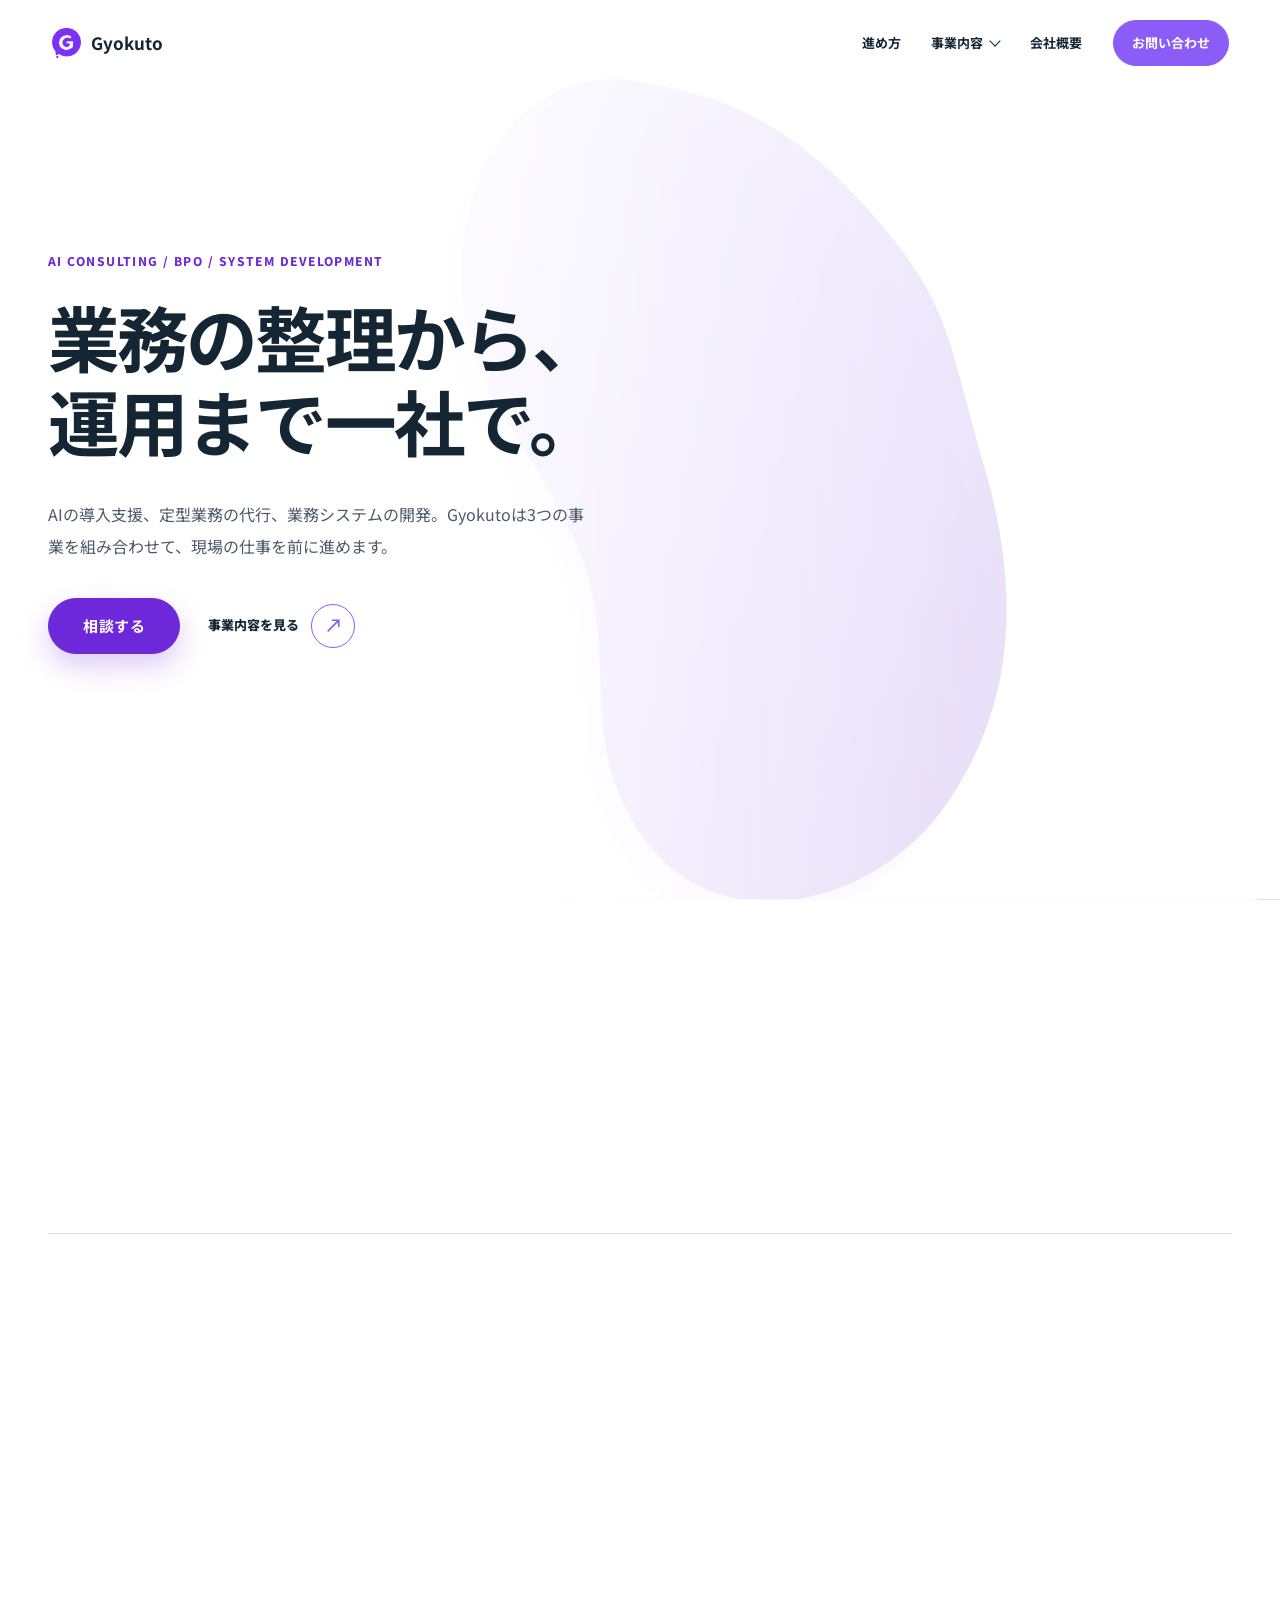
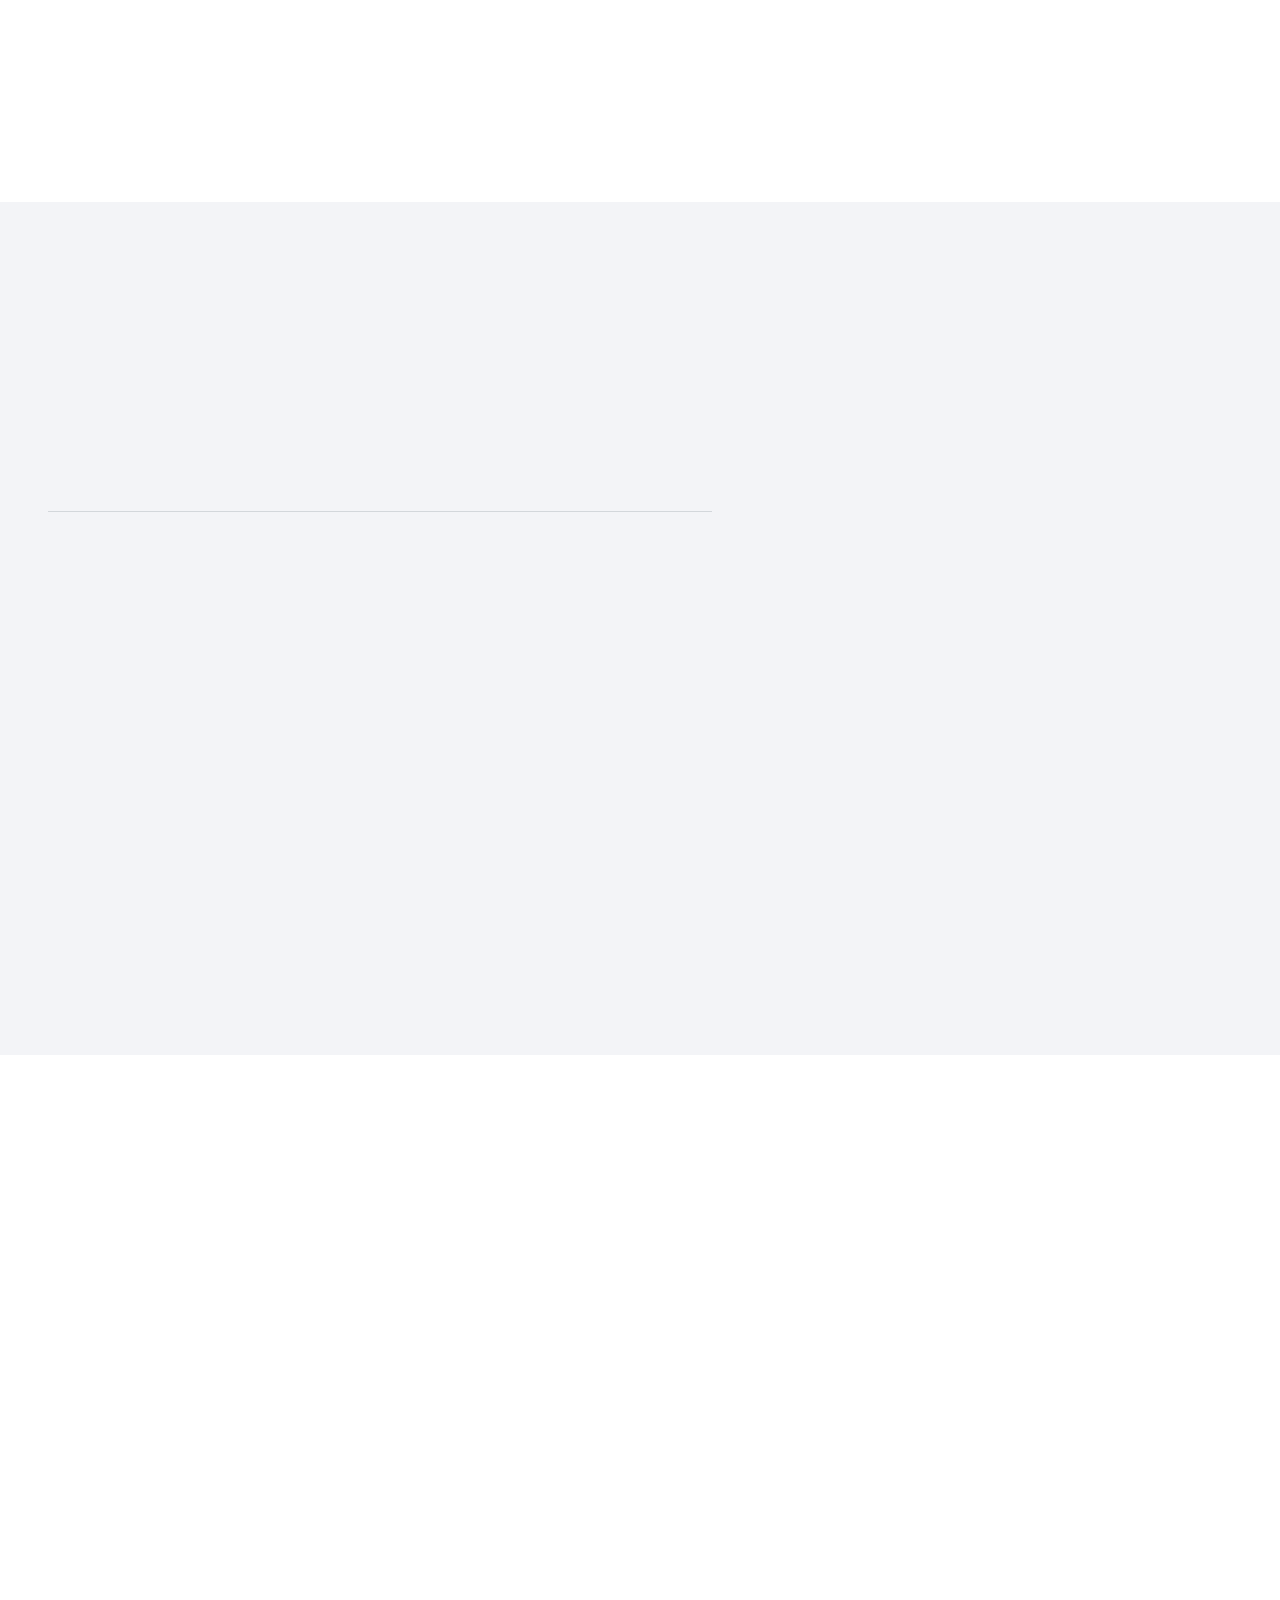
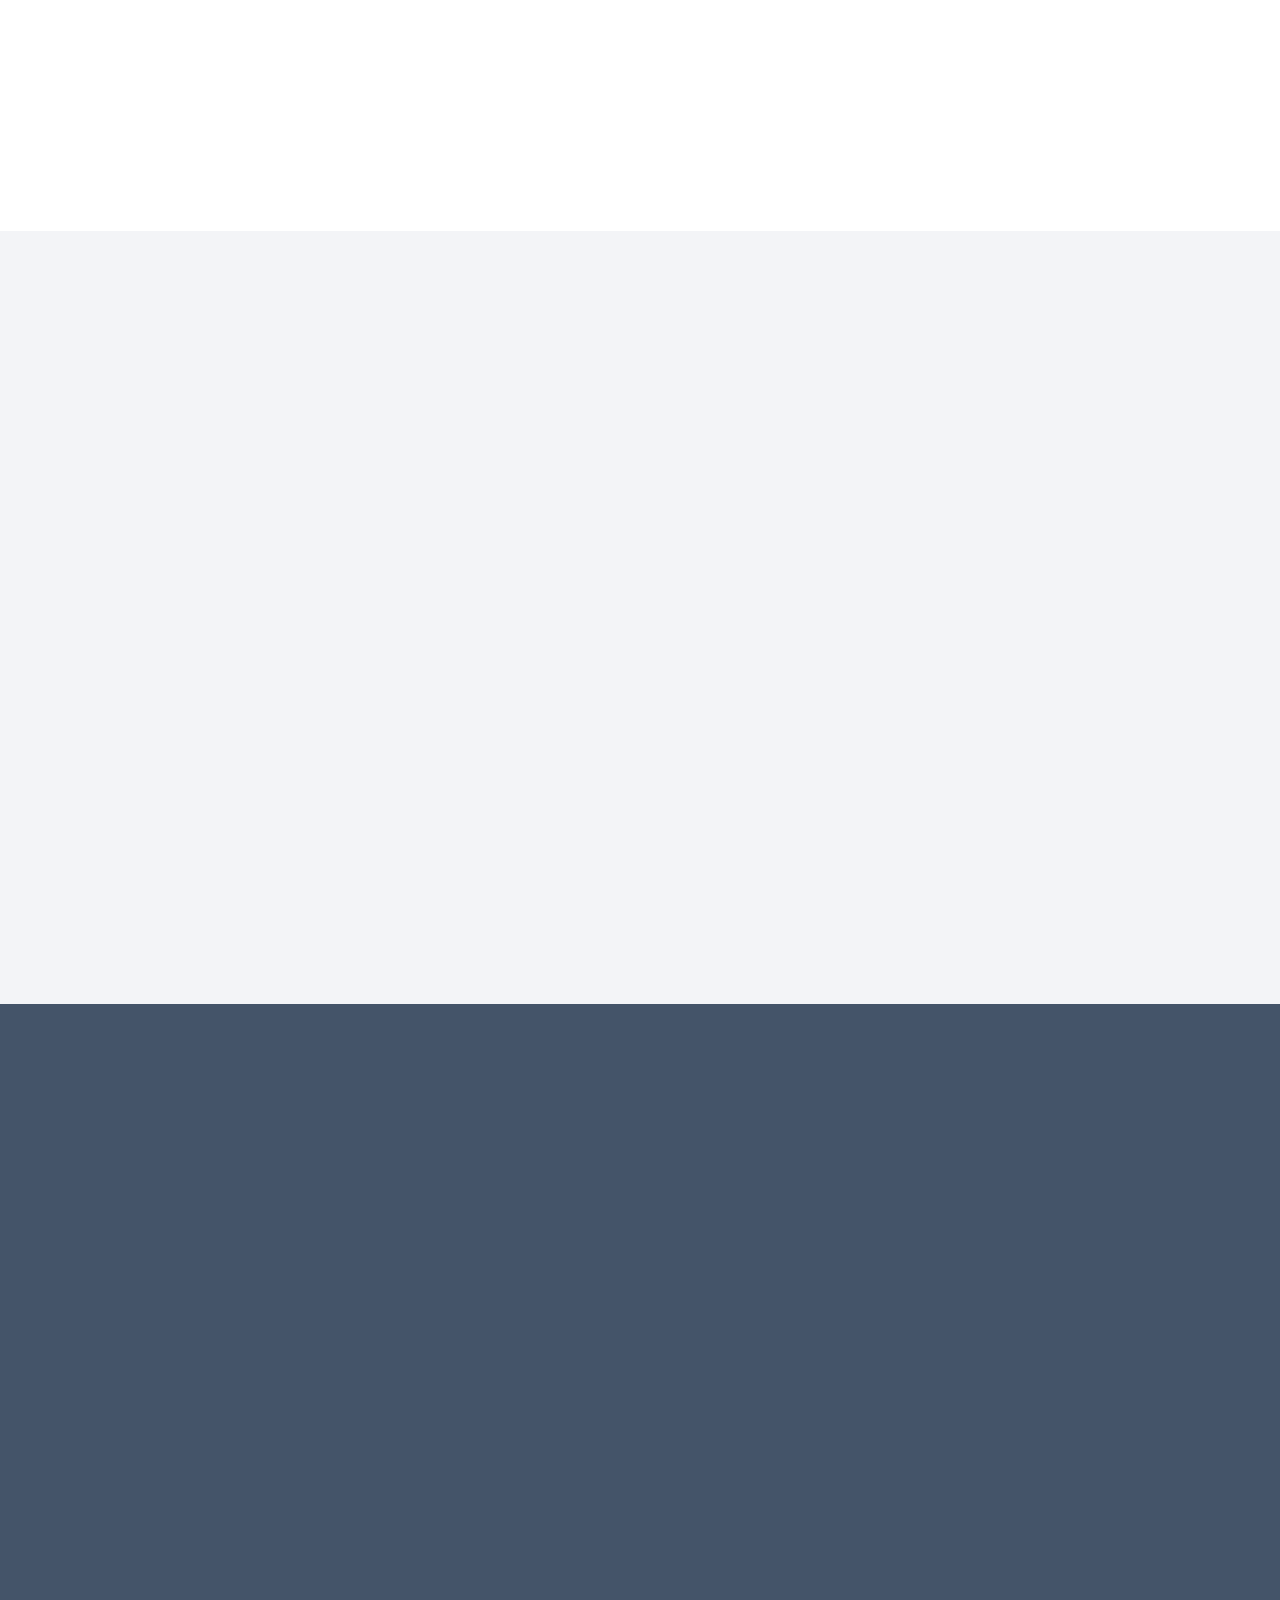
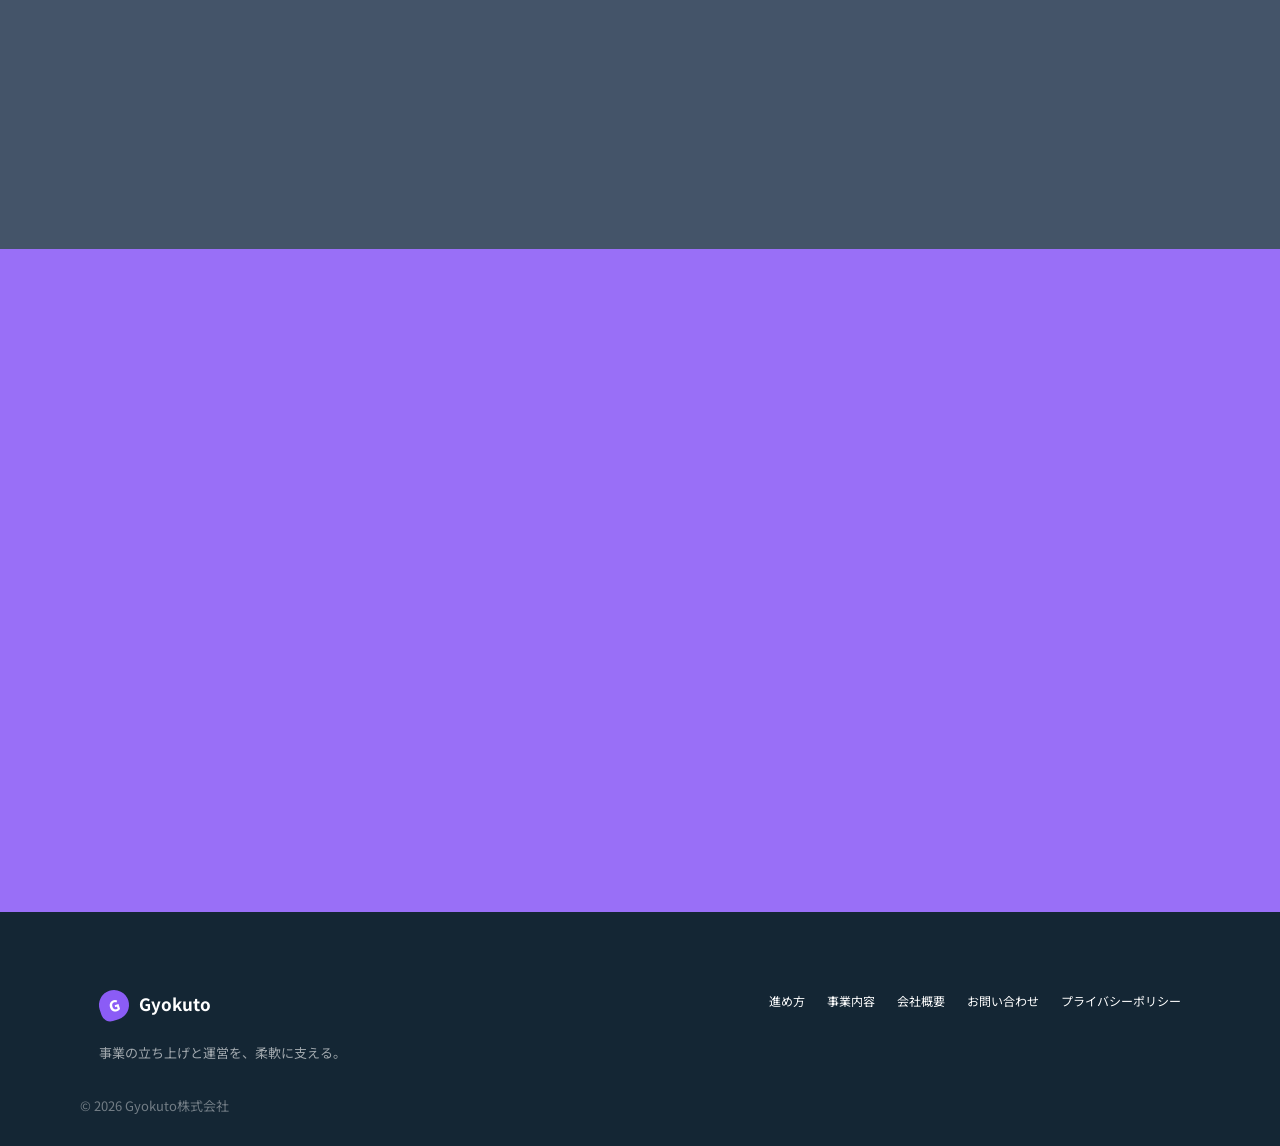
<file: index.html>
<!doctype html>
<html lang="ja">
<head>
  <meta charset="utf-8">
  <meta name="viewport" content="width=device-width, initial-scale=1">
  <title>Gyokuto株式会社 | 事業の立ち上げと運営を支える会社</title>
  <meta name="description" content="Gyokuto株式会社は、AIコンサルティング事業、BPO事業、業務改善・システム開発事業を通じて、事業運営を支援する会社です。">
  <meta property="og:type" content="website">
  <meta property="og:title" content="Gyokuto株式会社">
  <meta property="og:description" content="AIコンサルティング事業、BPO事業、業務改善・システム開発事業を行うGyokuto株式会社の公式サイトです。">
  <meta property="og:url" content="https://corp.gyokuto-inc.com/">
  <meta property="og:image" content="https://corp.gyokuto-inc.com/assets/hero-operations.png">
  <meta name="twitter:card" content="summary_large_image">
  <link rel="canonical" href="https://corp.gyokuto-inc.com/">
  <link rel="icon" type="image/png" href="assets/gyokuto-logo-mark.png">
  <link rel="preconnect" href="https://fonts.googleapis.com">
  <link rel="preconnect" href="https://fonts.gstatic.com" crossorigin>
  <link href="https://fonts.googleapis.com/css2?family=Noto+Sans+JP:wght@400;500;700&display=swap" rel="stylesheet">
  <link rel="stylesheet" href="styles.css?v=20260928-30">
  <script type="application/ld+json">
  {
    "@context": "https://schema.org",
    "@type": "Organization",
    "name": "Gyokuto株式会社",
    "url": "https://corp.gyokuto-inc.com/",
    "email": "customer-support@gyokuto-inc.com",
    "telephone": "+81-3-6821-9245",
    "address": {
      "@type": "PostalAddress",
      "postalCode": "150-0043",
      "addressRegion": "東京都",
      "addressLocality": "渋谷区",
      "streetAddress": "道玄坂1丁目10番8号 渋谷道玄坂東急ビル2F-C",
      "addressCountry": "JP"
    }
  }
  </script>
</head>
<body class="home-page">
  <div class="home-morph-background" data-morph-background aria-hidden="true">
    <svg class="home-morph-background-svg" viewBox="0 0 1400 770" preserveAspectRatio="none" focusable="false">
      <defs>
        <linearGradient id="home-morph-gradient" x1="0" y1="0" x2="1" y2="1">
          <stop offset="0%" stop-color="#c4b5fd"></stop>
          <stop offset="58%" stop-color="#8b5cf6"></stop>
          <stop offset="100%" stop-color="#6d28d9"></stop>
        </linearGradient>
        <filter id="home-morph-soften" x="-20%" y="-20%" width="140%" height="140%">
            <feGaussianBlur stdDeviation="3"></feGaussianBlur>
        </filter>
      </defs>
      <g class="home-morph-shapes" transform="translate(80 0) scale(1.05)">
        <path class="home-morph-shadow" d="M 262.9,252.2 C 210.1,338.2 212.6,487.6 288.8,553.9 C 372.2,626.5 511.2,517.8 620.3,536.3 C 750.6,558.4 860.3,723 987.3,686.5 C 1089,657.3 1168,534.7 1173,429.2 C 1178,313.7 1096,189.1 995.1,130.7 C 852.1,47.07 658.8,78.95 498.1,119.2 C 410.7,141.1 322.6,154.8 262.9,252.2 Z"></path>
        <path class="home-morph-shape" data-morph-path d="M 262.9,252.2 C 210.1,338.2 212.6,487.6 288.8,553.9 C 372.2,626.5 511.2,517.8 620.3,536.3 C 750.6,558.4 860.3,723 987.3,686.5 C 1089,657.3 1168,534.7 1173,429.2 C 1178,313.7 1096,189.1 995.1,130.7 C 852.1,47.07 658.8,78.95 498.1,119.2 C 410.7,141.1 322.6,154.8 262.9,252.2 Z"></path>
      </g>
    </svg>
  </div>
  <header class="site-header home-header">
    <a class="brand home-brand" href="index.html" aria-label="Gyokuto株式会社 トップページ">
      <img class="home-brand-image" src="assets/gyokuto-logo-mark.png" alt="">
      <span>Gyokuto</span>
    </a>
    <button class="nav-toggle home-nav-toggle" type="button" aria-label="メニューを開く" aria-expanded="false">メニュー</button>
    <nav class="site-nav home-nav" aria-label="主要ナビゲーション">
      <a href="#about">進め方</a>
      <div class="nav-business">
        <button class="nav-business-trigger" type="button" aria-expanded="false" aria-controls="business-subnav">
          <span>事業内容</span>
          <span class="nav-business-chevron" aria-hidden="true"></span>
        </button>
        <div class="nav-business-subnav" id="business-subnav">
          <a href="ai-it-consulting.html"><span>AIコンサルティング事業</span><span class="nav-business-arrow" aria-hidden="true">↗</span></a>
          <a href="bpo.html"><span>BPO事業</span><span class="nav-business-arrow" aria-hidden="true">↗</span></a>
          <a href="web-services.html"><span>業務改善・システム開発事業</span><span class="nav-business-arrow" aria-hidden="true">↗</span></a>
        </div>
      </div>
      <a href="company.html">会社概要</a>
      <a class="nav-cta home-nav-cta" href="contact.html">お問い合わせ</a>
    </nav>
  </header>

  <main>
    <section class="home-hero" id="top" data-morph-state="0" aria-labelledby="home-hero-title">
      <div class="home-hero-inner home-container">
        <div class="home-hero-copy">
          <p class="home-kicker hero-reveal" style="--delay: 80ms">AI Consulting / BPO / System Development</p>
          <h1 id="home-hero-title" class="home-title">
            <span class="home-title-line hero-reveal" style="--delay: 180ms">業務の整理から、</span>
            <span class="home-title-line hero-reveal" style="--delay: 260ms">運用まで一社で。</span>
          </h1>
          <p class="home-hero-description hero-reveal" style="--delay: 420ms">AIの導入支援、定型業務の代行、業務システムの開発。Gyokutoは3つの事業を組み合わせて、現場の仕事を前に進めます。</p>
          <div class="home-hero-actions hero-reveal" style="--delay: 540ms">
            <a class="home-button" href="contact.html">相談する</a>
            <a class="home-text-link home-text-link-light" href="#business">事業内容を見る <span class="arrow-button" aria-hidden="true"><svg class="icon-arrow icon-arrow-primary" viewBox="0 0 16 16" focusable="false"><path d="M3 13 13 3M7 3h6v6"></path></svg><svg class="icon-arrow icon-arrow-secondary" viewBox="0 0 16 16" focusable="false"><path d="M3 13 13 3M7 3h6v6"></path></svg></span></a>
          </div>
        </div>
      </div>
    </section>

    <section class="home-section home-business" id="business" data-morph-state="1" aria-labelledby="business-title">
      <div class="home-container">
        <div class="home-section-heading reveal-item">
          <p class="home-section-label">Business</p>
          <span class="home-section-rule" aria-hidden="true"></span>
        </div>
        <div class="home-section-intro">
          <h2 id="business-title" class="home-section-title reveal-item" style="--delay: 80ms">事業内容</h2>
          <p class="home-section-lead reveal-item" style="--delay: 140ms">業務に合わせて、AI・人の手・システムを使い分けます。</p>
        </div>
        <div class="home-business-list">
          <a class="home-business-card reveal-item" style="--delay: 220ms" href="ai-it-consulting.html">
            <span class="home-business-card-index">01</span>
            <span class="home-business-card-content">
              <strong>AIコンサルティング事業</strong>
              <span class="home-business-card-description">社内業務へのAI導入を、対象業務の整理から試作、定着まで支援します。</span>
            </span>
            <ul class="home-business-tags" aria-label="主な業務"><li>議事録・資料作成</li><li>社内ナレッジ検索</li><li>帳票の読み取り</li></ul>
            <span class="home-business-card-arrow arrow-button" aria-hidden="true"><svg class="icon-arrow icon-arrow-primary" viewBox="0 0 16 16" focusable="false"><path d="M3 13 13 3M7 3h6v6"></path></svg><svg class="icon-arrow icon-arrow-secondary" viewBox="0 0 16 16" focusable="false"><path d="M3 13 13 3M7 3h6v6"></path></svg></span>
          </a>
          <a class="home-business-card reveal-item" style="--delay: 300ms" href="bpo.html">
            <span class="home-business-card-index">02</span>
            <span class="home-business-card-content">
              <strong>BPO事業</strong>
              <span class="home-business-card-description">入力・集計、書類の作成、リスト作成、確認作業など、手順が決まっている業務を幅広くお引き受けします。</span>
            </span>
            <ul class="home-business-tags" aria-label="主な業務"><li>入力・集計</li><li>書類・資料作成</li><li>チェック・確認</li></ul>
            <span class="home-business-card-arrow arrow-button" aria-hidden="true"><svg class="icon-arrow icon-arrow-primary" viewBox="0 0 16 16" focusable="false"><path d="M3 13 13 3M7 3h6v6"></path></svg><svg class="icon-arrow icon-arrow-secondary" viewBox="0 0 16 16" focusable="false"><path d="M3 13 13 3M7 3h6v6"></path></svg></span>
          </a>
          <a class="home-business-card reveal-item" style="--delay: 380ms" href="web-services.html">
            <span class="home-business-card-index">03</span>
            <span class="home-business-card-content">
              <strong>業務改善・システム開発事業</strong>
              <span class="home-business-card-description">業務の整理から、Webサービス・業務システムのスクラッチ開発、導入後の保守まで支援します。</span>
            </span>
            <ul class="home-business-tags" aria-label="主な業務"><li>業務システム開発</li><li>Excel業務の自動化</li><li>保守・運用</li></ul>
            <span class="home-business-card-arrow arrow-button" aria-hidden="true"><svg class="icon-arrow icon-arrow-primary" viewBox="0 0 16 16" focusable="false"><path d="M3 13 13 3M7 3h6v6"></path></svg><svg class="icon-arrow icon-arrow-secondary" viewBox="0 0 16 16" focusable="false"><path d="M3 13 13 3M7 3h6v6"></path></svg></span>
          </a>
        </div>
      </div>
    </section>

    <section class="home-section home-about home-approach" id="about" data-morph-state="2" aria-labelledby="about-title">
      <div class="home-container">
        <div class="home-section-heading reveal-item">
          <p class="home-section-label">Approach</p>
          <span class="home-section-rule" aria-hidden="true"></span>
        </div>
        <div class="home-approach-grid">
          <div class="home-approach-body">
            <h2 id="about-title" class="home-section-title reveal-item" style="--delay: 80ms">Gyokutoの進め方</h2>
            <ol class="home-approach-list">
              <li class="reveal-item" style="--delay: 140ms">
                <span class="home-approach-index">01</span>
                <div>
                  <h3>業務の整理から始めます</h3>
                  <p>いきなりツールを入れたり開発したりせず、今の手順と困りごとを確認してから進め方を決めます。</p>
                </div>
              </li>
              <li class="reveal-item" style="--delay: 200ms">
                <span class="home-approach-index">02</span>
                <div>
                  <h3>小さく試してから広げます</h3>
                  <p>一部の業務や試作から始め、効果を確かめたうえで範囲を広げられます。</p>
                </div>
              </li>
              <li class="reveal-item" style="--delay: 260ms">
                <span class="home-approach-index">03</span>
                <div>
                  <h3>手段を決めつけません</h3>
                  <p>AI、業務代行、システム開発を一社で扱うため、業務に合った方法を選べます。AIを使わない方がよい場合は、そうご提案します。</p>
                </div>
              </li>
            </ol>
          </div>
        <div class="home-about-cube home-pink-cube reveal-item" data-pink-cube aria-hidden="true" style="--delay: 240ms">
          <svg viewBox="54 40 156 166" focusable="false">
            <defs>
              <g id="home-pink-cube-unit" class="home-cube-unit">
                <rect width="21" height="24" fill="var(--cube-light)" stroke="var(--cube-stroke)" transform="skewY(30)"></rect>
                <rect width="21" height="24" fill="var(--cube-dark)" stroke="var(--cube-stroke)" transform="skewY(-30) translate(21 24.3)"></rect>
                <rect width="21" height="21" fill="var(--cube-main)" stroke="var(--cube-stroke)" transform="scale(1.41,.81) rotate(45) translate(0 -21)"></rect>
              </g>
            </defs>
            <line class="home-cube-guide" x1="80" x2="100" y1="150" y2="150"></line>
            <line class="home-cube-guide" x1="186" x2="204" y1="90" y2="90"></line>
            <line class="home-cube-guide" x1="115" x2="115" y1="75" y2="85"></line>
            <use href="#home-pink-cube-unit" x="121" y="112"></use>
            <use href="#home-pink-cube-unit" x="100" y="124"></use>
            <use href="#home-pink-cube-unit" x="142" y="124"></use>
            <use href="#home-pink-cube-unit" x="121" y="136"></use>
            <use class="home-cube-left" href="#home-pink-cube-unit" x="79" y="136"></use>
            <use class="home-cube-right" href="#home-pink-cube-unit" x="163" y="136"></use>
            <use href="#home-pink-cube-unit" x="142" y="148"></use>
            <use href="#home-pink-cube-unit" x="100" y="148"></use>
            <use href="#home-pink-cube-unit" x="121" y="160"></use>
            <use href="#home-pink-cube-unit" x="121" y="88"></use>
            <use href="#home-pink-cube-unit" x="100" y="100"></use>
            <use href="#home-pink-cube-unit" x="142" y="100"></use>
            <use href="#home-pink-cube-unit" x="121" y="112"></use>
            <use href="#home-pink-cube-unit" x="79" y="112"></use>
            <use class="home-cube-right" href="#home-pink-cube-unit" x="163" y="112"></use>
            <use href="#home-pink-cube-unit" x="142" y="124"></use>
            <use href="#home-pink-cube-unit" x="100" y="124"></use>
            <use href="#home-pink-cube-unit" x="121" y="136"></use>
            <use href="#home-pink-cube-unit" x="121" y="64"></use>
            <use class="home-cube-left" href="#home-pink-cube-unit" x="100" y="76"></use>
            <use href="#home-pink-cube-unit" x="142" y="76"></use>
            <use href="#home-pink-cube-unit" x="121" y="88"></use>
            <use href="#home-pink-cube-unit" x="79" y="88"></use>
            <use class="home-cube-right" href="#home-pink-cube-unit" x="163" y="88"></use>
            <use href="#home-pink-cube-unit" x="142" y="100"></use>
            <use href="#home-pink-cube-unit" x="100" y="100"></use>
            <use href="#home-pink-cube-unit" x="121" y="112"></use>
          </svg>
        </div>
        </div>
      </div>
    </section>

    <section class="home-section home-process" id="process" data-morph-state="2" aria-labelledby="process-title">
      <div class="home-container">
        <div class="home-section-heading reveal-item">
          <p class="home-section-label">Process</p>
          <span class="home-section-rule" aria-hidden="true"></span>
        </div>
        <div class="home-section-intro">
          <h2 id="process-title" class="home-section-title reveal-item" style="--delay: 80ms">ご相談の流れ</h2>
        </div>
        <ol class="home-process-list">
          <li class="reveal-item" style="--delay: 200ms"><span>01</span><h3>お問い合わせ</h3><p>対象の業務と、今の困りごとをお知らせください。</p></li>
          <li class="reveal-item" style="--delay: 260ms"><span>02</span><h3>業務の確認</h3><p>担当者へのヒアリングと資料の確認で、お任せいただく範囲を決めます。</p></li>
          <li class="reveal-item" style="--delay: 320ms"><span>03</span><h3>お見積り</h3><p>作業の範囲と成果物をもとに、お見積りします。</p></li>
          <li class="reveal-item" style="--delay: 380ms"><span>04</span><h3>試行・開始</h3><p>小さな単位で始め、結果を見ながら進め方を調整します。</p></li>
        </ol>
        <div class="home-process-cta reveal-item">
          <p>対象の業務が決まっていなくても大丈夫です。</p>
          <a class="home-button" href="contact.html">相談する</a>
        </div>
      </div>
    </section>

    <section class="home-section home-cases" id="cases" data-morph-state="3" aria-labelledby="cases-title">
      <div class="home-container">
        <div class="home-section-heading reveal-item">
          <p class="home-section-label">Case</p>
          <span class="home-section-rule" aria-hidden="true"></span>
        </div>
        <div class="home-section-intro">
          <h2 id="cases-title" class="home-section-title reveal-item" style="--delay: 80ms">支援事例</h2>
        </div>
        <div class="home-case-list">
          <article class="home-case reveal-item" style="--delay: 160ms">
            <p class="home-case-tag">業務改善・システム開発</p>
            <h3>新規事業の立ち上げ支援</h3>
            <p>不動産・SaaS関連の新規事業に対して、市場調査から事業仮説の整理、MVP構築、PoCの設計・実施まで支援しました。</p>
          </article>
          <article class="home-case reveal-item" style="--delay: 240ms">
            <p class="home-case-tag">業務改善・システム開発</p>
            <h3>社内データ活用基盤の構築</h3>
            <p>社内に分散したデータを蓄積し、秘匿データをマスキングしたうえで自然言語検索を可能にしました。属人化したナレッジの共有を支援しました。</p>
          </article>
        </div>
        <a class="home-circle-link home-cases-more reveal-item" href="web-services.html" aria-label="事例を詳しく見る">
          <span class="home-circle-arrow arrow-button" aria-hidden="true"><svg class="icon-arrow icon-arrow-primary" viewBox="0 0 16 16" focusable="false"><path d="M3 13 13 3M7 3h6v6"></path></svg><svg class="icon-arrow icon-arrow-secondary" viewBox="0 0 16 16" focusable="false"><path d="M3 13 13 3M7 3h6v6"></path></svg></span>
          <span>事例を詳しく見る</span>
        </a>
      </div>
    </section>

    <section class="home-section home-information" id="information" data-morph-state="3" aria-labelledby="information-title">
      <div class="home-container home-information-grid">
        <div class="home-information-company reveal-item">
          <p class="home-section-label">Company</p>
          <h2 id="information-title" class="home-section-title">会社情報</h2>
          <dl class="home-company-facts">
            <div><dt>会社名</dt><dd>Gyokuto株式会社</dd></div>
            <div><dt>所在地</dt><dd>東京都渋谷区道玄坂1丁目10番8号<br>渋谷道玄坂東急ビル2F-C</dd></div>
            <div><dt>事業内容</dt><dd>AIコンサルティング事業<br>BPO事業<br>業務改善・システム開発事業</dd></div>
          </dl>
          <a class="home-circle-link home-circle-link-dark" href="company.html" aria-label="会社概要を見る">
            <span class="home-circle-arrow arrow-button" aria-hidden="true"><svg class="icon-arrow icon-arrow-primary" viewBox="0 0 16 16" focusable="false"><path d="M3 13 13 3M7 3h6v6"></path></svg><svg class="icon-arrow icon-arrow-secondary" viewBox="0 0 16 16" focusable="false"><path d="M3 13 13 3M7 3h6v6"></path></svg></span>
            <span>会社概要を見る</span>
          </a>
        </div>
        <div class="home-company-animation reveal-item" style="--delay: 140ms" aria-hidden="true">
          <svg class="home-company-block-animation" viewBox="220 80 260 140" role="presentation" focusable="false">
            <defs>
              <g id="home-company-block">
                <path class="home-company-block-left" style="fill:#6d28d9" d="M0.112,26.271l25.032,12.485V25.164L0.112,12.68V26.271z"></path>
                <path class="home-company-block-right" style="fill:#8b5cf6" d="M25.144,38.756l25.033-12.482H50.12V12.708L24.144,25.164V38.756z"></path>
                <path class="home-company-block-top" style="fill:#c4b5fd" d="M50.12,12.708l0.056-0.026L25.144,0.223L0.112,12.68l25.031,12.484L49.12,12.718z"></path>
              </g>
            </defs>
            <rect width="100%" height="100%" fill="transparent"></rect>
            <g class="home-company-block-field">
              <use href="#home-company-block" transform="translate(307.5 105.75)">
                <animate attributeName="y" begin="mouseover" restart="whenNotActive" dur="2s" calcMode="spline"
                  keySplines="0 .85 .5065 1; .5115 0 1 .2585; 0 .325 .2522 1; .5065 0 1 .5324; 0 0 .46 1; 0 0 .58 1; 0 0 .68 1; 0 0 .77 1; 0 0 .88 1; 0 0 .99 1; 0 0 .998 1; 0 0 1 1"
                  values="0; -40; 0; 14; 0; -6; 0; 4; 0; -2.5; 0; 1; 0"
                  keyTimes="0; 0.4264; 0.6137; 0.6254; 0.6733; 0.74332; 0.7759; 0.8252; 0.8694; 0.9220; 0.9677; 0.9755; 1" />
              </use>
              <use href="#home-company-block" transform="translate(355.65 107.8)">
                <animate attributeName="y" begin="mouseover" restart="whenNotActive" dur="2s" calcMode="spline"
                  keySplines="0 .85 .5065 1; .5115 0 1 .2585; 0 .325 .2522 1; .5065 0 1 .5324; 0 0 .46 1; 0 0 .58 1; 0 0 .68 1; 0 0 .77 1; 0 0 .88 1; 0 0 .99 1; 0 0 .998 1; 0 0 1 1"
                  values="0; -40; 0; 14; 0; -6; 0; 4; 0; -2.5; 0; 1; 0"
                  keyTimes="0; 0.4264; 0.6137; 0.6254; 0.6733; 0.74332; 0.7759; 0.8252; 0.8694; 0.9220; 0.9677; 0.9755; 1" />
              </use>
              <use href="#home-company-block" transform="translate(285.5 117)">
                <animate attributeName="y" begin="mouseover" restart="whenNotActive" dur="2s" calcMode="spline"
                  keySplines="0 .85 .5065 1; .5115 0 1 .2585; 0 .325 .2522 1; .5065 0 1 .5324; 0 0 .46 1; 0 0 .58 1; 0 0 .68 1; 0 0 .77 1; 0 0 .88 1; 0 0 .99 1; 0 0 .998 1; 0 0 1 1"
                  values="0; -40; 0; 14; 0; -6; 0; 4; 0; -2.5; 0; 1; 0"
                  keyTimes="0; 0.4264; 0.6137; 0.6254; 0.6733; 0.74332; 0.7759; 0.8252; 0.8694; 0.9220; 0.9677; 0.9755; 1" />
              </use>
              <use href="#home-company-block" transform="translate(236.5 116.5)">
                <animate attributeName="y" begin="mouseover" restart="whenNotActive" dur="2s" calcMode="spline"
                  keySplines="0 .85 .5065 1; .5115 0 1 .2585; 0 .325 .2522 1; .5065 0 1 .5324; 0 0 .46 1; 0 0 .58 1; 0 0 .68 1; 0 0 .77 1; 0 0 .88 1; 0 0 .99 1; 0 0 .998 1; 0 0 1 1"
                  values="0; -40; 0; 14; 0; -6; 0; 4; 0; -2.5; 0; 1; 0"
                  keyTimes="0; 0.4264; 0.6137; 0.6254; 0.6733; 0.74332; 0.7759; 0.8252; 0.8694; 0.9220; 0.9677; 0.9755; 1" />
              </use>
              <use href="#home-company-block" transform="translate(329.8 119.95)">
                <animate attributeName="y" begin="mouseover" restart="whenNotActive" dur="2s" calcMode="spline"
                  keySplines="0 .85 .5065 1; .5115 0 1 .2585; 0 .325 .2522 1; .5065 0 1 .5324; 0 0 .46 1; 0 0 .58 1; 0 0 .68 1; 0 0 .77 1; 0 0 .88 1; 0 0 .99 1; 0 0 .998 1; 0 0 1 1"
                  values="0; -40; 0; 14; 0; -6; 0; 4; 0; -2.5; 0; 1; 0"
                  keyTimes="0; 0.4264; 0.6137; 0.6254; 0.6733; 0.74332; 0.7759; 0.8252; 0.8694; 0.9220; 0.9677; 0.9755; 1" />
              </use>
              <use href="#home-company-block" transform="translate(261.8 128.95)">
                <animate attributeName="y" begin="mouseover" restart="whenNotActive" dur="2s" calcMode="spline"
                  keySplines="0 .85 .5065 1; .5115 0 1 .2585; 0 .325 .2522 1; .5065 0 1 .5324; 0 0 .46 1; 0 0 .58 1; 0 0 .68 1; 0 0 .77 1; 0 0 .88 1; 0 0 .99 1; 0 0 .998 1; 0 0 1 1"
                  values="0; -40; 0; 14; 0; -6; 0; 4; 0; -2.5; 0; 1; 0"
                  keyTimes="0; 0.4264; 0.6137; 0.6254; 0.6733; 0.74332; 0.7759; 0.8252; 0.8694; 0.9220; 0.9677; 0.9755; 1" />
              </use>
              <use href="#home-company-block" transform="translate(355 131.95)">
                <animate attributeName="y" begin="mouseover" restart="whenNotActive" dur="2s" calcMode="spline"
                  keySplines="0 .85 .5065 1; .5115 0 1 .2585; 0 .325 .2522 1; .5065 0 1 .5324; 0 0 .46 1; 0 0 .58 1; 0 0 .68 1; 0 0 .77 1; 0 0 .88 1; 0 0 .99 1; 0 0 .998 1; 0 0 1 1"
                  values="0; -40; 0; 14; 0; -6; 0; 4; 0; -2.5; 0; 1; 0"
                  keyTimes="0; 0.4264; 0.6137; 0.6254; 0.6733; 0.74332; 0.7759; 0.8252; 0.8694; 0.9220; 0.9677; 0.9755; 1" />
              </use>
              <use href="#home-company-block" transform="translate(380 144)">
                <animate attributeName="y" begin="mouseover" restart="whenNotActive" dur="2s" calcMode="spline"
                  keySplines="0 .85 .5065 1; .5115 0 1 .2585; 0 .325 .2522 1; .5065 0 1 .5324; 0 0 .46 1; 0 0 .58 1; 0 0 .68 1; 0 0 .77 1; 0 0 .88 1; 0 0 .99 1; 0 0 .998 1; 0 0 1 1"
                  values="0; -40; 0; 14; 0; -6; 0; 4; 0; -2.5; 0; 1; 0"
                  keyTimes="0; 0.4264; 0.6137; 0.6254; 0.6733; 0.74332; 0.7759; 0.8252; 0.8694; 0.9220; 0.9677; 0.9755; 1" />
              </use>
            </g>
          </svg>
        </div>
      </div>
    </section>

    <section class="home-contact" id="contact" data-morph-state="4" aria-labelledby="contact-title">
      <div class="home-container home-contact-inner">
        <p class="home-section-label home-section-label-light reveal-item">Contact</p>
        <h2 id="contact-title" class="home-contact-title reveal-item" style="--delay: 100ms">まずは、今の業務を<br>お聞かせください。</h2>
        <div class="home-contact-bottom reveal-item" style="--delay: 220ms">
          <p>一部の業務だけ、相談だけでも構いません。対象の業務と困りごとをお知らせいただければ、進め方をご案内します。</p>
          <div class="home-contact-actions">
            <a class="home-button home-button-light" href="contact.html">お問い合わせフォームへ</a>
            <a class="home-contact-mail" href="mailto:customer-support@gyokuto-inc.com">customer-support@gyokuto-inc.com</a>
          </div>
        </div>
      </div>
    </section>
  </main>

  <footer class="site-footer home-footer">
    <div class="home-container home-footer-inner">
      <div>
        <a class="brand home-footer-brand" href="index.html"><span class="home-brand-mark" aria-hidden="true">G</span><span>Gyokuto</span></a>
        <p>事業の立ち上げと運営を、柔軟に支える。</p>
      </div>
      <nav class="footer-nav home-footer-nav" aria-label="フッターナビゲーション">
        <a href="#about">進め方</a>
        <a href="#business">事業内容</a>
        <a href="company.html">会社概要</a>
        <a href="contact.html">お問い合わせ</a>
        <a href="privacy.html">プライバシーポリシー</a>
      </nav>
    </div>
    <p class="copyright home-copyright">&copy; 2026 Gyokuto株式会社</p>
  </footer>
  <script src="script.js?v=20260928-30"></script>
</body>
</html>
</file>
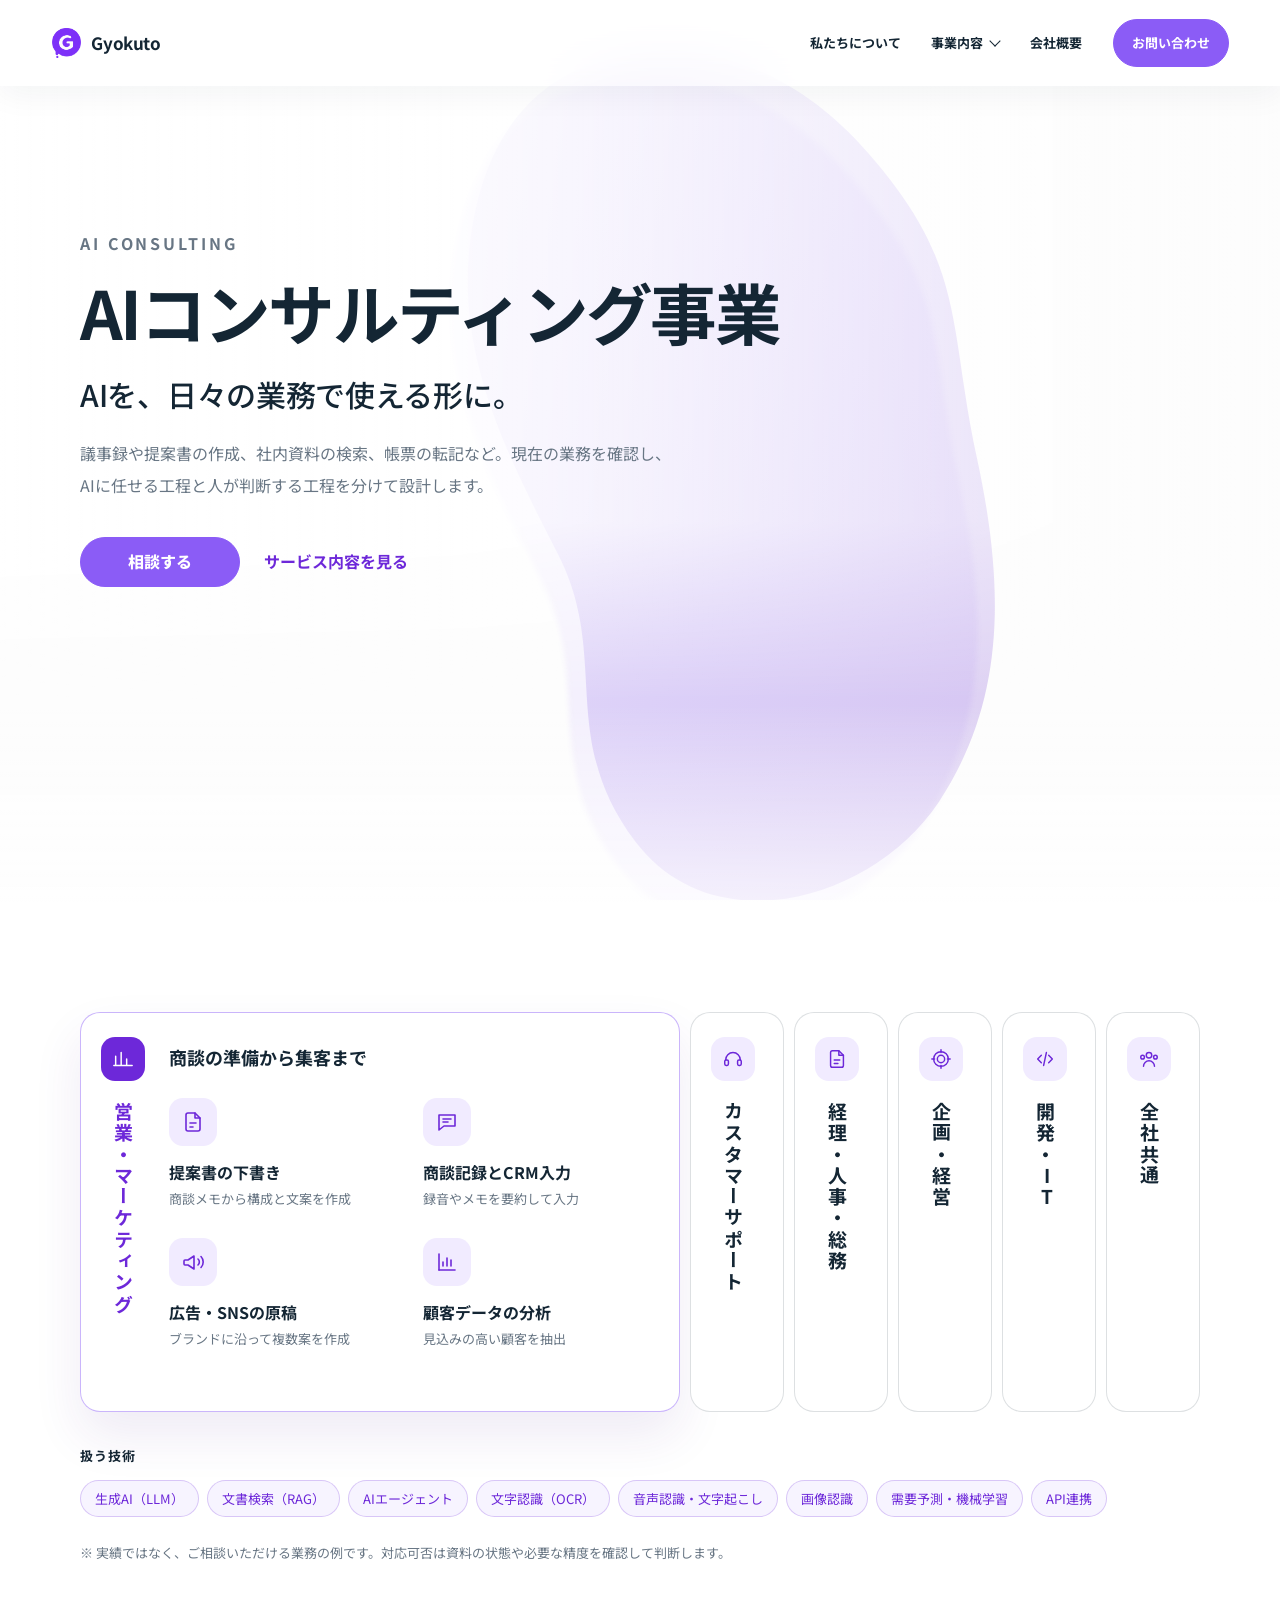
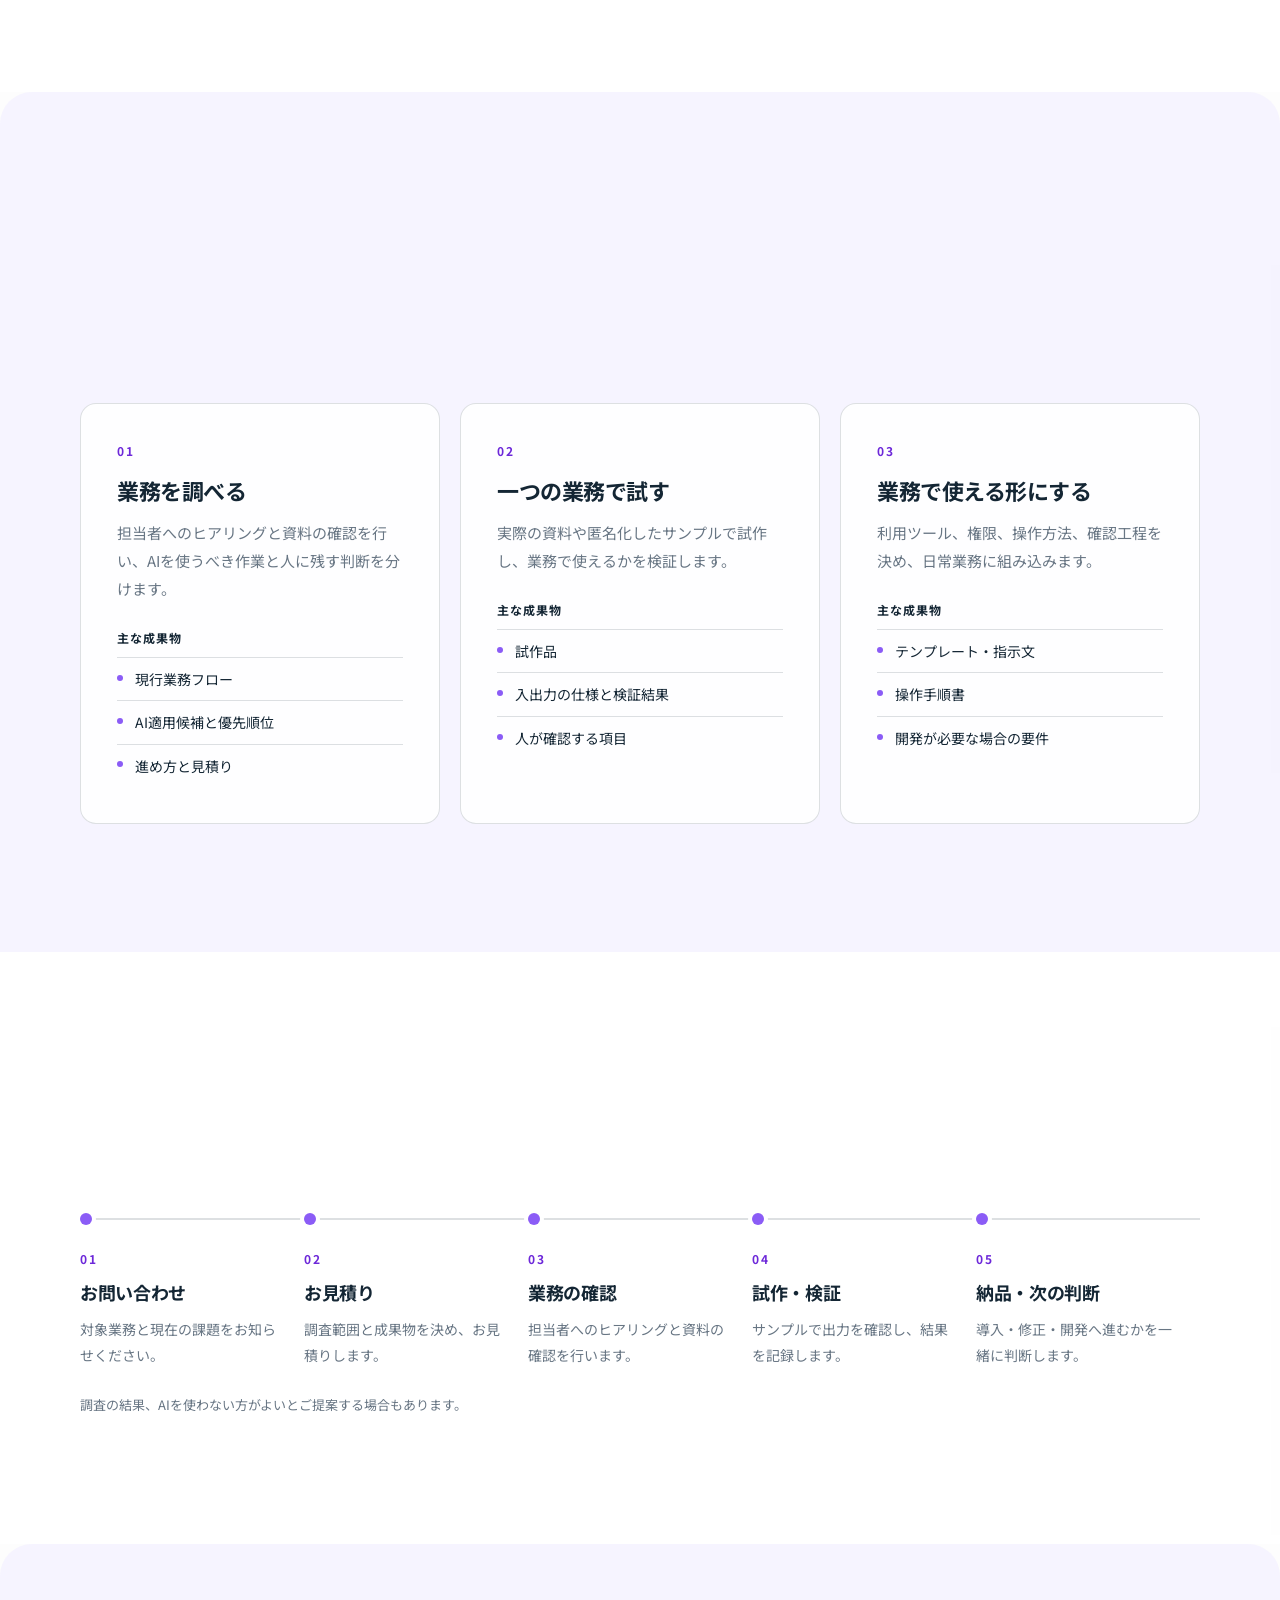
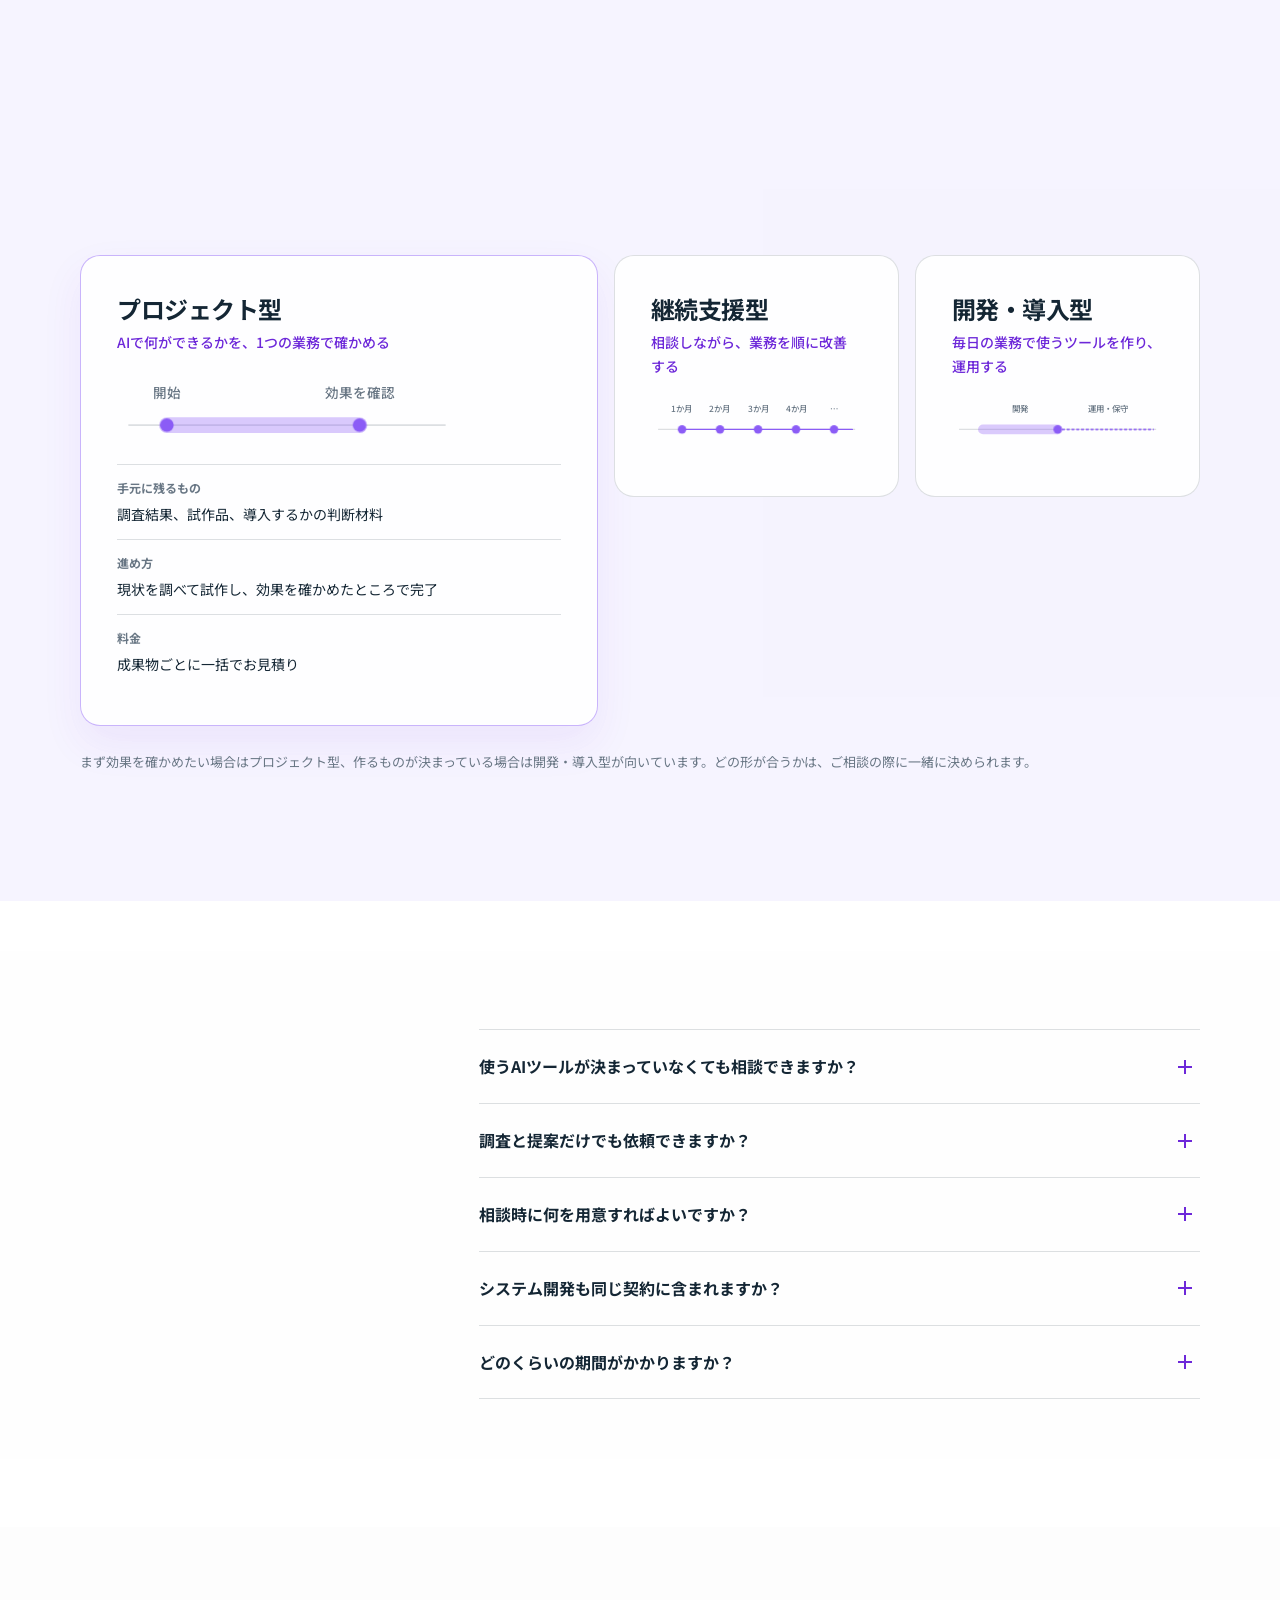
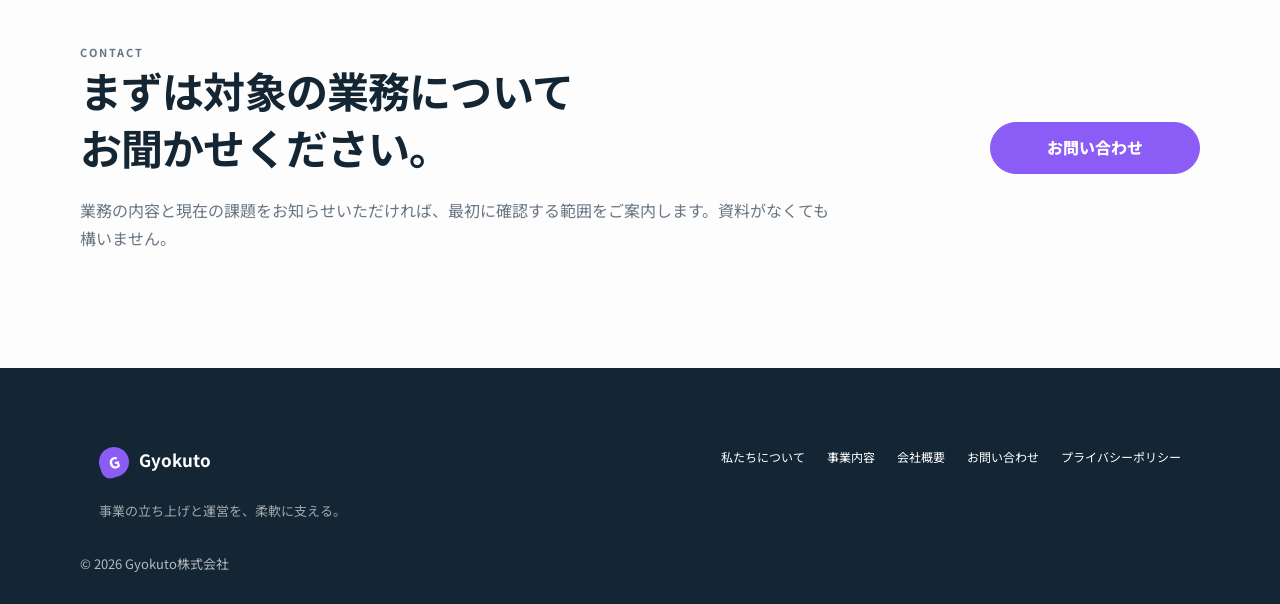
<file: ai-it-consulting.html>
<!doctype html>
<html lang="ja">
<head>
  <meta charset="utf-8">
  <meta name="viewport" content="width=device-width, initial-scale=1">
  <title>AIコンサルティング事業 | Gyokuto株式会社</title>
  <meta name="description" content="Gyokuto株式会社のAIコンサルティング事業。現在の作業手順、資料、完成物、確認者を確認し、AIに任せる工程と人が判断する工程を分けて設計します。">
  <meta property="og:type" content="website">
  <meta property="og:title" content="AIコンサルティング事業 | Gyokuto株式会社">
  <meta property="og:description" content="現在の作業手順、資料、完成物、確認者を確認し、AIに任せる工程と人が判断する工程を分けて設計します。">
  <meta property="og:url" content="https://corp.gyokuto-inc.com/ai-it-consulting.html">
  <meta property="og:image" content="https://corp.gyokuto-inc.com/assets/hero-operations.png">
  <link rel="canonical" href="https://corp.gyokuto-inc.com/ai-it-consulting.html">
  <link rel="icon" type="image/png" href="assets/gyokuto-logo-mark.png">
  <link rel="preconnect" href="https://fonts.googleapis.com">
  <link rel="preconnect" href="https://fonts.gstatic.com" crossorigin>
  <link href="https://fonts.googleapis.com/css2?family=Noto+Sans+JP:wght@400;500;700&display=swap" rel="stylesheet">
  <link rel="stylesheet" href="styles.css?v=20260929-1">
</head>
<body class="inner-page service-detail-page ai-consulting-page">
  <div class="home-morph-background" data-morph-background aria-hidden="true">
    <svg class="home-morph-background-svg" viewBox="0 0 1400 770" preserveAspectRatio="none" focusable="false">
      <defs>
        <linearGradient id="home-morph-gradient" x1="0" y1="0" x2="1" y2="1">
          <stop offset="0%" stop-color="#c4b5fd"></stop>
          <stop offset="58%" stop-color="#8b5cf6"></stop>
          <stop offset="100%" stop-color="#6d28d9"></stop>
        </linearGradient>
        <filter id="home-morph-soften" x="-20%" y="-20%" width="140%" height="140%">
          <feGaussianBlur stdDeviation="3"></feGaussianBlur>
        </filter>
      </defs>
      <g class="home-morph-shapes" transform="translate(80 0) scale(1.05)">
        <path class="home-morph-shadow" d="M 262.9,252.2 C 210.1,338.2 212.6,487.6 288.8,553.9 C 372.2,626.5 511.2,517.8 620.3,536.3 C 750.6,558.4 860.3,723 987.3,686.5 C 1089,657.3 1168,534.7 1173,429.2 C 1178,313.7 1096,189.1 995.1,130.7 C 852.1,47.07 658.8,78.95 498.1,119.2 C 410.7,141.1 322.6,154.8 262.9,252.2 Z"></path>
        <path class="home-morph-shape" data-morph-path d="M 262.9,252.2 C 210.1,338.2 212.6,487.6 288.8,553.9 C 372.2,626.5 511.2,517.8 620.3,536.3 C 750.6,558.4 860.3,723 987.3,686.5 C 1089,657.3 1168,534.7 1173,429.2 C 1178,313.7 1096,189.1 995.1,130.7 C 852.1,47.07 658.8,78.95 498.1,119.2 C 410.7,141.1 322.6,154.8 262.9,252.2 Z"></path>
      </g>
    </svg>
  </div>
  <header class="site-header home-header">
    <a class="brand home-brand" href="index.html" aria-label="Gyokuto株式会社 トップページ">
      <img class="home-brand-image" src="assets/gyokuto-logo-mark.png" alt="">
      <span>Gyokuto</span>
    </a>
    <button class="nav-toggle home-nav-toggle" type="button" aria-label="メニューを開く" aria-expanded="false">メニュー</button>
    <nav class="site-nav home-nav" aria-label="主要ナビゲーション">
      <a href="index.html#about">私たちについて</a>
      <div class="nav-business">
        <button class="nav-business-trigger" type="button" aria-expanded="false" aria-controls="business-subnav">
          <span>事業内容</span>
          <span class="nav-business-chevron" aria-hidden="true"></span>
        </button>
        <div class="nav-business-subnav" id="business-subnav">
          <a href="ai-it-consulting.html"><span>AIコンサルティング事業</span><span class="nav-business-arrow" aria-hidden="true">↗</span></a>
          <a href="bpo.html"><span>BPO事業</span><span class="nav-business-arrow" aria-hidden="true">↗</span></a>
          <a href="web-services.html"><span>業務改善・システム開発事業</span><span class="nav-business-arrow" aria-hidden="true">↗</span></a>
        </div>
      </div>
      <a href="company.html">会社概要</a>
      <a class="nav-cta home-nav-cta" href="contact.html">お問い合わせ</a>
    </nav>
  </header>
  <main>
    <section class="page-hero ai-hero" data-morph-state="0">
      <div class="container">
        <p class="eyebrow">AI CONSULTING</p>
        <h1><span class="title-keep">AIコンサルティング</span><span class="title-keep">事業</span></h1>
        <p class="ai-hero-lead">AIを、日々の業務で<br class="ai-sp-only">使える形に。</p>
        <p>議事録や提案書の作成、社内資料の検索、帳票の転記など。現在の業務を確認し、AIに任せる工程と人が判断する工程を分けて設計します。</p>
        <div class="ai-hero-actions">
          <a class="button primary" href="contact.html">相談する</a>
          <a class="text-link" href="#ai-services">サービス内容を見る</a>
        </div>
      </div>
    </section>

    <section id="ai-examples" class="section ai-examples" data-morph-state="1">
      <div class="container">
        <div class="section-heading ai-heading">
          <p class="eyebrow">USE CASES</p>
          <h2>AIで効率化できる業務</h2>
          <p>部署ごとの代表的な例です。ここにない業務も、まずはご相談ください。</p>
        </div>
        <div class="ai-bands" data-ai-bands>
          <article class="ai-band is-open" tabindex="0" aria-expanded="true">
            <div class="ai-band-spine"><span class="ai-band-icon" aria-hidden="true"><svg viewBox="0 0 24 24" fill="none" stroke="currentColor" stroke-width="1.6" stroke-linecap="round" stroke-linejoin="round"><path d="M4 19V9M10 19V5M16 19v-7M22 19H2"/></svg></span><h3>営業・マーケティング</h3></div>
            <div class="ai-band-body">
              <div class="ai-band-inner">
                <p class="ai-band-lead">商談の準備から集客まで</p>
                <ul class="ai-band-list">
                  <li><span class="ai-band-item-icon" aria-hidden="true"><svg viewBox="0 0 24 24" fill="none" stroke="currentColor" stroke-width="1.6" stroke-linecap="round" stroke-linejoin="round"><path d="M14 3H7a2 2 0 0 0-2 2v14a2 2 0 0 0 2 2h10a2 2 0 0 0 2-2V8z"/><path d="M14 3v5h5"/><path d="M9 13h6M9 17h3"/></svg></span><div><h4>提案書の下書き</h4><p>商談メモから構成と文案を作成</p></div></li>
                  <li><span class="ai-band-item-icon" aria-hidden="true"><svg viewBox="0 0 24 24" fill="none" stroke="currentColor" stroke-width="1.6" stroke-linecap="round" stroke-linejoin="round"><path d="M4 5h16v11H9l-5 4z"/><path d="M8 9h8M8 12h5"/></svg></span><div><h4>商談記録とCRM入力</h4><p>録音やメモを要約して入力</p></div></li>
                  <li><span class="ai-band-item-icon" aria-hidden="true"><svg viewBox="0 0 24 24" fill="none" stroke="currentColor" stroke-width="1.6" stroke-linecap="round" stroke-linejoin="round"><path d="M3 11v3a1 1 0 0 0 1 1h3l6 4V6L7 10H4a1 1 0 0 0-1 1z"/><path d="M17 9a4 4 0 0 1 0 6M20 6.5a8 8 0 0 1 0 11"/></svg></span><div><h4>広告・SNSの原稿</h4><p>ブランドに沿って複数案を作成</p></div></li>
                  <li><span class="ai-band-item-icon" aria-hidden="true"><svg viewBox="0 0 24 24" fill="none" stroke="currentColor" stroke-width="1.6" stroke-linecap="round" stroke-linejoin="round"><path d="M4 20V4"/><path d="M4 20h16"/><path d="M8 16v-4M12 16V8M16 16v-6"/></svg></span><div><h4>顧客データの分析</h4><p>見込みの高い顧客を抽出</p></div></li>
                </ul>
              </div>
            </div>
          </article>
          <article class="ai-band" tabindex="0" aria-expanded="false">
            <div class="ai-band-spine"><span class="ai-band-icon" aria-hidden="true"><svg viewBox="0 0 24 24" fill="none" stroke="currentColor" stroke-width="1.6" stroke-linecap="round" stroke-linejoin="round"><path d="M4 13a8 8 0 0 1 16 0"/><rect x="3" y="13" width="4" height="6" rx="1.5"/><rect x="17" y="13" width="4" height="6" rx="1.5"/></svg></span><h3>カスタマーサポート</h3></div>
            <div class="ai-band-body">
              <div class="ai-band-inner">
                <p class="ai-band-lead">問い合わせ対応を支える</p>
                <ul class="ai-band-list">
                  <li><span class="ai-band-item-icon" aria-hidden="true"><svg viewBox="0 0 24 24" fill="none" stroke="currentColor" stroke-width="1.6" stroke-linecap="round" stroke-linejoin="round"><rect x="4" y="7" width="16" height="12" rx="3"/><path d="M12 7V4"/><circle cx="12" cy="3.5" r=".5"/><path d="M9 12v1M15 12v1M9.5 16h5"/></svg></span><div><h4>チャットボット</h4><p>よくある質問に24時間回答</p></div></li>
                  <li><span class="ai-band-item-icon" aria-hidden="true"><svg viewBox="0 0 24 24" fill="none" stroke="currentColor" stroke-width="1.6" stroke-linecap="round" stroke-linejoin="round"><path d="M4 12h6"/><path d="M10 12c3 0 4-6 8-6"/><path d="M10 12c3 0 4 6 8 6"/><path d="m16 4 2 2-2 2M16 16l2 2-2 2"/></svg></span><div><h4>問い合わせの振り分け</h4><p>内容を読んで担当へ仕分け</p></div></li>
                  <li><span class="ai-band-item-icon" aria-hidden="true"><svg viewBox="0 0 24 24" fill="none" stroke="currentColor" stroke-width="1.6" stroke-linecap="round" stroke-linejoin="round"><rect x="3" y="5" width="18" height="14" rx="2"/><path d="m3 7 9 6 9-6"/></svg></span><div><h4>回答文の下書き</h4><p>過去の対応から回答案を作成</p></div></li>
                  <li><span class="ai-band-item-icon" aria-hidden="true"><svg viewBox="0 0 24 24" fill="none" stroke="currentColor" stroke-width="1.6" stroke-linecap="round" stroke-linejoin="round"><path d="M3 12h2M7 8v8M11 5v14M15 9v6M19 11v2M21 12h0"/></svg></span><div><h4>応対記録の分析</h4><p>多い要望や不満を集計</p></div></li>
                </ul>
              </div>
            </div>
          </article>
          <article class="ai-band" tabindex="0" aria-expanded="false">
            <div class="ai-band-spine"><span class="ai-band-icon" aria-hidden="true"><svg viewBox="0 0 24 24" fill="none" stroke="currentColor" stroke-width="1.6" stroke-linecap="round" stroke-linejoin="round"><path d="M14 3H7a2 2 0 0 0-2 2v14a2 2 0 0 0 2 2h10a2 2 0 0 0 2-2V8z"/><path d="M14 3v5h5M9 13h6M9 17h4"/></svg></span><h3>経理・人事・総務</h3></div>
            <div class="ai-band-body">
              <div class="ai-band-inner">
                <p class="ai-band-lead">件数の多い事務作業に</p>
                <ul class="ai-band-list">
                  <li><span class="ai-band-item-icon" aria-hidden="true"><svg viewBox="0 0 24 24" fill="none" stroke="currentColor" stroke-width="1.6" stroke-linecap="round" stroke-linejoin="round"><path d="M4 8V5a1 1 0 0 1 1-1h3M16 4h3a1 1 0 0 1 1 1v3M20 16v3a1 1 0 0 1-1 1h-3M8 20H5a1 1 0 0 1-1-1v-3"/><path d="M4 12h16"/></svg></span><div><h4>請求書の読み取り</h4><p>書類から項目を抜き出して入力</p></div></li>
                  <li><span class="ai-band-item-icon" aria-hidden="true"><svg viewBox="0 0 24 24" fill="none" stroke="currentColor" stroke-width="1.6" stroke-linecap="round" stroke-linejoin="round"><rect x="5" y="4" width="14" height="17" rx="2"/><path d="M9 4V3h6v1"/><path d="m9 13 2 2 4-4"/></svg></span><div><h4>申請内容のチェック</h4><p>規程と照らして不備を指摘</p></div></li>
                  <li><span class="ai-band-item-icon" aria-hidden="true"><svg viewBox="0 0 24 24" fill="none" stroke="currentColor" stroke-width="1.6" stroke-linecap="round" stroke-linejoin="round"><circle cx="12" cy="8" r="4"/><path d="M4 21a8 8 0 0 1 16 0"/></svg></span><div><h4>求人票・研修資料</h4><p>社内ルールに沿って下書き</p></div></li>
                  <li><span class="ai-band-item-icon" aria-hidden="true"><svg viewBox="0 0 24 24" fill="none" stroke="currentColor" stroke-width="1.6" stroke-linecap="round" stroke-linejoin="round"><circle cx="12" cy="12" r="9"/><path d="M9.5 9.5a2.5 2.5 0 1 1 3.5 2.3c-.7.3-1 .9-1 1.7"/><path d="M12 17h.01"/></svg></span><div><h4>社内の問い合わせ対応</h4><p>規程や手続きの質問に回答</p></div></li>
                </ul>
              </div>
            </div>
          </article>
          <article class="ai-band" tabindex="0" aria-expanded="false">
            <div class="ai-band-spine"><span class="ai-band-icon" aria-hidden="true"><svg viewBox="0 0 24 24" fill="none" stroke="currentColor" stroke-width="1.6" stroke-linecap="round" stroke-linejoin="round"><circle cx="12" cy="12" r="8"/><circle cx="12" cy="12" r="4"/><path d="M12 2v3M12 19v3M2 12h3M19 12h3"/></svg></span><h3>企画・経営</h3></div>
            <div class="ai-band-body">
              <div class="ai-band-inner">
                <p class="ai-band-lead">調査と分析の時間を減らす</p>
                <ul class="ai-band-list">
                  <li><span class="ai-band-item-icon" aria-hidden="true"><svg viewBox="0 0 24 24" fill="none" stroke="currentColor" stroke-width="1.6" stroke-linecap="round" stroke-linejoin="round"><circle cx="11" cy="11" r="6"/><path d="m20 20-4.5-4.5"/></svg></span><div><h4>市場・競合の調査</h4><p>公開情報を集めて比較</p></div></li>
                  <li><span class="ai-band-item-icon" aria-hidden="true"><svg viewBox="0 0 24 24" fill="none" stroke="currentColor" stroke-width="1.6" stroke-linecap="round" stroke-linejoin="round"><path d="M3 17 9 11l4 4 8-8"/><path d="M15 7h6v6"/></svg></span><div><h4>売上・需要の予測</h4><p>過去の実績から必要量を予測</p></div></li>
                  <li><span class="ai-band-item-icon" aria-hidden="true"><svg viewBox="0 0 24 24" fill="none" stroke="currentColor" stroke-width="1.6" stroke-linecap="round" stroke-linejoin="round"><rect x="3" y="4" width="18" height="12" rx="1.5"/><path d="M12 16v4M8 20h8"/><path d="M7 12l3-3 2 2 4-4"/></svg></span><div><h4>会議資料の作成</h4><p>数値と議事録から下書き</p></div></li>
                  <li><span class="ai-band-item-icon" aria-hidden="true"><svg viewBox="0 0 24 24" fill="none" stroke="currentColor" stroke-width="1.6" stroke-linecap="round" stroke-linejoin="round"><path d="M4 5h16v11H9l-5 4z"/><path d="m12 7.5 1 2 2.2.3-1.6 1.5.4 2.2-2-1-2 1 .4-2.2-1.6-1.5 2.2-.3z"/></svg></span><div><h4>アンケートの分析</h4><p>自由記述を分類して傾向を把握</p></div></li>
                </ul>
              </div>
            </div>
          </article>
          <article class="ai-band" tabindex="0" aria-expanded="false">
            <div class="ai-band-spine"><span class="ai-band-icon" aria-hidden="true"><svg viewBox="0 0 24 24" fill="none" stroke="currentColor" stroke-width="1.6" stroke-linecap="round" stroke-linejoin="round"><path d="m8 8-4 4 4 4M16 8l4 4-4 4M13.5 5l-3 14"/></svg></span><h3>開発・IT</h3></div>
            <div class="ai-band-body">
              <div class="ai-band-inner">
                <p class="ai-band-lead">開発の効率化とAI組み込み</p>
                <ul class="ai-band-list">
                  <li><span class="ai-band-item-icon" aria-hidden="true"><svg viewBox="0 0 24 24" fill="none" stroke="currentColor" stroke-width="1.6" stroke-linecap="round" stroke-linejoin="round"><path d="m8 8-4 4 4 4M16 8l4 4-4 4M13.5 5l-3 14"/></svg></span><div><h4>コード生成・レビュー</h4><p>ツール選定と使い方のルールづくり</p></div></li>
                  <li><span class="ai-band-item-icon" aria-hidden="true"><svg viewBox="0 0 24 24" fill="none" stroke="currentColor" stroke-width="1.6" stroke-linecap="round" stroke-linejoin="round"><path d="M9 3h6M10 3v6l-5 9a2 2 0 0 0 2 3h10a2 2 0 0 0 2-3l-5-9V3"/><path d="M7.5 15h9"/></svg></span><div><h4>テスト・仕様書の作成</h4><p>既存コードから下書き</p></div></li>
                  <li><span class="ai-band-item-icon" aria-hidden="true"><svg viewBox="0 0 24 24" fill="none" stroke="currentColor" stroke-width="1.6" stroke-linecap="round" stroke-linejoin="round"><path d="M9 7V3M15 7V3"/><path d="M7 7h10v4a5 5 0 0 1-10 0z"/><path d="M12 16v5"/></svg></span><div><h4>既存システムとの連携</h4><p>API経由でAIの機能を追加</p></div></li>
                  <li><span class="ai-band-item-icon" aria-hidden="true"><svg viewBox="0 0 24 24" fill="none" stroke="currentColor" stroke-width="1.6" stroke-linecap="round" stroke-linejoin="round"><rect x="3" y="4" width="6" height="6" rx="1.5"/><rect x="15" y="14" width="6" height="6" rx="1.5"/><path d="M9 7h4a2 2 0 0 1 2 2v5"/><path d="m13 12 2 2 2-2"/></svg></span><div><h4>AIエージェント</h4><p>複数の手順をAIが順に実行</p></div></li>
                </ul>
              </div>
            </div>
          </article>
          <article class="ai-band" tabindex="0" aria-expanded="false">
            <div class="ai-band-spine"><span class="ai-band-icon" aria-hidden="true"><svg viewBox="0 0 24 24" fill="none" stroke="currentColor" stroke-width="1.6" stroke-linecap="round" stroke-linejoin="round"><circle cx="12" cy="8" r="3"/><path d="M6 20a6 6 0 0 1 12 0"/><circle cx="5" cy="10" r="2"/><circle cx="19" cy="10" r="2"/></svg></span><h3>全社共通</h3></div>
            <div class="ai-band-body">
              <div class="ai-band-inner">
                <p class="ai-band-lead">部署を問わず使える基盤</p>
                <ul class="ai-band-list">
                  <li><span class="ai-band-item-icon" aria-hidden="true"><svg viewBox="0 0 24 24" fill="none" stroke="currentColor" stroke-width="1.6" stroke-linecap="round" stroke-linejoin="round"><path d="M4 5a2 2 0 0 1 2-2h13v15H6a2 2 0 0 0-2 2z"/><path d="M4 20a2 2 0 0 0 2 2h13v-4"/><circle cx="11.5" cy="9.5" r="2.5"/><path d="m13.5 11.5 2 2"/></svg></span><div><h4>社内ナレッジ検索</h4><p>資料を横断して参照元つきで回答</p></div></li>
                  <li><span class="ai-band-item-icon" aria-hidden="true"><svg viewBox="0 0 24 24" fill="none" stroke="currentColor" stroke-width="1.6" stroke-linecap="round" stroke-linejoin="round"><rect x="9" y="3" width="6" height="11" rx="3"/><path d="M5 11a7 7 0 0 0 14 0M12 18v3"/></svg></span><div><h4>議事録の作成</h4><p>音声から決定事項とタスクを整理</p></div></li>
                  <li><span class="ai-band-item-icon" aria-hidden="true"><svg viewBox="0 0 24 24" fill="none" stroke="currentColor" stroke-width="1.6" stroke-linecap="round" stroke-linejoin="round"><path d="M4 5h9M8.5 3v2M6 5c0 4 3 7 6 8M11 5c0 4-3 7-6 8"/><path d="m13 21 4-9 4 9M14.5 18h5"/></svg></span><div><h4>翻訳・校正</h4><p>翻訳と表記ゆれの確認</p></div></li>
                  <li><span class="ai-band-item-icon" aria-hidden="true"><svg viewBox="0 0 24 24" fill="none" stroke="currentColor" stroke-width="1.6" stroke-linecap="round" stroke-linejoin="round"><path d="M12 3 5 6v5c0 5 3 8 7 10 4-2 7-5 7-10V6z"/><path d="m9 12 2 2 4-4"/></svg></span><div><h4>AI利用ルールと研修</h4><p>安全に使うための決まりと研修</p></div></li>
                </ul>
              </div>
            </div>
          </article>
        </div>
        <div class="ai-tech">
          <p class="ai-tech-label">扱う技術</p>
          <ul class="ai-tech-list"><li>生成AI（LLM）</li><li>文書検索（RAG）</li><li>AIエージェント</li><li>文字認識（OCR）</li><li>音声認識・文字起こし</li><li>画像認識</li><li>需要予測・機械学習</li><li>API連携</li></ul>
        </div>
        <p class="ai-small">※ 実績ではなく、ご相談いただける業務の例です。対応可否は資料の状態や必要な精度を確認して判断します。</p>
      </div>
    </section>

    <section id="ai-services" class="section muted ai-services" data-morph-state="2">
      <div class="container">
        <div class="section-heading ai-heading">
          <p class="eyebrow">SERVICES</p>
          <h2>サービス内容</h2>
          <p>調査だけ、試作まで、実装までと、必要な段階からご依頼いただけます。</p>
        </div>
        <ol class="ai-service-grid">
          <li class="ai-service">
            <span class="ai-num">01</span>
            <h3>業務を調べる</h3>
            <p>担当者へのヒアリングと資料の確認を行い、AIを使うべき作業と人に残す判断を分けます。</p>
            <p class="ai-service-label">主な成果物</p>
            <ul>
              <li>現行業務フロー</li>
              <li>AI適用候補と優先順位</li>
              <li>進め方と見積り</li>
            </ul>
          </li>
          <li class="ai-service">
            <span class="ai-num">02</span>
            <h3>一つの業務で試す</h3>
            <p>実際の資料や匿名化したサンプルで試作し、業務で使えるかを検証します。</p>
            <p class="ai-service-label">主な成果物</p>
            <ul>
              <li>試作品</li>
              <li>入出力の仕様と検証結果</li>
              <li>人が確認する項目</li>
            </ul>
          </li>
          <li class="ai-service">
            <span class="ai-num">03</span>
            <h3>業務で使える形にする</h3>
            <p>利用ツール、権限、操作方法、確認工程を決め、日常業務に組み込みます。</p>
            <p class="ai-service-label">主な成果物</p>
            <ul>
              <li>テンプレート・指示文</li>
              <li>操作手順書</li>
              <li>開発が必要な場合の要件</li>
            </ul>
          </li>
        </ol>
      </div>
    </section>

    <section id="ai-process" class="section ai-process" data-morph-state="3">
      <div class="container">
        <div class="section-heading ai-heading">
          <p class="eyebrow">PROCESS</p>
          <h2>ご依頼の流れ</h2>
        </div>
        <ol class="ai-flow">
          <li><span class="ai-num">01</span><h3>お問い合わせ</h3><p>対象業務と現在の課題をお知らせください。</p></li>
          <li><span class="ai-num">02</span><h3>お見積り</h3><p>調査範囲と成果物を決め、お見積りします。</p></li>
          <li><span class="ai-num">03</span><h3>業務の確認</h3><p>担当者へのヒアリングと資料の確認を行います。</p></li>
          <li><span class="ai-num">04</span><h3>試作・検証</h3><p>サンプルで出力を確認し、結果を記録します。</p></li>
          <li><span class="ai-num">05</span><h3>納品・次の判断</h3><p>導入・修正・開発へ進むかを一緒に判断します。</p></li>
        </ol>
        <p class="ai-small">調査の結果、AIを使わない方がよいとご提案する場合もあります。</p>
      </div>
    </section>

    <section id="ai-pricing" class="section muted ai-pricing" data-morph-state="4">
      <div class="container">
        <div class="section-heading ai-heading">
          <p class="eyebrow">PRICING &amp; SCOPE</p>
          <h2>料金と対応範囲</h2>
          <p>一律の料金表は設けていません。ご依頼の形と対象範囲に合わせてお見積りします。</p>
        </div>

        <div class="ai-forms" data-ai-forms>
          <article class="ai-form is-open" tabindex="0" aria-expanded="true">
            <h3>プロジェクト型</h3>
            <p class="ai-form-tagline">AIで何ができるかを、1つの業務で確かめる</p>
            <svg class="ai-dg" viewBox="0 0 300 64" aria-hidden="true"><line class="ax" x1="10" y1="46" x2="290" y2="46"/><line class="ln bar" pathLength="1" x1="44" y1="46" x2="214" y2="46"/><circle class="dot" style="--i:0" cx="44" cy="46" r="6"/><circle class="dot" style="--i:3" cx="214" cy="46" r="6"/><text x="44" y="22" text-anchor="middle">開始</text><text x="214" y="22" text-anchor="middle">効果を確認</text></svg>
            <div class="ai-form-more">
              <dl class="ai-form-spec">
                <div><dt>手元に残るもの</dt><dd>調査結果、試作品、導入するかの判断材料</dd></div>
                <div><dt>進め方</dt><dd>現状を調べて試作し、効果を確かめたところで完了</dd></div>
                <div><dt>料金</dt><dd>成果物ごとに一括でお見積り</dd></div>
              </dl>
            </div>
          </article>
          <article class="ai-form" tabindex="0" aria-expanded="false">
            <h3>継続支援型</h3>
            <p class="ai-form-tagline">相談しながら、業務を順に改善する</p>
            <svg class="ai-dg" viewBox="0 0 300 64" aria-hidden="true"><line class="ax" x1="10" y1="46" x2="290" y2="46"/><line class="ln thin" pathLength="1" x1="44" y1="46" x2="286" y2="46"/><circle class="dot" style="--i:0" cx="44" cy="46" r="6"/><circle class="dot" style="--i:1" cx="98" cy="46" r="6"/><circle class="dot" style="--i:2" cx="152" cy="46" r="6"/><circle class="dot" style="--i:3" cx="206" cy="46" r="6"/><circle class="dot" style="--i:4" cx="260" cy="46" r="6"/><text x="44" y="22" text-anchor="middle">1か月</text><text x="98" y="22" text-anchor="middle">2か月</text><text x="152" y="22" text-anchor="middle">3か月</text><text x="206" y="22" text-anchor="middle">4か月</text><text x="260" y="22" text-anchor="middle">…</text></svg>
            <div class="ai-form-more">
              <dl class="ai-form-spec">
                <div><dt>手元に残るもの</dt><dd>順に改善された業務と、いつでも相談できる体制</dd></div>
                <div><dt>進め方</dt><dd>定例の打ち合わせで優先順位を決め、月ごとに進める</dd></div>
                <div><dt>料金</dt><dd>支援の範囲に応じて月ごとにお見積り</dd></div>
              </dl>
            </div>
          </article>
          <article class="ai-form" tabindex="0" aria-expanded="false">
            <h3>開発・導入型</h3>
            <p class="ai-form-tagline">毎日の業務で使うツールを作り、運用する</p>
            <svg class="ai-dg" viewBox="0 0 300 64" aria-hidden="true"><line class="ax" x1="10" y1="46" x2="290" y2="46"/><line class="ln bar" pathLength="1" x1="44" y1="46" x2="150" y2="46"/><line class="ln dash" pathLength="1" x1="150" y1="46" x2="286" y2="46"/><circle class="dot" style="--i:2" cx="150" cy="46" r="6"/><text x="97" y="22" text-anchor="middle">開発</text><text x="222" y="22" text-anchor="middle">運用・保守</text></svg>
            <div class="ai-form-more">
              <dl class="ai-form-spec">
                <div><dt>手元に残るもの</dt><dd>実際の業務で動くツールや、社内システムとの連携</dd></div>
                <div><dt>進め方</dt><dd>作るものを決めて開発し、導入後の保守まで対応</dd></div>
                <div><dt>料金</dt><dd>開発費と、必要に応じた保守費</dd></div>
              </dl>
            </div>
          </article>
        </div>
        <p class="ai-small">まず効果を確かめたい場合はプロジェクト型、作るものが決まっている場合は開発・導入型が向いています。どの形が合うかは、ご相談の際に一緒に決められます。</p>
      </div>
    </section>

    <section id="ai-faq" class="section ai-faq" data-morph-state="4">
      <div class="container ai-faq-grid">
        <div class="section-heading ai-heading">
          <p class="eyebrow">FAQ</p>
          <h2>よくあるご質問</h2>
        </div>
        <div class="ai-faq-list">
          <details><summary>使うAIツールが決まっていなくても相談できますか？<span class="ai-faq-toggle" aria-hidden="true"></span></summary><p>はい。先に業務の内容を整理し、既存ツールで対応できるか、開発が必要かを判断します。</p></details>
          <details><summary>調査と提案だけでも依頼できますか？<span class="ai-faq-toggle" aria-hidden="true"></span></summary><p>可能です。試作や開発に進むかは、調査結果を確認してから決められます。</p></details>
          <details><summary>相談時に何を用意すればよいですか？<span class="ai-faq-toggle" aria-hidden="true"></span></summary><p>現在の作業手順、使用している資料、完成物の例があると確認が進みます。機密情報は匿名化したサンプルでも構いません。</p></details>
          <details><summary>システム開発も同じ契約に含まれますか？<span class="ai-faq-toggle" aria-hidden="true"></span></summary><p>内容によって異なります。本番用のシステム開発は、範囲を分けてお見積りする場合があります。</p></details>
          <details><summary>どのくらいの期間がかかりますか？<span class="ai-faq-toggle" aria-hidden="true"></span></summary><p>対象業務の数や資料の状態によって変わります。お問い合わせ後に、段階ごとの予定をご案内します。</p></details>
        </div>
      </div>
    </section>

    <section class="section service-cta-section" data-morph-state="4">
      <div class="container service-cta">
        <div class="service-cta-copy"><p class="eyebrow">CONTACT</p><h2>まずは対象の業務について<br>お聞かせください。</h2><p>業務の内容と現在の課題をお知らせいただければ、最初に確認する範囲をご案内します。資料がなくても構いません。</p></div>
        <div class="service-cta-actions"><a class="button primary" href="contact.html">お問い合わせ</a></div>
      </div>
    </section>
  </main>
  <footer class="site-footer home-footer">
    <div class="home-container home-footer-inner">
      <div>
        <a class="brand home-footer-brand" href="index.html"><span class="home-brand-mark" aria-hidden="true">G</span><span>Gyokuto</span></a>
        <p>事業の立ち上げと運営を、柔軟に支える。</p>
      </div>
      <nav class="footer-nav home-footer-nav" aria-label="フッターナビゲーション">
        <a href="index.html#about">私たちについて</a>
        <a href="index.html#business">事業内容</a>
        <a href="company.html">会社概要</a>
        <a href="contact.html">お問い合わせ</a>
        <a href="privacy.html">プライバシーポリシー</a>
      </nav>
    </div>
    <p class="copyright home-copyright">&copy; 2026 Gyokuto株式会社</p>
  </footer>
  <script src="script.js?v=20260929-1"></script>
</body>
</html>
</file>
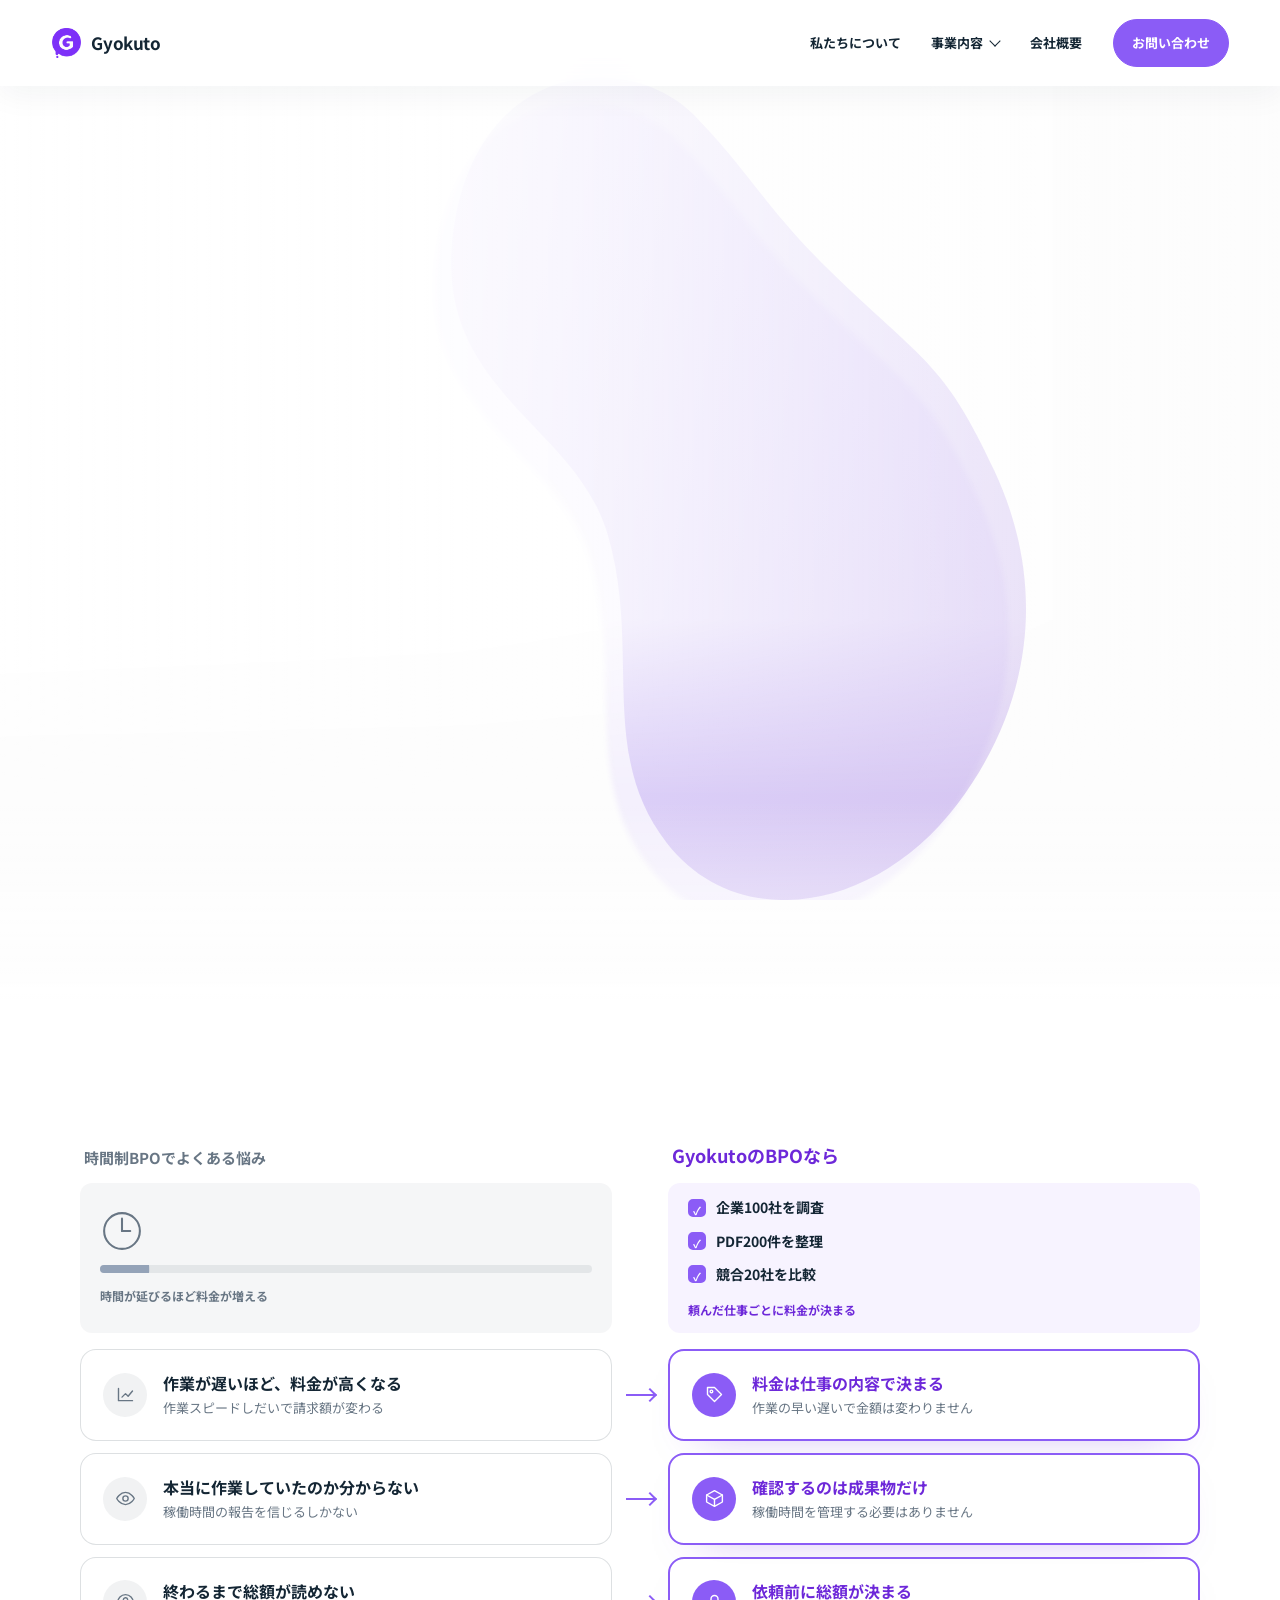
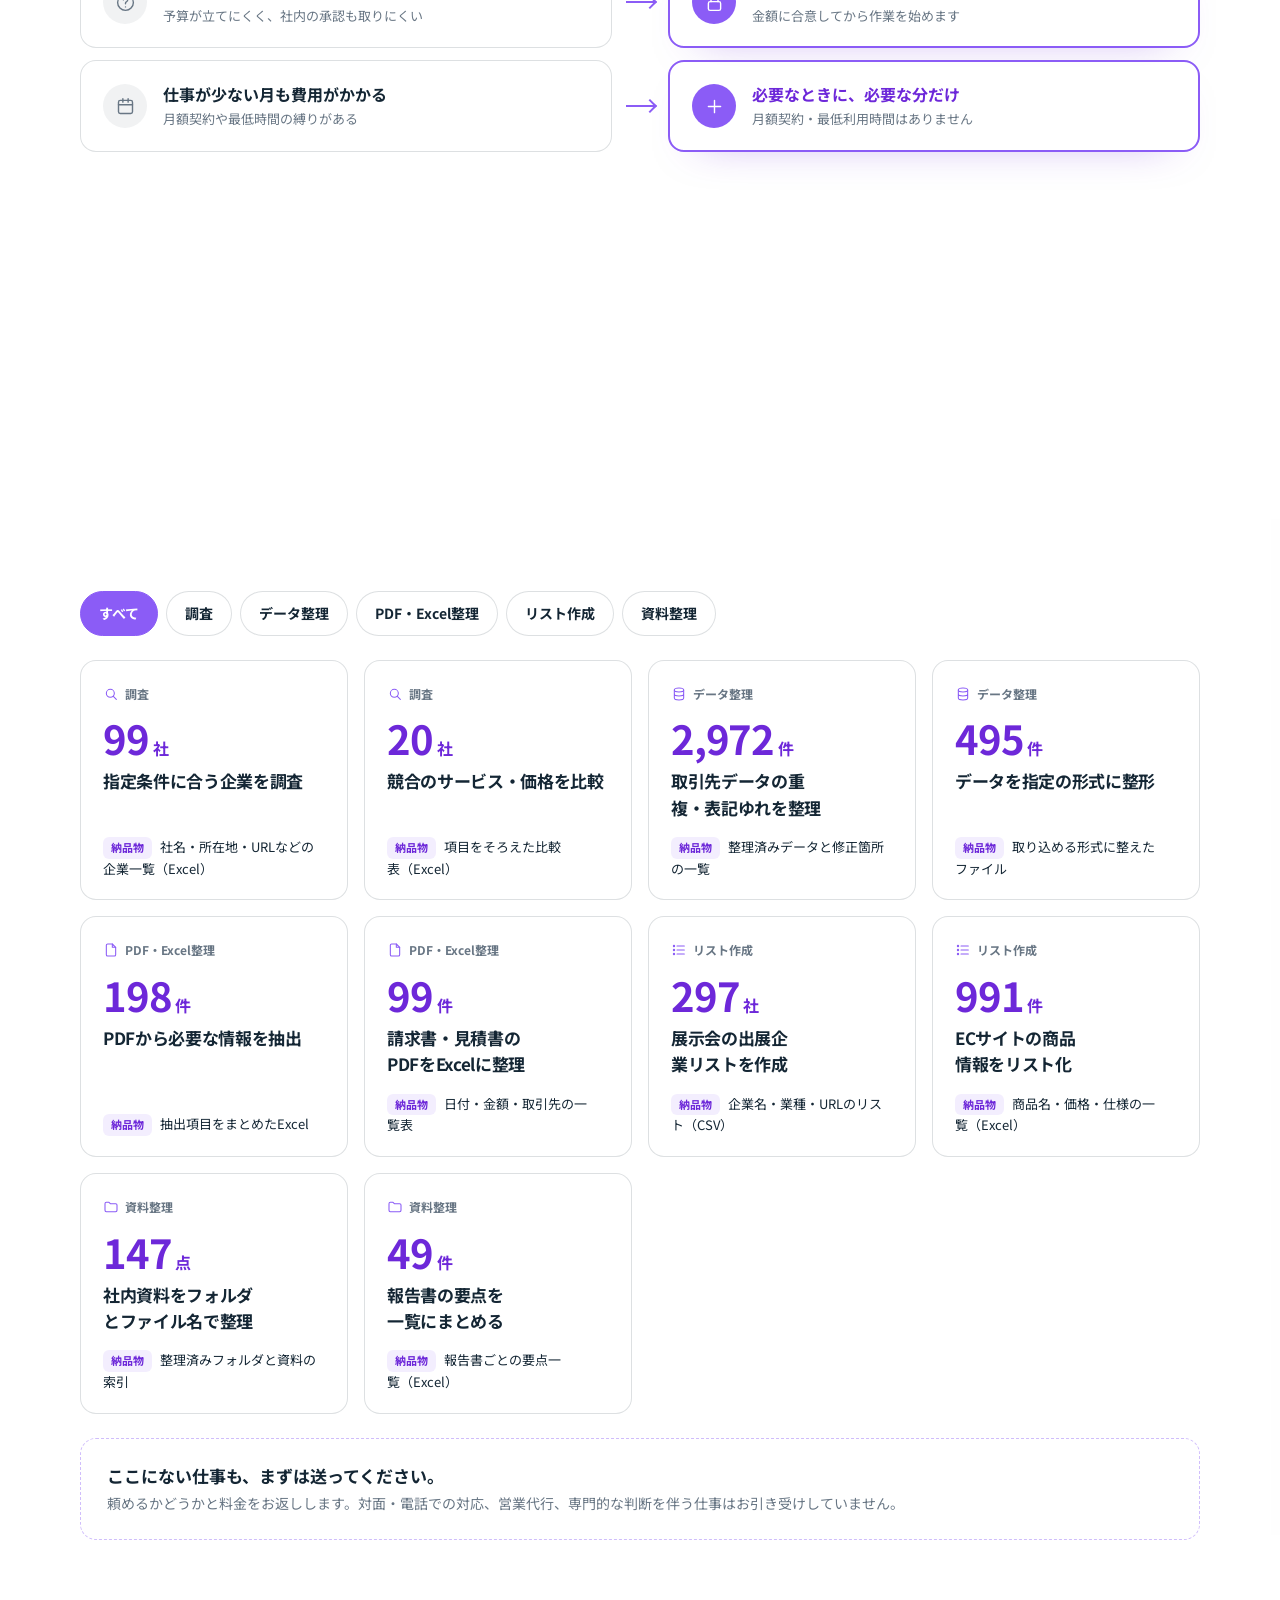
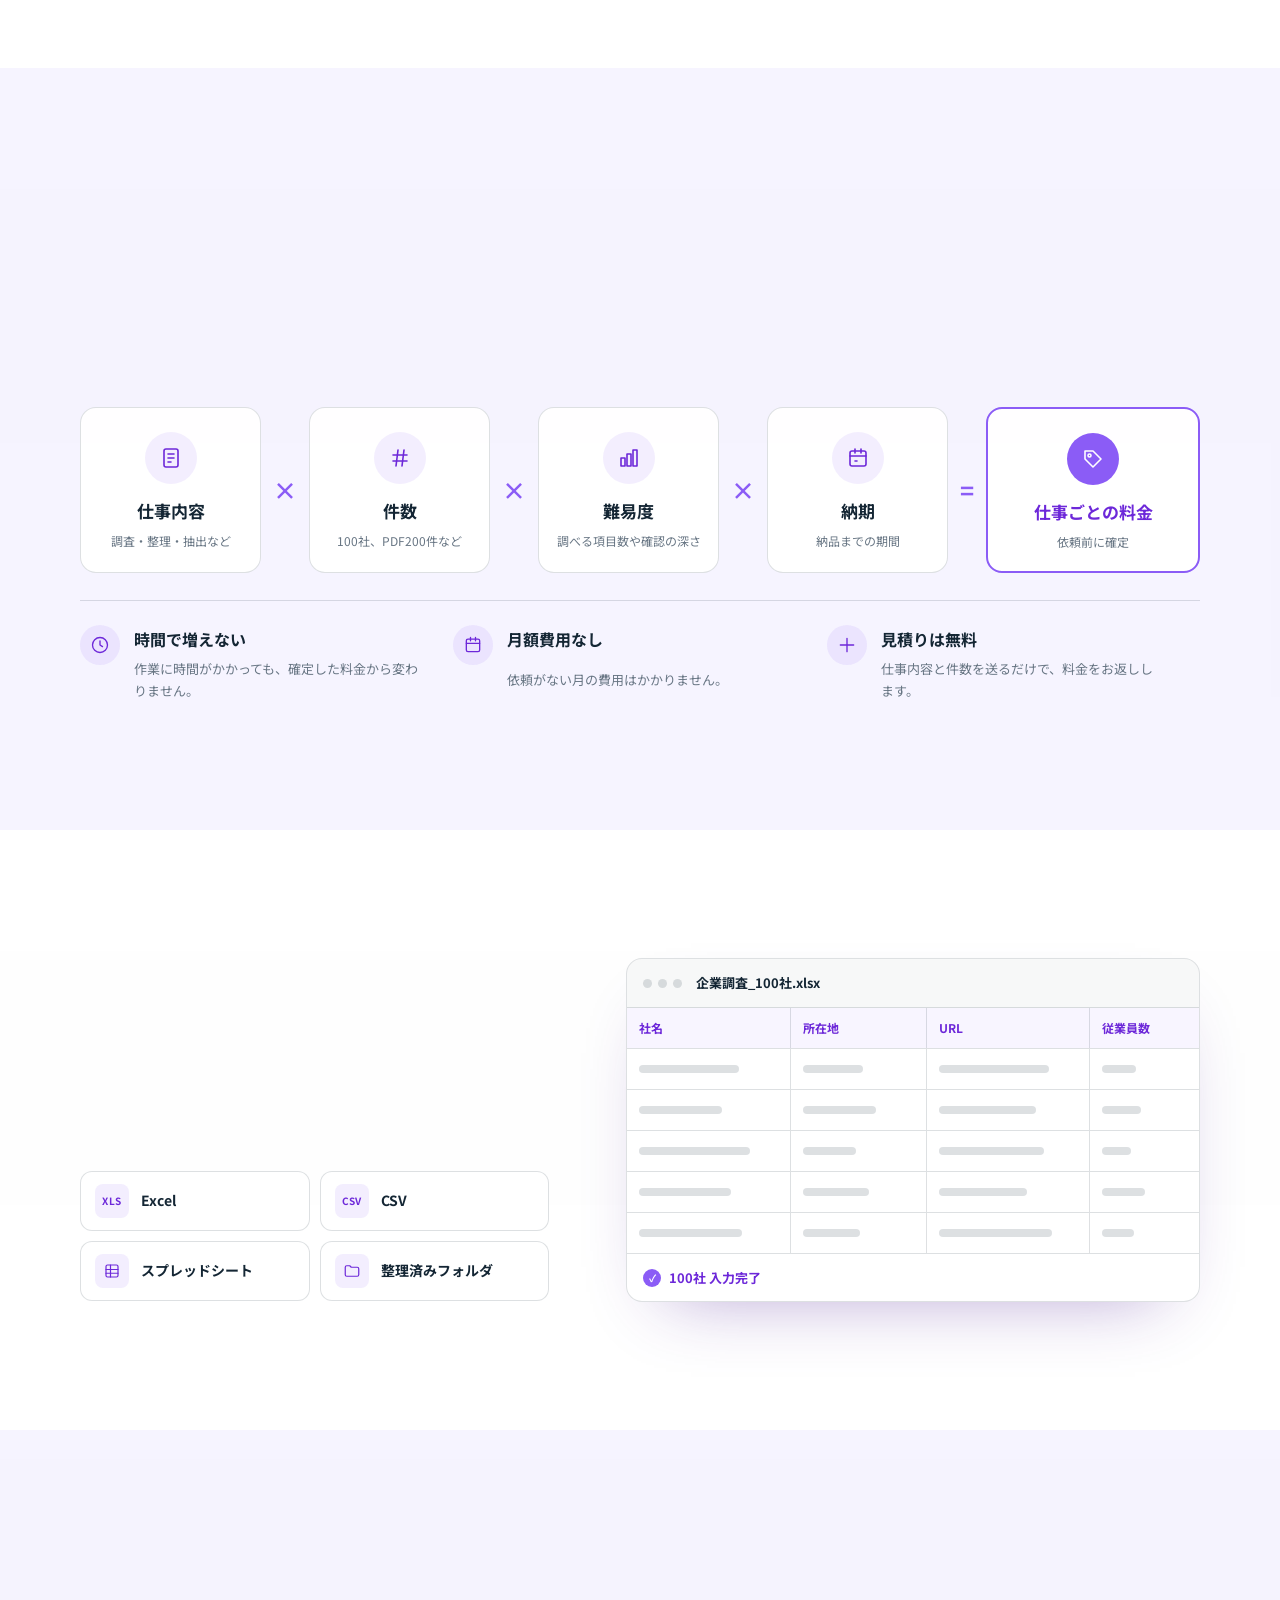
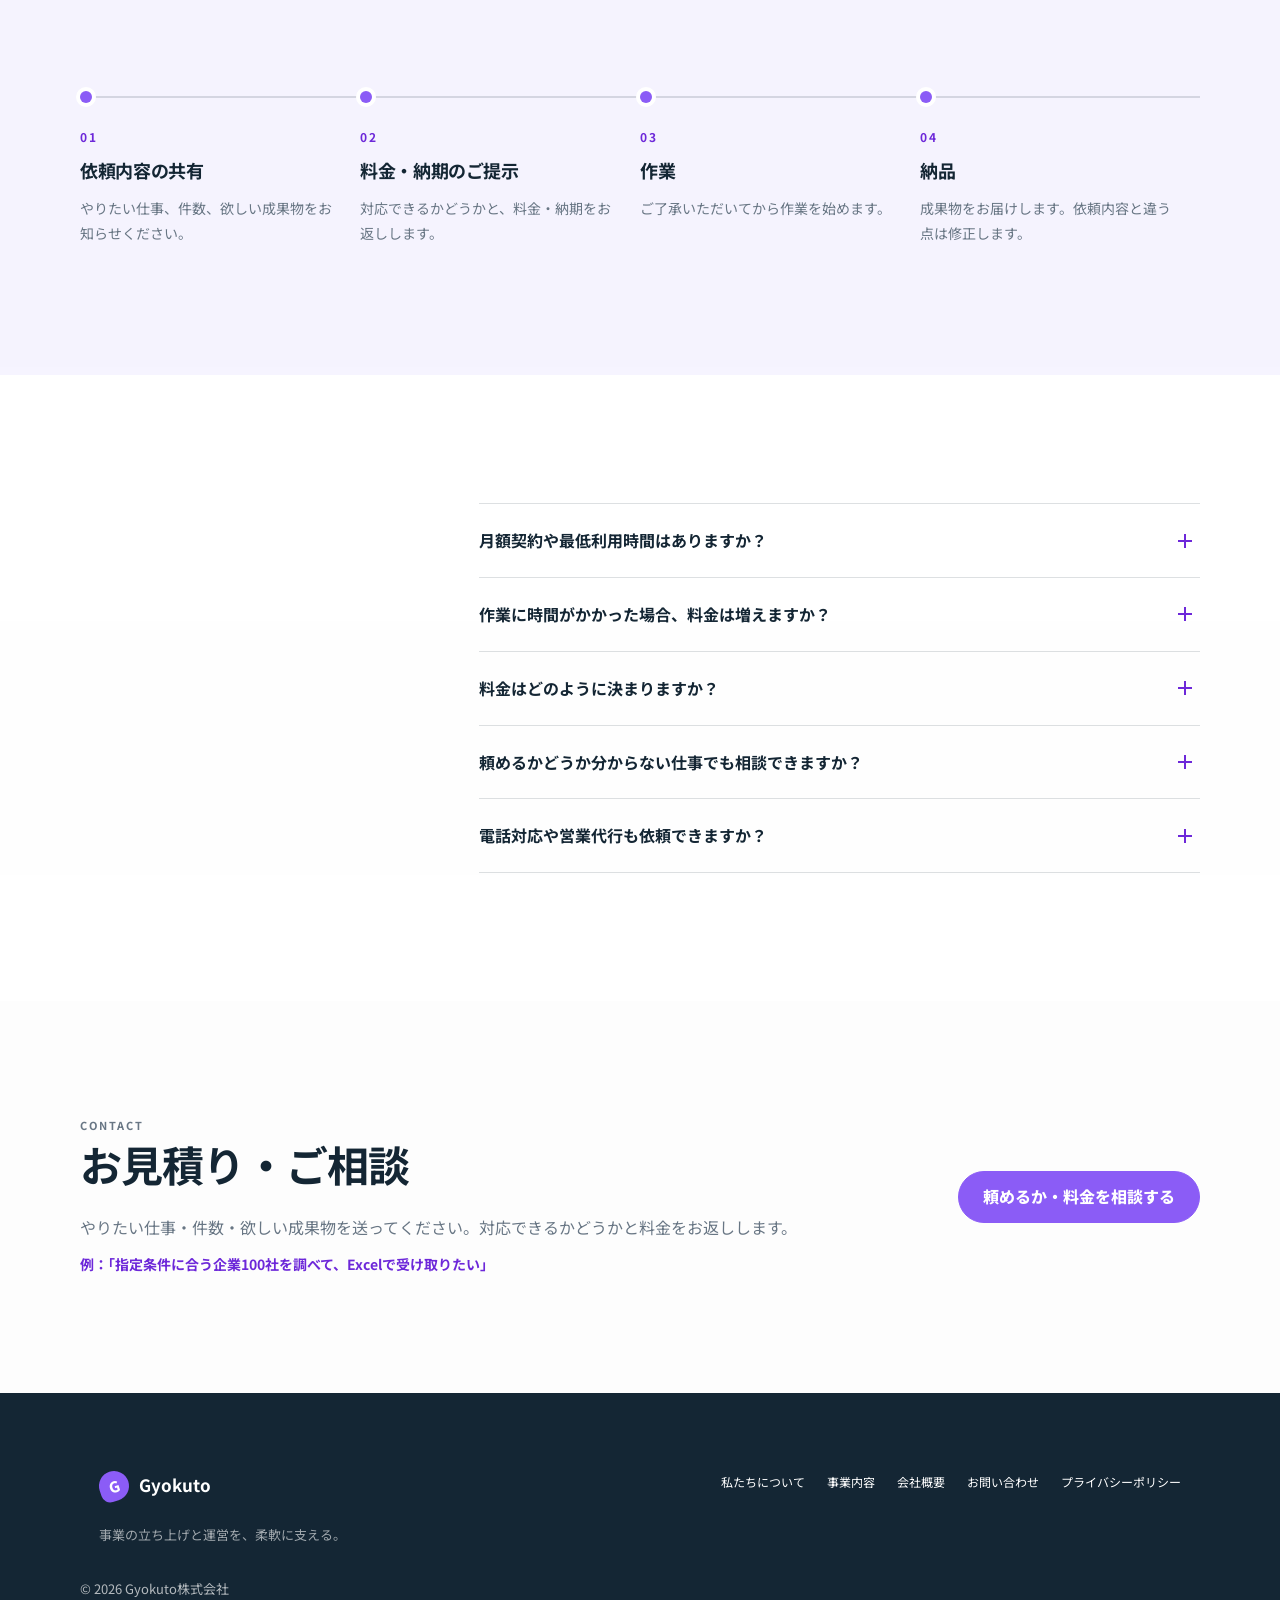
<file: bpo.html>
<!doctype html>
<html lang="ja">
<head>
  <meta charset="utf-8">
  <meta name="viewport" content="width=device-width, initial-scale=1">
  <title>BPO事業 | Gyokuto株式会社</title>
  <meta name="description" content="Gyokuto株式会社のBPO事業。時間ではなく仕事に払うBPOです。企業調査、データ整理、PDF・Excel整理など、必要な仕事を1件から依頼でき、料金は仕事内容と件数で作業前に決まります。">
  <meta property="og:type" content="website">
  <meta property="og:title" content="BPO事業 | Gyokuto株式会社">
  <meta property="og:description" content="時間ではなく、仕事に払うBPO。月額契約なしで、必要な仕事だけを依頼できます。">
  <meta property="og:url" content="https://corp.gyokuto-inc.com/bpo.html">
  <meta property="og:image" content="https://corp.gyokuto-inc.com/assets/hero-operations.png">
  <link rel="canonical" href="https://corp.gyokuto-inc.com/bpo.html">
  <link rel="icon" type="image/png" href="assets/gyokuto-logo-mark.png">
  <link rel="preconnect" href="https://fonts.googleapis.com">
  <link rel="preconnect" href="https://fonts.gstatic.com" crossorigin>
  <link href="https://fonts.googleapis.com/css2?family=Noto+Sans+JP:wght@400;500;700&display=swap" rel="stylesheet">
  <link rel="stylesheet" href="styles.css?v=20261002-1">
</head>
<body class="inner-page service-detail-page bpo-page">
  <div class="home-morph-background" data-morph-background aria-hidden="true">
    <svg class="home-morph-background-svg" viewBox="0 0 1400 770" preserveAspectRatio="none" focusable="false">
      <defs>
        <linearGradient id="home-morph-gradient" x1="0" y1="0" x2="1" y2="1">
          <stop offset="0%" stop-color="#c4b5fd"></stop>
          <stop offset="58%" stop-color="#8b5cf6"></stop>
          <stop offset="100%" stop-color="#6d28d9"></stop>
        </linearGradient>
        <filter id="home-morph-soften" x="-20%" y="-20%" width="140%" height="140%">
          <feGaussianBlur stdDeviation="3"></feGaussianBlur>
        </filter>
      </defs>
      <g class="home-morph-shapes" transform="translate(80 0) scale(1.05)">
        <path class="home-morph-shadow" d="M 262.9,252.2 C 210.1,338.2 212.6,487.6 288.8,553.9 C 372.2,626.5 511.2,517.8 620.3,536.3 C 750.6,558.4 860.3,723 987.3,686.5 C 1089,657.3 1168,534.7 1173,429.2 C 1178,313.7 1096,189.1 995.1,130.7 C 852.1,47.07 658.8,78.95 498.1,119.2 C 410.7,141.1 322.6,154.8 262.9,252.2 Z"></path>
        <path class="home-morph-shape" data-morph-path d="M 262.9,252.2 C 210.1,338.2 212.6,487.6 288.8,553.9 C 372.2,626.5 511.2,517.8 620.3,536.3 C 750.6,558.4 860.3,723 987.3,686.5 C 1089,657.3 1168,534.7 1173,429.2 C 1178,313.7 1096,189.1 995.1,130.7 C 852.1,47.07 658.8,78.95 498.1,119.2 C 410.7,141.1 322.6,154.8 262.9,252.2 Z"></path>
      </g>
    </svg>
  </div>
  <header class="site-header home-header">
    <a class="brand home-brand" href="index.html" aria-label="Gyokuto株式会社 トップページ">
      <img class="home-brand-image" src="assets/gyokuto-logo-mark.png" alt="">
      <span>Gyokuto</span>
    </a>
    <button class="nav-toggle home-nav-toggle" type="button" aria-label="メニューを開く" aria-expanded="false">メニュー</button>
    <nav class="site-nav home-nav" aria-label="主要ナビゲーション">
      <a href="index.html#about">私たちについて</a>
      <div class="nav-business">
        <button class="nav-business-trigger" type="button" aria-expanded="false" aria-controls="business-subnav">
          <span>事業内容</span>
          <span class="nav-business-chevron" aria-hidden="true"></span>
        </button>
        <div class="nav-business-subnav" id="business-subnav">
          <a href="ai-it-consulting.html"><span>AIコンサルティング事業</span><span class="nav-business-arrow" aria-hidden="true">↗</span></a>
          <a href="bpo.html"><span>BPO事業</span><span class="nav-business-arrow" aria-hidden="true">↗</span></a>
          <a href="web-services.html"><span>業務改善・システム開発事業</span><span class="nav-business-arrow" aria-hidden="true">↗</span></a>
        </div>
      </div>
      <a href="company.html">会社概要</a>
      <a class="nav-cta home-nav-cta" href="contact.html">お問い合わせ</a>
    </nav>
  </header>
  <main>
    <section class="page-hero bpo-hero" data-morph-state="0">
      <div class="container">
        <p class="eyebrow">BPO</p>
        <h1>BPO事業</h1>
        <p class="bpo-hero-lead">時間ではなく、仕事に払うBPO</p>
        <p>料金は、スタッフの作業時間ではなく、お任せいただく仕事の内容で決まります。月額契約や時間契約はなく、必要な仕事を必要な分だけ依頼でき、完成した成果物をお届けします。</p>
        <ul class="bpo-hero-points">
          <li>月額契約なし</li>
          <li>1件から依頼できる</li>
          <li>料金は作業前に確定</li>
        </ul>
        <div class="bpo-hero-actions">
          <a class="button primary" href="contact.html">この仕事を頼めるか相談する</a>
          <a class="text-link" href="#bpo-examples">依頼の例を見る</a>
        </div>
      </div>
    </section>

    <section id="bpo-difference" class="section bpo-difference" data-morph-state="1">
      <div class="container">
        <div class="section-heading bpo-heading">
          <p class="eyebrow">DIFFERENCE</p>
          <h2>時間制BPOとの違い</h2>
          <p>スタッフの稼働時間で料金が決まるBPOには、発注する側ならではの悩みがあります。GyokutoのBPOは、料金を仕事そのものにつけることで、こうした悩みをなくします。</p>
        </div>
        <div class="bpo-vs">
          <div class="bpo-vs-head">
            <div class="bpo-vs-col is-pain">
              <p class="bpo-vs-label is-pain">時間制BPOでよくある悩み</p>
              <div class="bpo-vs-visual is-pain" aria-hidden="true">
                <svg class="bpo-clock" viewBox="0 0 64 64"><circle cx="32" cy="32" r="26"/><line class="bpo-clock-hand" x1="32" y1="32" x2="32" y2="14"/><line x1="32" y1="32" x2="44" y2="32"/></svg>
                <div class="bpo-meter"><span class="bpo-meter-fill"></span></div>
                <span class="bpo-meter-label">時間が延びるほど料金が増える</span>
              </div>
            </div>
            <span aria-hidden="true"></span>
            <div class="bpo-vs-col is-gain">
              <p class="bpo-vs-label is-gain">GyokutoのBPOなら</p>
              <div class="bpo-vs-visual is-gain bpo-rv" aria-hidden="true">
                <ul class="bpo-checks">
                  <li><span></span>企業100社を調査</li>
                  <li><span></span>PDF200件を整理</li>
                  <li><span></span>競合20社を比較</li>
                </ul>
                <span class="bpo-meter-label">頼んだ仕事ごとに料金が決まる</span>
              </div>
            </div>
          </div>
          <ul class="bpo-vs-rows">
            <li class="bpo-vs-row bpo-rv">
              <div class="bpo-pain"><span class="bpo-ci" aria-hidden="true"><svg viewBox="0 0 24 24"><path d="M4 19V5M4 19h16M8 15l4-4 3 3 5-6"/></svg></span><div><strong>作業が遅いほど、料金が高くなる</strong><span>作業スピードしだいで請求額が変わる</span></div></div>
              <span class="bpo-vs-arrow" aria-hidden="true"></span>
              <div class="bpo-gain"><span class="bpo-ci" aria-hidden="true"><svg viewBox="0 0 24 24"><path d="M20 12 12 20l-8-8V4h8z"/><circle cx="8.5" cy="8.5" r="1.5"/></svg></span><div><strong>料金は仕事の内容で決まる</strong><span>作業の早い遅いで金額は変わりません</span></div></div>
            </li>
            <li class="bpo-vs-row bpo-rv" style="--d: 90ms">
              <div class="bpo-pain"><span class="bpo-ci" aria-hidden="true"><svg viewBox="0 0 24 24"><path d="M2 12s3.5-7 10-7 10 7 10 7-3.5 7-10 7S2 12 2 12z"/><circle cx="12" cy="12" r="3"/></svg></span><div><strong>本当に作業していたのか分からない</strong><span>稼働時間の報告を信じるしかない</span></div></div>
              <span class="bpo-vs-arrow" aria-hidden="true"></span>
              <div class="bpo-gain"><span class="bpo-ci" aria-hidden="true"><svg viewBox="0 0 24 24"><path d="M21 8 12 3 3 8l9 5z"/><path d="M3 8v8l9 5 9-5V8M12 13v8"/></svg></span><div><strong>確認するのは成果物だけ</strong><span>稼働時間を管理する必要はありません</span></div></div>
            </li>
            <li class="bpo-vs-row bpo-rv" style="--d: 180ms">
              <div class="bpo-pain"><span class="bpo-ci" aria-hidden="true"><svg viewBox="0 0 24 24"><circle cx="12" cy="12" r="9"/><path d="M9.5 9a2.5 2.5 0 1 1 3.5 2.3c-.6.3-1 .9-1 1.6v.6M12 17h.01"/></svg></span><div><strong>終わるまで総額が読めない</strong><span>予算が立てにくく、社内の承認も取りにくい</span></div></div>
              <span class="bpo-vs-arrow" aria-hidden="true"></span>
              <div class="bpo-gain"><span class="bpo-ci" aria-hidden="true"><svg viewBox="0 0 24 24"><rect x="5" y="11" width="14" height="10" rx="2"/><path d="M8 11V8a4 4 0 0 1 8 0v3"/></svg></span><div><strong>依頼前に総額が決まる</strong><span>金額に合意してから作業を始めます</span></div></div>
            </li>
            <li class="bpo-vs-row bpo-rv" style="--d: 270ms">
              <div class="bpo-pain"><span class="bpo-ci" aria-hidden="true"><svg viewBox="0 0 24 24"><rect x="4" y="5" width="16" height="15" rx="2"/><path d="M4 10h16M9 3v4M15 3v4"/></svg></span><div><strong>仕事が少ない月も費用がかかる</strong><span>月額契約や最低時間の縛りがある</span></div></div>
              <span class="bpo-vs-arrow" aria-hidden="true"></span>
              <div class="bpo-gain"><span class="bpo-ci" aria-hidden="true"><svg viewBox="0 0 24 24"><path d="M12 5v14M5 12h14"/></svg></span><div><strong>必要なときに、必要な分だけ</strong><span>月額契約・最低利用時間はありません</span></div></div>
            </li>
          </ul>
        </div>
      </div>
    </section>

    <section id="bpo-examples" class="section bpo-examples" data-morph-state="2">
      <div class="container">
        <div class="section-heading bpo-heading">
          <p class="eyebrow">CASES</p>
          <h2>依頼例</h2>
          <p>件数と欲しい成果物が決まっている仕事なら、1件からご依頼いただけます。</p>
        </div>
        <div class="bpo-filter" role="tablist" aria-label="依頼の種類" data-bpo-filter>
          <button type="button" role="tab" aria-selected="true" data-filter="all">すべて</button>
          <button type="button" role="tab" aria-selected="false" data-filter="research">調査</button>
          <button type="button" role="tab" aria-selected="false" data-filter="data">データ整理</button>
          <button type="button" role="tab" aria-selected="false" data-filter="pdf">PDF・Excel整理</button>
          <button type="button" role="tab" aria-selected="false" data-filter="list">リスト作成</button>
          <button type="button" role="tab" aria-selected="false" data-filter="docs">資料整理</button>
        </div>
        <div class="bpo-orders" data-bpo-orders>
          <article class="bpo-order" data-cat="research">
            <span class="bpo-order-cat"><svg viewBox="0 0 24 24" aria-hidden="true"><circle cx="11" cy="11" r="6"/><path d="m20 20-4.5-4.5"/></svg>調査</span>
            <p class="bpo-order-num"><span data-count="100">100</span><small>社</small></p>
            <h3>指定条件に合う企業を調査</h3>
            <p class="bpo-order-out"><span>納品物</span>社名・所在地・URLなどの企業一覧（Excel）</p>
          </article>
          <article class="bpo-order" data-cat="research">
            <span class="bpo-order-cat"><svg viewBox="0 0 24 24" aria-hidden="true"><circle cx="11" cy="11" r="6"/><path d="m20 20-4.5-4.5"/></svg>調査</span>
            <p class="bpo-order-num"><span data-count="20">20</span><small>社</small></p>
            <h3>競合のサービス・価格を比較</h3>
            <p class="bpo-order-out"><span>納品物</span>項目をそろえた比較表（Excel）</p>
          </article>
          <article class="bpo-order" data-cat="data">
            <span class="bpo-order-cat"><svg viewBox="0 0 24 24" aria-hidden="true"><ellipse cx="12" cy="6" rx="7" ry="3"/><path d="M5 6v6c0 1.7 3.1 3 7 3s7-1.3 7-3V6M5 12v6c0 1.7 3.1 3 7 3s7-1.3 7-3v-6"/></svg>データ整理</span>
            <p class="bpo-order-num"><span data-count="3000">3,000</span><small>件</small></p>
            <h3>取引先データの重複・表記ゆれを整理</h3>
            <p class="bpo-order-out"><span>納品物</span>整理済みデータと修正箇所の一覧</p>
          </article>
          <article class="bpo-order" data-cat="data">
            <span class="bpo-order-cat"><svg viewBox="0 0 24 24" aria-hidden="true"><ellipse cx="12" cy="6" rx="7" ry="3"/><path d="M5 6v6c0 1.7 3.1 3 7 3s7-1.3 7-3V6M5 12v6c0 1.7 3.1 3 7 3s7-1.3 7-3v-6"/></svg>データ整理</span>
            <p class="bpo-order-num"><span data-count="500">500</span><small>件</small></p>
            <h3>データを指定の形式に整形</h3>
            <p class="bpo-order-out"><span>納品物</span>取り込める形式に整えたファイル</p>
          </article>
          <article class="bpo-order" data-cat="pdf">
            <span class="bpo-order-cat"><svg viewBox="0 0 24 24" aria-hidden="true"><path d="M14 3H7a2 2 0 0 0-2 2v14a2 2 0 0 0 2 2h10a2 2 0 0 0 2-2V8z"/><path d="M14 3v5h5"/></svg>PDF・Excel整理</span>
            <p class="bpo-order-num"><span data-count="200">200</span><small>件</small></p>
            <h3>PDFから必要な情報を抽出</h3>
            <p class="bpo-order-out"><span>納品物</span>抽出項目をまとめたExcel</p>
          </article>
          <article class="bpo-order" data-cat="pdf">
            <span class="bpo-order-cat"><svg viewBox="0 0 24 24" aria-hidden="true"><path d="M14 3H7a2 2 0 0 0-2 2v14a2 2 0 0 0 2 2h10a2 2 0 0 0 2-2V8z"/><path d="M14 3v5h5"/></svg>PDF・Excel整理</span>
            <p class="bpo-order-num"><span data-count="100">100</span><small>件</small></p>
            <h3>請求書・見積書のPDFをExcelに整理</h3>
            <p class="bpo-order-out"><span>納品物</span>日付・金額・取引先の一覧表</p>
          </article>
          <article class="bpo-order" data-cat="list">
            <span class="bpo-order-cat"><svg viewBox="0 0 24 24" aria-hidden="true"><path d="M9 6h11M9 12h11M9 18h11"/><circle cx="4.5" cy="6" r="1"/><circle cx="4.5" cy="12" r="1"/><circle cx="4.5" cy="18" r="1"/></svg>リスト作成</span>
            <p class="bpo-order-num"><span data-count="300">300</span><small>社</small></p>
            <h3>展示会の出展企業リストを作成</h3>
            <p class="bpo-order-out"><span>納品物</span>企業名・業種・URLのリスト（CSV）</p>
          </article>
          <article class="bpo-order" data-cat="list">
            <span class="bpo-order-cat"><svg viewBox="0 0 24 24" aria-hidden="true"><path d="M9 6h11M9 12h11M9 18h11"/><circle cx="4.5" cy="6" r="1"/><circle cx="4.5" cy="12" r="1"/><circle cx="4.5" cy="18" r="1"/></svg>リスト作成</span>
            <p class="bpo-order-num"><span data-count="1000">1,000</span><small>件</small></p>
            <h3>ECサイトの商品情報をリスト化</h3>
            <p class="bpo-order-out"><span>納品物</span>商品名・価格・仕様の一覧（Excel）</p>
          </article>
          <article class="bpo-order" data-cat="docs">
            <span class="bpo-order-cat"><svg viewBox="0 0 24 24" aria-hidden="true"><path d="M3 7a2 2 0 0 1 2-2h4l2 2h8a2 2 0 0 1 2 2v8a2 2 0 0 1-2 2H5a2 2 0 0 1-2-2z"/></svg>資料整理</span>
            <p class="bpo-order-num"><span data-count="150">150</span><small>点</small></p>
            <h3>社内資料をフォルダとファイル名で整理</h3>
            <p class="bpo-order-out"><span>納品物</span>整理済みフォルダと資料の索引</p>
          </article>
          <article class="bpo-order" data-cat="docs">
            <span class="bpo-order-cat"><svg viewBox="0 0 24 24" aria-hidden="true"><path d="M3 7a2 2 0 0 1 2-2h4l2 2h8a2 2 0 0 1 2 2v8a2 2 0 0 1-2 2H5a2 2 0 0 1-2-2z"/></svg>資料整理</span>
            <p class="bpo-order-num"><span data-count="50">50</span><small>件</small></p>
            <h3>報告書の要点を一覧にまとめる</h3>
            <p class="bpo-order-out"><span>納品物</span>報告書ごとの要点一覧（Excel）</p>
          </article>
        </div>
        <div class="bpo-orders-more">
          <p><strong>ここにない仕事も、まずは送ってください。</strong>頼めるかどうかと料金をお返しします。対面・電話での対応、営業代行、専門的な判断を伴う仕事はお引き受けしていません。</p>
        </div>
      </div>
    </section>

    <section id="bpo-pricing" class="section bpo-pricing" data-morph-state="3">
      <div class="container">
        <div class="section-heading bpo-heading">
          <p class="eyebrow">PRICING</p>
          <h2>料金</h2>
          <p>料金は作業時間ではなく、仕事の中身で決まります。依頼前に金額をお伝えし、合意してから作業を始めます。</p>
        </div>
        <div class="bpo-formula bpo-rv">
          <div class="bpo-factor"><span class="bpo-factor-icon" aria-hidden="true"><svg viewBox="0 0 24 24"><rect x="5" y="3" width="14" height="18" rx="2"/><path d="M9 8h6M9 12h6M9 16h3"/></svg></span><strong>仕事内容</strong><span>調査・整理・抽出など</span></div>
          <span class="bpo-op" aria-hidden="true">×</span>
          <div class="bpo-factor"><span class="bpo-factor-icon" aria-hidden="true"><svg viewBox="0 0 24 24"><path d="M5 9h14M5 15h14M10 4 8 20M16 4l-2 16"/></svg></span><strong>件数</strong><span>100社、PDF200件など</span></div>
          <span class="bpo-op" aria-hidden="true">×</span>
          <div class="bpo-factor"><span class="bpo-factor-icon" aria-hidden="true"><svg viewBox="0 0 24 24"><path d="M4 20h4V12H4zM10 20h4V8h-4zM16 20h4V4h-4z"/></svg></span><strong>難易度</strong><span>調べる項目数や確認の深さ</span></div>
          <span class="bpo-op" aria-hidden="true">×</span>
          <div class="bpo-factor"><span class="bpo-factor-icon" aria-hidden="true"><svg viewBox="0 0 24 24"><rect x="4" y="5" width="16" height="15" rx="2"/><path d="M4 10h16M9 3v4M15 3v4M9 15h2"/></svg></span><strong>納期</strong><span>納品までの期間</span></div>
          <span class="bpo-op bpo-op-eq" aria-hidden="true">=</span>
          <div class="bpo-factor bpo-factor-result"><span class="bpo-factor-icon" aria-hidden="true"><svg viewBox="0 0 24 24"><path d="M20 12 12 20l-8-8V4h8z"/><circle cx="8.5" cy="8.5" r="1.5"/></svg></span><strong>仕事ごとの料金</strong><span>依頼前に確定</span></div>
        </div>
        <ul class="bpo-promises">
          <li class="bpo-rv"><span class="bpo-promise-icon" aria-hidden="true"><svg viewBox="0 0 24 24"><circle cx="12" cy="12" r="9"/><path d="M12 7v5l3 2"/></svg></span><strong>時間で増えない</strong><span>作業に時間がかかっても、確定した料金から変わりません。</span></li>
          <li class="bpo-rv" style="--d: 100ms"><span class="bpo-promise-icon" aria-hidden="true"><svg viewBox="0 0 24 24"><rect x="4" y="5" width="16" height="15" rx="2"/><path d="M4 10h16M9 3v4M15 3v4"/></svg></span><strong>月額費用なし</strong><span>依頼がない月の費用はかかりません。</span></li>
          <li class="bpo-rv" style="--d: 200ms"><span class="bpo-promise-icon" aria-hidden="true"><svg viewBox="0 0 24 24"><path d="M4 12h16M12 4v16"/></svg></span><strong>見積りは無料</strong><span>仕事内容と件数を送るだけで、料金をお返しします。</span></li>
        </ul>
      </div>
    </section>

    <section id="bpo-delivery" class="section bpo-delivery" data-morph-state="3">
      <div class="container bpo-delivery-grid">
        <div>
          <div class="section-heading bpo-heading">
            <p class="eyebrow">DELIVERABLES</p>
            <h2>成果物</h2>
            <p>受け取るのは作業報告ではなく、そのまま使える成果物です。形式や項目は依頼時に決めます。</p>
          </div>
          <ul class="bpo-formats">
            <li><span class="bpo-format-icon is-xls" aria-hidden="true">XLS</span>Excel</li>
            <li><span class="bpo-format-icon is-csv" aria-hidden="true">CSV</span>CSV</li>
            <li><span class="bpo-format-icon is-sheet" aria-hidden="true"><svg viewBox="0 0 24 24"><rect x="4" y="4" width="16" height="16" rx="2"/><path d="M4 10h16M4 15h16M10 4v16"/></svg></span>スプレッドシート</li>
            <li><span class="bpo-format-icon is-folder" aria-hidden="true"><svg viewBox="0 0 24 24"><path d="M3 7a2 2 0 0 1 2-2h4l2 2h8a2 2 0 0 1 2 2v8a2 2 0 0 1-2 2H5a2 2 0 0 1-2-2z"/></svg></span>整理済みフォルダ</li>
          </ul>
        </div>
        <div class="bpo-sheet bpo-rv" aria-label="納品物のイメージ">
          <div class="bpo-sheet-bar">
            <span class="bpo-sheet-dots" aria-hidden="true"><i></i><i></i><i></i></span>
            <span class="bpo-sheet-name">企業調査_100社.xlsx</span>
          </div>
          <div class="bpo-sheet-table" role="presentation">
            <div class="bpo-sheet-row is-head"><span>社名</span><span>所在地</span><span>URL</span><span>従業員数</span></div>
            <div class="bpo-sheet-row" style="--r: 0"><span><i style="--w: 72%"></i></span><span><i style="--w: 54%"></i></span><span><i style="--w: 80%"></i></span><span><i style="--w: 40%"></i></span></div>
            <div class="bpo-sheet-row" style="--r: 1"><span><i style="--w: 60%"></i></span><span><i style="--w: 66%"></i></span><span><i style="--w: 70%"></i></span><span><i style="--w: 46%"></i></span></div>
            <div class="bpo-sheet-row" style="--r: 2"><span><i style="--w: 80%"></i></span><span><i style="--w: 48%"></i></span><span><i style="--w: 76%"></i></span><span><i style="--w: 34%"></i></span></div>
            <div class="bpo-sheet-row" style="--r: 3"><span><i style="--w: 66%"></i></span><span><i style="--w: 60%"></i></span><span><i style="--w: 64%"></i></span><span><i style="--w: 50%"></i></span></div>
            <div class="bpo-sheet-row" style="--r: 4"><span><i style="--w: 74%"></i></span><span><i style="--w: 52%"></i></span><span><i style="--w: 82%"></i></span><span><i style="--w: 38%"></i></span></div>
          </div>
          <p class="bpo-sheet-foot"><span class="bpo-sheet-check" aria-hidden="true"></span>100社 入力完了</p>
        </div>
      </div>
    </section>

    <section id="bpo-process" class="section bpo-process" data-morph-state="4">
      <div class="container">
        <div class="section-heading bpo-heading">
          <p class="eyebrow">PROCESS</p>
          <h2>ご依頼の流れ</h2>
        </div>
        <ol class="bpo-flow">
          <li><span class="bpo-num">01</span><h3>依頼内容の共有</h3><p>やりたい仕事、件数、欲しい成果物をお知らせください。</p></li>
          <li><span class="bpo-num">02</span><h3>料金・納期のご提示</h3><p>対応できるかどうかと、料金・納期をお返しします。</p></li>
          <li><span class="bpo-num">03</span><h3>作業</h3><p>ご了承いただいてから作業を始めます。</p></li>
          <li><span class="bpo-num">04</span><h3>納品</h3><p>成果物をお届けします。依頼内容と違う点は修正します。</p></li>
        </ol>
      </div>
    </section>

    <section id="bpo-faq" class="section bpo-faq" data-morph-state="4">
      <div class="container bpo-faq-grid">
        <div class="section-heading bpo-heading">
          <p class="eyebrow">FAQ</p>
          <h2>よくあるご質問</h2>
        </div>
        <div class="bpo-faq-list">
          <details><summary>月額契約や最低利用時間はありますか？<span class="bpo-faq-toggle" aria-hidden="true"></span></summary><p>ありません。必要な仕事を、必要なときに1件からご依頼いただけます。</p></details>
          <details><summary>作業に時間がかかった場合、料金は増えますか？<span class="bpo-faq-toggle" aria-hidden="true"></span></summary><p>増えません。料金は作業前に確定し、作業時間による追加請求はありません。件数や成果物の内容が変わる場合は、事前にご相談します。</p></details>
          <details><summary>料金はどのように決まりますか？<span class="bpo-faq-toggle" aria-hidden="true"></span></summary><p>仕事内容・件数・難易度・納期をもとに、仕事ごとに決めます。スタッフの作業時間で決めることはありません。</p></details>
          <details><summary>頼めるかどうか分からない仕事でも相談できますか？<span class="bpo-faq-toggle" aria-hidden="true"></span></summary><p>はい。仕事内容と件数を送っていただければ、対応できるかどうかと料金をお返しします。</p></details>
          <details><summary>電話対応や営業代行も依頼できますか？<span class="bpo-faq-toggle" aria-hidden="true"></span></summary><p>対面・電話での対応、営業代行、専門的な判断を伴う仕事、クレーム対応はお引き受けしていません。</p></details>
        </div>
      </div>
    </section>

    <section class="section service-cta-section" data-morph-state="4">
      <div class="container service-cta">
        <div class="service-cta-copy"><p class="eyebrow">CONTACT</p><h2>お見積り・ご相談</h2><p>やりたい仕事・件数・欲しい成果物を送ってください。対応できるかどうかと料金をお返しします。<br><span class="bpo-cta-example">例：「指定条件に合う企業100社を調べて、Excelで受け取りたい」</span></p></div>
        <div class="service-cta-actions"><a class="button primary" href="contact.html">頼めるか・料金を相談する</a></div>
      </div>
    </section>
  </main>
  <footer class="site-footer home-footer">
    <div class="home-container home-footer-inner">
      <div>
        <a class="brand home-footer-brand" href="index.html"><span class="home-brand-mark" aria-hidden="true">G</span><span>Gyokuto</span></a>
        <p>事業の立ち上げと運営を、柔軟に支える。</p>
      </div>
      <nav class="footer-nav home-footer-nav" aria-label="フッターナビゲーション">
        <a href="index.html#about">私たちについて</a>
        <a href="index.html#business">事業内容</a>
        <a href="company.html">会社概要</a>
        <a href="contact.html">お問い合わせ</a>
        <a href="privacy.html">プライバシーポリシー</a>
      </nav>
    </div>
    <p class="copyright home-copyright">&copy; 2026 Gyokuto株式会社</p>
  </footer>
  <script src="script.js?v=20261002-1"></script>
</body>
</html>
</file>
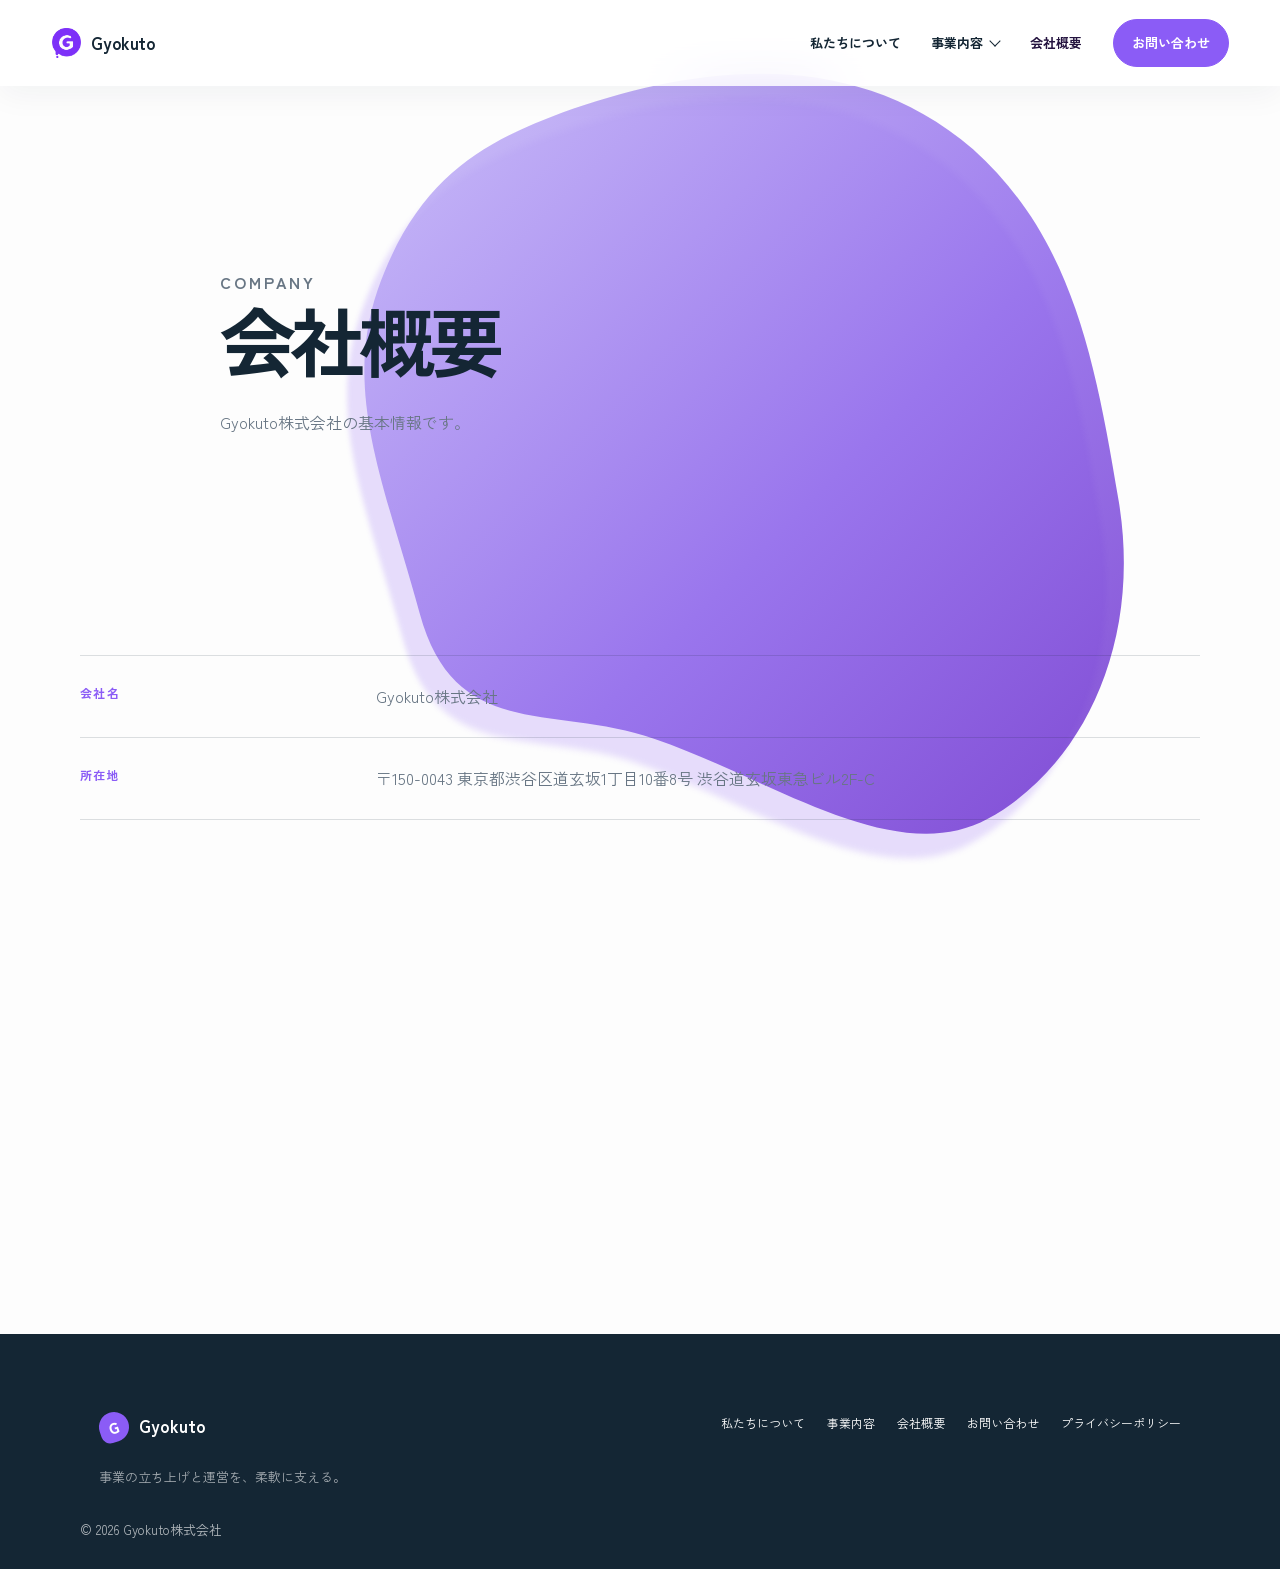
<file: company.html>
<!doctype html>
<html lang="ja">
<head>
  <meta charset="utf-8">
  <meta name="viewport" content="width=device-width, initial-scale=1">
  <title>会社概要 | Gyokuto株式会社</title>
  <meta name="description" content="Gyokuto株式会社の会社概要。所在地、法人番号、事業内容、お問い合わせ先を掲載しています。">
  <meta property="og:type" content="website">
  <meta property="og:title" content="会社概要 | Gyokuto株式会社">
  <meta property="og:description" content="Gyokuto株式会社の会社情報と事業内容です。">
  <meta property="og:url" content="https://corp.gyokuto-inc.com/company.html">
  <meta property="og:image" content="https://corp.gyokuto-inc.com/assets/hero-operations.png">
  <link rel="canonical" href="https://corp.gyokuto-inc.com/company.html">
  <link rel="icon" type="image/png" href="assets/gyokuto-logo-mark.png">
  <link rel="preconnect" href="https://fonts.googleapis.com">
  <link rel="preconnect" href="https://fonts.gstatic.com" crossorigin>
  <link href="https://fonts.googleapis.com/css2?family=Zen+Kaku+Gothic+New:wght@300;400;500;600;700&display=swap" rel="stylesheet">
  <link rel="stylesheet" href="styles.css?v=20260928-30">
</head>
<body class="inner-page">
  <div class="home-morph-background" data-morph-background aria-hidden="true">
    <svg class="home-morph-background-svg" viewBox="0 0 1400 770" preserveAspectRatio="none" focusable="false">
      <defs>
        <linearGradient id="home-morph-gradient" x1="0" y1="0" x2="1" y2="1">
          <stop offset="0%" stop-color="#c4b5fd"></stop>
          <stop offset="58%" stop-color="#8b5cf6"></stop>
          <stop offset="100%" stop-color="#6d28d9"></stop>
        </linearGradient>
        <filter id="home-morph-soften" x="-20%" y="-20%" width="140%" height="140%">
          <feGaussianBlur stdDeviation="3"></feGaussianBlur>
        </filter>
      </defs>
      <g class="home-morph-shapes" transform="translate(80 0) scale(1.05)">
        <path class="home-morph-shadow" d="M 262.9,252.2 C 210.1,338.2 212.6,487.6 288.8,553.9 C 372.2,626.5 511.2,517.8 620.3,536.3 C 750.6,558.4 860.3,723 987.3,686.5 C 1089,657.3 1168,534.7 1173,429.2 C 1178,313.7 1096,189.1 995.1,130.7 C 852.1,47.07 658.8,78.95 498.1,119.2 C 410.7,141.1 322.6,154.8 262.9,252.2 Z"></path>
        <path class="home-morph-shape" data-morph-path d="M 262.9,252.2 C 210.1,338.2 212.6,487.6 288.8,553.9 C 372.2,626.5 511.2,517.8 620.3,536.3 C 750.6,558.4 860.3,723 987.3,686.5 C 1089,657.3 1168,534.7 1173,429.2 C 1178,313.7 1096,189.1 995.1,130.7 C 852.1,47.07 658.8,78.95 498.1,119.2 C 410.7,141.1 322.6,154.8 262.9,252.2 Z"></path>
      </g>
    </svg>
  </div>
  <header class="site-header home-header">
    <a class="brand home-brand" href="index.html" aria-label="Gyokuto株式会社 トップページ">
      <img class="home-brand-image" src="assets/gyokuto-logo-mark.png" alt="">
      <span>Gyokuto</span>
    </a>
    <button class="nav-toggle home-nav-toggle" type="button" aria-label="メニューを開く" aria-expanded="false">メニュー</button>
    <nav class="site-nav home-nav" aria-label="主要ナビゲーション">
      <a href="index.html#about">私たちについて</a>
      <div class="nav-business">
        <button class="nav-business-trigger" type="button" aria-expanded="false" aria-controls="business-subnav">
          <span>事業内容</span>
          <span class="nav-business-chevron" aria-hidden="true"></span>
        </button>
        <div class="nav-business-subnav" id="business-subnav">
          <a href="ai-it-consulting.html"><span>AIコンサルティング事業</span><span class="nav-business-arrow" aria-hidden="true">↗</span></a>
          <a href="bpo.html"><span>BPO事業</span><span class="nav-business-arrow" aria-hidden="true">↗</span></a>
          <a href="web-services.html"><span>業務改善・システム開発事業</span><span class="nav-business-arrow" aria-hidden="true">↗</span></a>
        </div>
      </div>
      <a href="company.html" aria-current="page">会社概要</a>
      <a class="nav-cta home-nav-cta" href="contact.html">お問い合わせ</a>
    </nav>
  </header>
  <main>
    <section class="page-hero" data-morph-state="0">
      <div class="container narrow">
        <p class="eyebrow">Company</p>
        <h1>会社概要</h1>
        <p>Gyokuto株式会社の基本情報です。</p>
      </div>
    </section>
    <section class="section" data-morph-state="2">
      <div class="container">
        <dl class="company-table">
          <div><dt>会社名</dt><dd>Gyokuto株式会社</dd></div>
          <div><dt>所在地</dt><dd><!-- 所在地は必要に応じて差し替え -->〒150-0043 東京都渋谷区道玄坂1丁目10番8号 渋谷道玄坂東急ビル2F-C</dd></div>
          <div><dt>法人番号</dt><dd><!-- 法人番号は必要に応じて差し替え -->1011001167545</dd></div>
          <div><dt>事業内容</dt><dd>AIコンサルティング事業、BPO事業、業務改善・システム開発事業</dd></div>
          <div><dt>代表電話番号</dt><dd><!-- 代表電話番号は必要に応じて差し替え -->03-6821-9245<br><span class="note">代表電話は会社代表番号です。各サービスに関するお問い合わせ、ご相談、お見積りのご依頼は、お問い合わせフォームまたはメールよりお願いいたします。お電話でのお問い合わせには対応しておりませんので、あらかじめご了承ください。</span></dd></div>
          <div><dt>お問い合わせメール</dt><dd><a href="mailto:customer-support@gyokuto-inc.com">customer-support@gyokuto-inc.com</a></dd></div>
        </dl>
      </div>
    </section>
  </main>
  <footer class="site-footer home-footer">
    <div class="home-container home-footer-inner">
      <div>
        <a class="brand home-footer-brand" href="index.html"><span class="home-brand-mark" aria-hidden="true">G</span><span>Gyokuto</span></a>
        <p>事業の立ち上げと運営を、柔軟に支える。</p>
      </div>
      <nav class="footer-nav home-footer-nav" aria-label="フッターナビゲーション">
        <a href="index.html#about">私たちについて</a>
        <a href="index.html#business">事業内容</a>
        <a href="company.html">会社概要</a>
        <a href="contact.html">お問い合わせ</a>
        <a href="privacy.html">プライバシーポリシー</a>
      </nav>
    </div>
    <p class="copyright home-copyright">&copy; 2026 Gyokuto株式会社</p>
  </footer>
  <script src="script.js?v=20260928-30"></script>
</body>
</html>
</file>
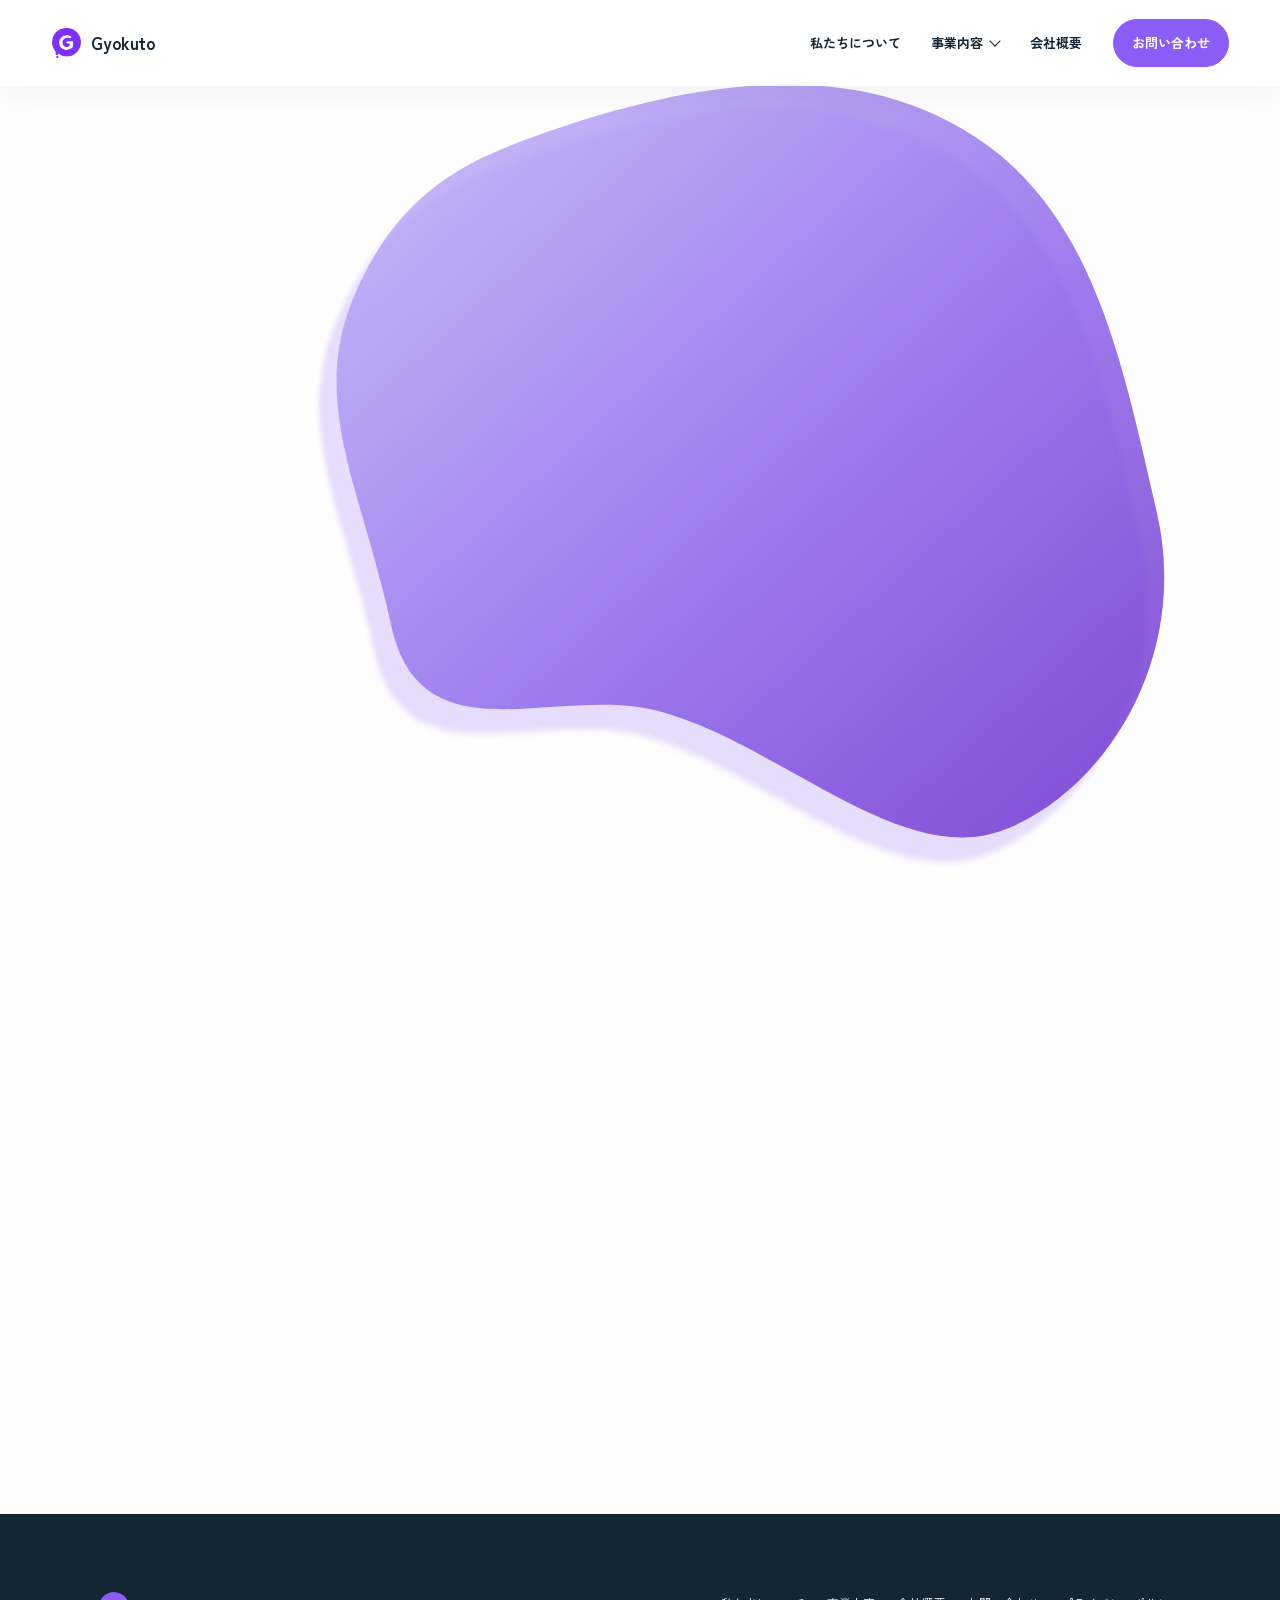
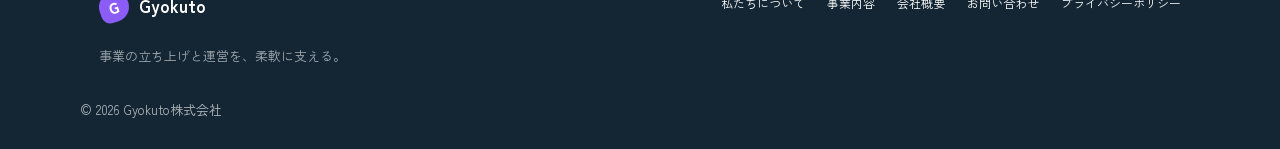
<file: contact.html>
<!doctype html>
<html lang="ja">
<head>
  <meta charset="utf-8">
  <meta name="viewport" content="width=device-width, initial-scale=1">
  <title>お問い合わせ | Gyokuto株式会社</title>
  <meta name="description" content="Gyokuto株式会社へのお問い合わせページ。AIコンサルティング事業、BPO事業、業務改善・システム開発事業についてご連絡ください。">
  <meta property="og:type" content="website">
  <meta property="og:title" content="お問い合わせ | Gyokuto株式会社">
  <meta property="og:description" content="Gyokuto株式会社へのお問い合わせはフォームまたはメールよりお願いいたします。">
  <meta property="og:url" content="https://corp.gyokuto-inc.com/contact.html">
  <meta property="og:image" content="https://corp.gyokuto-inc.com/assets/hero-operations.png">
  <link rel="canonical" href="https://corp.gyokuto-inc.com/contact.html">
  <link rel="icon" type="image/png" href="assets/gyokuto-logo-mark.png">
  <link rel="preconnect" href="https://fonts.googleapis.com">
  <link rel="preconnect" href="https://fonts.gstatic.com" crossorigin>
  <link href="https://fonts.googleapis.com/css2?family=Zen+Kaku+Gothic+New:wght@300;400;500;600;700&display=swap" rel="stylesheet">
  <link rel="stylesheet" href="styles.css?v=20260928-30">
</head>
<body class="inner-page">
  <div class="home-morph-background" data-morph-background aria-hidden="true">
    <svg class="home-morph-background-svg" viewBox="0 0 1400 770" preserveAspectRatio="none" focusable="false">
      <defs>
        <linearGradient id="home-morph-gradient" x1="0" y1="0" x2="1" y2="1">
          <stop offset="0%" stop-color="#c4b5fd"></stop>
          <stop offset="58%" stop-color="#8b5cf6"></stop>
          <stop offset="100%" stop-color="#6d28d9"></stop>
        </linearGradient>
        <filter id="home-morph-soften" x="-20%" y="-20%" width="140%" height="140%">
          <feGaussianBlur stdDeviation="3"></feGaussianBlur>
        </filter>
      </defs>
      <g class="home-morph-shapes" transform="translate(80 0) scale(1.05)">
        <path class="home-morph-shadow" d="M 262.9,252.2 C 210.1,338.2 212.6,487.6 288.8,553.9 C 372.2,626.5 511.2,517.8 620.3,536.3 C 750.6,558.4 860.3,723 987.3,686.5 C 1089,657.3 1168,534.7 1173,429.2 C 1178,313.7 1096,189.1 995.1,130.7 C 852.1,47.07 658.8,78.95 498.1,119.2 C 410.7,141.1 322.6,154.8 262.9,252.2 Z"></path>
        <path class="home-morph-shape" data-morph-path d="M 262.9,252.2 C 210.1,338.2 212.6,487.6 288.8,553.9 C 372.2,626.5 511.2,517.8 620.3,536.3 C 750.6,558.4 860.3,723 987.3,686.5 C 1089,657.3 1168,534.7 1173,429.2 C 1178,313.7 1096,189.1 995.1,130.7 C 852.1,47.07 658.8,78.95 498.1,119.2 C 410.7,141.1 322.6,154.8 262.9,252.2 Z"></path>
      </g>
    </svg>
  </div>
  <header class="site-header home-header">
    <a class="brand home-brand" href="index.html" aria-label="Gyokuto株式会社 トップページ">
      <img class="home-brand-image" src="assets/gyokuto-logo-mark.png" alt="">
      <span>Gyokuto</span>
    </a>
    <button class="nav-toggle home-nav-toggle" type="button" aria-label="メニューを開く" aria-expanded="false">メニュー</button>
    <nav class="site-nav home-nav" aria-label="主要ナビゲーション">
      <a href="index.html#about">私たちについて</a>
      <div class="nav-business">
        <button class="nav-business-trigger" type="button" aria-expanded="false" aria-controls="business-subnav">
          <span>事業内容</span>
          <span class="nav-business-chevron" aria-hidden="true"></span>
        </button>
        <div class="nav-business-subnav" id="business-subnav">
          <a href="ai-it-consulting.html"><span>AIコンサルティング事業</span><span class="nav-business-arrow" aria-hidden="true">↗</span></a>
          <a href="bpo.html"><span>BPO事業</span><span class="nav-business-arrow" aria-hidden="true">↗</span></a>
          <a href="web-services.html"><span>業務改善・システム開発事業</span><span class="nav-business-arrow" aria-hidden="true">↗</span></a>
        </div>
      </div>
      <a href="company.html">会社概要</a>
      <a class="nav-cta home-nav-cta" href="contact.html" aria-current="page">お問い合わせ</a>
    </nav>
  </header>
  <main>
    <section class="page-hero" data-morph-state="0">
      <div class="container narrow">
        <p class="eyebrow">Contact</p>
        <h1>お問い合わせ</h1>
        <p>サービスに関するご相談やお見積りのご依頼は、フォームまたはメールよりご連絡ください。</p>
      </div>
    </section>
    <section class="section" data-morph-state="2">
      <div class="container contact-grid">
        <form class="contact-form" action="https://formsubmit.co/customer-support@gyokuto-inc.com" method="post">
          <input type="hidden" name="_subject" value="Gyokuto株式会社コーポレートサイトからのお問い合わせ">
          <input type="hidden" name="_template" value="table">
          <input type="hidden" name="_captcha" value="false">
          <input type="hidden" name="_next" value="https://corp.gyokuto-inc.com/thanks.html">
          <input type="text" name="_honey" class="honeypot" tabindex="-1" autocomplete="off">
          <label>会社名<input type="text" name="会社名" autocomplete="organization"></label>
          <label>お名前<input type="text" name="お名前" autocomplete="name" required></label>
          <label>メールアドレス<input type="email" name="メールアドレス" autocomplete="email" required></label>
          <label>お問い合わせ種別
            <select name="お問い合わせ種別" required>
              <option value="">選択してください</option>
              <option>AIコンサルティング事業について</option>
              <option>BPO事業について</option>
              <option>業務改善・システム開発事業について</option>
              <option>その他</option>
            </select>
          </label>
          <label>お問い合わせ内容<textarea name="お問い合わせ内容" rows="8" required></textarea></label>
          <button class="button primary" type="submit">送信する</button>
        </form>
        <aside class="panel contact-side">
          <h2>メールでのお問い合わせ</h2>
          <p><a href="mailto:customer-support@gyokuto-inc.com">customer-support@gyokuto-inc.com</a></p>
          <p class="note">代表電話につき、お電話でのサービスに関するお問い合わせは承っておりません。お問い合わせフォームまたはメールよりご連絡ください。</p>
          <p class="note">送信後、お問い合わせ内容は受付窓口へ送信されます。</p>
        </aside>
      </div>
    </section>
  </main>
  <footer class="site-footer home-footer">
    <div class="home-container home-footer-inner">
      <div>
        <a class="brand home-footer-brand" href="index.html"><span class="home-brand-mark" aria-hidden="true">G</span><span>Gyokuto</span></a>
        <p>事業の立ち上げと運営を、柔軟に支える。</p>
      </div>
      <nav class="footer-nav home-footer-nav" aria-label="フッターナビゲーション">
        <a href="index.html#about">私たちについて</a>
        <a href="index.html#business">事業内容</a>
        <a href="company.html">会社概要</a>
        <a href="contact.html">お問い合わせ</a>
        <a href="privacy.html">プライバシーポリシー</a>
      </nav>
    </div>
    <p class="copyright home-copyright">&copy; 2026 Gyokuto株式会社</p>
  </footer>
  <script src="script.js?v=20260928-30"></script>
</body>
</html>
</file>
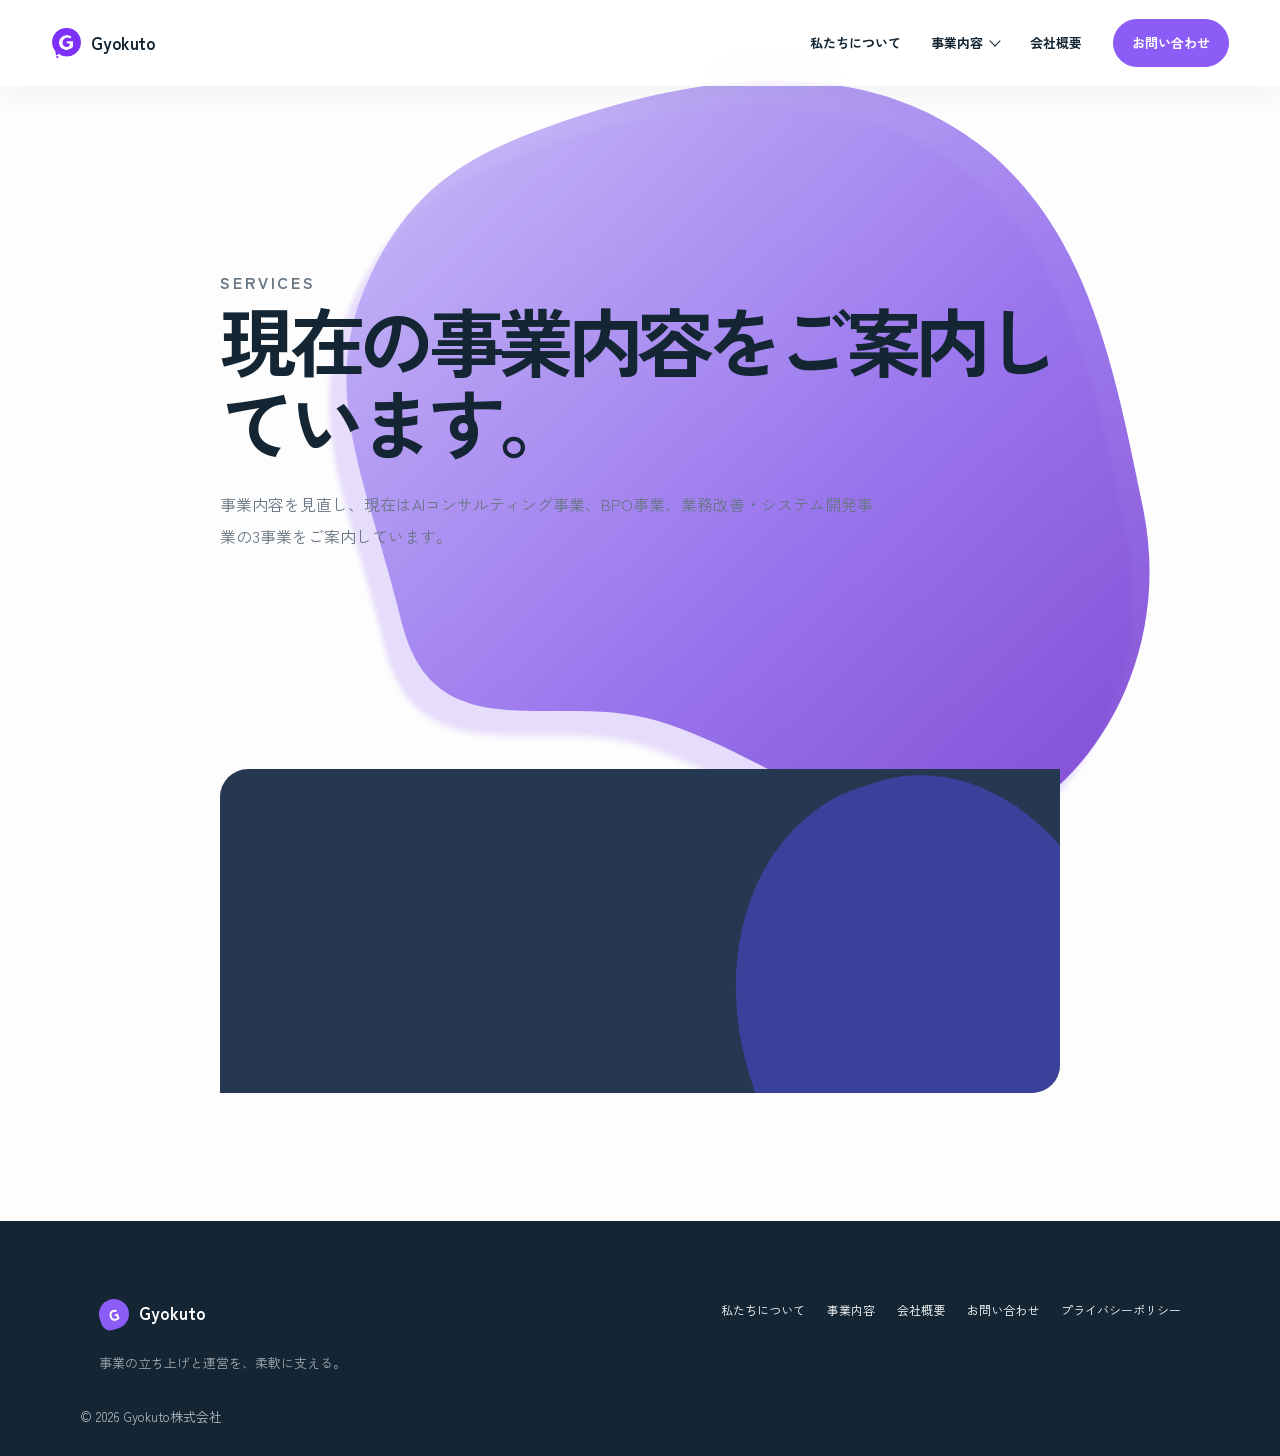
<file: ecommerce.html>
<!doctype html>
<html lang="ja">
<head>
  <meta charset="utf-8">
  <meta name="viewport" content="width=device-width, initial-scale=1">
  <meta name="robots" content="noindex,follow">
  <title>事業内容 | Gyokuto株式会社</title>
  <meta property="og:type" content="website">
  <meta property="og:title" content="事業内容 | Gyokuto株式会社">
  <meta property="og:description" content="Gyokuto株式会社の現在の事業内容をご案内します。">
  <meta property="og:url" content="https://corp.gyokuto-inc.com/ecommerce.html">
  <meta property="og:image" content="https://corp.gyokuto-inc.com/assets/hero-operations.png">
  <link rel="canonical" href="https://corp.gyokuto-inc.com/services.html">
  <link rel="icon" type="image/png" href="assets/gyokuto-logo-mark.png">
  <link rel="preconnect" href="https://fonts.googleapis.com">
  <link rel="preconnect" href="https://fonts.gstatic.com" crossorigin>
  <link href="https://fonts.googleapis.com/css2?family=Zen+Kaku+Gothic+New:wght@300;400;500;600;700&display=swap" rel="stylesheet">
  <link rel="stylesheet" href="styles.css?v=20260928-30">
</head>
<body class="inner-page">
  <div class="home-morph-background" data-morph-background aria-hidden="true">
    <svg class="home-morph-background-svg" viewBox="0 0 1400 770" preserveAspectRatio="none" focusable="false">
      <defs>
        <linearGradient id="home-morph-gradient" x1="0" y1="0" x2="1" y2="1">
          <stop offset="0%" stop-color="#c4b5fd"></stop>
          <stop offset="58%" stop-color="#8b5cf6"></stop>
          <stop offset="100%" stop-color="#6d28d9"></stop>
        </linearGradient>
        <filter id="home-morph-soften" x="-20%" y="-20%" width="140%" height="140%">
          <feGaussianBlur stdDeviation="3"></feGaussianBlur>
        </filter>
      </defs>
      <g class="home-morph-shapes" transform="translate(80 0) scale(1.05)">
        <path class="home-morph-shadow" d="M 262.9,252.2 C 210.1,338.2 212.6,487.6 288.8,553.9 C 372.2,626.5 511.2,517.8 620.3,536.3 C 750.6,558.4 860.3,723 987.3,686.5 C 1089,657.3 1168,534.7 1173,429.2 C 1178,313.7 1096,189.1 995.1,130.7 C 852.1,47.07 658.8,78.95 498.1,119.2 C 410.7,141.1 322.6,154.8 262.9,252.2 Z"></path>
        <path class="home-morph-shape" data-morph-path d="M 262.9,252.2 C 210.1,338.2 212.6,487.6 288.8,553.9 C 372.2,626.5 511.2,517.8 620.3,536.3 C 750.6,558.4 860.3,723 987.3,686.5 C 1089,657.3 1168,534.7 1173,429.2 C 1178,313.7 1096,189.1 995.1,130.7 C 852.1,47.07 658.8,78.95 498.1,119.2 C 410.7,141.1 322.6,154.8 262.9,252.2 Z"></path>
      </g>
    </svg>
  </div>
  <header class="site-header home-header">
    <a class="brand home-brand" href="index.html" aria-label="Gyokuto株式会社 トップページ">
      <img class="home-brand-image" src="assets/gyokuto-logo-mark.png" alt="">
      <span>Gyokuto</span>
    </a>
    <button class="nav-toggle home-nav-toggle" type="button" aria-label="メニューを開く" aria-expanded="false">メニュー</button>
    <nav class="site-nav home-nav" aria-label="主要ナビゲーション">
      <a href="index.html#about">私たちについて</a>
      <div class="nav-business">
        <button class="nav-business-trigger" type="button" aria-expanded="false" aria-controls="business-subnav">
          <span>事業内容</span>
          <span class="nav-business-chevron" aria-hidden="true"></span>
        </button>
        <div class="nav-business-subnav" id="business-subnav">
          <a href="ai-it-consulting.html"><span>AIコンサルティング事業</span><span class="nav-business-arrow" aria-hidden="true">↗</span></a>
          <a href="bpo.html"><span>BPO事業</span><span class="nav-business-arrow" aria-hidden="true">↗</span></a>
          <a href="web-services.html"><span>業務改善・システム開発事業</span><span class="nav-business-arrow" aria-hidden="true">↗</span></a>
        </div>
      </div>
      <a href="company.html">会社概要</a>
      <a class="nav-cta home-nav-cta" href="contact.html">お問い合わせ</a>
    </nav>
  </header>
  <main>
    <section class="page-hero" data-morph-state="0">
      <div class="container narrow">
        <p class="eyebrow">Services</p>
        <h1>現在の事業内容をご案内しています。</h1>
        <p>事業内容を見直し、現在はAIコンサルティング事業、BPO事業、業務改善・システム開発事業の3事業をご案内しています。</p>
      </div>
    </section>
    <section class="section" data-morph-state="2">
      <div class="container narrow">
        <div class="cta-band">
          <div>
            <h2>事業内容の一覧をご覧ください。</h2>
            <p>各事業の概要とお問い合わせ先をご確認いただけます。</p>
          </div>
          <a class="button light" href="services.html">事業内容を見る</a>
        </div>
      </div>
    </section>
  </main>
  <footer class="site-footer home-footer">
    <div class="home-container home-footer-inner">
      <div>
        <a class="brand home-footer-brand" href="index.html"><span class="home-brand-mark" aria-hidden="true">G</span><span>Gyokuto</span></a>
        <p>事業の立ち上げと運営を、柔軟に支える。</p>
      </div>
      <nav class="footer-nav home-footer-nav" aria-label="フッターナビゲーション">
        <a href="index.html#about">私たちについて</a>
        <a href="index.html#business">事業内容</a>
        <a href="company.html">会社概要</a>
        <a href="contact.html">お問い合わせ</a>
        <a href="privacy.html">プライバシーポリシー</a>
      </nav>
    </div>
    <p class="copyright home-copyright">&copy; 2026 Gyokuto株式会社</p>
  </footer>
  <script src="script.js?v=20260928-30"></script>
</body>
</html>
</file>
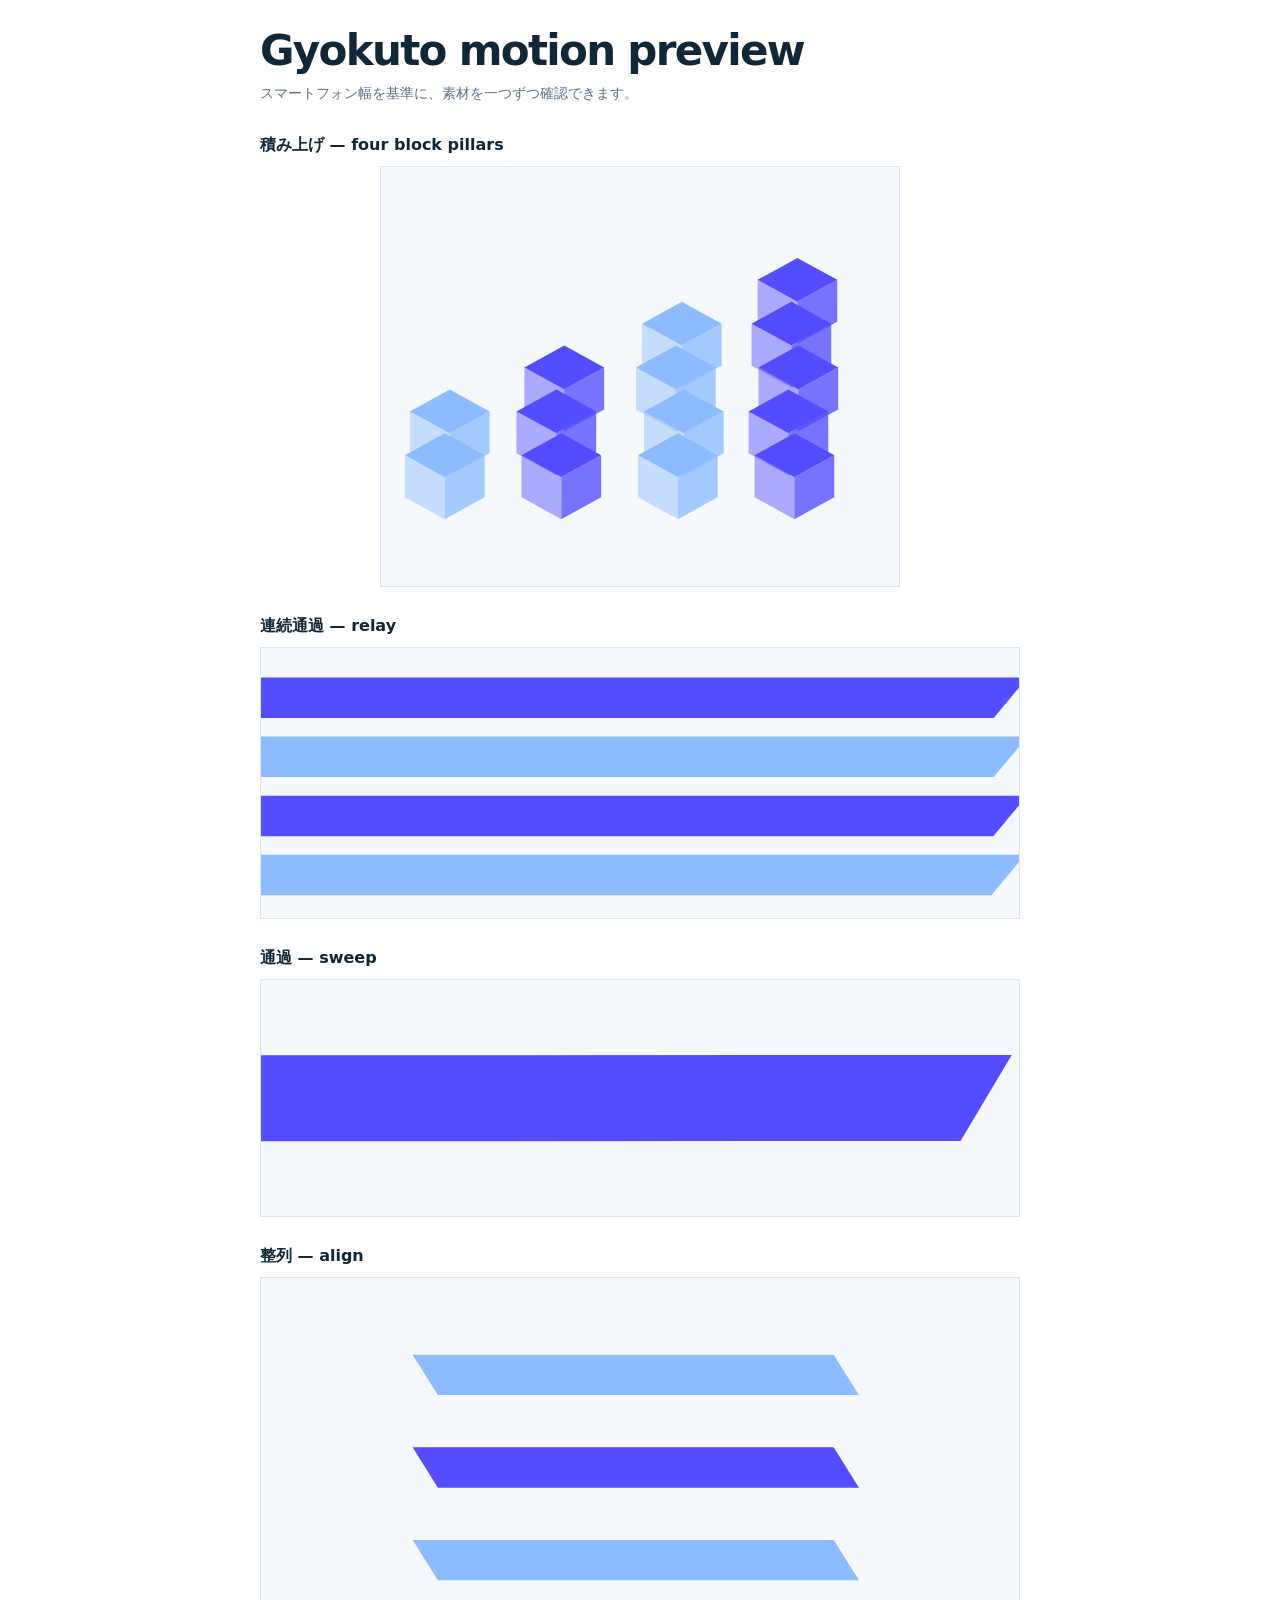
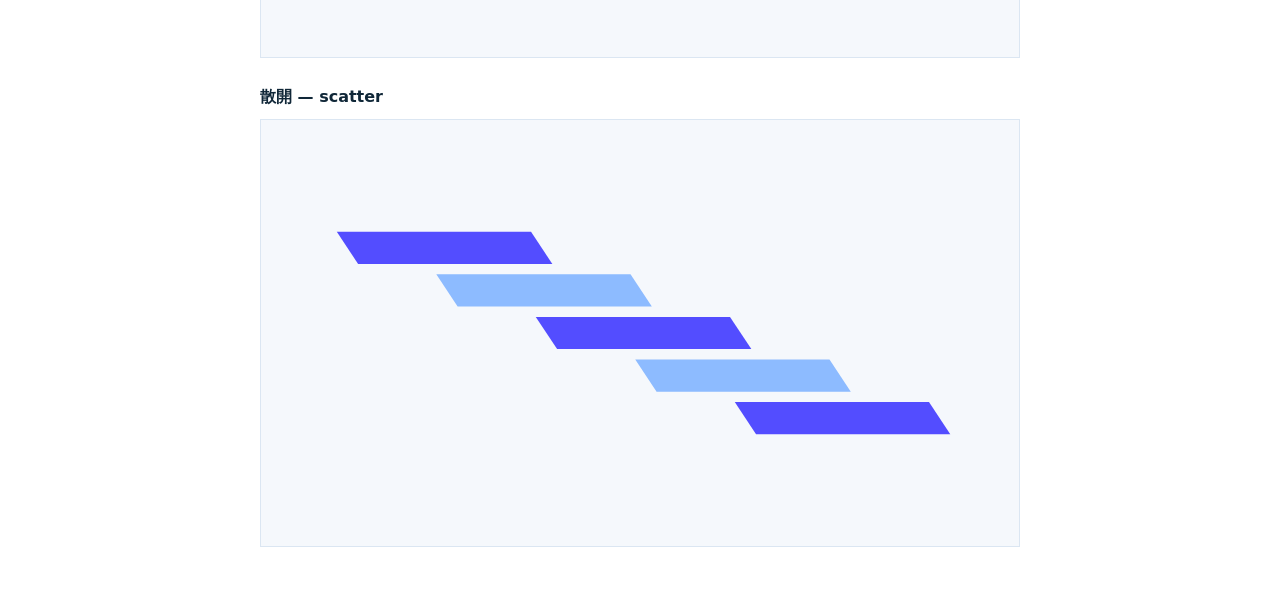
<file: motion-preview.html>
<!doctype html>
<html lang="ja">
<head>
  <meta charset="utf-8">
  <meta name="viewport" content="width=device-width, initial-scale=1">
  <title>Gyokuto motion preview</title>
  <style>
    :root {
      color-scheme: light;
      --ink: #102738;
      --muted: #587086;
      --surface: #f5f8fc;
      --line: #dbe6f2;
    }

    * { box-sizing: border-box; }

    body {
      margin: 0;
      background: #fff;
      color: var(--ink);
      font-family: system-ui, -apple-system, BlinkMacSystemFont, "Segoe UI", sans-serif;
    }

    main {
      width: min(100% - 32px, 760px);
      margin: 0 auto;
      padding: 28px 0 56px;
    }

    h1 {
      margin: 0 0 8px;
      font-size: clamp(24px, 7vw, 42px);
      line-height: 1.1;
      letter-spacing: -.04em;
    }

    .intro {
      margin: 0 0 28px;
      color: var(--muted);
      font-size: 14px;
      line-height: 1.7;
    }

    section {
      margin-top: 28px;
    }

    h2 {
      margin: 0 0 10px;
      font-size: 16px;
      line-height: 1.4;
    }

    .preview {
      width: 100%;
      overflow: hidden;
      background: var(--surface);
      border: 1px solid var(--line);
    }

    .preview img {
      display: block;
      width: 100%;
      height: auto;
    }

    .preview--stack {
      max-width: 520px;
      margin-inline: auto;
    }

    @media (max-width: 480px) {
      main {
        width: min(100% - 24px, 760px);
        padding-top: 20px;
      }

      section { margin-top: 24px; }
    }
  </style>
</head>
<body>
  <main>
    <h1>Gyokuto motion preview</h1>
    <p class="intro">スマートフォン幅を基準に、素材を一つずつ確認できます。</p>

    <section>
      <h2>積み上げ — four block pillars</h2>
      <div class="preview preview--stack">
        <img src="assets/gyokuto-motion-stack-small.svg" alt="高さの違う4本のブロック柱が積み上がるアニメーション">
      </div>
    </section>

    <section>
      <h2>連続通過 — relay</h2>
      <div class="preview">
        <img src="assets/gyokuto-motion-relay.svg" alt="4本の太いビームが順番に左から右へ通過するアニメーション">
      </div>
    </section>

    <section>
      <h2>通過 — sweep</h2>
      <div class="preview">
        <img src="assets/gyokuto-motion-sweep.svg" alt="一本の大きなビームが左から右へ通過するアニメーション">
      </div>
    </section>

    <section>
      <h2>整列 — align</h2>
      <div class="preview">
        <img src="assets/gyokuto-motion-align.svg" alt="3本のビームが整列するアニメーション">
      </div>
    </section>

    <section>
      <h2>散開 — scatter</h2>
      <div class="preview">
        <img src="assets/gyokuto-motion-scatter.svg" alt="素材が集まり散らばるアニメーション">
      </div>
    </section>
  </main>
</body>
</html>
</file>
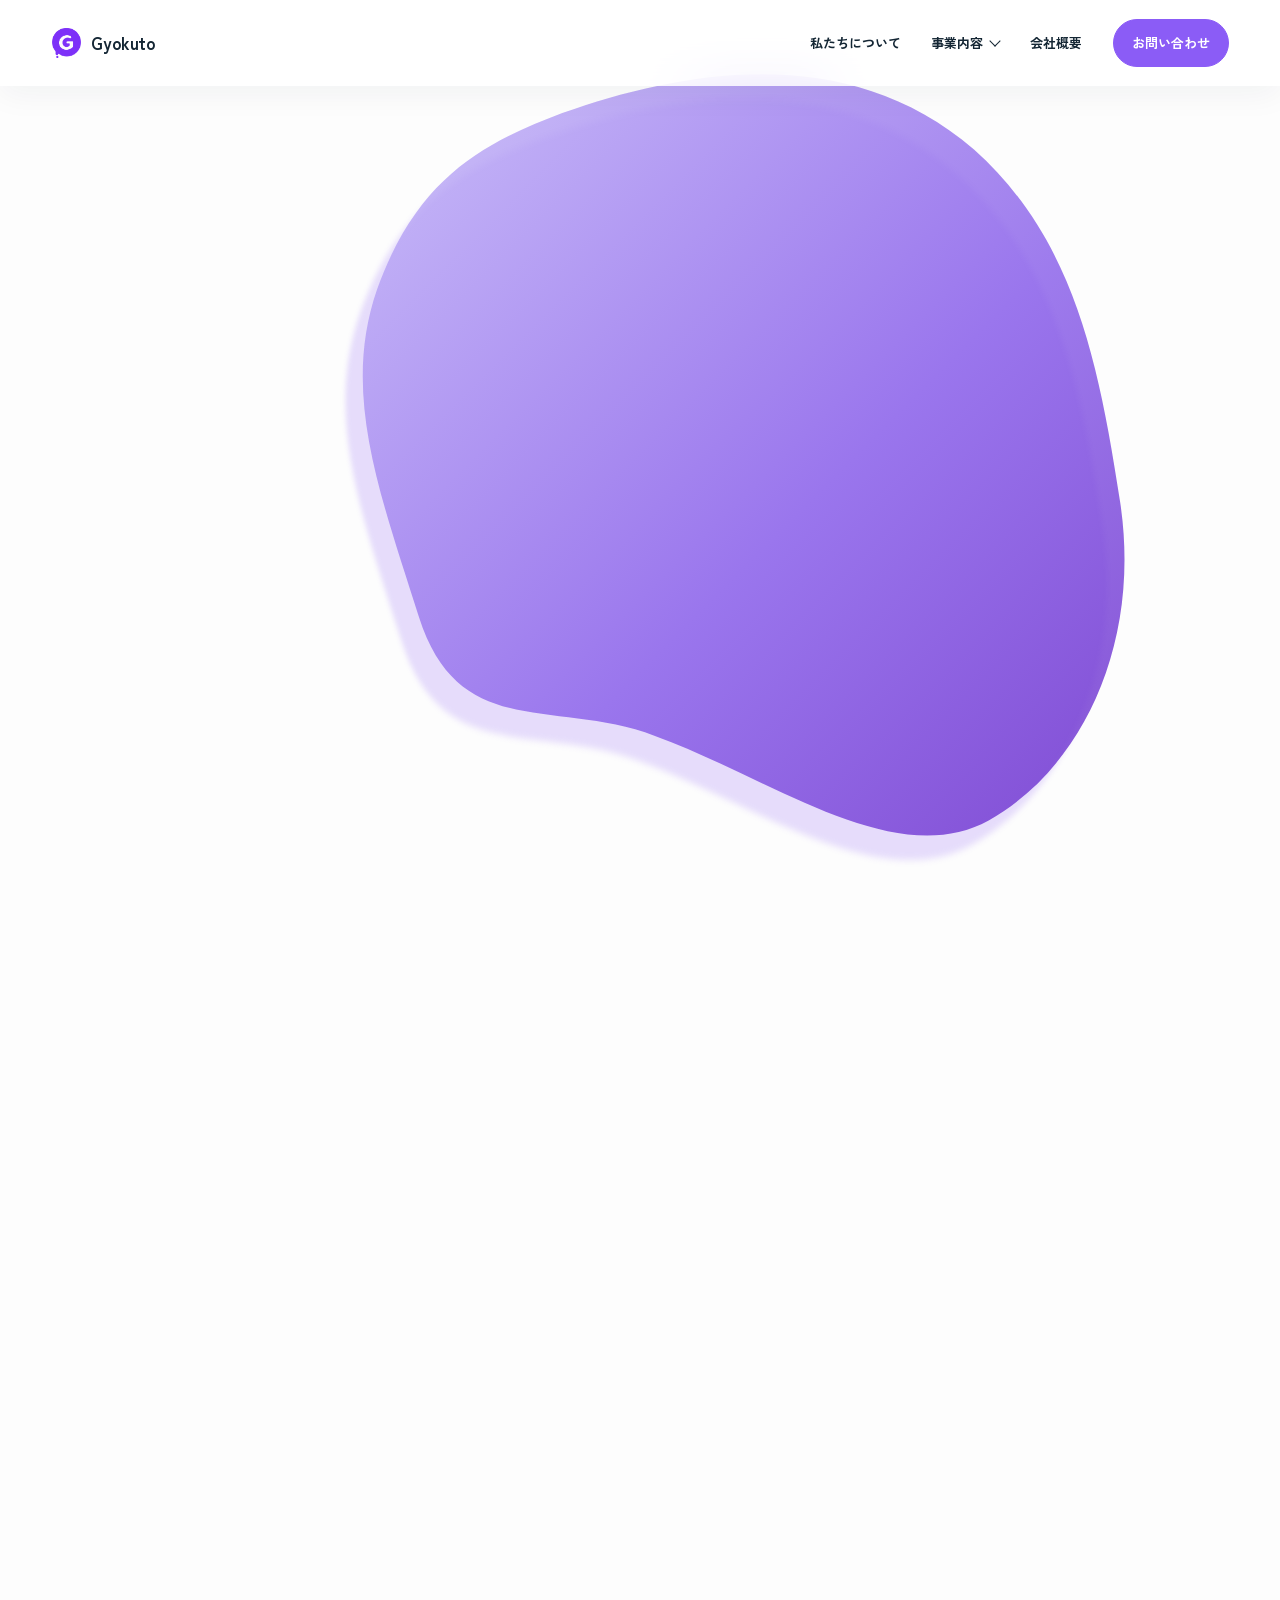
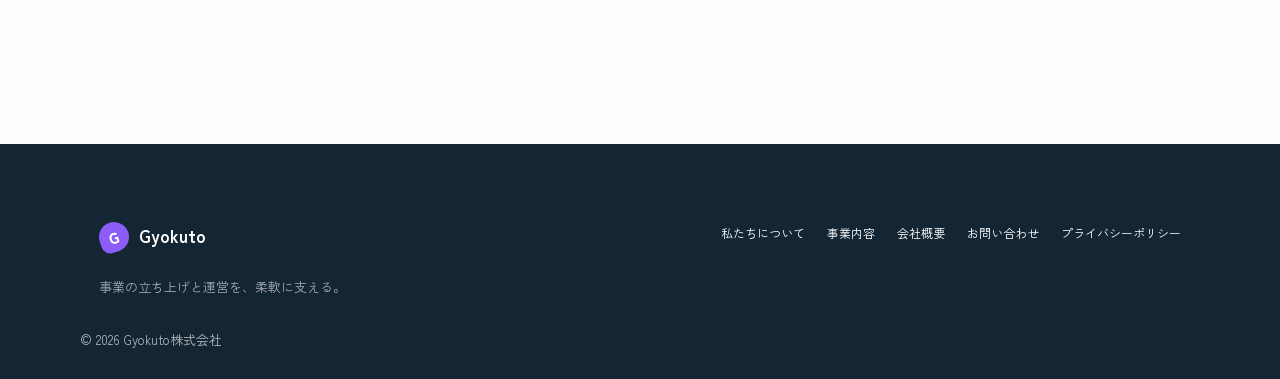
<file: privacy.html>
<!doctype html>
<html lang="ja">
<head>
  <meta charset="utf-8">
  <meta name="viewport" content="width=device-width, initial-scale=1">
  <title>プライバシーポリシー | Gyokuto株式会社</title>
  <meta name="description" content="Gyokuto株式会社のプライバシーポリシー。お問い合わせフォーム等で取得する個人情報の利用目的、管理、第三者提供の制限について記載しています。">
  <meta property="og:type" content="website">
  <meta property="og:title" content="プライバシーポリシー | Gyokuto株式会社">
  <meta property="og:description" content="Gyokuto株式会社の個人情報の取り扱いについて。">
  <meta property="og:url" content="https://corp.gyokuto-inc.com/privacy.html">
  <meta property="og:image" content="https://corp.gyokuto-inc.com/assets/hero-operations.png">
  <link rel="canonical" href="https://corp.gyokuto-inc.com/privacy.html">
  <link rel="icon" type="image/png" href="assets/gyokuto-logo-mark.png">
  <link rel="preconnect" href="https://fonts.googleapis.com">
  <link rel="preconnect" href="https://fonts.gstatic.com" crossorigin>
  <link href="https://fonts.googleapis.com/css2?family=Zen+Kaku+Gothic+New:wght@300;400;500;600;700&display=swap" rel="stylesheet">
  <link rel="stylesheet" href="styles.css?v=20260928-30">
</head>
<body class="inner-page">
  <div class="home-morph-background" data-morph-background aria-hidden="true">
    <svg class="home-morph-background-svg" viewBox="0 0 1400 770" preserveAspectRatio="none" focusable="false">
      <defs>
        <linearGradient id="home-morph-gradient" x1="0" y1="0" x2="1" y2="1">
          <stop offset="0%" stop-color="#c4b5fd"></stop>
          <stop offset="58%" stop-color="#8b5cf6"></stop>
          <stop offset="100%" stop-color="#6d28d9"></stop>
        </linearGradient>
        <filter id="home-morph-soften" x="-20%" y="-20%" width="140%" height="140%">
          <feGaussianBlur stdDeviation="3"></feGaussianBlur>
        </filter>
      </defs>
      <g class="home-morph-shapes" transform="translate(80 0) scale(1.05)">
        <path class="home-morph-shadow" d="M 262.9,252.2 C 210.1,338.2 212.6,487.6 288.8,553.9 C 372.2,626.5 511.2,517.8 620.3,536.3 C 750.6,558.4 860.3,723 987.3,686.5 C 1089,657.3 1168,534.7 1173,429.2 C 1178,313.7 1096,189.1 995.1,130.7 C 852.1,47.07 658.8,78.95 498.1,119.2 C 410.7,141.1 322.6,154.8 262.9,252.2 Z"></path>
        <path class="home-morph-shape" data-morph-path d="M 262.9,252.2 C 210.1,338.2 212.6,487.6 288.8,553.9 C 372.2,626.5 511.2,517.8 620.3,536.3 C 750.6,558.4 860.3,723 987.3,686.5 C 1089,657.3 1168,534.7 1173,429.2 C 1178,313.7 1096,189.1 995.1,130.7 C 852.1,47.07 658.8,78.95 498.1,119.2 C 410.7,141.1 322.6,154.8 262.9,252.2 Z"></path>
      </g>
    </svg>
  </div>
  <header class="site-header home-header">
    <a class="brand home-brand" href="index.html" aria-label="Gyokuto株式会社 トップページ">
      <img class="home-brand-image" src="assets/gyokuto-logo-mark.png" alt="">
      <span>Gyokuto</span>
    </a>
    <button class="nav-toggle home-nav-toggle" type="button" aria-label="メニューを開く" aria-expanded="false">メニュー</button>
    <nav class="site-nav home-nav" aria-label="主要ナビゲーション">
      <a href="index.html#about">私たちについて</a>
      <div class="nav-business">
        <button class="nav-business-trigger" type="button" aria-expanded="false" aria-controls="business-subnav">
          <span>事業内容</span>
          <span class="nav-business-chevron" aria-hidden="true"></span>
        </button>
        <div class="nav-business-subnav" id="business-subnav">
          <a href="ai-it-consulting.html"><span>AIコンサルティング事業</span><span class="nav-business-arrow" aria-hidden="true">↗</span></a>
          <a href="bpo.html"><span>BPO事業</span><span class="nav-business-arrow" aria-hidden="true">↗</span></a>
          <a href="web-services.html"><span>業務改善・システム開発事業</span><span class="nav-business-arrow" aria-hidden="true">↗</span></a>
        </div>
      </div>
      <a href="company.html">会社概要</a>
      <a class="nav-cta home-nav-cta" href="contact.html">お問い合わせ</a>
    </nav>
  </header>
  <main>
    <section class="page-hero" data-morph-state="0">
      <div class="container narrow">
        <p class="eyebrow">Privacy Policy</p>
        <h1>プライバシーポリシー</h1>
        <p>Gyokuto株式会社は、取得した個人情報を適切に取り扱います。</p>
      </div>
    </section>
    <section class="section" data-morph-state="2">
      <div class="container policy">
        <h2>個人情報の取得</h2>
        <p>当社は、お問い合わせフォームまたはメールでのご連絡に際し、会社名、お名前、メールアドレス、お問い合わせ内容などの個人情報を取得する場合があります。</p>
        <h2>利用目的</h2>
        <p>取得した個人情報は、お問い合わせへの回答、相談内容の確認、当社サービスに関する連絡、必要な事務連絡のために利用します。</p>
        <h2>個人情報の管理</h2>
        <p>当社は、取得した個人情報について、不正なアクセス、紛失、漏えい等を防ぐため、適切な管理に努めます。</p>
        <h2>第三者提供の制限</h2>
        <p>当社は、法令に基づく場合を除き、ご本人の同意なく個人情報を第三者に提供しません。</p>
        <h2>開示・訂正・削除等</h2>
        <p>ご本人から個人情報の開示、訂正、削除等のご希望があった場合は、本人確認のうえ、法令に従って対応します。</p>
        <h2>お問い合わせ窓口</h2>
        <p>個人情報の取り扱いに関するお問い合わせは、以下のメールアドレスまでご連絡ください。</p>
        <p><a href="mailto:customer-support@gyokuto-inc.com">customer-support@gyokuto-inc.com</a></p>
      </div>
    </section>
  </main>
  <footer class="site-footer home-footer">
    <div class="home-container home-footer-inner">
      <div>
        <a class="brand home-footer-brand" href="index.html"><span class="home-brand-mark" aria-hidden="true">G</span><span>Gyokuto</span></a>
        <p>事業の立ち上げと運営を、柔軟に支える。</p>
      </div>
      <nav class="footer-nav home-footer-nav" aria-label="フッターナビゲーション">
        <a href="index.html#about">私たちについて</a>
        <a href="index.html#business">事業内容</a>
        <a href="company.html">会社概要</a>
        <a href="contact.html">お問い合わせ</a>
        <a href="privacy.html">プライバシーポリシー</a>
      </nav>
    </div>
    <p class="copyright home-copyright">&copy; 2026 Gyokuto株式会社</p>
  </footer>
  <script src="script.js?v=20260928-30"></script>
</body>
</html>
</file>
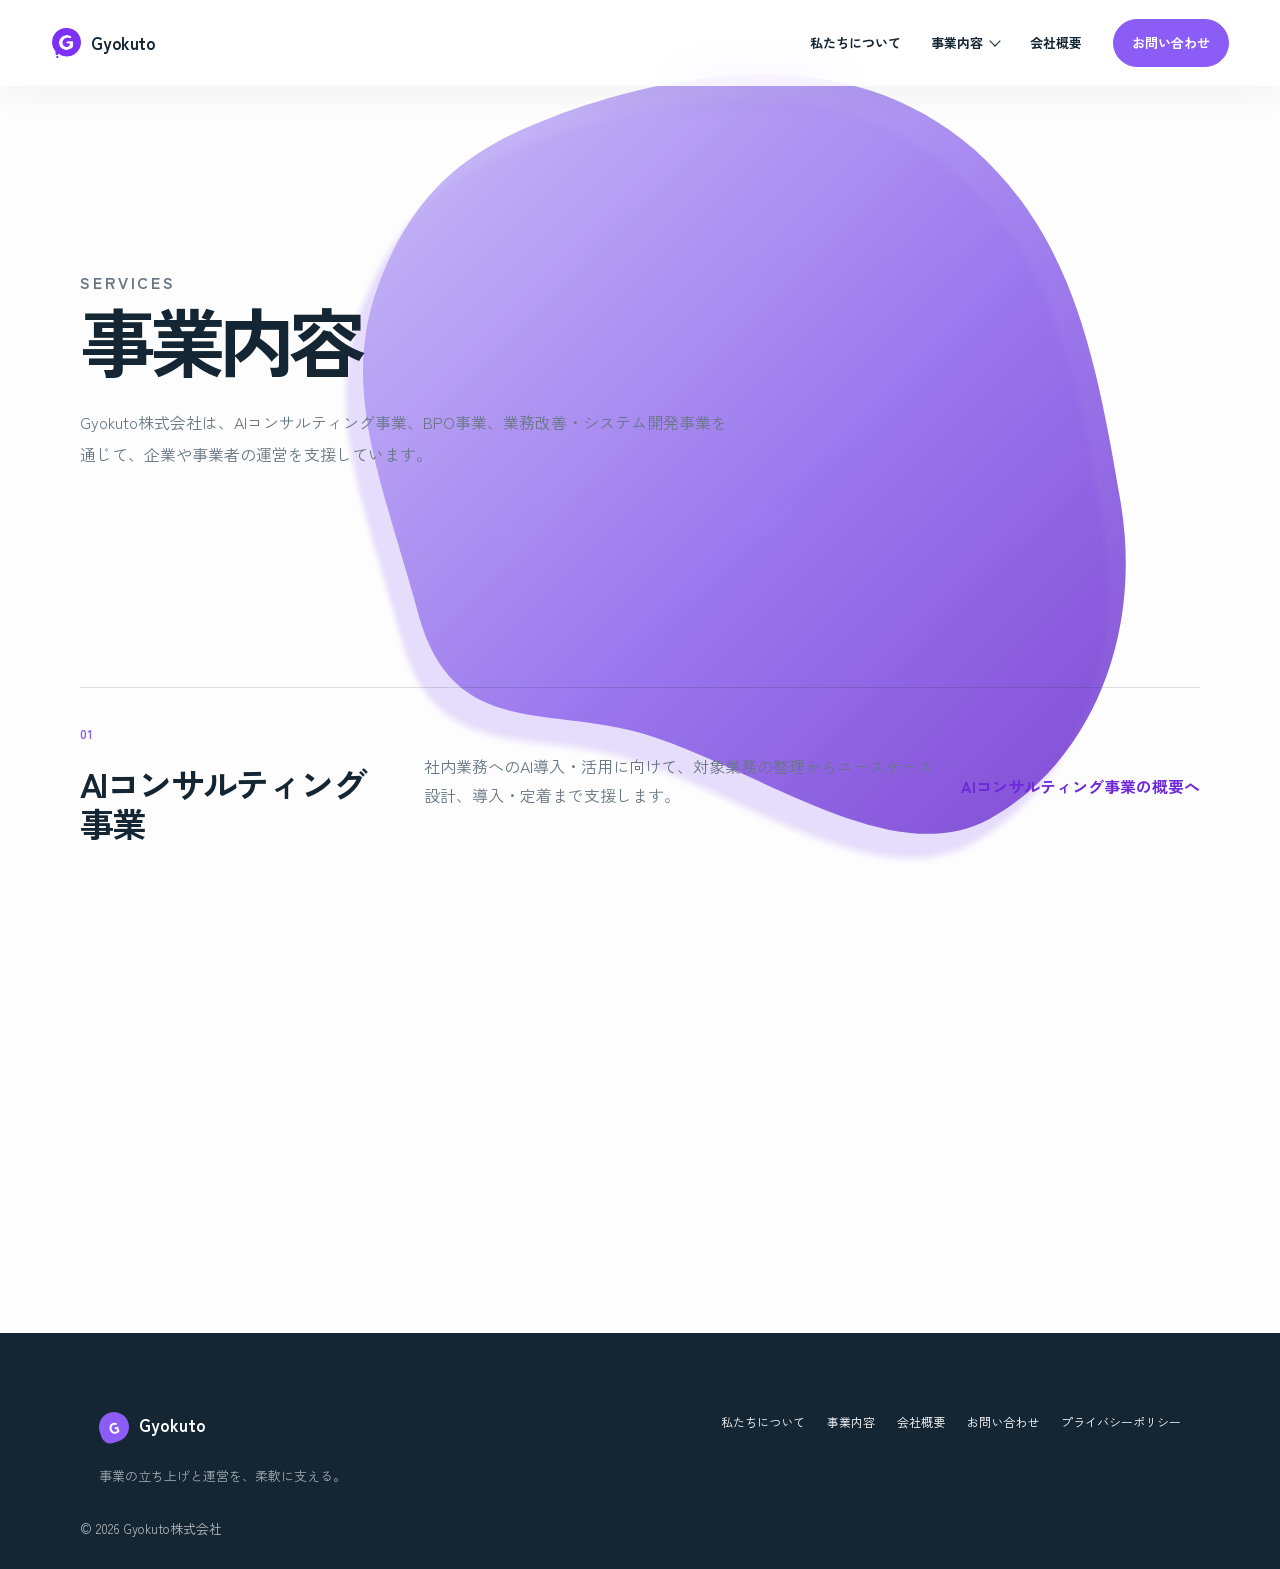
<file: services.html>
<!doctype html>
<html lang="ja">
<head>
  <meta charset="utf-8">
  <meta name="viewport" content="width=device-width, initial-scale=1">
  <title>事業内容 | Gyokuto株式会社</title>
  <meta name="description" content="Gyokuto株式会社の事業内容。AIコンサルティング事業、BPO事業、業務改善・システム開発事業を紹介します。">
  <meta property="og:type" content="website">
  <meta property="og:title" content="事業内容 | Gyokuto株式会社">
  <meta property="og:description" content="Gyokuto株式会社のAIコンサルティング事業、BPO事業、業務改善・システム開発事業の概要です。">
  <meta property="og:url" content="https://corp.gyokuto-inc.com/services.html">
  <meta property="og:image" content="https://corp.gyokuto-inc.com/assets/hero-operations.png">
  <link rel="canonical" href="https://corp.gyokuto-inc.com/services.html">
  <link rel="icon" type="image/png" href="assets/gyokuto-logo-mark.png">
  <link rel="preconnect" href="https://fonts.googleapis.com">
  <link rel="preconnect" href="https://fonts.gstatic.com" crossorigin>
  <link href="https://fonts.googleapis.com/css2?family=Zen+Kaku+Gothic+New:wght@300;400;500;600;700&display=swap" rel="stylesheet">
  <link rel="stylesheet" href="styles.css?v=20260928-30">
</head>
<body class="inner-page">
  <div class="home-morph-background" data-morph-background aria-hidden="true">
    <svg class="home-morph-background-svg" viewBox="0 0 1400 770" preserveAspectRatio="none" focusable="false">
      <defs>
        <linearGradient id="home-morph-gradient" x1="0" y1="0" x2="1" y2="1">
          <stop offset="0%" stop-color="#c4b5fd"></stop>
          <stop offset="58%" stop-color="#8b5cf6"></stop>
          <stop offset="100%" stop-color="#6d28d9"></stop>
        </linearGradient>
        <filter id="home-morph-soften" x="-20%" y="-20%" width="140%" height="140%">
          <feGaussianBlur stdDeviation="3"></feGaussianBlur>
        </filter>
      </defs>
      <g class="home-morph-shapes" transform="translate(80 0) scale(1.05)">
        <path class="home-morph-shadow" d="M 262.9,252.2 C 210.1,338.2 212.6,487.6 288.8,553.9 C 372.2,626.5 511.2,517.8 620.3,536.3 C 750.6,558.4 860.3,723 987.3,686.5 C 1089,657.3 1168,534.7 1173,429.2 C 1178,313.7 1096,189.1 995.1,130.7 C 852.1,47.07 658.8,78.95 498.1,119.2 C 410.7,141.1 322.6,154.8 262.9,252.2 Z"></path>
        <path class="home-morph-shape" data-morph-path d="M 262.9,252.2 C 210.1,338.2 212.6,487.6 288.8,553.9 C 372.2,626.5 511.2,517.8 620.3,536.3 C 750.6,558.4 860.3,723 987.3,686.5 C 1089,657.3 1168,534.7 1173,429.2 C 1178,313.7 1096,189.1 995.1,130.7 C 852.1,47.07 658.8,78.95 498.1,119.2 C 410.7,141.1 322.6,154.8 262.9,252.2 Z"></path>
      </g>
    </svg>
  </div>
  <header class="site-header home-header">
    <a class="brand home-brand" href="index.html" aria-label="Gyokuto株式会社 トップページ">
      <img class="home-brand-image" src="assets/gyokuto-logo-mark.png" alt="">
      <span>Gyokuto</span>
    </a>
    <button class="nav-toggle home-nav-toggle" type="button" aria-label="メニューを開く" aria-expanded="false">メニュー</button>
    <nav class="site-nav home-nav" aria-label="主要ナビゲーション">
      <a href="index.html#about">私たちについて</a>
      <div class="nav-business">
        <button class="nav-business-trigger" type="button" aria-expanded="false" aria-controls="business-subnav">
          <span>事業内容</span>
          <span class="nav-business-chevron" aria-hidden="true"></span>
        </button>
        <div class="nav-business-subnav" id="business-subnav">
          <a href="ai-it-consulting.html"><span>AIコンサルティング事業</span><span class="nav-business-arrow" aria-hidden="true">↗</span></a>
          <a href="bpo.html"><span>BPO事業</span><span class="nav-business-arrow" aria-hidden="true">↗</span></a>
          <a href="web-services.html"><span>業務改善・システム開発事業</span><span class="nav-business-arrow" aria-hidden="true">↗</span></a>
        </div>
      </div>
      <a href="company.html">会社概要</a>
      <a class="nav-cta home-nav-cta" href="contact.html">お問い合わせ</a>
    </nav>
  </header>
  <main>
    <section class="page-hero" data-morph-state="0">
      <div class="container">
        <p class="eyebrow">Services</p>
        <h1>事業内容</h1>
        <p>Gyokuto株式会社は、AIコンサルティング事業、BPO事業、業務改善・システム開発事業を通じて、企業や事業者の運営を支援しています。</p>
      </div>
    </section>
    <section class="section" data-morph-state="2">
      <div class="container service-list">
        <article class="list-item">
          <div><span class="card-number">01</span><h2>AIコンサルティング事業</h2></div>
          <p>社内業務へのAI導入・活用に向けて、対象業務の整理からユースケース設計、導入・定着まで支援します。</p>
          <a class="text-link" href="ai-it-consulting.html">AIコンサルティング事業の概要へ</a>
        </article>
        <article class="list-item">
          <div><span class="card-number">02</span><h2>BPO事業</h2></div>
          <p>定型化・標準化できるバックオフィス業務を中心に、データ整理、入力、リスト作成、資料整備などの業務を支援します。</p>
          <a class="text-link" href="bpo.html">BPO事業の概要へ</a>
        </article>
        <article class="list-item">
          <div><span class="card-number">03</span><h2>業務改善・システム開発事業</h2></div>
          <p>業務整理やシステム化の方針検討から、Webサービス・業務システムのスクラッチ開発、導入後の改善まで支援します。</p>
          <a class="text-link" href="web-services.html">業務改善・システム開発事業の概要へ</a>
        </article>
      </div>
    </section>
  </main>
  <footer class="site-footer home-footer">
    <div class="home-container home-footer-inner">
      <div>
        <a class="brand home-footer-brand" href="index.html"><span class="home-brand-mark" aria-hidden="true">G</span><span>Gyokuto</span></a>
        <p>事業の立ち上げと運営を、柔軟に支える。</p>
      </div>
      <nav class="footer-nav home-footer-nav" aria-label="フッターナビゲーション">
        <a href="index.html#about">私たちについて</a>
        <a href="index.html#business">事業内容</a>
        <a href="company.html">会社概要</a>
        <a href="contact.html">お問い合わせ</a>
        <a href="privacy.html">プライバシーポリシー</a>
      </nav>
    </div>
    <p class="copyright home-copyright">&copy; 2026 Gyokuto株式会社</p>
  </footer>
  <script src="script.js?v=20260928-30"></script>
</body>
</html>
</file>
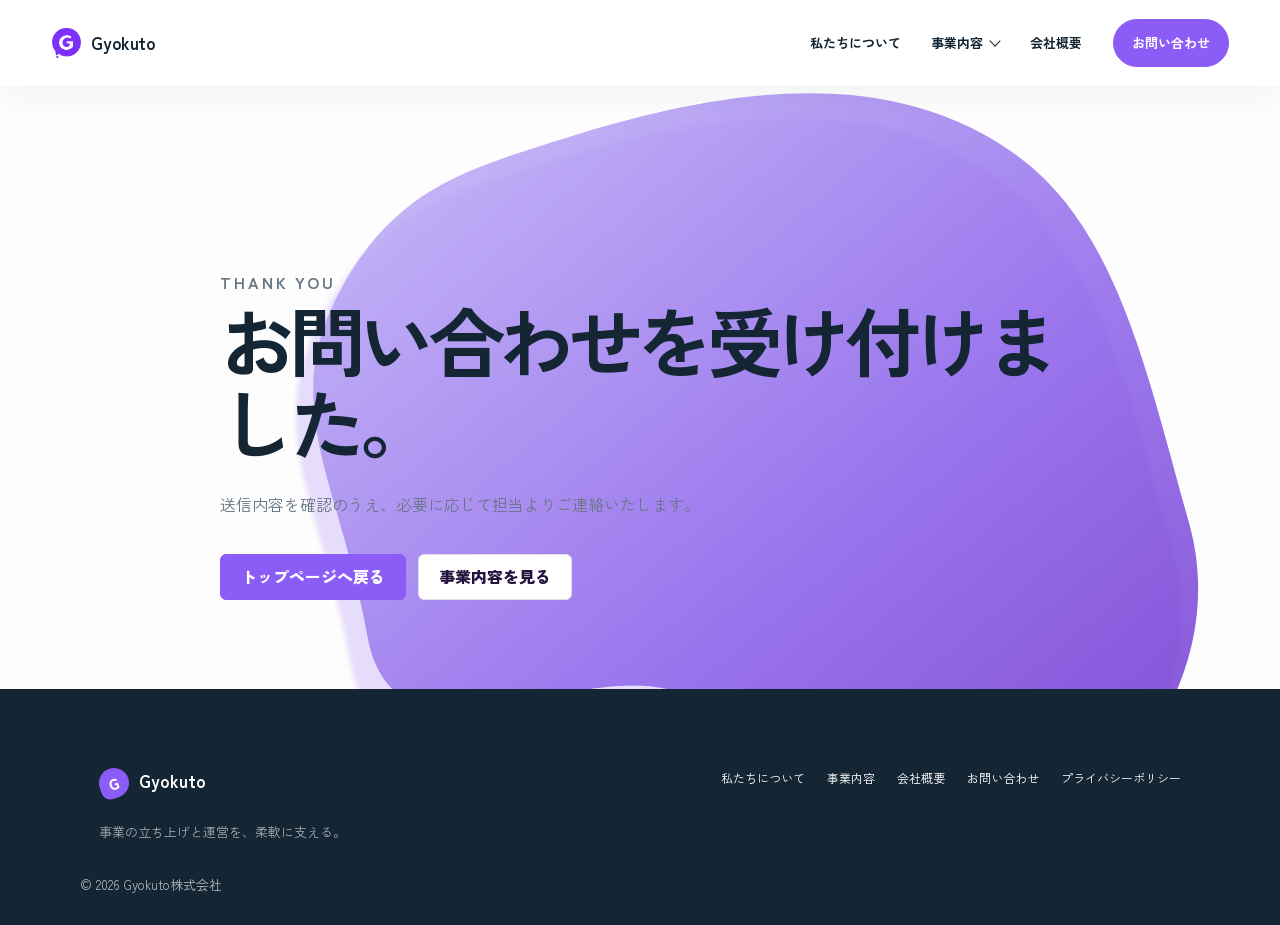
<file: thanks.html>
<!doctype html>
<html lang="ja">
<head>
  <meta charset="utf-8">
  <meta name="viewport" content="width=device-width, initial-scale=1">
  <title>お問い合わせを受け付けました | Gyokuto株式会社</title>
  <meta name="description" content="Gyokuto株式会社へのお問い合わせを受け付けました。">
  <meta name="robots" content="noindex, follow">
  <meta property="og:type" content="website">
  <meta property="og:title" content="お問い合わせを受け付けました | Gyokuto株式会社">
  <meta property="og:description" content="Gyokuto株式会社へのお問い合わせ完了ページです。">
  <meta property="og:url" content="https://corp.gyokuto-inc.com/thanks.html">
  <meta property="og:image" content="https://corp.gyokuto-inc.com/assets/hero-operations.png">
  <link rel="canonical" href="https://corp.gyokuto-inc.com/thanks.html">
  <link rel="icon" type="image/png" href="assets/gyokuto-logo-mark.png">
  <link rel="preconnect" href="https://fonts.googleapis.com">
  <link rel="preconnect" href="https://fonts.gstatic.com" crossorigin>
  <link href="https://fonts.googleapis.com/css2?family=Zen+Kaku+Gothic+New:wght@300;400;500;600;700&display=swap" rel="stylesheet">
  <link rel="stylesheet" href="styles.css?v=20260928-30">
</head>
<body class="inner-page">
  <div class="home-morph-background" data-morph-background aria-hidden="true">
    <svg class="home-morph-background-svg" viewBox="0 0 1400 770" preserveAspectRatio="none" focusable="false">
      <defs>
        <linearGradient id="home-morph-gradient" x1="0" y1="0" x2="1" y2="1">
          <stop offset="0%" stop-color="#c4b5fd"></stop>
          <stop offset="58%" stop-color="#8b5cf6"></stop>
          <stop offset="100%" stop-color="#6d28d9"></stop>
        </linearGradient>
        <filter id="home-morph-soften" x="-20%" y="-20%" width="140%" height="140%">
          <feGaussianBlur stdDeviation="3"></feGaussianBlur>
        </filter>
      </defs>
      <g class="home-morph-shapes" transform="translate(80 0) scale(1.05)">
        <path class="home-morph-shadow" d="M 262.9,252.2 C 210.1,338.2 212.6,487.6 288.8,553.9 C 372.2,626.5 511.2,517.8 620.3,536.3 C 750.6,558.4 860.3,723 987.3,686.5 C 1089,657.3 1168,534.7 1173,429.2 C 1178,313.7 1096,189.1 995.1,130.7 C 852.1,47.07 658.8,78.95 498.1,119.2 C 410.7,141.1 322.6,154.8 262.9,252.2 Z"></path>
        <path class="home-morph-shape" data-morph-path d="M 262.9,252.2 C 210.1,338.2 212.6,487.6 288.8,553.9 C 372.2,626.5 511.2,517.8 620.3,536.3 C 750.6,558.4 860.3,723 987.3,686.5 C 1089,657.3 1168,534.7 1173,429.2 C 1178,313.7 1096,189.1 995.1,130.7 C 852.1,47.07 658.8,78.95 498.1,119.2 C 410.7,141.1 322.6,154.8 262.9,252.2 Z"></path>
      </g>
    </svg>
  </div>
  <header class="site-header home-header">
    <a class="brand home-brand" href="index.html" aria-label="Gyokuto株式会社 トップページ">
      <img class="home-brand-image" src="assets/gyokuto-logo-mark.png" alt="">
      <span>Gyokuto</span>
    </a>
    <button class="nav-toggle home-nav-toggle" type="button" aria-label="メニューを開く" aria-expanded="false">メニュー</button>
    <nav class="site-nav home-nav" aria-label="主要ナビゲーション">
      <a href="index.html#about">私たちについて</a>
      <div class="nav-business">
        <button class="nav-business-trigger" type="button" aria-expanded="false" aria-controls="business-subnav">
          <span>事業内容</span>
          <span class="nav-business-chevron" aria-hidden="true"></span>
        </button>
        <div class="nav-business-subnav" id="business-subnav">
          <a href="ai-it-consulting.html"><span>AIコンサルティング事業</span><span class="nav-business-arrow" aria-hidden="true">↗</span></a>
          <a href="bpo.html"><span>BPO事業</span><span class="nav-business-arrow" aria-hidden="true">↗</span></a>
          <a href="web-services.html"><span>業務改善・システム開発事業</span><span class="nav-business-arrow" aria-hidden="true">↗</span></a>
        </div>
      </div>
      <a href="company.html">会社概要</a>
      <a class="nav-cta home-nav-cta" href="contact.html">お問い合わせ</a>
    </nav>
  </header>
  <main>
    <section class="page-hero" data-morph-state="0">
      <div class="container narrow">
        <p class="eyebrow">Thank you</p>
        <h1>お問い合わせを受け付けました。</h1>
        <p>送信内容を確認のうえ、必要に応じて担当よりご連絡いたします。</p>
        <div class="button-row">
          <a class="button primary" href="index.html">トップページへ戻る</a>
          <a class="button secondary on-light" href="services.html">事業内容を見る</a>
        </div>
      </div>
    </section>
  </main>
  <footer class="site-footer home-footer" data-morph-state="4">
    <div class="home-container home-footer-inner">
      <div>
        <a class="brand home-footer-brand" href="index.html"><span class="home-brand-mark" aria-hidden="true">G</span><span>Gyokuto</span></a>
        <p>事業の立ち上げと運営を、柔軟に支える。</p>
      </div>
      <nav class="footer-nav home-footer-nav" aria-label="フッターナビゲーション">
        <a href="index.html#about">私たちについて</a>
        <a href="index.html#business">事業内容</a>
        <a href="company.html">会社概要</a>
        <a href="contact.html">お問い合わせ</a>
        <a href="privacy.html">プライバシーポリシー</a>
      </nav>
    </div>
    <p class="copyright home-copyright">&copy; 2026 Gyokuto株式会社</p>
  </footer>
  <script src="script.js?v=20260928-30"></script>
</body>
</html>
</file>
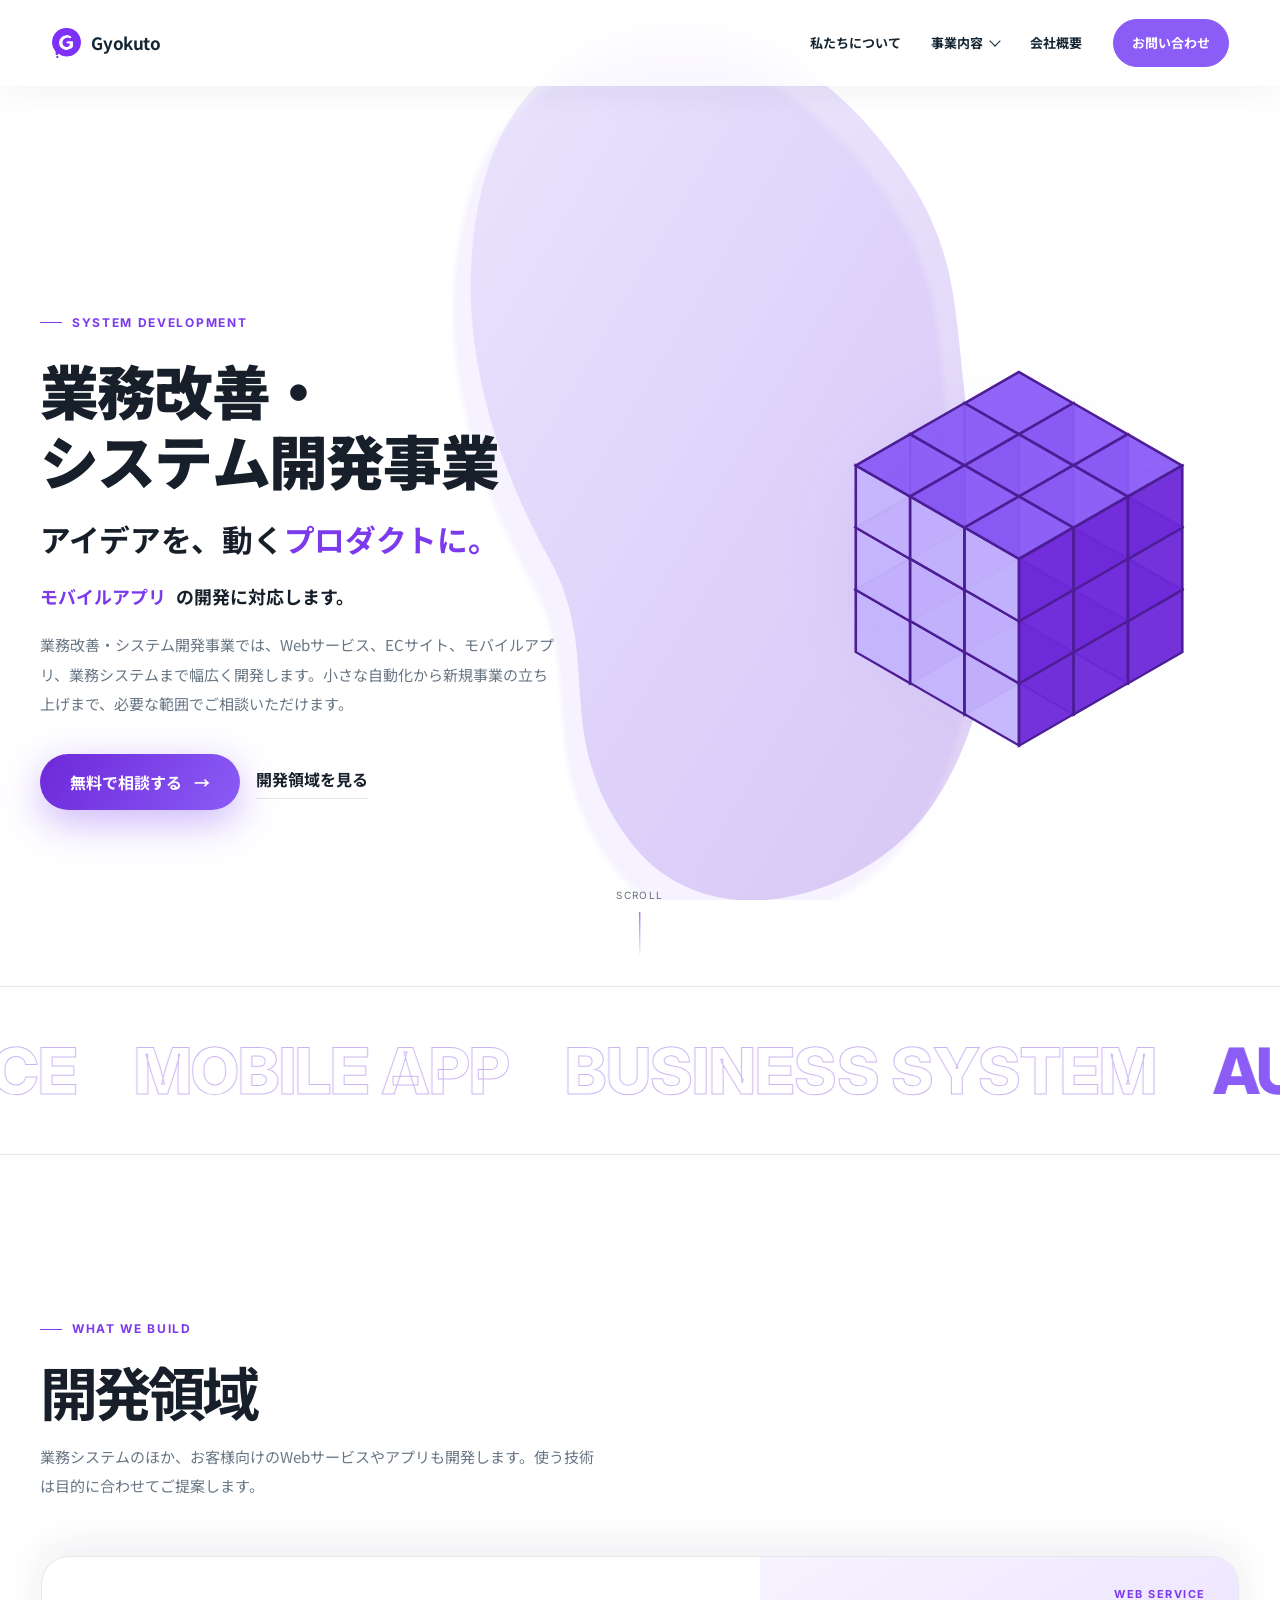
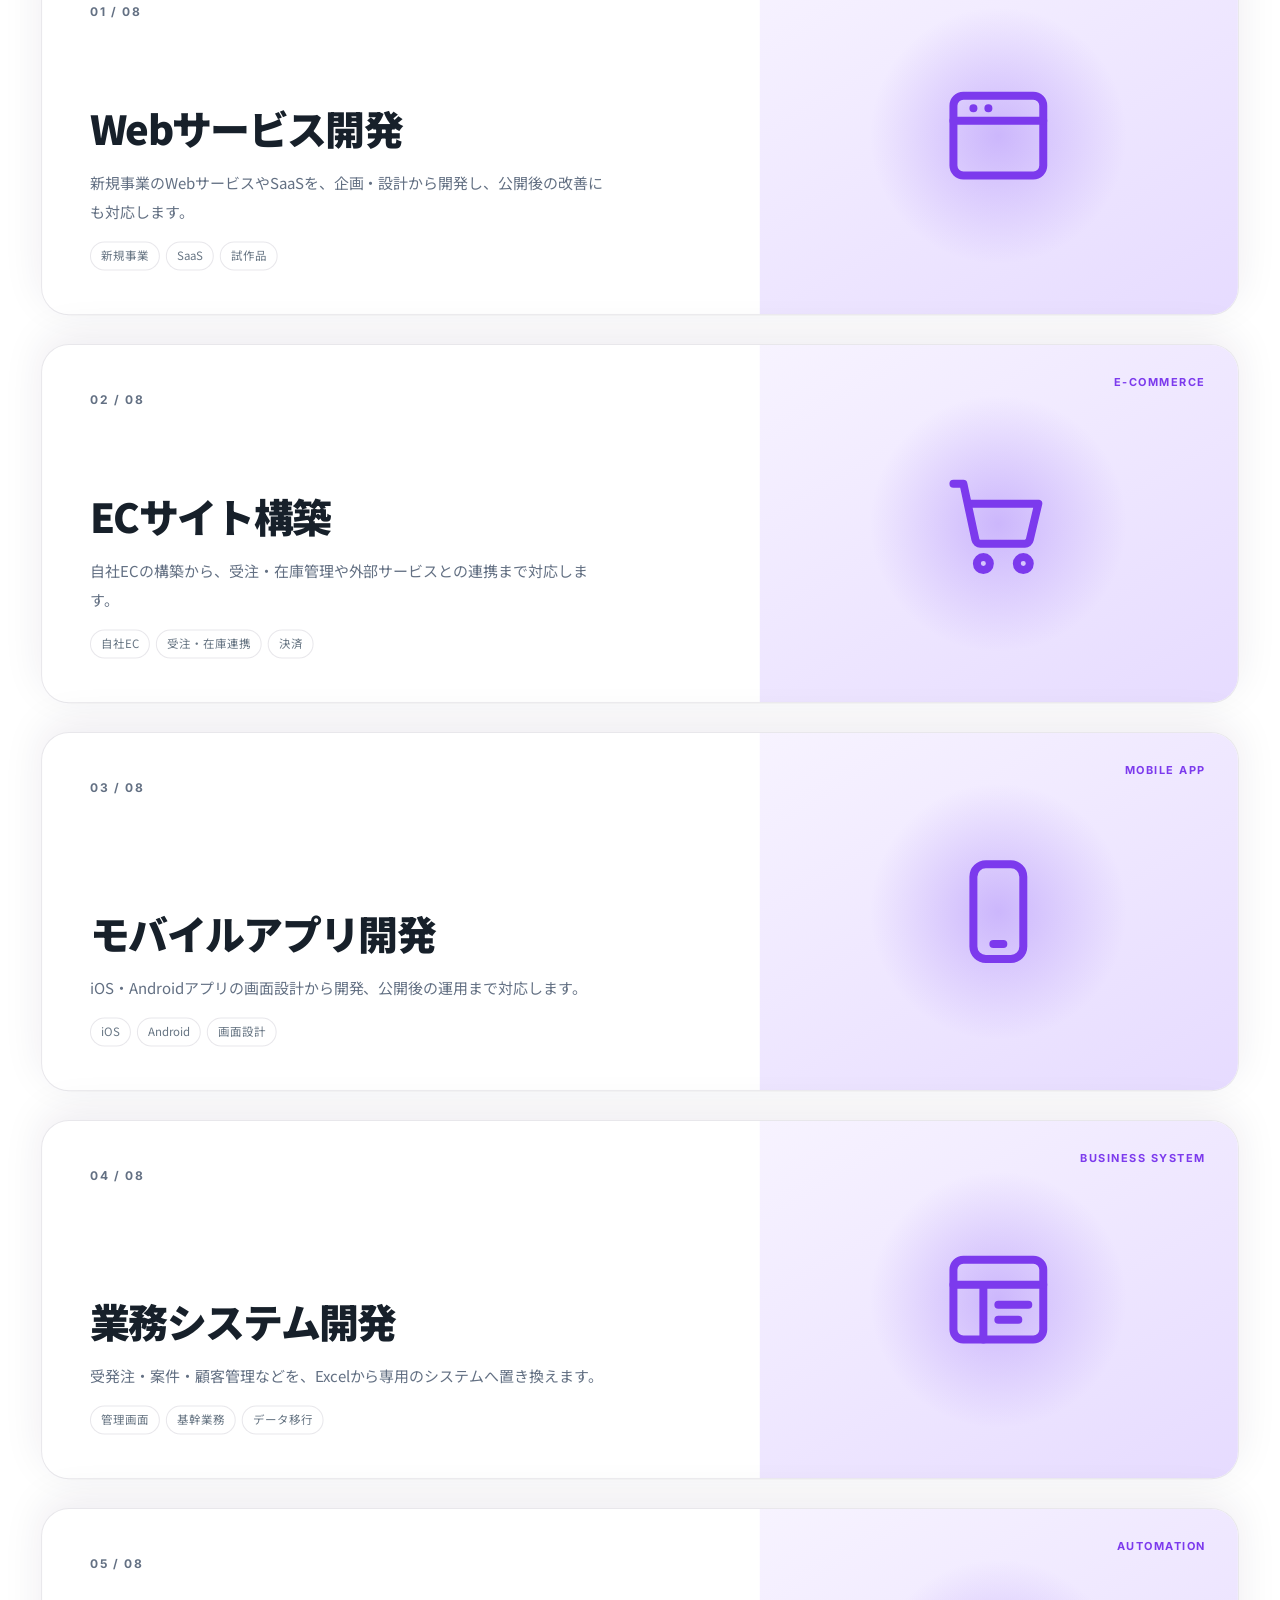
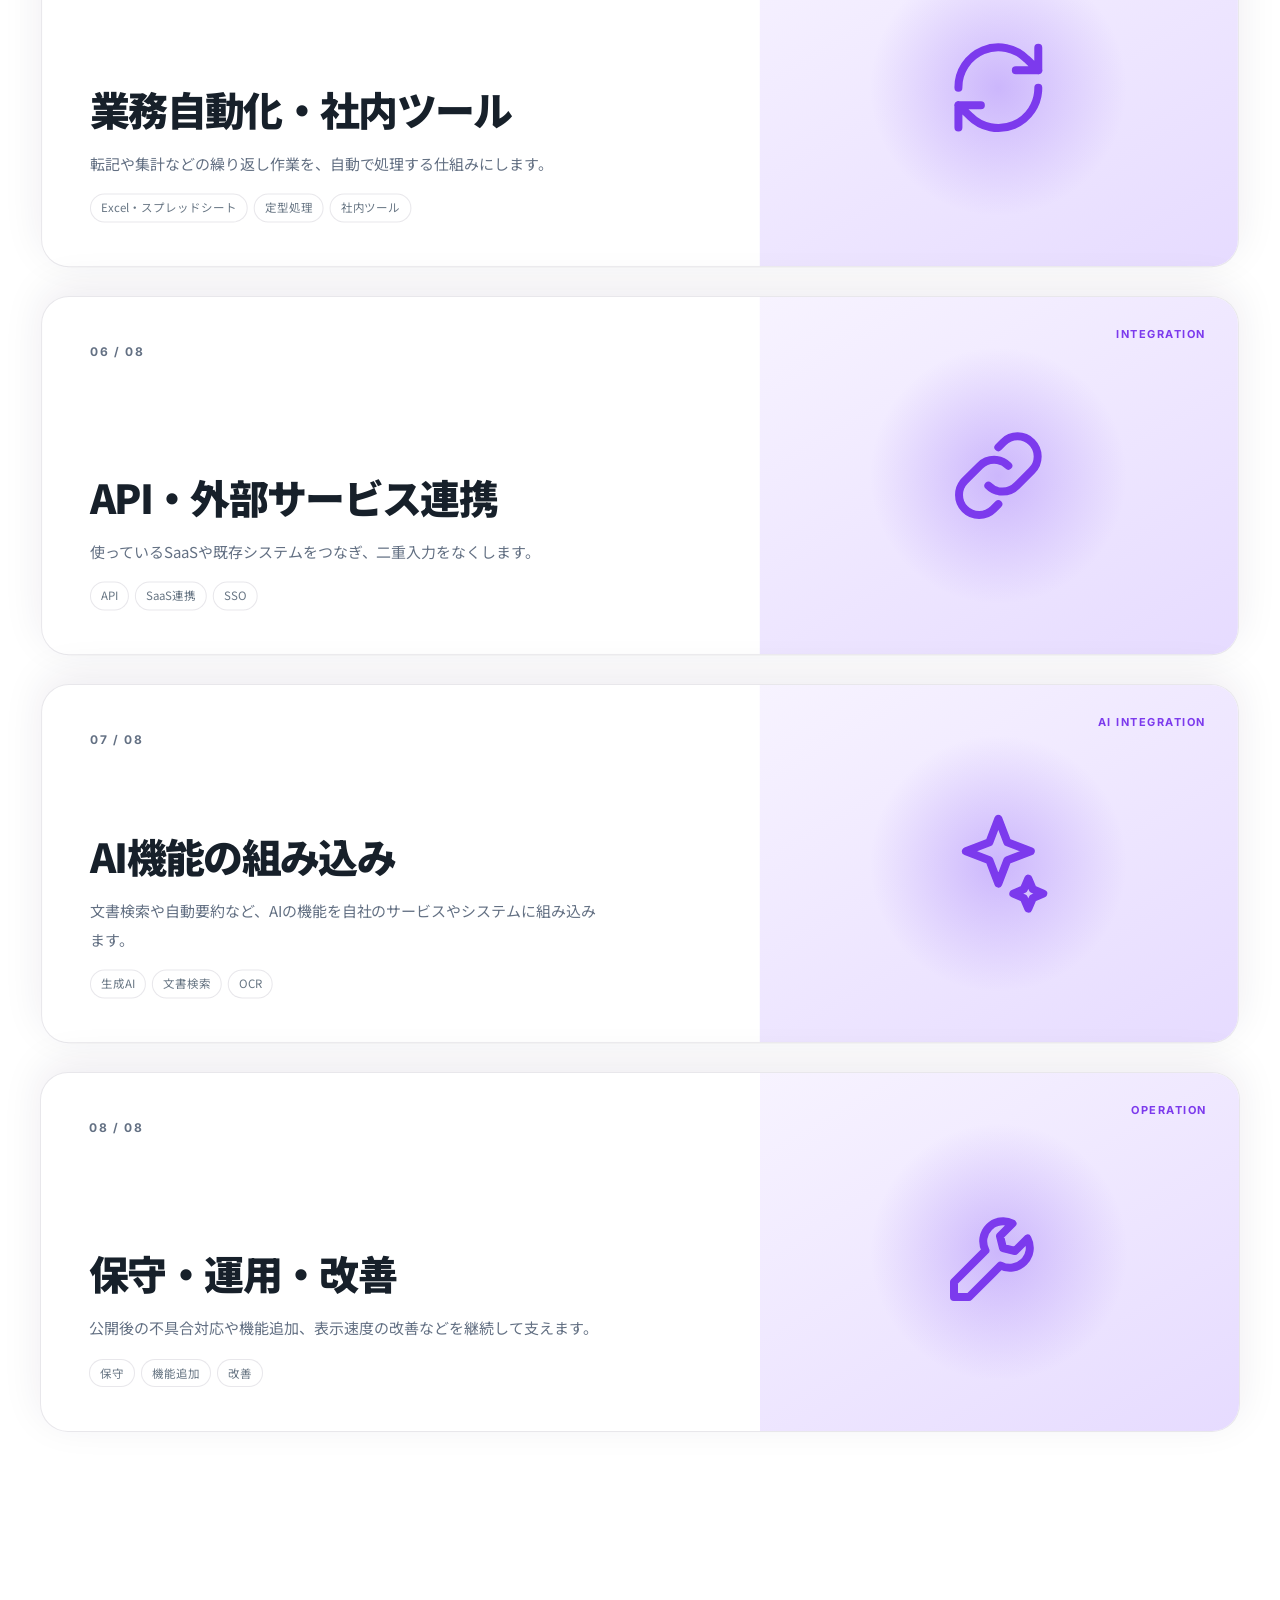
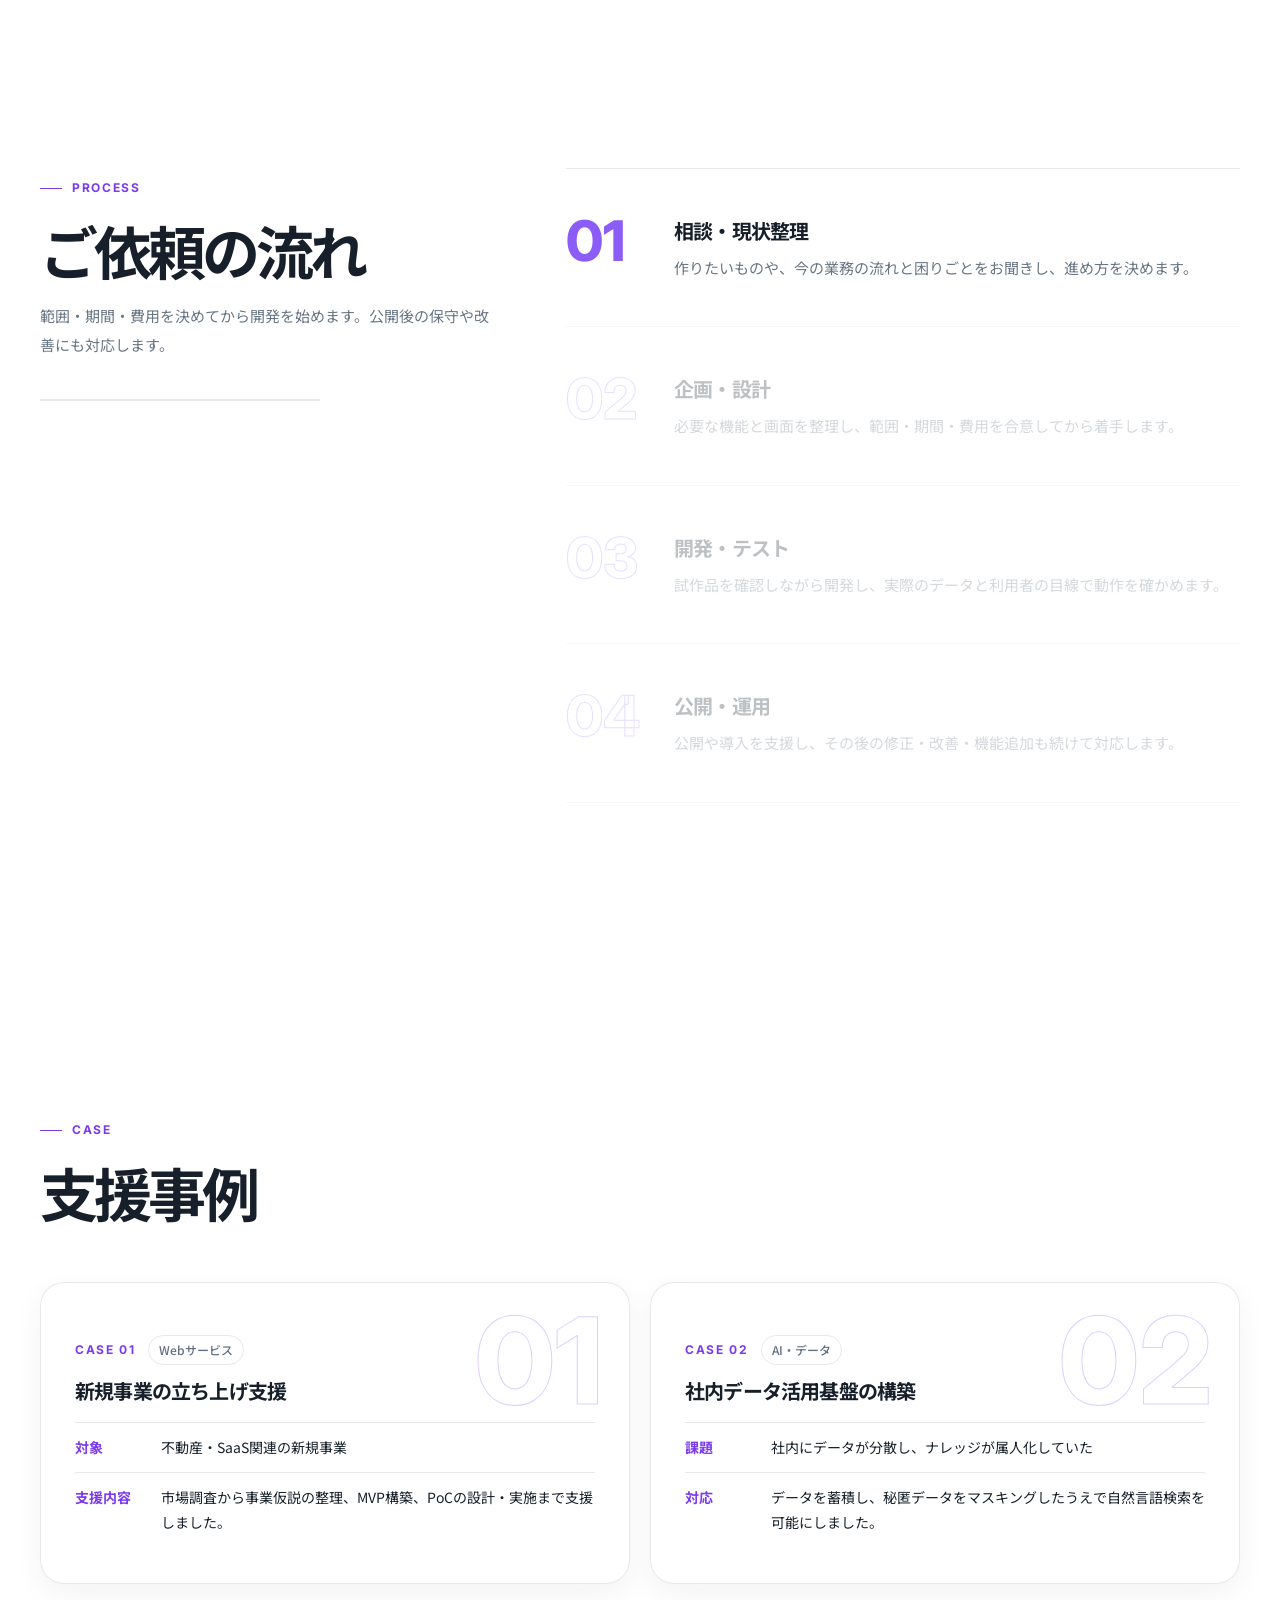
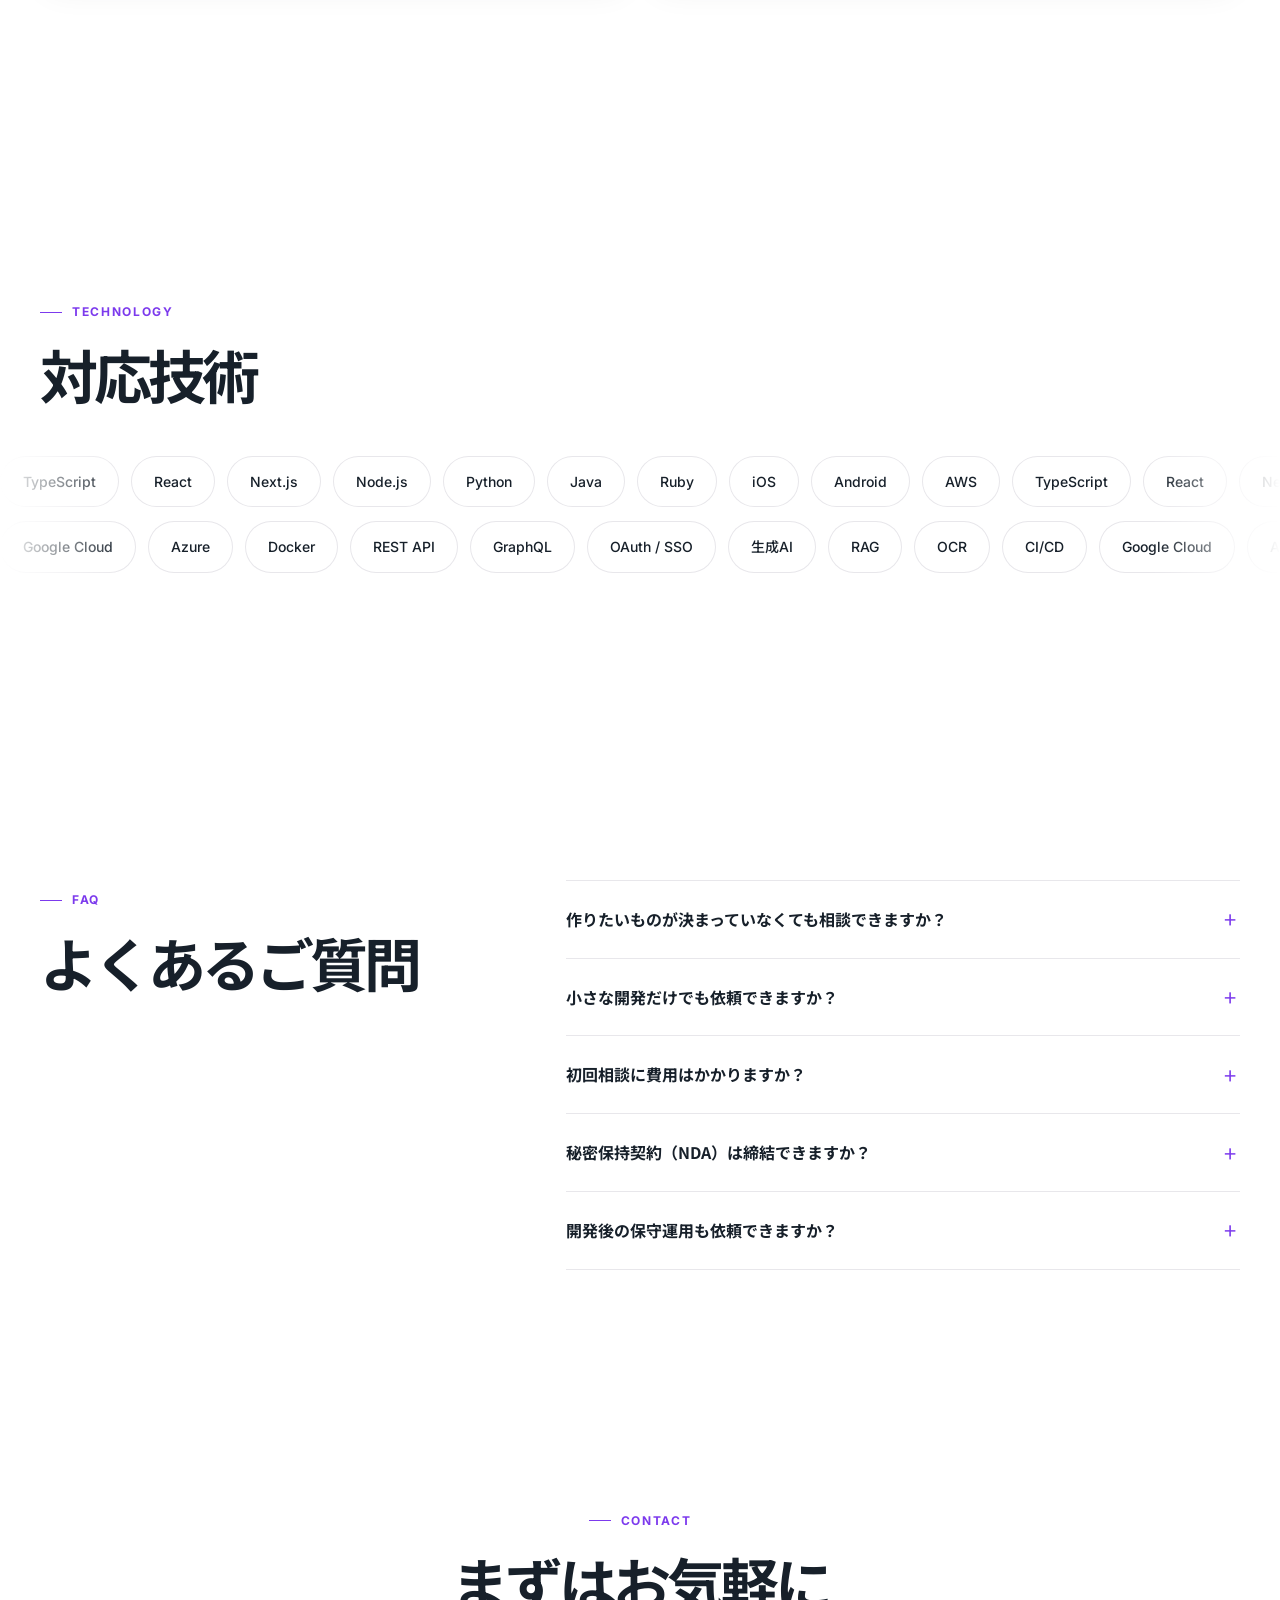
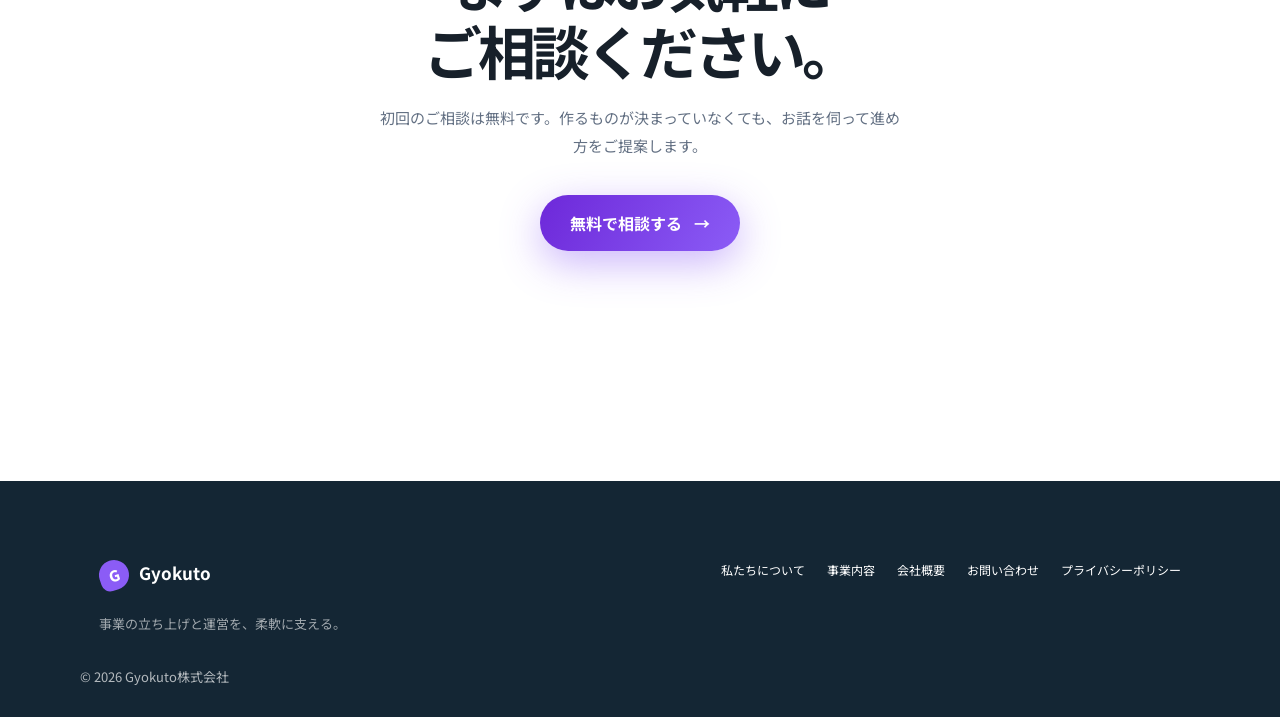
<file: web-services.html>
<!doctype html>
<html lang="ja">
<head>
  <meta charset="utf-8">
  <meta name="viewport" content="width=device-width, initial-scale=1">
  <title>業務改善・システム開発事業 | Gyokuto株式会社</title>
  <meta name="description" content="Gyokuto株式会社の業務改善・システム開発事業。Webサービス、ECサイト、モバイルアプリ、業務システムまで、企画・設計から開発、公開後の運用まで一貫して対応します。">
  <meta property="og:type" content="website">
  <meta property="og:title" content="業務改善・システム開発事業 | Gyokuto株式会社">
  <meta property="og:description" content="Webサービス、ECサイト、モバイルアプリ、業務システムまで、企画・設計から開発、公開後の運用まで一貫して対応します。">
  <meta property="og:url" content="https://corp.gyokuto-inc.com/web-services.html">
  <meta property="og:image" content="https://corp.gyokuto-inc.com/assets/hero-operations.png">
  <link rel="canonical" href="https://corp.gyokuto-inc.com/web-services.html">
  <link rel="icon" type="image/png" href="assets/gyokuto-logo-mark.png">
  <link rel="preconnect" href="https://fonts.googleapis.com">
  <link rel="preconnect" href="https://fonts.gstatic.com" crossorigin>
  <link href="https://fonts.googleapis.com/css2?family=Noto+Sans+JP:wght@400;500;700;900&family=Inter:wght@500;700;800&display=swap" rel="stylesheet">
  <link rel="stylesheet" href="styles.css?v=20260928-30">
</head>
<body class="inner-page sd-page">
  <div class="home-morph-background" data-morph-background aria-hidden="true">
    <svg class="home-morph-background-svg" viewBox="0 0 1400 770" preserveAspectRatio="none" focusable="false">
      <defs>
        <linearGradient id="home-morph-gradient" x1="0" y1="0" x2="1" y2="1">
          <stop offset="0%" stop-color="#c4b5fd"></stop>
          <stop offset="58%" stop-color="#8b5cf6"></stop>
          <stop offset="100%" stop-color="#6d28d9"></stop>
        </linearGradient>
        <filter id="home-morph-soften" x="-20%" y="-20%" width="140%" height="140%">
          <feGaussianBlur stdDeviation="3"></feGaussianBlur>
        </filter>
      </defs>
      <g class="home-morph-shapes" transform="translate(80 0) scale(1.05)">
        <path class="home-morph-shadow" d="M 262.9,252.2 C 210.1,338.2 212.6,487.6 288.8,553.9 C 372.2,626.5 511.2,517.8 620.3,536.3 C 750.6,558.4 860.3,723 987.3,686.5 C 1089,657.3 1168,534.7 1173,429.2 C 1178,313.7 1096,189.1 995.1,130.7 C 852.1,47.07 658.8,78.95 498.1,119.2 C 410.7,141.1 322.6,154.8 262.9,252.2 Z"></path>
        <path class="home-morph-shape" data-morph-path d="M 262.9,252.2 C 210.1,338.2 212.6,487.6 288.8,553.9 C 372.2,626.5 511.2,517.8 620.3,536.3 C 750.6,558.4 860.3,723 987.3,686.5 C 1089,657.3 1168,534.7 1173,429.2 C 1178,313.7 1096,189.1 995.1,130.7 C 852.1,47.07 658.8,78.95 498.1,119.2 C 410.7,141.1 322.6,154.8 262.9,252.2 Z"></path>
      </g>
    </svg>
  </div>
  <header class="site-header home-header">
    <a class="brand home-brand" href="index.html" aria-label="Gyokuto株式会社 トップページ">
      <img class="home-brand-image" src="assets/gyokuto-logo-mark.png" alt="">
      <span>Gyokuto</span>
    </a>
    <button class="nav-toggle home-nav-toggle" type="button" aria-label="メニューを開く" aria-expanded="false">メニュー</button>
    <nav class="site-nav home-nav" aria-label="主要ナビゲーション">
      <a href="index.html#about">私たちについて</a>
      <div class="nav-business">
        <button class="nav-business-trigger" type="button" aria-expanded="false" aria-controls="business-subnav">
          <span>事業内容</span>
          <span class="nav-business-chevron" aria-hidden="true"></span>
        </button>
        <div class="nav-business-subnav" id="business-subnav">
          <a href="ai-it-consulting.html"><span>AIコンサルティング事業</span><span class="nav-business-arrow" aria-hidden="true">↗</span></a>
          <a href="bpo.html"><span>BPO事業</span><span class="nav-business-arrow" aria-hidden="true">↗</span></a>
          <a href="web-services.html"><span>業務改善・システム開発事業</span><span class="nav-business-arrow" aria-hidden="true">↗</span></a>
        </div>
      </div>
      <a href="company.html">会社概要</a>
      <a class="nav-cta home-nav-cta" href="contact.html">お問い合わせ</a>
    </nav>
  </header>
  <main>
    <section class="sd-hero" data-morph-state="0">
      <div class="sd-wrap sd-hero-grid">
        <div>
          <p class="sd-label sd-en sd-rv">SYSTEM DEVELOPMENT</p>
          <h1 class="sd-split"><span class="sd-keep" data-split>業務改善・</span><span class="sd-keep" data-split>システム開発事業</span></h1>
          <p class="sd-catch sd-rv" style="--d:400ms">アイデアを、動く<span class="sd-accent">プロダクトに。</span></p>
          <div class="sd-ticker sd-rv" style="--d:500ms"><span class="sd-ticker-window"><span class="sd-ticker-list"><span>Webサービス</span><span>ECサイト</span><span>モバイルアプリ</span><span>業務システム</span><span>Webサービス</span></span></span><span>の開発に対応します。</span></div>
          <p class="sd-hero-text sd-rv" style="--d:650ms">業務改善・システム開発事業では、Webサービス、ECサイト、モバイルアプリ、業務システムまで幅広く開発します。小さな自動化から新規事業の立ち上げまで、必要な範囲でご相談いただけます。</p>
          <div class="sd-actions sd-rv" style="--d:800ms"><a class="sd-btn" href="contact.html">無料で相談する <span>→</span></a><a class="sd-ghost" href="#sd-services">開発領域を見る</a></div>
        </div>
        <div class="sd-cube-stage" aria-hidden="true"><div class="sd-cube-float"><svg class="sd-cube-svg" viewBox="54 40 156 166" focusable="false">
            <defs>
              <g id="home-pink-cube-unit" class="home-cube-unit">
                <rect width="21" height="24" fill="var(--cube-light)" stroke="var(--cube-stroke)" transform="skewY(30)"></rect>
                <rect width="21" height="24" fill="var(--cube-dark)" stroke="var(--cube-stroke)" transform="skewY(-30) translate(21 24.3)"></rect>
                <rect width="21" height="21" fill="var(--cube-main)" stroke="var(--cube-stroke)" transform="scale(1.41,.81) rotate(45) translate(0 -21)"></rect>
              </g>
            </defs>
            <line class="home-cube-guide" x1="80" x2="100" y1="150" y2="150"></line>
            <line class="home-cube-guide" x1="186" x2="204" y1="90" y2="90"></line>
            <line class="home-cube-guide" x1="115" x2="115" y1="75" y2="85"></line>
            <use href="#home-pink-cube-unit" x="121" y="112"></use>
            <use href="#home-pink-cube-unit" x="100" y="124"></use>
            <use href="#home-pink-cube-unit" x="142" y="124"></use>
            <use href="#home-pink-cube-unit" x="121" y="136"></use>
            <use class="home-cube-left" href="#home-pink-cube-unit" x="79" y="136"></use>
            <use class="home-cube-right" href="#home-pink-cube-unit" x="163" y="136"></use>
            <use href="#home-pink-cube-unit" x="142" y="148"></use>
            <use href="#home-pink-cube-unit" x="100" y="148"></use>
            <use href="#home-pink-cube-unit" x="121" y="160"></use>
            <use href="#home-pink-cube-unit" x="121" y="88"></use>
            <use href="#home-pink-cube-unit" x="100" y="100"></use>
            <use href="#home-pink-cube-unit" x="142" y="100"></use>
            <use href="#home-pink-cube-unit" x="121" y="112"></use>
            <use href="#home-pink-cube-unit" x="79" y="112"></use>
            <use class="home-cube-right" href="#home-pink-cube-unit" x="163" y="112"></use>
            <use href="#home-pink-cube-unit" x="142" y="124"></use>
            <use href="#home-pink-cube-unit" x="100" y="124"></use>
            <use href="#home-pink-cube-unit" x="121" y="136"></use>
            <use href="#home-pink-cube-unit" x="121" y="64"></use>
            <use class="home-cube-left" href="#home-pink-cube-unit" x="100" y="76"></use>
            <use href="#home-pink-cube-unit" x="142" y="76"></use>
            <use href="#home-pink-cube-unit" x="121" y="88"></use>
            <use href="#home-pink-cube-unit" x="79" y="88"></use>
            <use class="home-cube-right" href="#home-pink-cube-unit" x="163" y="88"></use>
            <use href="#home-pink-cube-unit" x="142" y="100"></use>
            <use href="#home-pink-cube-unit" x="100" y="100"></use>
            <use href="#home-pink-cube-unit" x="121" y="112"></use>
          </svg></div></div>
      </div>
      <div class="sd-scroll sd-en" aria-hidden="true">SCROLL<i></i></div>
    </section>

    <div class="sd-marquee" aria-hidden="true"><div class="sd-marquee-track"><span>WEB SERVICE</span><span>E-COMMERCE</span><span>MOBILE APP</span><span>BUSINESS SYSTEM</span><span>AUTOMATION</span><span>AI INTEGRATION</span><span>WEB SERVICE</span><span>E-COMMERCE</span><span>MOBILE APP</span><span>BUSINESS SYSTEM</span><span>AUTOMATION</span><span>AI INTEGRATION</span></div></div>

    <section class="sd-section" id="sd-services" data-morph-state="1">
      <div class="sd-wrap">
        <p class="sd-label sd-en sd-rv">WHAT WE BUILD</p>
        <h2 class="sd-h2 sd-rv" style="--d:80ms">開発領域</h2>
        <p class="sd-lead sd-rv" style="--d:160ms">業務システムのほか、お客様向けのWebサービスやアプリも開発します。使う技術は目的に合わせてご提案します。</p>
        <div class="sd-stack">
          <article class="sd-stack-card" style="--i:0"><div class="sd-stack-inner"><div class="sd-stack-text"><span class="sd-en sd-stack-no">01 / 08</span><h3>Webサービス開発</h3><p>新規事業のWebサービスやSaaSを、企画・設計から開発し、公開後の改善にも対応します。</p><ul class="sd-tags"><li>新規事業</li><li>SaaS</li><li>試作品</li></ul></div><div class="sd-stack-visual" aria-hidden="true"><span class="sd-en sd-stack-en">WEB SERVICE</span><svg class="sd-stack-icon" viewBox="0 0 24 24" fill="none" stroke="currentColor" stroke-width="1.6" stroke-linecap="round" stroke-linejoin="round" aria-hidden="true"><rect x="3" y="4" width="18" height="16" rx="2"/><path d="M3 9h18M7 6.5h.01M10 6.5h.01"/></svg></div></div></article>
          <article class="sd-stack-card" style="--i:1"><div class="sd-stack-inner"><div class="sd-stack-text"><span class="sd-en sd-stack-no">02 / 08</span><h3>ECサイト構築</h3><p>自社ECの構築から、受注・在庫管理や外部サービスとの連携まで対応します。</p><ul class="sd-tags"><li>自社EC</li><li>受注・在庫連携</li><li>決済</li></ul></div><div class="sd-stack-visual" aria-hidden="true"><span class="sd-en sd-stack-en">E-COMMERCE</span><svg class="sd-stack-icon" viewBox="0 0 24 24" fill="none" stroke="currentColor" stroke-width="1.6" stroke-linecap="round" stroke-linejoin="round" aria-hidden="true"><path d="M3 4h2l2.4 11.2a1 1 0 0 0 1 .8h8.9a1 1 0 0 0 1-.8L20 8H6.2"/><circle cx="9" cy="20" r="1.3"/><circle cx="17" cy="20" r="1.3"/></svg></div></div></article>
          <article class="sd-stack-card" style="--i:2"><div class="sd-stack-inner"><div class="sd-stack-text"><span class="sd-en sd-stack-no">03 / 08</span><h3>モバイルアプリ開発</h3><p>iOS・Androidアプリの画面設計から開発、公開後の運用まで対応します。</p><ul class="sd-tags"><li>iOS</li><li>Android</li><li>画面設計</li></ul></div><div class="sd-stack-visual" aria-hidden="true"><span class="sd-en sd-stack-en">MOBILE APP</span><svg class="sd-stack-icon" viewBox="0 0 24 24" fill="none" stroke="currentColor" stroke-width="1.6" stroke-linecap="round" stroke-linejoin="round" aria-hidden="true"><rect x="7" y="2.5" width="10" height="19" rx="2.5"/><path d="M11 18.5h2"/></svg></div></div></article>
          <article class="sd-stack-card" style="--i:3"><div class="sd-stack-inner"><div class="sd-stack-text"><span class="sd-en sd-stack-no">04 / 08</span><h3>業務システム開発</h3><p>受発注・案件・顧客管理などを、Excelから専用のシステムへ置き換えます。</p><ul class="sd-tags"><li>管理画面</li><li>基幹業務</li><li>データ移行</li></ul></div><div class="sd-stack-visual" aria-hidden="true"><span class="sd-en sd-stack-en">BUSINESS SYSTEM</span><svg class="sd-stack-icon" viewBox="0 0 24 24" fill="none" stroke="currentColor" stroke-width="1.6" stroke-linecap="round" stroke-linejoin="round" aria-hidden="true"><rect x="3" y="4" width="18" height="16" rx="2"/><path d="M3 9h18M9 9v11M12 13h6M12 16h4"/></svg></div></div></article>
          <article class="sd-stack-card" style="--i:4"><div class="sd-stack-inner"><div class="sd-stack-text"><span class="sd-en sd-stack-no">05 / 08</span><h3>業務自動化・社内ツール</h3><p>転記や集計などの繰り返し作業を、自動で処理する仕組みにします。</p><ul class="sd-tags"><li>Excel・スプレッドシート</li><li>定型処理</li><li>社内ツール</li></ul></div><div class="sd-stack-visual" aria-hidden="true"><span class="sd-en sd-stack-en">AUTOMATION</span><svg class="sd-stack-icon" viewBox="0 0 24 24" fill="none" stroke="currentColor" stroke-width="1.6" stroke-linecap="round" stroke-linejoin="round" aria-hidden="true"><path d="M4 12a8 8 0 0 1 13.7-5.7L20 8.5M20 4v4.5h-4.5"/><path d="M20 12a8 8 0 0 1-13.7 5.7L4 15.5M4 20v-4.5h4.5"/></svg></div></div></article>
          <article class="sd-stack-card" style="--i:5"><div class="sd-stack-inner"><div class="sd-stack-text"><span class="sd-en sd-stack-no">06 / 08</span><h3>API・外部サービス連携</h3><p>使っているSaaSや既存システムをつなぎ、二重入力をなくします。</p><ul class="sd-tags"><li>API</li><li>SaaS連携</li><li>SSO</li></ul></div><div class="sd-stack-visual" aria-hidden="true"><span class="sd-en sd-stack-en">INTEGRATION</span><svg class="sd-stack-icon" viewBox="0 0 24 24" fill="none" stroke="currentColor" stroke-width="1.6" stroke-linecap="round" stroke-linejoin="round" aria-hidden="true"><path d="M10 14a4 4 0 0 0 5.7 0l3-3a4 4 0 0 0-5.7-5.7l-1 1"/><path d="M14 10a4 4 0 0 0-5.7 0l-3 3a4 4 0 0 0 5.7 5.7l1-1"/></svg></div></div></article>
          <article class="sd-stack-card" style="--i:6"><div class="sd-stack-inner"><div class="sd-stack-text"><span class="sd-en sd-stack-no">07 / 08</span><h3>AI機能の組み込み</h3><p>文書検索や自動要約など、AIの機能を自社のサービスやシステムに組み込みます。</p><ul class="sd-tags"><li>生成AI</li><li>文書検索</li><li>OCR</li></ul></div><div class="sd-stack-visual" aria-hidden="true"><span class="sd-en sd-stack-en">AI INTEGRATION</span><svg class="sd-stack-icon" viewBox="0 0 24 24" fill="none" stroke="currentColor" stroke-width="1.6" stroke-linecap="round" stroke-linejoin="round" aria-hidden="true"><path d="M12 3l1.8 4.7L18.5 9.5l-4.7 1.8L12 16l-1.8-4.7L5.5 9.5l4.7-1.8z"/><path d="M18 15l.9 2.1L21 18l-2.1.9L18 21l-.9-2.1L15 18l2.1-.9z"/></svg></div></div></article>
          <article class="sd-stack-card" style="--i:7"><div class="sd-stack-inner"><div class="sd-stack-text"><span class="sd-en sd-stack-no">08 / 08</span><h3>保守・運用・改善</h3><p>公開後の不具合対応や機能追加、表示速度の改善などを継続して支えます。</p><ul class="sd-tags"><li>保守</li><li>機能追加</li><li>改善</li></ul></div><div class="sd-stack-visual" aria-hidden="true"><span class="sd-en sd-stack-en">OPERATION</span><svg class="sd-stack-icon" viewBox="0 0 24 24" fill="none" stroke="currentColor" stroke-width="1.6" stroke-linecap="round" stroke-linejoin="round" aria-hidden="true"><path d="M14.7 6.3a4 4 0 0 0-5.4 5.4L3 18v3h3l6.3-6.3a4 4 0 0 0 5.4-5.4l-2.5 2.5-2.4-.6-.6-2.4z"/></svg></div></div></article>
        </div>
      </div>
    </section>

    <section class="sd-section" data-morph-state="2">
      <div class="sd-wrap sd-process">
        <div class="sd-process-sticky">
          <p class="sd-label sd-en">PROCESS</p>
          <h2 class="sd-h2">ご依頼の流れ</h2>
          <p class="sd-lead">範囲・期間・費用を決めてから開発を始めます。公開後の保守や改善にも対応します。</p>
          <div class="sd-progress" aria-hidden="true"><i></i></div>
        </div>
        <ol class="sd-steps">
            <li class="sd-step"><span class="sd-step-no">01</span><div><h3>相談・現状整理</h3><p>作りたいものや、今の業務の流れと困りごとをお聞きし、進め方を決めます。</p></div></li>
            <li class="sd-step"><span class="sd-step-no">02</span><div><h3>企画・設計</h3><p>必要な機能と画面を整理し、範囲・期間・費用を合意してから着手します。</p></div></li>
            <li class="sd-step"><span class="sd-step-no">03</span><div><h3>開発・テスト</h3><p>試作品を確認しながら開発し、実際のデータと利用者の目線で動作を確かめます。</p></div></li>
            <li class="sd-step"><span class="sd-step-no">04</span><div><h3>公開・運用</h3><p>公開や導入を支援し、その後の修正・改善・機能追加も続けて対応します。</p></div></li>
        </ol>
      </div>
    </section>

    <section class="sd-section" data-morph-state="3">
      <div class="sd-wrap">
        <p class="sd-label sd-en sd-rv">CASE</p>
        <h2 class="sd-h2 sd-rv" style="--d:80ms">支援事例</h2>
        <div class="sd-cases">
          <article class="sd-case sd-rv" data-tilt style="--d:0ms">
            <span class="sd-case-no" aria-hidden="true">01</span>
            <div class="sd-case-body"><p class="sd-case-meta"><span class="sd-en">CASE 01</span><span>Webサービス</span></p><h3>新規事業の立ち上げ支援</h3><dl><div><dt>対象</dt><dd>不動産・SaaS関連の新規事業</dd></div><div><dt>支援内容</dt><dd>市場調査から事業仮説の整理、MVP構築、PoCの設計・実施まで支援しました。</dd></div></dl></div>
          </article>
          <article class="sd-case sd-rv" data-tilt style="--d:120ms">
            <span class="sd-case-no" aria-hidden="true">02</span>
            <div class="sd-case-body"><p class="sd-case-meta"><span class="sd-en">CASE 02</span><span>AI・データ</span></p><h3>社内データ活用基盤の構築</h3><dl><div><dt>課題</dt><dd>社内にデータが分散し、ナレッジが属人化していた</dd></div><div><dt>対応</dt><dd>データを蓄積し、秘匿データをマスキングしたうえで自然言語検索を可能にしました。</dd></div></dl></div>
          </article>
        </div>
      </div>
    </section>

    <section class="sd-section" data-morph-state="3">
      <div class="sd-wrap">
        <p class="sd-label sd-en sd-rv">TECHNOLOGY</p>
        <h2 class="sd-h2 sd-rv" style="--d:80ms">対応技術</h2>
      </div>
      <div class="sd-tech" aria-label="対応技術"><div class="sd-tech-row"><span>TypeScript</span><span>React</span><span>Next.js</span><span>Node.js</span><span>Python</span><span>Java</span><span>Ruby</span><span>iOS</span><span>Android</span><span>AWS</span><span>TypeScript</span><span>React</span><span>Next.js</span><span>Node.js</span><span>Python</span><span>Java</span><span>Ruby</span><span>iOS</span><span>Android</span><span>AWS</span><span>TypeScript</span><span>React</span><span>Next.js</span><span>Node.js</span><span>Python</span><span>Java</span><span>Ruby</span><span>iOS</span><span>Android</span><span>AWS</span><span>TypeScript</span><span>React</span><span>Next.js</span><span>Node.js</span><span>Python</span><span>Java</span><span>Ruby</span><span>iOS</span><span>Android</span><span>AWS</span></div><div class="sd-tech-row is-rev"><span>Google Cloud</span><span>Azure</span><span>Docker</span><span>REST API</span><span>GraphQL</span><span>OAuth / SSO</span><span>生成AI</span><span>RAG</span><span>OCR</span><span>CI/CD</span><span>Google Cloud</span><span>Azure</span><span>Docker</span><span>REST API</span><span>GraphQL</span><span>OAuth / SSO</span><span>生成AI</span><span>RAG</span><span>OCR</span><span>CI/CD</span><span>Google Cloud</span><span>Azure</span><span>Docker</span><span>REST API</span><span>GraphQL</span><span>OAuth / SSO</span><span>生成AI</span><span>RAG</span><span>OCR</span><span>CI/CD</span><span>Google Cloud</span><span>Azure</span><span>Docker</span><span>REST API</span><span>GraphQL</span><span>OAuth / SSO</span><span>生成AI</span><span>RAG</span><span>OCR</span><span>CI/CD</span></div></div>
    </section>

    <section class="sd-section" data-morph-state="4">
      <div class="sd-wrap sd-faq">
        <div><p class="sd-label sd-en sd-rv">FAQ</p><h2 class="sd-h2 sd-rv" style="--d:80ms">よくあるご質問</h2></div>
        <div class="sd-rv" style="--d:120ms">
          <details><summary>作りたいものが決まっていなくても相談できますか？</summary><p>はい。現状の整理や企画の段階からご相談いただけます。何を作るべきか決まっていない段階でも問題ありません。</p></details>
          <details><summary>小さな開発だけでも依頼できますか？</summary><p>はい。Excel作業の自動化や小さな改修から、Webサービスやアプリの新規開発まで対応します。</p></details>
          <details><summary>初回相談に費用はかかりますか？</summary><p>初回相談は無料です。オンラインで1時間程度を基本とし、東京での対面相談も要望に応じて対応します。</p></details>
          <details><summary>秘密保持契約（NDA）は締結できますか？</summary><p>はい。必要に応じて、初回相談前の秘密保持契約にも対応します。</p></details>
          <details><summary>開発後の保守運用も依頼できますか？</summary><p>はい。バグ修正、障害対応、追加開発など、案件に応じて柔軟に契約できます。</p></details>
        </div>
      </div>
    </section>

    <section class="sd-section" data-morph-state="4" style="padding-top:0">
      <div class="sd-wrap">
        <div class="sd-cta sd-rv">
          <div>
            <p class="sd-label sd-en">CONTACT</p>
            <h2 style="margin-top:18px">まずはお気軽に<br>ご相談ください。</h2>
            <p>初回のご相談は無料です。作るものが決まっていなくても、お話を伺って進め方をご提案します。</p>
            <a class="sd-btn" href="contact.html">無料で相談する <span>→</span></a>
          </div>
        </div>
      </div>
    </section>
  </main>
  <footer class="site-footer home-footer">
    <div class="home-container home-footer-inner">
      <div>
        <a class="brand home-footer-brand" href="index.html"><span class="home-brand-mark" aria-hidden="true">G</span><span>Gyokuto</span></a>
        <p>事業の立ち上げと運営を、柔軟に支える。</p>
      </div>
      <nav class="footer-nav home-footer-nav" aria-label="フッターナビゲーション">
        <a href="index.html#about">私たちについて</a>
        <a href="index.html#business">事業内容</a>
        <a href="company.html">会社概要</a>
        <a href="contact.html">お問い合わせ</a>
        <a href="privacy.html">プライバシーポリシー</a>
      </nav>
    </div>
    <p class="copyright home-copyright">&copy; 2026 Gyokuto株式会社</p>
  </footer>
  <script src="script.js?v=20260928-30"></script>
</body>
</html>
</file>
<file: styles.css>
:root {
  --navy: #24133f;
  --navy-2: #40216f;
  --purple: #8b5cf6;
  --purple-deep: #6d28d9;
  --lavender: #c4b5fd;
  --lavender-soft: #f7f3ff;
  --ink: #17202a;
  --muted: #637083;
  --line: #e1dce9;
  --soft: #f7f4fb;
  --white: #ffffff;
  --shadow: 0 18px 42px rgba(36, 19, 63, 0.12);
  --reveal-distance: 18px;
  --reveal-duration: 700ms;
}

* {
  box-sizing: border-box;
}

html {
  scroll-behavior: smooth;
}

body {
  margin: 0;
  color: var(--ink);
  font-family: "Zen Kaku Gothic New", "Noto Sans JP", "Hiragino Sans", "Yu Gothic UI", "Yu Gothic", Meiryo, sans-serif;
  font-weight: 400;
  line-height: 1.75;
  background: var(--white);
  letter-spacing: 0;
}

/* --------------------------------------------------------------------------
   Pointer-following accent — desktop pointer devices only
   -------------------------------------------------------------------------- */

.cursor-follower,
.cursor-follower-dot {
  position: fixed;
  top: 0;
  left: 0;
  z-index: 100;
  display: block;
  pointer-events: none;
  border-radius: 50%;
  opacity: 0;
  transform: translate3d(-100px, -100px, 0) translate(-50%, -50%);
  transition: opacity 220ms ease, transform 360ms cubic-bezier(0.22, 1, 0.36, 1);
  will-change: transform, opacity;
}

.cursor-follower {
  width: 38px;
  height: 38px;
  background: rgba(139, 92, 246, 0.28);
  filter: blur(10px);
}

.cursor-follower-dot {
  width: 7px;
  height: 7px;
  background: var(--purple);
  box-shadow: 0 0 0 2px rgba(196, 181, 253, 0.58);
}

html.has-cursor-follower .cursor-follower,
html.has-cursor-follower .cursor-follower-dot {
  opacity: 1;
}

@media (prefers-reduced-motion: reduce) {
  .cursor-follower,
  .cursor-follower-dot {
    display: none;
  }
}

html.has-reveal .reveal-item {
  opacity: 0;
  transform: translate3d(0, var(--reveal-distance), 0);
  transition:
    opacity var(--reveal-duration) cubic-bezier(0.22, 1, 0.36, 1),
    transform var(--reveal-duration) cubic-bezier(0.22, 1, 0.36, 1);
}

html.has-reveal .reveal-item.is-visible {
  opacity: 1;
  transform: none;
  transition-delay: var(--reveal-delay, 0ms);
  will-change: auto;
}

@media (prefers-reduced-motion: reduce) {
  html {
    scroll-behavior: auto;
  }

  html.has-reveal .reveal-item,
  html.has-reveal .reveal-item.is-visible {
    opacity: 1;
    transform: none;
    transition: none;
    transition-delay: 0ms;
    will-change: auto;
  }

}

/* --------------------------------------------------------------------------
   Gyokuto homepage — editorial motion system
   -------------------------------------------------------------------------- */

body.home-page {
  --home-ink: #142634;
  --home-muted: #687684;
  --home-line: rgba(20, 38, 52, 0.14);
  --home-soft: #f0f2f5;
  --home-violet: #8b5cf6;
  --home-violet-dark: #6d28d9;
  --home-violet-soft: #c4b5fd;
  --home-night: #263851;
  --home-ease: cubic-bezier(0.22, 1, 0.36, 1);
  --home-display: clamp(38px, 5.8vw, 84px);
  color: var(--home-ink);
  background: #fff;
  font-family: "Noto Sans JP", "Hiragino Sans", "Yu Gothic UI", "Yu Gothic", Meiryo, sans-serif;
  font-weight: 400;
  line-height: 1.75;
  overflow-x: hidden;
}

body.home-page a {
  color: inherit;
}

.home-container {
  width: min(1280px, calc(100% - 96px));
  margin-inline: auto;
}

.home-header {
  position: fixed;
  inset: 0 0 auto;
  z-index: 50;
  min-height: 86px;
  padding: 18px clamp(24px, 4vw, 64px);
  border: 0;
  background: transparent;
  box-shadow: none;
  transition: background 500ms var(--home-ease), box-shadow 500ms var(--home-ease), backdrop-filter 500ms var(--home-ease);
}

.home-header.is-scrolled {
  background: rgba(255, 255, 255, 0.82);
  box-shadow: 0 8px 40px rgba(20, 38, 52, 0.08);
  backdrop-filter: blur(18px);
}

.home-brand,
.home-footer-brand {
  gap: 10px;
  color: var(--home-ink);
  font-size: 17px;
  letter-spacing: -0.02em;
}

.home-brand-mark {
  display: inline-grid;
  place-items: center;
  width: 30px;
  height: 30px;
  color: #fff;
  background: var(--home-violet);
  border-radius: 50% 50% 50% 9px;
  font-size: 15px;
  font-weight: 800;
  line-height: 1;
  transform: rotate(-18deg);
}

.home-brand-image {
  display: block;
  width: 30px;
  height: 30px;
  object-fit: contain;
  flex: 0 0 auto;
}

.home-brand-mark + span {
  transform: translateY(-1px);
}

.home-nav {
  gap: clamp(20px, 2.4vw, 42px);
  color: var(--home-ink);
  font-size: 13px;
  font-weight: 700;
}

.home-nav a {
  position: relative;
  padding: 8px 0;
  transition: color 250ms ease, opacity 250ms ease;
}

.home-nav a:not(.home-nav-cta)::after {
  position: absolute;
  right: 0;
  bottom: 1px;
  left: 0;
  height: 1px;
  content: "";
  background: currentColor;
  transform: scaleX(0);
  transform-origin: right center;
  transition: transform 400ms var(--home-ease);
}

.home-nav a:not(.home-nav-cta):hover::after,
.home-nav a:not(.home-nav-cta):focus-visible::after {
  transform: scaleX(1);
  transform-origin: left center;
}

.home-nav-cta {
  padding: 11px 18px;
  border: 1px solid rgba(139, 92, 246, 0.42);
  border-radius: 999px;
  color: #fff !important;
  background: var(--home-violet);
  transition: color 300ms ease, background 300ms ease, transform 300ms var(--home-ease);
}

.home-nav-cta:hover,
.home-nav-cta:focus-visible {
  color: #fff !important;
  border-color: var(--home-violet-dark);
  background: var(--home-violet-dark);
  transform: translateY(-2px);
}

.home-nav-toggle {
  display: none;
  min-width: 86px;
  padding: 9px 14px;
  border: 1px solid rgba(20, 38, 52, 0.18);
  border-radius: 999px;
  color: var(--home-ink);
  background: rgba(255, 255, 255, 0.9);
  font-size: 12px;
  font-weight: 800;
}

.home-hero {
  position: relative;
  min-height: max(700px, 100svh);
  display: flex;
  align-items: center;
  overflow: hidden;
  background: rgba(255, 255, 255, 0.78);
}

.home-morph-background {
  position: fixed;
  inset: 0;
  z-index: 0;
  overflow: hidden;
  contain: strict;
  pointer-events: none;
  opacity: 0;
  transition: opacity 900ms var(--home-ease);
}

.home-morph-background.is-ready {
  opacity: 1;
}

.home-morph-background-svg {
  position: absolute;
  inset: 0;
  width: 100%;
  min-width: 0;
  height: 100%;
  overflow: visible;
}

.home-morph-shape,
.home-morph-shadow {
  transform-box: fill-box;
  transform-origin: 50% 50%;
}

.home-morph-shape {
  fill: url("#home-morph-gradient");
  opacity: 0.82;
}

/* 旧 filter: saturate(0.9) をグラデーション色に焼き込み（毎フレームのフィルタ処理を省く） */
#home-morph-gradient stop:nth-child(1) { stop-color: #c3b6f7; }
#home-morph-gradient stop:nth-child(2) { stop-color: #885ee9; }
#home-morph-gradient stop:nth-child(3) { stop-color: #692bca; }

.home-morph-shadow {
  fill: #8b5cf6;
  opacity: 0.2;
  filter: blur(3px);
  transform: translate(-18px, 20px);
}

.home-hero::before {
  position: absolute;
  inset: 0;
  z-index: 1;
  content: "";
  pointer-events: none;
  background: linear-gradient(90deg, rgba(255, 255, 255, 0.98) 0%, rgba(255, 255, 255, 0.9) 28%, rgba(255, 255, 255, 0.42) 56%, rgba(255, 255, 255, 0.08) 82%, rgba(255, 255, 255, 0) 100%);
}

.home-hero::after {
  position: absolute;
  right: 0;
  bottom: 0;
  left: 0;
  height: 1px;
  content: "";
  background: var(--home-line);
}

.home-hero-inner {
  position: relative;
  z-index: 2;
  padding: 164px 0 160px;
}

.home-hero-copy {
  width: min(650px, 60vw);
  position: relative;
  z-index: 2;
}

.home-kicker,
.home-section-label {
  margin: 0;
  color: var(--home-violet-dark);
  font-size: 12px;
  font-weight: 800;
  letter-spacing: 0.08em;
  text-transform: uppercase;
}

.home-title {
  margin: 24px 0 0;
  color: var(--home-ink);
  font-size: clamp(48px, 6vw, 88px);
  font-weight: 700;
  letter-spacing: -0.09em;
  line-height: 1.07;
}

.home-title-line {
  display: block;
  white-space: nowrap;
}

.home-hero-description {
  max-width: 510px;
  margin: 36px 0 0;
  color: var(--home-muted);
  font-size: clamp(15px, 1.25vw, 18px);
  line-height: 2;
}

.home-hero-actions {
  display: flex;
  flex-wrap: wrap;
  gap: 24px;
  margin-top: 36px;
}

.home-text-link {
  display: inline-flex;
  align-items: center;
  gap: 12px;
  text-decoration: none;
  font-size: 13px;
  font-weight: 800;
}

.home-text-link .arrow-button {
  display: inline-grid;
  width: 44px;
  height: 44px;
  flex: 0 0 44px;
}

.arrow-button {
  --arrow-fill: var(--home-violet, var(--purple));
  position: relative;
  display: inline-grid;
  place-items: center;
  overflow: hidden;
  border: 1px solid currentColor;
  border-radius: 50%;
  color: var(--arrow-fill);
  background: transparent;
  isolation: isolate;
  perspective: 80px;
  transform-style: preserve-3d;
  transition: transform 450ms var(--home-ease), border-color 300ms ease, color 300ms ease;
}

.arrow-button::before {
  position: absolute;
  inset: 0;
  z-index: 0;
  display: block;
  content: "";
  border-radius: inherit;
  background: var(--arrow-fill);
  transform: scale(0);
  transform-origin: center;
  transition: transform 500ms cubic-bezier(0.17, 0.13, 0.28, 1);
}

.arrow-button .icon-arrow {
  position: absolute;
  inset: 0;
  z-index: 1;
  display: block;
  width: 17px;
  height: 17px;
  margin: auto;
  overflow: visible;
  fill: none;
  stroke: currentColor;
  stroke-width: 1.5;
  stroke-linecap: round;
  stroke-linejoin: round;
  backface-visibility: hidden;
  transform-origin: 50% 0%;
  transition: transform 400ms 100ms var(--home-ease), color 200ms ease;
}

.arrow-button .icon-arrow-secondary {
  transform: translate3d(0, 105%, 0) rotateX(-90deg);
}

.arrow-button:hover,
.home-text-link:focus-visible .arrow-button,
.home-circle-link:focus-visible .arrow-button,
.home-business-card:focus-visible .arrow-button {
  border-color: var(--arrow-fill);
  color: #fff;
}

.arrow-button:hover::before,
.home-text-link:focus-visible .arrow-button::before,
.home-circle-link:focus-visible .arrow-button::before,
.home-business-card:focus-visible .arrow-button::before {
  transform: scale(1);
}

.arrow-button:hover .icon-arrow-primary,
.home-text-link:focus-visible .arrow-button .icon-arrow-primary,
.home-circle-link:focus-visible .arrow-button .icon-arrow-primary,
.home-business-card:focus-visible .arrow-button .icon-arrow-primary {
  transform: translate3d(0, 0, -24px) rotateX(90deg);
}

.arrow-button:hover .icon-arrow-secondary,
.home-text-link:focus-visible .arrow-button .icon-arrow-secondary,
.home-circle-link:focus-visible .arrow-button .icon-arrow-secondary,
.home-business-card:focus-visible .arrow-button .icon-arrow-secondary {
  color: #fff;
  transform: translate3d(0, 0, 0) rotateX(0deg);
  transition-delay: 100ms;
}

.home-text-link:hover .arrow-button,
.home-text-link:focus-visible .arrow-button,
.home-text-link:focus-visible .arrow-button {
  transform: translate(4px, -4px);
}

.home-text-link-light {
  color: var(--home-violet-dark);
}

.home-text-link-muted {
  color: var(--home-muted);
}

html.has-js .home-page .hero-reveal {
  opacity: 0;
  transform: translateY(22px);
  transition: opacity 800ms var(--home-ease), transform 800ms var(--home-ease);
}

html.has-js .home-page .home-hero.is-visible .hero-reveal {
  opacity: 1;
  transform: none;
  transition-delay: var(--delay, 0ms);
}

html.has-js .home-page .home-reveal-scene:not(.is-visible) use {
  opacity: 0;
  transform: translate3d(28px, 18px, 0) scale(0.9);
}

.home-section {
  position: relative;
  padding: clamp(100px, 12vw, 180px) 0;
}

.home-about {
  z-index: 2;
  margin-top: -1px;
  border-radius: 28px 28px 0 0;
  background: rgba(240, 242, 245, 0.74);
}

.home-section-heading {
  display: grid;
  grid-template-columns: auto minmax(0, 1fr);
  gap: 22px;
  align-items: center;
}

.home-section-rule {
  display: block;
  height: 1px;
  background: var(--home-line);
}

.home-about-grid {
  display: grid;
  grid-template-columns: minmax(0, 1.3fr) minmax(280px, 0.7fr);
  gap: clamp(40px, 8vw, 120px);
  align-items: end;
  margin-top: 100px;
}

.home-display {
  margin: 0;
  color: var(--home-ink);
  font-size: var(--home-display);
  font-weight: 700;
  letter-spacing: -0.08em;
  line-height: 1.12;
}

.home-display-large {
  font-size: clamp(40px, 5.2vw, 78px);
}

.home-about-statement {
  font-size: clamp(28px, 3.5vw, 52px);
}

.home-about-copy {
  max-width: 360px;
  color: var(--home-muted);
  font-size: 15px;
}

.home-about-copy p,
.home-information-company > p,
.home-contact-bottom p {
  margin: 0;
}

.home-circle-link {
  display: inline-flex;
  align-items: center;
  gap: 14px;
  margin-top: 44px;
  color: var(--home-violet-dark);
  text-decoration: none;
  font-size: 13px;
  font-weight: 800;
}

.home-about-art {
  height: clamp(190px, 24vw, 300px);
  margin-top: 100px;
  overflow: hidden;
}

.home-about-art svg,
.home-business-art svg {
  display: block;
  width: 100%;
  height: 100%;
}

.home-business {
  background: rgba(255, 255, 255, 0.74);
}

.home-business-art {
  height: clamp(160px, 20vw, 250px);
  margin: 70px 0 34px;
  overflow: hidden;
}

.home-business-list {
  margin-top: clamp(58px, 7vw, 92px);
  display: grid;
  grid-template-columns: repeat(3, minmax(0, 1fr));
  border-top: 1px solid var(--home-line);
}

.home-business-card {
  display: flex;
  min-width: 0;
  min-height: clamp(290px, 28vw, 360px);
  flex-direction: column;
  align-items: flex-start;
  padding: 22px clamp(20px, 2.8vw, 42px) 26px 0;
  border-bottom: 1px solid var(--home-line);
  color: var(--home-ink);
  text-decoration: none;
  transition: color 300ms ease;
}

.home-business-card + .home-business-card {
  padding-left: clamp(20px, 2.8vw, 42px);
  border-left: 1px solid var(--home-line);
}

.home-business-card-index {
  color: var(--home-violet-dark);
  font-size: 11px;
  font-weight: 800;
  letter-spacing: 0.1em;
}

.home-business-card-content {
  display: flex;
  flex: 1;
  flex-direction: column;
  align-items: flex-start;
  padding-top: clamp(44px, 5vw, 72px);
}

.home-business-card strong {
  max-width: 13ch;
  color: inherit;
  font-size: clamp(24px, 2.65vw, 40px);
  font-weight: 700;
  letter-spacing: -0.07em;
  line-height: 1.18;
}

.home-business-card-description {
  max-width: 31ch;
  margin-top: 18px;
  color: var(--home-muted);
  font-size: clamp(12px, 1.05vw, 14px);
  line-height: 1.8;
}

.home-business-card-arrow {
  display: inline-grid;
  width: 48px;
  height: 48px;
  margin-top: 30px;
  place-items: center;
  transition: transform 450ms var(--home-ease), border-color 300ms ease, color 300ms ease;
}

.home-business-card:focus-visible {
  outline: 2px solid var(--home-violet);
  outline-offset: 8px;
}

@media (hover: hover) and (pointer: fine) {
  .home-business-card:hover,
  .home-business-card:focus-visible {
    color: var(--home-violet-dark);
  }

  .home-business-card:hover .home-business-card-arrow,
  .home-business-card:focus-visible .home-business-card-arrow {
    border-color: var(--home-violet);
    color: #fff;
    transform: translate(4px, -4px) rotate(8deg);
  }
}

.home-information {
  overflow: hidden;
  color: #fff;
  background: rgba(38, 56, 81, 0.86);
}

.home-information-grid {
  display: grid;
  grid-template-columns: minmax(0, 0.9fr) minmax(270px, 0.7fr) minmax(220px, 0.7fr);
  gap: clamp(32px, 7vw, 96px);
  align-items: end;
}

.home-company-animation {
  display: grid;
  min-height: clamp(430px, 46vw, 620px);
  place-items: center;
  align-self: center;
}

.home-company-block-animation {
  display: block;
  width: min(820px, 76vw);
  max-width: none;
  height: auto;
  overflow: visible;
  transform: translate3d(clamp(-190px, -12vw, -75px), clamp(96px, 12vw, 170px), 0);
}

.home-company-block-animation > rect {
  pointer-events: none;
}

.home-company-block-left {
  fill: #6d28d9;
}

.home-company-block-right {
  fill: #8b5cf6;
}

.home-company-block-top {
  fill: #c4b5fd;
}

.home-company-block-field path {
  stroke: #5b21b6;
  stroke-width: 1.9;
  stroke-linejoin: round;
  paint-order: fill stroke;
}

.home-company-block-field use {
  cursor: pointer;
}

.home-information .home-section-label {
  color: #a78bfa;
}

.home-information-company > p:not(.home-section-label) {
  max-width: 360px;
  margin-top: 28px;
  color: rgba(255, 255, 255, 0.7);
  font-size: 14px;
}

.home-information-company .home-display {
  color: #fff;
}

.home-circle-link-dark {
  color: #fff;
}

.home-contact {
  position: relative;
  overflow: hidden;
  color: #fff;
  background: rgba(139, 92, 246, 0.88);
}

.home-contact-inner {
  position: relative;
  z-index: 2;
  padding: clamp(100px, 12vw, 180px) 0 clamp(90px, 11vw, 160px);
}

.home-section-label-light {
  color: #ede9fe;
}

.home-contact-title {
  max-width: 1100px;
  margin: 32px 0 0;
  color: #fff;
  font-size: clamp(48px, 7.4vw, 112px);
  font-weight: 700;
  letter-spacing: -0.09em;
  line-height: 1.08;
}

.home-contact-bottom {
  display: flex;
  align-items: end;
  justify-content: space-between;
  gap: 40px;
  margin-top: 90px;
}

.home-contact-bottom p {
  max-width: 360px;
  color: rgba(255, 255, 255, 0.76);
  font-size: 14px;
}

.home-footer {
  padding: 78px clamp(24px, 4vw, 64px) 28px;
  color: rgba(255, 255, 255, 0.6);
  background: var(--home-ink);
}

.home-footer-inner {
  display: flex;
  justify-content: space-between;
  gap: 48px;
}

.home-footer-brand {
  color: #fff;
}

.home-footer-inner p {
  margin: 22px 0 0;
  font-size: 13px;
}

.home-footer-nav {
  justify-content: flex-end;
  max-width: 540px;
  color: rgba(255, 255, 255, 0.7);
  font-size: 12px;
}

.home-footer-nav a {
  transition: color 250ms ease;
}

.home-footer-nav a:hover,
.home-footer-nav a:focus-visible {
  color: #fff;
}

.home-copyright {
  color: rgba(255, 255, 255, 0.4);
}

html.has-js body.home-page .reveal-item {
  opacity: 0;
  transform: translateY(28px);
  transition: opacity 850ms var(--home-ease), transform 850ms var(--home-ease);
}

html.has-js body.home-page .reveal-item.is-visible {
  opacity: 1;
  transform: none;
  transition-delay: var(--delay, 0ms);
}

@media (max-width: 920px) {
  .home-container {
    width: min(100% - 48px, 680px);
  }

  .home-header {
    min-height: 70px;
    padding: 14px 24px;
  }

  html.has-js .home-nav-toggle {
    display: inline-flex;
    align-items: center;
    justify-content: center;
  }

  .home-nav {
    position: fixed;
    inset: 0;
    display: flex;
    flex-direction: column;
    align-items: stretch;
    justify-content: center;
    gap: 0;
    padding: 110px 48px 48px;
    border: 0;
    border-radius: 0;
    color: #fff;
    background: var(--home-night);
    box-shadow: none;
  }

  html.has-js .home-nav {
    visibility: hidden;
    opacity: 0;
    pointer-events: none;
    transform: translateY(-18px);
    transition: opacity 400ms ease, transform 650ms var(--home-ease), visibility 0s linear 650ms;
  }

  html.has-js .home-nav.is-open {
    visibility: visible;
    opacity: 1;
    pointer-events: auto;
    transform: none;
    transition-delay: 0s;
  }

  .home-nav a {
    position: relative;
    z-index: 1;
    padding: 16px 0;
    border-bottom: 1px solid rgba(255, 255, 255, 0.14);
    color: #fff;
    font-size: 20px;
  }

  .home-nav-cta {
    display: inline-flex;
    align-self: flex-start;
    margin-top: 22px;
    padding: 11px 18px !important;
    border-color: rgba(255, 255, 255, 0.42) !important;
    background: transparent;
    font-size: 13px !important;
  }

  .home-hero-copy {
    width: min(630px, 88vw);
  }

  .home-morph-background-svg {
    inset: 0;
    width: 100%;
    min-width: 0;
    height: 100%;
  }

  .home-title {
    font-size: clamp(46px, 9vw, 80px);
  }

  .home-about-grid {
    grid-template-columns: 1fr;
    gap: 34px;
  }

  .home-about-copy {
    max-width: 480px;
  }

  .home-about-art {
    margin-top: 70px;
  }

  .home-business-list {
    grid-template-columns: repeat(2, minmax(0, 1fr));
  }

  .home-business-card:nth-child(odd) {
    padding-left: 0;
    border-left: 0;
  }

  .home-business-card:nth-child(even) {
    border-left: 1px solid var(--home-line);
  }

  .home-information-grid {
    grid-template-columns: 1fr 1fr;
  }

  .home-contact-bottom {
    align-items: flex-start;
    flex-direction: column;
  }
}

@media (max-width: 640px) {
  .home-container {
    width: min(100% - 32px, 480px);
  }

  .home-header {
    padding: 12px 16px;
  }

  .home-brand {
    font-size: 15px;
  }

  .home-brand-mark {
    width: 27px;
    height: 27px;
  }

  .home-brand-image {
    width: 27px;
    height: 27px;
  }

  .home-nav {
    padding: 90px 32px 32px;
  }

  .home-hero {
    min-height: 720px;
  }

  .home-hero-inner {
    padding: 130px 0 160px;
  }

  .home-hero-copy {
    width: 100%;
  }

  .home-title {
    margin-top: 20px;
    font-size: clamp(36px, 11vw, 54px);
    letter-spacing: -0.12em;
  }

  .home-hero-description {
    max-width: 330px;
    margin-top: 30px;
    font-size: 14px;
  }

  .home-morph-background-svg {
    inset: 0;
    width: 100%;
    min-width: 0;
    height: 100%;
  }

  .home-morph-shape {
    opacity: 0.7;
  }

  body.inner-page .home-morph-shape {
    opacity: 0.22;
  }

  body.inner-page .home-morph-shadow {
    opacity: 0.08;
  }

  .home-hero::before {
    background: linear-gradient(180deg, rgba(255, 255, 255, 0.96) 0%, rgba(255, 255, 255, 0.72) 48%, rgba(255, 255, 255, 0.08) 100%);
  }

  .home-section {
    padding: 86px 0;
  }

  .home-display,
  .home-display-large {
    font-size: clamp(36px, 11vw, 58px);
  }

  .home-about-statement {
    font-size: clamp(27px, 7.6vw, 44px);
  }

  .home-section-heading {
    gap: 14px;
  }

  .home-about-grid {
    margin-top: 64px;
  }

  .home-about-art {
    height: 150px;
    margin: 48px -16px 0;
  }

  .home-business-art {
    height: 150px;
    margin: 50px -16px 22px;
  }

  .home-business-list {
    grid-template-columns: 1fr;
    gap: 22px;
  }

  .home-business-card {
    min-height: 250px;
    padding-right: 0;
  }

  .home-business-card + .home-business-card {
    padding-left: 0;
    border-left: 0;
  }

  .home-business-card-content {
    padding-top: 34px;
  }

  .home-business-card strong {
    font-size: clamp(24px, 7.2vw, 32px);
  }

  .home-business-card-description {
    font-size: 13px;
  }

  .home-information-grid {
    grid-template-columns: 1fr;
    gap: 54px;
  }

  .home-contact-inner {
    padding: 86px 0 92px;
  }

  .home-contact-title {
    font-size: clamp(42px, 12vw, 60px);
    letter-spacing: -0.1em;
  }

  .home-contact-bottom {
    margin-top: 58px;
  }

  .home-footer {
    padding: 58px 16px 24px;
  }

  .home-footer-inner {
    flex-direction: column;
    gap: 42px;
  }

  .home-footer-nav {
    justify-content: flex-start;
    gap: 14px 18px;
  }
}

@media (prefers-reduced-motion: reduce) {
  body.home-page .home-reveal-scene use,
  body.home-page .home-morph-background,
  body.home-page .about-line,
  body.home-page .information-line {
    animation: none !important;
  }

  html.has-js body.home-page .hero-reveal,
  html.has-js body.home-page .reveal-item,
  html.has-js body.home-page .home-reveal-scene:not(.is-visible) use,
  html.has-js body.home-page .home-about-art:not(.is-visible) .about-line,
  body.home-page .home-nav,
  body.home-page .home-header,
  body.home-page .home-circle-link .arrow-button,
  body.home-page .home-text-link .arrow-button,
  body.home-page .home-business-card,
  body.home-page .home-business-card-arrow,
  body.home-page .arrow-button::before,
  body.home-page .arrow-button .icon-arrow,
  body.home-page .home-company-block-animation {
    transition: none;
  }

  body.home-page .home-morph-background {
    opacity: 1;
    transition: none;
  }

  body.home-page .home-company-block-field use {
    animation: none !important;
  }

  body.home-page .home-company-block-field animate {
    display: none;
  }
}

a {
  color: inherit;
}

.site-header {
  position: sticky;
  top: 0;
  z-index: 20;
  display: flex;
  align-items: center;
  justify-content: space-between;
  gap: 24px;
  min-height: 76px;
  padding: 14px clamp(20px, 4vw, 56px);
  background: rgba(255, 255, 255, 0.94);
  border-bottom: 1px solid rgba(217, 224, 232, 0.86);
  backdrop-filter: blur(14px);
}

.brand {
  display: inline-flex;
  align-items: center;
  text-decoration: none;
  font-weight: 700;
  color: var(--navy);
  white-space: nowrap;
  letter-spacing: 0;
}

.site-nav {
  display: flex;
  align-items: center;
  gap: 20px;
  font-size: 14px;
  color: #3f3650;
}

.site-nav a,
.footer-nav a,
.text-link {
  text-decoration: none;
}

.site-nav a[aria-current="page"] {
  color: var(--navy);
  font-weight: 700;
}

.nav-cta {
  padding: 9px 15px;
  color: var(--white) !important;
  background: var(--purple);
  border-radius: 6px;
}

body.home-page .home-nav-cta {
  padding: 11px 18px;
  border: 1px solid var(--home-violet);
  border-radius: 999px;
  color: #fff !important;
  background: var(--home-violet);
}

.nav-toggle {
  display: none;
  appearance: none;
  border: 1px solid var(--line);
  border-radius: 6px;
  padding: 8px 12px;
  background: var(--white);
  color: var(--navy);
  font-weight: 700;
}

.hero {
  position: relative;
  min-height: min(760px, calc(100vh - 76px));
  display: grid;
  align-items: center;
  overflow: hidden;
  background: var(--navy);
}

.hero-media {
  position: absolute;
  inset: 0;
  z-index: 0;
  overflow: hidden;
  background:
    radial-gradient(circle at 78% 42%, rgba(139, 92, 246, 0.22), transparent 28%),
    linear-gradient(112deg, #24133f 0%, #32195a 58%, #4d2680 100%);
}

.hero-sweep-layer {
  position: absolute;
  z-index: 0;
  width: min(920px, 82vw);
  pointer-events: none;
  color: rgba(196, 181, 253, 0.42);
  transform: rotate(-24deg);
}

.hero-sweep-layer svg {
  display: block;
  width: 100%;
  height: auto;
}

.hero-sweep-layer-a {
  top: 16%;
  right: -23%;
  color: rgba(196, 181, 253, 0.34);
}

.hero-sweep-layer-b {
  top: 65%;
  left: -26%;
  color: rgba(139, 92, 246, 0.68);
  transform: rotate(-24deg) scale(0.74);
}

html.has-reveal .hero-motion-scene .hero-sweep-layer-a {
  opacity: 0;
  transform: translate3d(34%, -18%, 0) rotate(-24deg);
}

html.has-reveal .hero-motion-scene .hero-sweep-layer-b {
  opacity: 0;
  transform: translate3d(-32%, 18%, 0) rotate(-24deg) scale(0.74);
}

.hero-motion-scene.is-visible .hero-sweep-layer-a {
  animation: hero-bar-sweep-a 1200ms cubic-bezier(0.22, 1, 0.36, 1) both;
}

.hero-motion-scene.is-visible .hero-sweep-layer-b {
  animation: hero-bar-sweep-b 1500ms 180ms cubic-bezier(0.22, 1, 0.36, 1) both;
}

.hero-geometry {
  position: absolute;
  top: 2%;
  right: clamp(-50px, 4vw, 72px);
  z-index: 1;
  width: min(58vw, 650px);
  height: auto;
  overflow: visible;
  color: var(--purple);
  opacity: 0.92;
}

.hero-long-bar,
.hero-block,
.hero-accent {
  transform-box: fill-box;
  transform-origin: center;
}

.hero-long-bar-one {
  color: #a78bfa;
}

.hero-long-bar-two {
  color: #7c3aed;
}

.hero-block-one {
  color: #8b5cf6;
}

.hero-block-two {
  color: #c4b5fd;
}

.hero-accent-diamond {
  color: #c4b5fd;
}

.hero-accent-ring {
  color: rgba(255, 255, 255, 0.64);
}

html.has-reveal .hero-motion-scene .hero-long-bar,
html.has-reveal .hero-motion-scene .hero-block,
html.has-reveal .hero-motion-scene .hero-accent {
  opacity: 0;
  transform: translate3d(34px, 28px, 0) scale(0.82);
}

.hero-motion-scene.is-visible .hero-long-bar-one {
  animation: hero-geometry-enter 900ms 260ms cubic-bezier(0.22, 1, 0.36, 1) both;
}

.hero-motion-scene.is-visible .hero-long-bar-two {
  animation: hero-geometry-enter 900ms 390ms cubic-bezier(0.22, 1, 0.36, 1) both;
}

.hero-motion-scene.is-visible .hero-block-one {
  animation: hero-geometry-enter 800ms 480ms cubic-bezier(0.22, 1, 0.36, 1) both;
}

.hero-motion-scene.is-visible .hero-block-two {
  animation: hero-geometry-enter 800ms 560ms cubic-bezier(0.22, 1, 0.36, 1) both;
}

.hero-motion-scene.is-visible .hero-accent-diamond {
  animation: hero-geometry-enter 700ms 620ms cubic-bezier(0.22, 1, 0.36, 1) both, hero-accent-float 8s 1.5s ease-in-out infinite alternate;
}

.hero-motion-scene.is-visible .hero-accent-ring {
  animation: hero-geometry-enter 700ms 720ms cubic-bezier(0.22, 1, 0.36, 1) both, hero-accent-float 10s 1.2s ease-in-out infinite alternate-reverse;
}

@keyframes hero-bar-sweep-a {
  0% {
    opacity: 0;
    transform: translate3d(34%, -18%, 0) rotate(-24deg);
  }

  100% {
    opacity: 1;
    transform: translate3d(0, 0, 0) rotate(-24deg);
  }
}

@keyframes hero-bar-sweep-b {
  0% {
    opacity: 0;
    transform: translate3d(-32%, 18%, 0) rotate(-24deg) scale(0.74);
  }

  100% {
    opacity: 1;
    transform: translate3d(0, 0, 0) rotate(-24deg) scale(0.74);
  }
}

@keyframes hero-geometry-enter {
  0% {
    opacity: 0;
    transform: translate3d(34px, 28px, 0) scale(0.82);
  }

  72% {
    opacity: 1;
    transform: translate3d(-3px, -4px, 0) scale(1.03);
  }

  100% {
    opacity: 1;
    transform: none;
  }
}

@keyframes hero-accent-float {
  0% {
    transform: translate3d(0, 0, 0) rotate(0deg);
  }

  100% {
    transform: translate3d(-10px, 12px, 0) rotate(12deg);
  }
}

.hero-inner {
  position: relative;
  z-index: 1;
  width: min(1120px, calc(100% - 40px));
  margin: 0 auto;
  padding: 88px 0 118px;
  color: var(--white);
}

.eyebrow {
  margin: 0 0 12px;
  color: var(--purple-deep);
  font-size: 12px;
  font-weight: 800;
  letter-spacing: 0.08em;
  text-transform: uppercase;
}

.hero .eyebrow,
.cta-band .eyebrow {
  color: #d7c7ff;
}

h1,
h2,
h3,
p {
  overflow-wrap: normal;
  word-break: normal;
}

h1 {
  margin: 0;
  max-width: 760px;
  font-size: clamp(42px, 7vw, 72px);
  line-height: 1.12;
  letter-spacing: 0;
}

h2 {
  margin: 0 0 16px;
  color: var(--navy);
  font-size: clamp(28px, 4vw, 42px);
  line-height: 1.25;
  letter-spacing: 0;
}

h3 {
  margin: 0 0 12px;
  color: var(--navy);
  font-size: 20px;
  line-height: 1.35;
}

.hero-copy {
  max-width: 680px;
  margin: 28px 0 0;
  color: #eae2fb;
  font-size: 18px;
}

.hero-actions,
.button-row {
  display: flex;
  flex-wrap: wrap;
  gap: 12px;
  margin-top: 34px;
}

.button {
  display: inline-flex;
  align-items: center;
  justify-content: center;
  min-height: 46px;
  padding: 11px 20px;
  border: 1px solid transparent;
  border-radius: 6px;
  text-decoration: none;
  font-weight: 800;
  line-height: 1.35;
  cursor: pointer;
}

.button.primary {
  color: var(--white);
  background: var(--navy);
}

.hero .button.primary {
  background: var(--white);
  color: var(--navy);
}

.button.secondary {
  color: var(--white);
  border-color: rgba(255, 255, 255, 0.55);
}

.button.secondary.on-light {
  color: var(--navy);
  border-color: var(--line);
  background: var(--white);
}

.button.light {
  color: var(--navy);
  background: var(--white);
}

.section {
  padding: clamp(70px, 9vw, 112px) 0;
}

.container {
  width: min(1120px, calc(100% - 40px));
  margin: 0 auto;
}

.narrow {
  width: min(840px, calc(100% - 40px));
}

.muted,
.intro-band {
  background: var(--soft);
}

.intro-grid,
.split,
.contact-grid {
  display: grid;
  grid-template-columns: minmax(0, 0.9fr) minmax(0, 1.1fr);
  gap: clamp(32px, 6vw, 72px);
  align-items: start;
}

.intro-grid p,
.split p,
.section-heading p,
.page-hero p {
  color: var(--muted);
  margin: 0;
}

.section-heading {
  max-width: 720px;
  margin-bottom: 34px;
}

.motion-scene {
  position: relative;
  min-width: 0;
  overflow: hidden;
}

.motion-scene svg {
  display: block;
  width: 100%;
  height: auto;
}

.motion-flow-scene {
  min-height: 170px;
  margin-top: 30px;
  color: var(--purple-deep);
}

.motion-flow-line {
  fill: none;
  stroke: currentColor;
  stroke-width: 3;
  stroke-linecap: round;
}

html.has-reveal .motion-flow-line {
  stroke-dasharray: 700;
  stroke-dashoffset: 700;
}

.motion-flow-scene.is-visible .motion-flow-line,
.motion-process-scene.is-visible .motion-flow-line {
  animation: motion-flow-draw 1300ms cubic-bezier(0.22, 1, 0.36, 1) both;
}

html.has-reveal .motion-node,
html.has-reveal .motion-process-marker {
  opacity: 0;
  transform-box: fill-box;
  transform-origin: center;
  transform: scale(0.3);
}

.motion-flow-scene.is-visible .motion-node,
.motion-process-scene.is-visible .motion-process-marker {
  animation: motion-node-pop 580ms cubic-bezier(0.22, 1, 0.36, 1) var(--motion-delay) both;
}

.motion-node {
  fill: var(--purple-deep);
}

.motion-float-accent {
  transform-box: fill-box;
  transform-origin: center;
  color: var(--purple);
}

.motion-scene.is-visible .motion-float-accent {
  animation: motion-accent-drift 9s ease-in-out infinite alternate;
}

.motion-flow-diamond {
  animation-delay: 900ms;
}

.services-visual {
  min-height: clamp(270px, 34vw, 360px);
  margin: 12px 0 54px;
  display: grid;
  place-items: center;
  background:
    radial-gradient(circle at 15% 72%, rgba(139, 92, 246, 0.14), transparent 28%),
    linear-gradient(110deg, #fbf9ff 0%, #f3edff 58%, #ffffff 100%);
  border-top: 1px solid rgba(225, 220, 233, 0.84);
  border-bottom: 1px solid rgba(225, 220, 233, 0.84);
}

.services-stacking-art {
  display: block;
  width: min(100%, 860px);
  height: clamp(270px, 34vw, 420px);
  object-fit: contain;
  object-position: center;
}

html.has-reveal .services-stacking-art {
  opacity: 0;
  transform: translate3d(0, var(--reveal-distance), 0);
  transition:
    opacity var(--reveal-duration) cubic-bezier(0.22, 1, 0.36, 1),
    transform var(--reveal-duration) cubic-bezier(0.22, 1, 0.36, 1);
}

.motion-build-scene.is-visible .services-stacking-art {
  opacity: 1;
  transform: none;
}

.motion-build-svg {
  min-height: inherit;
  color: var(--purple);
}

.motion-build-stack {
  transform-box: fill-box;
  transform-origin: center;
}

html.has-reveal .motion-build-piece {
  opacity: 0;
  transform-box: fill-box;
  transform-origin: center;
  transform: translate3d(var(--piece-x, 26px), var(--piece-y, 24px), 0) rotate(var(--piece-r, 8deg)) scale(0.84);
}

.motion-build-stack:nth-child(1) .motion-build-piece:nth-child(2) {
  --piece-x: -34px;
  --piece-y: -10px;
  --piece-r: -7deg;
}

.motion-build-stack:nth-child(2) .motion-build-piece:nth-child(1) {
  --piece-x: 38px;
  --piece-y: 26px;
  --piece-r: 7deg;
}

.motion-build-stack:nth-child(3) .motion-build-piece:nth-child(3) {
  --piece-x: 24px;
  --piece-y: -30px;
  --piece-r: -10deg;
}

.motion-build-scene.is-visible .motion-build-piece {
  animation: motion-build-piece-in 900ms cubic-bezier(0.22, 1, 0.36, 1) calc(var(--motion-delay) + var(--piece-delay, 0ms)) both;
}

html.has-reveal .motion-build-bar {
  opacity: 0;
  transform-box: fill-box;
  transform-origin: center bottom;
  transform: scaleY(0.28);
}

.motion-build-stack:nth-child(1) .motion-build-bar {
  color: #a78bfa;
  --bar-delay: 820ms;
}

.motion-build-stack:nth-child(2) .motion-build-bar {
  color: #7c3aed;
  --bar-delay: 1020ms;
}

.motion-build-stack:nth-child(3) .motion-build-bar {
  color: #c4b5fd;
  --bar-delay: 1220ms;
}

.motion-build-scene.is-visible .motion-build-bar {
  animation: motion-build-bar-in 780ms cubic-bezier(0.22, 1, 0.36, 1) var(--bar-delay) both;
}

.services-diamond {
  color: var(--purple-deep);
  animation-delay: 1.4s;
}

.services-ring {
  color: var(--purple);
  animation-delay: 1.8s;
}

.motion-process-scene {
  min-height: 150px;
  margin: -8px 0 28px;
  color: var(--purple-deep);
}

@keyframes motion-flow-draw {
  0% {
    stroke-dashoffset: 700;
  }

  100% {
    stroke-dashoffset: 0;
  }
}

@keyframes motion-node-pop {
  0% {
    opacity: 0;
    transform: scale(0.3);
  }

  72% {
    opacity: 1;
    transform: scale(1.14);
  }

  100% {
    opacity: 1;
    transform: none;
  }
}

@keyframes motion-build-piece-in {
  0% {
    opacity: 0;
    transform: translate3d(var(--piece-x, 26px), var(--piece-y, 24px), 0) rotate(var(--piece-r, 8deg)) scale(0.84);
  }

  72% {
    opacity: 1;
    transform: translate3d(-3px, -3px, 0) rotate(-1deg) scale(1.03);
  }

  100% {
    opacity: 1;
    transform: none;
  }
}

@keyframes motion-build-bar-in {
  0% {
    opacity: 0;
    transform: scaleY(0.28);
  }

  68% {
    opacity: 1;
    transform: scaleY(1.04);
  }

  100% {
    opacity: 1;
    transform: none;
  }
}

@keyframes motion-accent-drift {
  0% {
    transform: translate3d(0, 0, 0) rotate(0deg);
  }

  100% {
    transform: translate3d(-8px, 10px, 0) rotate(12deg);
  }
}

.card-grid {
  display: grid;
  gap: 20px;
}

.card-grid.three {
  grid-template-columns: repeat(3, minmax(0, 1fr));
}

.service-card,
.panel {
  padding: 30px;
  background: var(--white);
  border: 1px solid var(--line);
  border-radius: 8px;
  box-shadow: var(--shadow);
}

.muted .service-card,
.muted .panel {
  box-shadow: none;
}

.service-card p,
.panel p,
.list-item p,
.policy p,
.note {
  color: var(--muted);
}

.card-number {
  display: inline-block;
  margin-bottom: 18px;
  color: var(--purple-deep);
  font-weight: 800;
  font-size: 13px;
}

.text-link {
  display: inline-block;
  margin-top: 12px;
  color: var(--purple-deep);
  font-weight: 800;
}

.page-hero {
  padding: 78px 0 66px;
  background:
    linear-gradient(120deg, rgba(244, 247, 250, 0.98), rgba(244, 247, 250, 0.78)),
    url("assets/hero-operations.png") center right / cover no-repeat;
  border-bottom: 1px solid var(--line);
}

.page-hero h1 {
  color: var(--navy);
  font-size: clamp(38px, 6vw, 58px);
}

.page-hero p {
  max-width: 720px;
  margin-top: 18px;
  font-size: 18px;
}

.service-list {
  display: grid;
  gap: 18px;
}

.list-item {
  display: grid;
  grid-template-columns: minmax(220px, 0.6fr) minmax(0, 1fr) auto;
  gap: 24px;
  align-items: center;
  padding: 28px 0;
  border-bottom: 1px solid var(--line);
}

.list-item h2 {
  margin: 0;
  font-size: 25px;
}

.check-list,
.excluded-list {
  margin: 0;
  padding-left: 20px;
}

.check-list li,
.excluded-list li {
  margin: 8px 0;
}

.excluded-list {
  display: grid;
  grid-template-columns: repeat(2, minmax(0, 1fr));
  gap: 12px 24px;
  padding: 28px 30px 28px 48px;
  background: var(--soft);
  border: 1px solid var(--line);
  border-radius: 8px;
  color: var(--navy);
  font-weight: 700;
}

.cta-band {
  display: flex;
  align-items: center;
  justify-content: space-between;
  gap: 28px;
  padding: clamp(36px, 6vw, 58px);
  color: var(--white);
  background: linear-gradient(135deg, var(--navy), var(--navy-2));
  border-radius: 8px;
}

.cta-band h2,
.cta-band p {
  color: var(--white);
  margin-bottom: 0;
}

.company-table {
  margin: 0;
  border-top: 1px solid var(--line);
}

.company-table div {
  display: grid;
  grid-template-columns: 220px minmax(0, 1fr);
  gap: 26px;
  padding: 24px 0;
  border-bottom: 1px solid var(--line);
}

.company-table dt {
  color: var(--navy);
  font-weight: 800;
}

.company-table dd {
  margin: 0;
}

.note {
  display: inline-block;
  margin-top: 8px;
  font-size: 14px;
}

.contact-grid {
  grid-template-columns: minmax(0, 1.3fr) minmax(280px, 0.7fr);
}

.contact-form {
  display: grid;
  gap: 18px;
}

.contact-form label {
  display: grid;
  gap: 8px;
  color: var(--navy);
  font-weight: 800;
}

.contact-form input,
.contact-form select,
.contact-form textarea {
  width: 100%;
  min-height: 48px;
  padding: 12px 14px;
  border: 1px solid var(--line);
  border-radius: 6px;
  font: inherit;
  color: var(--ink);
  background: var(--white);
}

.honeypot {
  display: none !important;
}

.contact-form textarea {
  resize: vertical;
}

.contact-side {
  position: sticky;
  top: 100px;
}

.policy {
  max-width: 860px;
}

.policy h2 {
  margin-top: 34px;
  font-size: 24px;
}

.policy h2:first-child {
  margin-top: 0;
}

.site-footer {
  padding: 48px clamp(20px, 4vw, 56px) 26px;
  color: #c7d3df;
  background: var(--navy);
}

.footer-inner {
  display: flex;
  justify-content: space-between;
  gap: 28px;
  width: min(1120px, 100%);
  margin: 0 auto;
}

.footer-brand {
  color: var(--white);
}

.footer-nav {
  display: flex;
  flex-wrap: wrap;
  gap: 16px 22px;
}

.copyright,
.compact-footer p {
  width: min(1120px, 100%);
  margin: 30px auto 0;
  font-size: 13px;
}

.compact-footer {
  display: flex;
  justify-content: space-between;
  gap: 20px;
}

.compact-footer p {
  width: auto;
  margin: 0;
}

.compact-footer a {
  color: #c7d3df;
}

@media (max-width: 920px) {
  html.has-js .nav-toggle {
    display: inline-flex;
  }

  .site-nav {
    position: absolute;
    inset: 76px 16px auto 16px;
    display: flex;
    flex-direction: column;
    align-items: stretch;
    visibility: visible;
    opacity: 1;
    pointer-events: auto;
    transform: none;
    padding: 18px;
    background: var(--white);
    border: 1px solid var(--line);
    border-radius: 8px;
    box-shadow: var(--shadow);
  }

  html.has-js .site-nav {
    visibility: hidden;
    opacity: 0;
    pointer-events: none;
    transform: translateY(-10px);
    transition:
      opacity 250ms ease,
      transform 650ms cubic-bezier(0.22, 1, 0.36, 1),
      visibility 0s linear 800ms;
  }

  html.has-js .site-nav.is-open {
    visibility: visible;
    opacity: 1;
    pointer-events: auto;
    transform: none;
    transition-delay: 0s;
  }

  .site-nav a {
    padding: 8px 0;
    position: relative;
    z-index: 1;
  }

  .site-nav {
    isolation: isolate;
    overflow: hidden;
  }

.site-nav::before,
  .site-nav::after {
    position: absolute;
    display: block;
    content: "";
    width: 170%;
    height: 54px;
    pointer-events: none;
    opacity: 0;
    z-index: 0;
    background: linear-gradient(90deg, rgba(196, 181, 253, 0.14), rgba(109, 40, 217, 0.84));
    clip-path: polygon(8% 0, 100% 0, 92% 100%, 0 100%);
    transition: transform 800ms cubic-bezier(0.22, 1, 0.36, 1), opacity 250ms ease;
  }

  html:not(.has-js) .site-nav::before,
  html:not(.has-js) .site-nav::after {
    display: none;
  }

  .site-nav::before {
    top: 22px;
    left: -34%;
    transform: translateX(-110%) rotate(-28deg);
  }

  .site-nav::after {
    right: -42%;
    bottom: 28px;
    transform: translateX(110%) rotate(-28deg);
    background: linear-gradient(90deg, rgba(109, 40, 217, 0.76), rgba(196, 181, 253, 0.18));
  }

  .site-nav.is-open::before,
  .site-nav.is-open::after {
    opacity: 1;
    transform: translateX(0) rotate(-28deg);
  }

  .card-grid.three,
  .intro-grid,
  .split,
  .contact-grid {
    grid-template-columns: 1fr;
  }

  .list-item {
    grid-template-columns: 1fr;
    gap: 8px;
  }

  .contact-side {
    position: static;
  }
}

@media (max-width: 640px) {
  .site-header {
    min-height: 68px;
    padding: 12px 16px;
  }

  .brand {
    font-size: 15px;
  }

  .site-nav {
    inset: 68px 12px auto 12px;
  }

  .hero {
    min-height: 680px;
  }

  .hero-geometry {
    top: 7%;
    right: -28%;
    width: 88vw;
    opacity: 0.66;
  }

  .hero-sweep-layer {
    width: 760px;
  }

  .motion-flow-scene {
    min-height: 118px;
    margin-top: 22px;
  }

  .services-visual {
    min-height: 0;
    margin-right: -4px;
    margin-left: -4px;
  }

  .services-stacking-art {
    width: 112%;
    max-width: none;
    height: 250px;
    transform: translateX(-6%);
  }

  .motion-process-scene {
    min-height: 92px;
    margin-top: -2px;
    margin-bottom: 22px;
  }

  .motion-process-scene svg {
    width: 150%;
    max-width: none;
    transform: translateX(-17%);
  }

  .hero-inner {
    padding: 76px 0 92px;
  }

  h1 {
    font-size: 40px;
  }

  .hero-copy,
  .page-hero p {
    font-size: 16px;
  }

  .service-card,
  .panel {
    padding: 24px;
  }

  .excluded-list {
    grid-template-columns: 1fr;
  }

  .cta-band,
  .footer-inner,
  .compact-footer {
    flex-direction: column;
    align-items: flex-start;
  }

  .company-table div {
    grid-template-columns: 1fr;
    gap: 8px;
  }
}

@media (prefers-reduced-motion: reduce) {
  .hero-sweep-layer-a,
  .hero-sweep-layer-b,
  .hero-long-bar,
  .hero-block,
  .hero-accent,
  .motion-float-accent,
  .motion-flow-line,
  .motion-node,
  .motion-process-marker,
  .motion-build-piece,
  .motion-build-bar {
    animation: none !important;
  }

  html.has-reveal .motion-flow-line {
    stroke-dasharray: none;
    stroke-dashoffset: 0;
  }

  html.has-reveal .hero-motion-scene .hero-sweep-layer-a,
  html.has-reveal .hero-motion-scene .hero-sweep-layer-b,
  html.has-reveal .hero-motion-scene .hero-long-bar,
  html.has-reveal .hero-motion-scene .hero-block,
  html.has-reveal .hero-motion-scene .hero-accent {
    opacity: 1;
    transform: none;
  }

  html.has-reveal .motion-node,
  html.has-reveal .motion-process-marker,
  html.has-reveal .motion-build-piece,
  html.has-reveal .motion-build-bar {
    opacity: 1;
    transform: none;
  }

  .site-nav::before,
  .site-nav::after {
    transition: none;
  }

  html.has-js .site-nav {
    transition: none;
    transform: none;
  }

}

/* Final homepage cascade guard: legacy shared-page rules stay isolated. */
body.home-page .home-header {
  position: fixed;
  inset: 0 0 auto;
  z-index: 50;
  min-height: 86px;
  padding: 18px clamp(24px, 4vw, 64px);
  border-bottom: 0;
  background: transparent;
  box-shadow: none;
  backdrop-filter: none;
}

body.home-page .home-header.is-scrolled {
  background: rgba(255, 255, 255, 0.82);
  box-shadow: 0 8px 40px rgba(20, 38, 52, 0.08);
  backdrop-filter: blur(18px);
}

body.home-page .home-brand,
body.home-page .home-footer-brand {
  color: var(--home-ink);
  font-size: 17px;
}

body.home-page .home-nav {
  position: static;
  inset: auto;
  display: flex;
  flex-direction: row;
  align-items: center;
  gap: clamp(20px, 2.4vw, 42px);
  padding: 0;
  border: 0;
  border-radius: 0;
  color: var(--home-ink);
  background: transparent;
  box-shadow: none;
  font-size: 13px;
  visibility: visible;
  opacity: 1;
  pointer-events: auto;
  transform: none;
  isolation: auto;
  overflow: visible;
}

body.home-page .home-nav-toggle {
  display: none;
}

body.home-page .home-footer {
  position: relative;
  z-index: 1;
  padding: 78px clamp(24px, 4vw, 64px) 28px;
  color: rgba(255, 255, 255, 0.6);
  background: var(--home-ink);
}

body.home-page .home-footer-nav {
  gap: 16px 22px;
  color: #fff;
}

body.home-page .home-footer-nav a,
body.inner-page .site-footer .footer-nav a {
  color: #fff;
}

body.home-page .home-footer-nav a:hover,
body.home-page .home-footer-nav a:focus-visible,
body.inner-page .site-footer .footer-nav a:hover,
body.inner-page .site-footer .footer-nav a:focus-visible {
  color: var(--home-violet-soft, #c4b5fd);
}

@media (max-width: 920px) {
  body.home-page .home-header {
    min-height: 70px;
    padding: 14px 24px;
  }

  body.home-page .home-nav-toggle {
    display: inline-flex;
    align-items: center;
    justify-content: center;
    position: relative;
    z-index: 3;
    border-color: rgba(139, 92, 246, 0.42);
    color: var(--home-violet);
    background: rgba(255, 255, 255, 0.9);
  }

  body.home-page .home-nav {
    position: fixed;
    inset: 0;
    display: flex;
    flex-direction: column;
    align-items: stretch;
    justify-content: center;
    gap: 0;
    padding: 110px 48px 48px;
    border: 0;
    border-radius: 0;
    color: var(--home-ink);
    background: rgba(255, 255, 255, 0.9);
    box-shadow: 0 18px 60px rgba(20, 38, 52, 0.08);
    backdrop-filter: blur(22px);
    overflow: hidden;
  }

  html.has-js body.home-page .home-nav {
    visibility: hidden;
    opacity: 0;
    pointer-events: none;
    transform: translateY(-18px);
    transition: opacity 400ms ease, transform 650ms var(--home-ease), visibility 0s linear 650ms;
  }

  html.has-js body.home-page .home-nav.is-open {
    visibility: visible;
    opacity: 1;
    pointer-events: auto;
    transform: none;
    transition-delay: 0s;
  }

  body.home-page .home-nav a {
    position: relative;
    z-index: 1;
    padding: 16px 0;
    border-bottom: 1px solid var(--home-line);
    color: var(--home-ink);
    font-size: clamp(20px, 5.5vw, 28px);
    letter-spacing: -0.04em;
  }

  body.home-page .home-nav-cta {
    display: inline-flex;
    align-self: flex-start;
    margin-top: 22px;
    padding: 11px 18px !important;
    border-color: var(--home-violet) !important;
    color: #fff !important;
    background: var(--home-violet);
    font-size: 13px !important;
  }
}

body.home-page .home-nav::before,
body.home-page .home-nav::after {
  display: none;
  content: none;
}

@media (max-width: 640px) {
  body.home-page .home-header {
    padding: 12px 16px;
  }

  body.home-page .home-brand {
    font-size: 15px;
  }

  body.home-page .home-nav {
    padding: 90px 32px 32px;
  }

  body.home-page .home-footer {
    padding: 58px 16px 24px;
  }
}

@media (prefers-reduced-motion: reduce) {
  html.has-js body.home-page .home-nav {
    transition: none;
    transform: none;
  }
}

/* The homepage motion language is one thing: identical units settling into stacks. */
.stack-block {
  transform-box: fill-box;
  transform-origin: center bottom;
}

.stack-block-primary {
  color: var(--home-violet);
}

.stack-block-soft {
  color: var(--home-violet-soft);
}

.stack-block-deep {
  color: var(--home-violet-dark);
}

html.has-js body.home-page .home-reveal-scene:not(.is-visible) .stack-block {
  opacity: 0;
  transform: translateY(38px);
}

body.home-page .home-reveal-scene.is-visible .stack-block {
  animation: home-stack-rise 720ms var(--home-ease) both;
}

.stack-tower-main .stack-block:nth-child(1),
.stack-row-about .stack-block:nth-child(1),
.stack-row-business .stack-block:nth-child(1),
.stack-tower-information .stack-block:nth-child(1) {
  animation-delay: 120ms;
}

.stack-tower-main .stack-block:nth-child(2),
.stack-row-about .stack-block:nth-child(2),
.stack-row-business .stack-block:nth-child(2),
.stack-tower-information .stack-block:nth-child(2) {
  animation-delay: 260ms;
}

.stack-tower-main .stack-block:nth-child(3),
.stack-row-about .stack-block:nth-child(3),
.stack-row-business .stack-block:nth-child(3),
.stack-tower-information .stack-block:nth-child(3) {
  animation-delay: 400ms;
}

.stack-row-about .stack-block:nth-child(4) {
  animation-delay: 540ms;
}

.stack-tower-low .stack-block:nth-child(1) {
  animation-delay: 220ms;
}

.stack-tower-low .stack-block:nth-child(2) {
  animation-delay: 360ms;
}

.stack-row-business .stack-block:nth-child(4) {
  animation-delay: 500ms;
}

.stack-row-business .stack-block:nth-child(5) {
  animation-delay: 640ms;
}

.stack-row-business .stack-block:nth-child(6) {
  animation-delay: 780ms;
}

.stack-row-business .stack-block:nth-child(7) {
  animation-delay: 920ms;
}

@keyframes home-stack-rise {
  0% {
    opacity: 0;
    transform: translateY(38px);
  }

  76% {
    opacity: 1;
    transform: translateY(-3px);
  }

  100% {
    opacity: 1;
    transform: none;
  }
}

body.home-page .home-circle-arrow {
  display: inline-grid;
  place-items: center;
  width: 58px;
  height: 58px;
  border: 1px solid currentColor;
  border-radius: 50%;
  transition: transform 450ms var(--home-ease), border-color 300ms ease, color 300ms ease;
}

body.home-page .home-circle-link:hover .home-circle-arrow,
body.home-page .home-circle-link:focus-visible .home-circle-arrow {
  border-color: var(--home-violet);
  color: #fff;
  transform: translateX(4px);
}

.home-information .stack-block-soft {
  color: #c4b5fd;
}

.home-information .stack-block-primary {
  color: #a78bfa;
}

.home-information .stack-block-deep {
  color: var(--home-violet);
}

@media (max-width: 640px) {
  body.home-page .home-circle-arrow {
    width: 48px;
    height: 48px;
  }
}

@media (prefers-reduced-motion: reduce) {
  body.home-page .home-reveal-scene .stack-block {
    animation: none !important;
    opacity: 1;
    transform: none;
  }

  html.has-js body.home-page .home-reveal-scene:not(.is-visible) .stack-block {
    opacity: 1;
    transform: none;
  }

  body.home-page .home-circle-arrow,
  body.home-page .arrow-button::before,
  body.home-page .arrow-button .icon-arrow {
    transition: none;
  }
}

/* Non-block motion: visible, content-led SVG patterns. */
body.home-page .home-about-grid {
  position: relative;
  min-height: clamp(520px, 42vw, 620px);
  align-items: start;
}

body.home-page .home-about-copy {
  position: relative;
  z-index: 2;
  margin-top: 6px;
}

body.home-page .home-about-cube {
  position: absolute;
  left: 50%;
  right: auto;
  bottom: clamp(8px, 4vw, 36px);
  z-index: 1;
  width: min(460px, 44vw);
  transform: translateX(-50%);
  pointer-events: none;
}

body.home-page .home-pink-cube svg {
  display: block;
  width: 100%;
  height: auto;
  overflow: visible;
  opacity: 1;
  --cube-main: #8b5cf6;
  --cube-stroke: #5b21b6;
  --cube-light: #c4b5fd;
  --cube-dark: #6d28d9;
}

body.home-page .home-cube-unit {
  fill-opacity: 0.9;
  stroke-miterlimit: 0;
}

body.home-page .home-cube-guide {
  fill: none;
  stroke: var(--cube-light);
  stroke-dasharray: 2.5;
  stroke-linecap: round;
  stroke-width: 1;
  opacity: 0.5;
}

body.home-page .home-pink-cube use {
  transform-box: fill-box;
  transform-origin: center;
  will-change: transform;
}

html.has-js body.home-page .home-pink-cube:not(.is-visible) {
  opacity: 0;
  transform: translate3d(-50%, 18px, 0);
}

html.has-js body.home-page .home-pink-cube.is-visible {
  opacity: 1;
  transform: translateX(-50%);
  transition: opacity 700ms var(--home-ease), transform 900ms var(--home-ease);
}

body.home-page .home-information-grid {
  grid-template-columns: minmax(0, 1.1fr) minmax(280px, 0.8fr);
}

body.home-page .home-company-animation {
  min-width: 0;
  justify-items: center;
}

body.home-page .home-company-block-animation {
  justify-self: center;
}

@media (max-width: 920px) {
  body.home-page .home-about-grid {
    min-height: 560px;
  }

  body.home-page .home-about-cube {
    left: 50%;
    right: auto;
    bottom: 18px;
    width: min(430px, 60vw);
  }

  body.home-page .home-information-grid {
    grid-template-columns: 1fr 1fr;
  }

  body.home-page .home-company-block-animation {
    width: min(700px, 96vw);
    max-width: none;
    transform: translate3d(-52px, 126px, 0);
  }
}

@media (max-width: 640px) {
  body.home-page .home-about-grid {
    min-height: 620px;
    align-content: start;
  }

  body.home-page .home-about-cube {
    left: 50%;
    right: auto;
    bottom: 12px;
    width: min(360px, 82vw);
  }

  body.home-page .home-information-grid {
    grid-template-columns: 1fr;
  }

  body.home-page .home-company-block-animation {
    width: min(380px, calc(100vw - 32px));
    max-width: none;
    transform: translate3d(-4px, 84px, 0);
  }

}

@media (prefers-reduced-motion: reduce) {
  html.has-js body.home-page .home-pink-cube:not(.is-visible),
  html.has-js body.home-page .home-pink-cube.is-visible {
    opacity: 1;
    transform: translateX(-50%);
    transition: none;
  }
}

/* --------------------------------------------------------------------------
   Homepage — business-first structure (Hero → Business → Approach → Process → Case → Company → Contact)
   -------------------------------------------------------------------------- */

body.home-page .home-title {
  font-size: clamp(42px, 5.6vw, 80px);
  letter-spacing: -0.04em;
  line-height: 1.16;
}

body.home-page .home-kicker {
  letter-spacing: 0.12em;
}

body.home-page .home-hero-description {
  max-width: 540px;
  color: #4b5a68;
}

body.home-page .home-hero-actions {
  align-items: center;
  gap: 28px;
}

.home-button {
  display: inline-flex;
  align-items: center;
  justify-content: center;
  min-height: 56px;
  padding: 0 34px;
  border: 1px solid var(--home-violet-dark);
  border-radius: 999px;
  color: #fff;
  background: var(--home-violet-dark);
  font-size: 15px;
  font-weight: 700;
  letter-spacing: 0.04em;
  text-decoration: none;
  box-shadow: 0 12px 28px rgba(109, 40, 217, 0.24);
  transition: background 300ms ease, box-shadow 300ms ease, transform 450ms var(--home-ease);
}

body.home-page a.home-button {
  color: #fff;
}

.home-button:hover,
.home-button:focus-visible {
  background: #5b21b6;
  box-shadow: 0 16px 34px rgba(109, 40, 217, 0.32);
  transform: translateY(-2px);
}

.home-button-light,
body.home-page a.home-button-light {
  border-color: #fff;
  color: var(--home-violet-dark);
  background: #fff;
  box-shadow: 0 12px 28px rgba(36, 19, 63, 0.18);
}

.home-button-light:hover,
.home-button-light:focus-visible {
  background: #f5f3ff;
}

.home-section-intro {
  display: flex;
  flex-wrap: wrap;
  align-items: baseline;
  justify-content: space-between;
  gap: 16px 40px;
  margin-top: clamp(40px, 5vw, 64px);
}

.home-section-title {
  margin: 0;
  color: var(--home-ink);
  font-size: clamp(30px, 3.4vw, 48px);
  font-weight: 700;
  letter-spacing: -0.02em;
  line-height: 1.3;
}

.home-section-lead {
  margin: 0;
  color: var(--home-muted);
  font-size: 15px;
}

body.home-page .home-section {
  padding: clamp(88px, 10vw, 150px) 0;
}

body.home-page .home-business {
  z-index: 2;
  margin-top: -1px;
  border-radius: 28px 28px 0 0;
  background: rgba(255, 255, 255, 0.82);
}

body.home-page .home-business-list {
  margin-top: clamp(40px, 5vw, 64px);
}

body.home-page .home-business-card {
  min-height: 0;
}

body.home-page .home-business-card-content {
  padding-top: clamp(28px, 3vw, 44px);
}

body.home-page .home-business-card strong {
  max-width: none;
  font-size: clamp(22px, 2vw, 28px);
  letter-spacing: -0.02em;
  line-height: 1.35;
}

body.home-page .home-business-card-description {
  max-width: 34ch;
  font-size: 14px;
}

.home-business-tags {
  display: flex;
  flex-wrap: wrap;
  gap: 8px;
  margin: 24px 0 0;
  padding: 0;
  list-style: none;
}

.home-business-tags li {
  padding: 4px 12px;
  border: 1px solid rgba(109, 40, 217, 0.22);
  border-radius: 999px;
  color: var(--home-violet-dark);
  background: rgba(245, 243, 255, 0.8);
  font-size: 12px;
  font-weight: 500;
}

body.home-page .home-approach {
  border-radius: 0;
  background: rgba(240, 242, 245, 0.8);
}

.home-approach-grid {
  display: grid;
  grid-template-columns: minmax(0, 1.2fr) minmax(280px, 0.8fr);
  gap: clamp(40px, 6vw, 96px);
  align-items: center;
  margin-top: clamp(40px, 5vw, 64px);
}

.home-approach-list {
  display: grid;
  gap: 0;
  margin: 40px 0 0;
  padding: 0;
  list-style: none;
  border-top: 1px solid var(--home-line);
}

.home-approach-list li {
  display: grid;
  grid-template-columns: 56px minmax(0, 1fr);
  gap: 16px;
  padding: 28px 0;
  border-bottom: 1px solid var(--home-line);
}

.home-approach-index,
.home-process-list span {
  color: var(--home-violet-dark);
  font-size: 13px;
  font-weight: 700;
  letter-spacing: 0.1em;
  line-height: 2.1;
}

.home-approach-list h3,
.home-process-list h3,
.home-case h3 {
  margin: 0;
  color: var(--home-ink);
  font-size: 20px;
  font-weight: 700;
  letter-spacing: 0;
  line-height: 1.5;
}

.home-approach-list p,
.home-process-list p,
.home-case p {
  margin: 8px 0 0;
  color: var(--home-muted);
  font-size: 14px;
  line-height: 1.85;
}

body.home-page .home-approach .home-about-cube,
html.has-js body.home-page .home-approach .home-pink-cube:not(.is-visible),
html.has-js body.home-page .home-approach .home-pink-cube.is-visible {
  position: relative;
  left: auto;
  bottom: auto;
  width: min(420px, 100%);
  justify-self: center;
}

html.has-js body.home-page .home-approach .home-pink-cube:not(.is-visible) {
  transform: translate3d(0, 18px, 0);
}

html.has-js body.home-page .home-approach .home-pink-cube.is-visible,
body.home-page .home-approach .home-about-cube {
  transform: none;
}

body.home-page .home-process {
  background: rgba(255, 255, 255, 0.84);
}

.home-process-list {
  display: grid;
  grid-template-columns: repeat(4, minmax(0, 1fr));
  gap: 16px;
  margin: clamp(40px, 5vw, 64px) 0 0;
  padding: 0;
  list-style: none;
  counter-reset: none;
}

.home-process-list li {
  position: relative;
  padding: 28px 24px 30px;
  border: 1px solid var(--home-line);
  border-radius: 16px;
  background: #fff;
}

.home-process-list li:not(:last-child)::after {
  position: absolute;
  top: 50%;
  right: -13px;
  z-index: 1;
  width: 10px;
  height: 10px;
  content: "";
  border-top: 2px solid var(--home-violet);
  border-right: 2px solid var(--home-violet);
  transform: translateY(-50%) rotate(45deg);
}

.home-process-list h3 {
  margin-top: 6px;
}

.home-process-cta {
  display: flex;
  flex-wrap: wrap;
  align-items: center;
  justify-content: center;
  gap: 16px 28px;
  margin-top: 48px;
}

.home-process-cta p {
  margin: 0;
  color: var(--home-muted);
  font-size: 14px;
}

body.home-page .home-cases {
  background: rgba(240, 242, 245, 0.8);
}

.home-case-list {
  display: grid;
  grid-template-columns: repeat(2, minmax(0, 1fr));
  gap: 20px;
  margin-top: clamp(40px, 5vw, 64px);
}

.home-case {
  padding: clamp(28px, 3vw, 40px);
  border-radius: 16px;
  background: #fff;
  box-shadow: 0 10px 30px rgba(20, 38, 52, 0.06);
}

.home-cases-more {
  margin-top: 32px;
}

.home-case p.home-case-tag {
  display: inline-block;
  margin: 0 0 16px;
  padding: 4px 12px;
  border-radius: 999px;
  color: var(--home-violet-dark);
  background: #f5f3ff;
  font-size: 12px;
  font-weight: 500;
}

body.home-page .home-information-company .home-section-title {
  margin-top: 20px;
  color: #fff;
}

.home-company-facts {
  display: grid;
  gap: 0;
  max-width: 460px;
  margin: 32px 0 0;
  border-top: 1px solid rgba(255, 255, 255, 0.18);
}

.home-company-facts div {
  display: grid;
  grid-template-columns: 92px minmax(0, 1fr);
  gap: 16px;
  padding: 16px 0;
  border-bottom: 1px solid rgba(255, 255, 255, 0.18);
  font-size: 14px;
}

.home-company-facts dt {
  color: rgba(255, 255, 255, 0.6);
}

.home-company-facts dd {
  margin: 0;
  color: #fff;
}

body.home-page .home-contact-title {
  font-size: clamp(38px, 5.4vw, 76px);
  letter-spacing: -0.03em;
  line-height: 1.2;
}

body.home-page .home-contact-bottom {
  align-items: center;
  margin-top: 56px;
}

body.home-page .home-contact-bottom p {
  max-width: 440px;
  color: rgba(255, 255, 255, 0.86);
  font-size: 15px;
}

.home-contact-actions {
  display: flex;
  flex-direction: column;
  align-items: flex-end;
  gap: 14px;
}

body.home-page a.home-contact-mail {
  color: rgba(255, 255, 255, 0.86);
  font-size: 14px;
  text-underline-offset: 4px;
}

@media (max-width: 920px) {
  .home-approach-grid {
    grid-template-columns: 1fr;
  }

  body.home-page .home-approach .home-about-cube {
    width: min(360px, 70vw);
  }

  .home-process-list {
    grid-template-columns: repeat(2, minmax(0, 1fr));
  }

  .home-process-list li:not(:last-child)::after {
    display: none;
  }

  .home-contact-actions {
    align-items: flex-start;
  }
}

@media (max-width: 640px) {
  body.home-page .home-title {
    font-size: clamp(34px, 10vw, 44px);
  }

  body.home-page .home-hero-actions {
    gap: 20px;
  }

  .home-business-tags {
    margin-top: 18px;
  }

  .home-process-list,
  .home-case-list {
    grid-template-columns: 1fr;
  }

  .home-process-list {
    gap: 10px;
  }

  .home-process-list li {
    display: grid;
    grid-template-columns: 40px minmax(0, 1fr);
    column-gap: 8px;
    padding: 18px 20px;
  }

  .home-process-list li > span {
    grid-row: span 2;
  }

  .home-process-list h3 {
    margin-top: 0;
    font-size: 17px;
  }

  .home-process-list p {
    margin-top: 4px;
  }

  body.home-page .home-approach .home-about-cube {
    width: min(260px, 66vw);
  }

  body.home-page .home-company-animation {
    min-height: 300px;
  }

  .home-approach-list li {
    grid-template-columns: 40px minmax(0, 1fr);
  }

  .home-company-facts div {
    grid-template-columns: 76px minmax(0, 1fr);
  }
}

/* --------------------------------------------------------------------------
   Inner pages — the same editorial world as the homepage
   -------------------------------------------------------------------------- */

body.inner-page {
  --inner-ink: #142634;
  --inner-muted: #687684;
  --inner-line: rgba(20, 38, 52, 0.14);
  --inner-soft: #f0f2f5;
  --inner-violet: #8b5cf6;
  --inner-violet-dark: #6d28d9;
  --inner-blue: #c4b5fd;
  --inner-night: #263851;
  position: relative;
  min-height: 100vh;
  overflow-x: hidden;
  color: var(--inner-ink);
  background: #fdfdfd;
  font-family: "Zen Kaku Gothic New", "Noto Sans JP", "Hiragino Sans", "Yu Gothic UI", "Yu Gothic", Meiryo, sans-serif;
  font-weight: 400;
  line-height: 1.8;
}

body.service-detail-page {
  --home-ease: cubic-bezier(0.22, 1, 0.36, 1);
}

body.service-detail-page::before {
  display: none;
}

body.service-detail-page .page-hero::before {
  position: absolute;
  inset: 0;
  z-index: 0;
  content: "";
  pointer-events: none;
  background: linear-gradient(90deg, rgba(255, 255, 255, 0.96) 0%, rgba(255, 255, 255, 0.82) 36%, rgba(255, 255, 255, 0.46) 72%, rgba(255, 255, 255, 0.12) 100%);
}

body.service-detail-page .page-hero .container {
  position: relative;
  z-index: 1;
}

body.service-detail-page .section > .container {
  position: relative;
  z-index: 1;
}

@media (prefers-reduced-motion: reduce) {
  body.service-detail-page .home-morph-background {
    opacity: 1;
    transition: none;
  }
}

body.inner-page::before {
  display: none;
  content: none;
}

body.inner-page main,
body.inner-page .site-footer {
  position: relative;
  z-index: 1;
}

body.inner-page .site-header {
  position: sticky;
  top: 0;
  z-index: 20;
  min-height: 86px;
  padding: 18px clamp(24px, 4vw, 64px);
  border: 0;
  background: rgba(255, 255, 255, 0.78);
  box-shadow: 0 8px 32px rgba(20, 38, 52, 0.05);
  backdrop-filter: blur(18px);
}

body.inner-page .site-header .brand {
  gap: 10px;
  color: var(--inner-ink);
  font-size: 17px;
  font-weight: 700;
  letter-spacing: -0.02em;
}

body.inner-page .site-header .home-brand-mark {
  background: var(--inner-violet);
}

body.inner-page .site-header .brand::before {
  content: none;
}

body.inner-page .site-nav {
  gap: clamp(18px, 2.4vw, 38px);
  color: var(--inner-ink);
  font-size: 13px;
  font-weight: 700;
}

body.inner-page .site-nav a {
  transition: color 250ms ease, opacity 250ms ease;
}

body.inner-page .site-nav a:hover,
body.inner-page .site-nav a:focus-visible {
  color: var(--inner-violet);
}

body.inner-page .site-nav .nav-cta {
  padding: 11px 18px;
  border: 1px solid var(--inner-violet);
  border-radius: 999px;
  color: #fff !important;
  background: var(--inner-violet);
}

body.inner-page .site-nav .nav-cta:hover,
body.inner-page .site-nav .nav-cta:focus-visible {
  color: #fff !important;
  background: var(--inner-violet-dark);
}

body.inner-page .page-hero {
  position: relative;
  padding: clamp(92px, 12vw, 160px) 0 clamp(54px, 7vw, 90px);
  overflow: hidden;
  background: transparent;
  border-bottom: 0;
}

body.inner-page .page-hero h1 {
  max-width: 900px;
  margin: 0;
  color: var(--inner-ink);
  font-size: clamp(46px, 6.2vw, 76px);
  font-weight: 700;
  letter-spacing: -0.085em;
  line-height: 1.08;
}

body.inner-page .page-hero p {
  max-width: 660px;
  margin: 26px 0 0;
  color: var(--inner-muted);
  font-size: 16px;
  line-height: 2;
}

body.inner-page .eyebrow,
body.inner-page .section-kicker {
  color: var(--inner-violet);
  font-size: 11px;
  font-weight: 700;
  letter-spacing: 0.18em;
}

body.inner-page .section {
  position: relative;
  padding: clamp(72px, 10vw, 144px) 0;
}

body.inner-page .section.muted {
  background: rgba(240, 242, 245, 0.72);
  border-radius: 32px 32px 0 0;
}

body.inner-page h2 {
  max-width: 760px;
  color: var(--inner-ink);
  font-size: clamp(30px, 4.6vw, 58px);
  font-weight: 700;
  letter-spacing: -0.07em;
  line-height: 1.16;
}

body.service-detail-page h1,
body.service-detail-page h2,
body.service-detail-page h3 {
  line-break: strict;
  text-wrap: balance;
}

body.service-detail-page .title-keep {
  display: inline-block;
  white-space: nowrap;
}

body.service-detail-page .split h2 {
  font-size: clamp(30px, 3.8vw, 44px);
}

body.service-detail-page p,
body.service-detail-page li,
body.service-detail-page dd {
  line-break: strict;
  text-wrap: pretty;
}

body.inner-page h3 {
  color: var(--inner-ink);
  font-size: 20px;
  font-weight: 700;
  letter-spacing: -0.04em;
}

body.inner-page p,
body.inner-page li,
body.inner-page dd {
  color: var(--inner-muted);
}

body.inner-page .service-card,
body.inner-page .panel {
  padding: 28px 0 28px 28px;
  background: transparent;
  border: 0;
  border-left: 2px solid var(--inner-violet);
  border-radius: 0;
  box-shadow: none;
}

body.inner-page .service-list {
  gap: 0;
}

body.inner-page .list-item {
  grid-template-columns: minmax(150px, 0.42fr) minmax(0, 1fr) auto;
  gap: 28px;
  padding: 30px 0;
  border-top: 1px solid var(--inner-line);
  border-bottom: 0;
}

body.inner-page .list-item:last-child {
  border-bottom: 1px solid var(--inner-line);
}

body.inner-page .list-item h3 {
  margin: 0;
  font-size: clamp(20px, 2.4vw, 32px);
}

body.inner-page .list-item p {
  margin: 0;
  line-height: 1.8;
}

body.inner-page .card-number {
  color: var(--inner-violet);
  font-size: 12px;
  font-weight: 700;
  letter-spacing: 0.12em;
}

body.inner-page .text-link {
  color: var(--inner-violet-dark);
  font-weight: 700;
}

body.inner-page .check-list li::marker {
  color: var(--inner-violet);
}

body.inner-page .cta-band {
  position: relative;
  overflow: hidden;
  padding: clamp(40px, 6vw, 72px);
  background: var(--inner-night);
  border-radius: 28px 0 28px 0;
  box-shadow: none;
}

body.inner-page .cta-band::after {
  position: absolute;
  right: -8%;
  bottom: -52%;
  width: 46%;
  height: 150%;
  content: "";
  background: rgba(83, 77, 255, 0.42);
  border-radius: 50% 45% 55% 40%;
  transform: rotate(-18deg);
}

body.inner-page .cta-band > * {
  position: relative;
  z-index: 1;
}

body.inner-page .cta-band h2,
body.inner-page .cta-band p,
body.inner-page .cta-band a {
  color: #fff;
}

body.inner-page .cta-band a.button.light {
  color: var(--inner-ink);
}

body.inner-page .company-table {
  border-top: 1px solid var(--inner-line);
}

body.inner-page .company-table div {
  grid-template-columns: minmax(130px, 0.32fr) minmax(0, 1fr);
  gap: 32px;
  padding: 26px 0;
  border-bottom: 1px solid var(--inner-line);
}

body.inner-page .company-table dt {
  color: var(--inner-violet);
  font-size: 12px;
  font-weight: 700;
  letter-spacing: 0.12em;
}

body.inner-page .company-table dd {
  margin: 0;
}

body.inner-page .contact-form label {
  color: var(--inner-ink);
  font-size: 13px;
  font-weight: 700;
}

body.inner-page .contact-form input,
body.inner-page .contact-form textarea,
body.inner-page .contact-form select {
  border: 0;
  border-bottom: 1px solid var(--inner-line);
  border-radius: 0;
  background: rgba(255, 255, 255, 0.5);
  box-shadow: none;
}

body.inner-page .contact-form input:focus,
body.inner-page .contact-form textarea:focus,
body.inner-page .contact-form select:focus {
  border-color: var(--inner-violet);
  outline: none;
  box-shadow: 0 2px 0 var(--inner-violet);
}

body.inner-page .contact-form button,
body.inner-page button[type="submit"] {
  border: 0;
  border-radius: 999px;
  background: var(--inner-violet);
}

body.inner-page .site-footer {
  padding: 72px 0 42px;
  background: var(--inner-ink);
  color: #fff;
}

body.inner-page .site-footer a,
body.inner-page .site-footer p,
body.inner-page .site-footer small {
  color: rgba(255, 255, 255, 0.68);
}

body.inner-page .site-footer .brand {
  color: #fff;
}

body.inner-page .site-footer .brand::before {
  background: var(--inner-violet);
}

@media (max-width: 920px) {
  body.inner-page .site-nav {
    gap: 0;
  }

  html.has-js body.inner-page .site-nav {
    background: rgba(255, 255, 255, 0.96);
    border: 1px solid var(--inner-line);
    box-shadow: 0 20px 42px rgba(20, 38, 52, 0.12);
  }

  body.inner-page .list-item {
    grid-template-columns: minmax(110px, 0.32fr) minmax(0, 1fr) auto;
  }

  body.inner-page .split,
  body.inner-page .contact-grid {
    gap: 52px;
  }
}

@media (max-width: 640px) {
  body.inner-page::before {
    top: 96px;
    right: -48vw;
    width: 120vw;
    height: 520px;
  }

  body.inner-page .site-header {
    min-height: 72px;
    padding: 14px 16px;
  }

  body.inner-page .page-hero {
    padding: 74px 0 44px;
  }

  body.inner-page .page-hero h1 {
    font-size: clamp(30px, 9vw, 58px);
    letter-spacing: -0.075em;
    word-break: auto-phrase;
  }

  body.inner-page .page-hero p {
    margin-top: 20px;
    font-size: 15px;
  }

  body.inner-page .section {
    padding: 70px 0;
  }

  body.inner-page .container,
  body.inner-page .narrow {
    width: calc(100% - 32px);
  }

  body.inner-page .list-item {
    grid-template-columns: 1fr auto;
    gap: 12px 18px;
    padding: 24px 0;
  }

  body.inner-page .list-item p {
    grid-column: 1 / -1;
  }

  body.inner-page .list-item .text-link {
    grid-column: 2;
    grid-row: 1;
  }

  body.inner-page .service-card,
  body.inner-page .panel {
    padding: 22px 0 22px 20px;
  }

  body.inner-page .company-table div {
    grid-template-columns: 1fr;
    gap: 8px;
    padding: 20px 0;
  }

  body.inner-page .cta-band {
    padding: 36px 24px;
    border-radius: 22px 0 22px 0;
  }

  body.inner-page .site-footer {
    padding: 56px 0 34px;
  }
}

/* Final cross-page alignment: inner pages share the homepage's light violet language. */
body.inner-page::before {
  display: none;
  content: none;
}

body.inner-page .section.muted {
  background: rgba(240, 236, 255, 0.62);
}

/* Keep every page's footer in the same visual system as the homepage. */
body.inner-page .home-footer {
  padding: 78px clamp(24px, 4vw, 64px) 28px;
  color: rgba(255, 255, 255, 0.6);
  background: var(--home-ink, var(--inner-ink));
}

body.inner-page .home-footer-inner {
  display: flex;
  justify-content: space-between;
  gap: 48px;
}

body.inner-page .home-footer-brand {
  color: #fff;
}

body.home-page .home-footer-brand,
body.inner-page .home-footer-brand {
  color: #fff;
}

body.inner-page .home-footer .home-brand-mark {
  background: var(--home-violet, var(--inner-violet));
}

body.inner-page .home-footer-inner p {
  margin: 22px 0 0;
  color: rgba(255, 255, 255, 0.6);
  font-size: 13px;
}

body.inner-page .home-footer-nav {
  justify-content: flex-end;
  gap: 16px 22px;
  max-width: 540px;
  color: #fff;
  font-size: 12px;
}

body.inner-page .home-footer-nav a {
  color: #fff;
}

body.inner-page .home-footer-nav a:hover,
body.inner-page .home-footer-nav a:focus-visible {
  color: var(--home-violet-soft, #c4b5fd);
}

body.inner-page .home-copyright {
  color: rgba(255, 255, 255, 0.4);
}

@media (max-width: 640px) {
  body.inner-page .home-footer {
    padding: 58px 16px 24px;
  }

  body.inner-page .home-footer-inner {
    flex-direction: column;
    gap: 42px;
  }

  body.inner-page .home-footer-nav {
    justify-content: flex-start;
    gap: 14px 18px;
    max-width: none;
  }
}

body.inner-page .list-item {
  grid-template-columns: minmax(290px, 0.9fr) minmax(0, 1.45fr) auto;
  gap: 28px;
}

body.inner-page .list-item h2 {
  font-size: clamp(26px, 2.7vw, 38px);
  letter-spacing: -0.075em;
  line-height: 1.16;
}

body.inner-page .button.primary,
body.inner-page button[type="submit"] {
  border: 1px solid var(--inner-violet);
  color: #fff;
  background: var(--inner-violet);
}

body.inner-page .button.primary:hover,
body.inner-page .button.primary:focus-visible,
body.inner-page button[type="submit"]:hover,
body.inner-page button[type="submit"]:focus-visible {
  border-color: var(--inner-violet-dark);
  color: #fff;
  background: var(--inner-violet-dark);
}

@media (max-width: 920px) {
  body.inner-page .site-header {
    backdrop-filter: none;
  }

  body.inner-page .home-nav-toggle {
    position: relative;
    z-index: 3;
    border-color: rgba(139, 92, 246, 0.42);
    color: var(--inner-violet);
    background: rgba(255, 255, 255, 0.9);
  }

  body.inner-page .home-nav {
    position: fixed;
    inset: 0;
    display: flex;
    flex-direction: column;
    align-items: stretch;
    justify-content: center;
    gap: 0;
    padding: 110px 48px 48px;
    border: 0;
    border-radius: 0;
    color: var(--inner-ink);
    background: rgba(255, 255, 255, 0.9);
    box-shadow: 0 18px 60px rgba(20, 38, 52, 0.08);
    backdrop-filter: blur(22px);
    overflow: hidden;
  }

  html.has-js body.inner-page .home-nav {
    border: 0;
    background: rgba(255, 255, 255, 0.9);
    box-shadow: 0 18px 60px rgba(20, 38, 52, 0.08);
    visibility: hidden;
    opacity: 0;
    pointer-events: none;
    transform: translateY(-18px);
    transition: opacity 400ms ease, transform 650ms cubic-bezier(0.22, 1, 0.36, 1), visibility 0s linear 650ms;
  }

  html.has-js body.inner-page .home-nav.is-open {
    visibility: visible;
    opacity: 1;
    pointer-events: auto;
    transform: none;
    transition-delay: 0s;
  }

  body.inner-page .home-nav a {
    position: relative;
    z-index: 1;
    padding: 16px 0;
    border-bottom: 1px solid var(--inner-line);
    color: var(--inner-ink);
    font-size: clamp(20px, 5.5vw, 28px);
    letter-spacing: -0.04em;
  }

  body.inner-page .home-nav .home-nav-cta {
    display: inline-flex;
    align-self: flex-start;
    margin-top: 22px;
    padding: 11px 18px !important;
    border-color: var(--inner-violet) !important;
    color: #fff !important;
    background: var(--inner-violet);
    font-size: 13px !important;
  }

  body.inner-page .home-nav::before,
  body.inner-page .home-nav::after {
    display: none;
    content: none;
  }

  body.inner-page .list-item {
    grid-template-columns: 1fr;
    gap: 12px;
  }
}

@media (max-width: 640px) {
  body.inner-page .home-nav {
    padding: 90px 32px 32px;
  }

  body.inner-page .list-item .text-link {
    grid-column: auto;
    grid-row: auto;
  }
}

/* --------------------------------------------------------------------------
   BPO service page
   -------------------------------------------------------------------------- */

body.inner-page.bpo-page {
  font-family: "Noto Sans JP", "Hiragino Kaku Gothic ProN", "Hiragino Sans", "Yu Gothic", Meiryo, sans-serif;
  --bpo-accent: #8b5cf6;
  --bpo-accent-dark: #6d28d9;
  --bpo-soft: rgba(139, 92, 246, 0.1);
  --bpo-card: rgba(255, 255, 255, 0.92);
  --bpo-radius: 16px;
  --bpo-ease: cubic-bezier(0.22, 1, 0.36, 1);
}

body.inner-page.bpo-page .home-morph-shape {
  opacity: 0.22;
}

body.inner-page.bpo-page .home-morph-shadow {
  opacity: 0.08;
}

body.inner-page.bpo-page h2,
body.inner-page.bpo-page h3 {
  letter-spacing: -0.02em;
}

body.inner-page.bpo-page main svg {
  fill: none;
  stroke: currentColor;
  stroke-width: 1.6;
  stroke-linecap: round;
  stroke-linejoin: round;
}

/* Reveal */
body.inner-page.bpo-page .bpo-rv {
  opacity: 0;
  transform: translateY(28px);
  transition: opacity 800ms var(--bpo-ease), transform 800ms var(--bpo-ease);
  transition-delay: var(--d, 0ms);
}

body.inner-page.bpo-page .bpo-rv.is-in {
  opacity: 1;
  transform: none;
}

/* Hero */
body.inner-page.bpo-page .bpo-hero {
  padding-top: clamp(76px, 9vw, 124px);
  padding-bottom: clamp(72px, 9vw, 120px);
}

body.inner-page.bpo-page .bpo-hero::before {
  -webkit-mask-image: linear-gradient(180deg, #000 calc(100% - 180px), transparent);
  mask-image: linear-gradient(180deg, #000 calc(100% - 180px), transparent);
}

body.inner-page.bpo-page .bpo-hero h1 {
  margin-top: 14px;
  font-size: clamp(40px, 5.2vw, 68px);
  letter-spacing: -0.04em;
  line-height: 1.15;
}

body.inner-page.bpo-page .bpo-hero .bpo-hero-lead {
  margin-top: 22px;
  color: var(--inner-ink);
  font-size: clamp(24px, 2.8vw, 34px);
  font-weight: 700;
  letter-spacing: -0.02em;
  line-height: 1.45;
}

body.inner-page.bpo-page .bpo-hero .bpo-hero-lead + p {
  max-width: 640px;
  margin-top: 18px;
}

body.inner-page.bpo-page .bpo-hero-points {
  display: flex;
  flex-wrap: wrap;
  gap: 10px;
  margin: 24px 0 0;
  padding: 0;
  list-style: none;
}

body.inner-page.bpo-page .bpo-hero-points li {
  display: inline-flex;
  gap: 8px;
  align-items: center;
  padding: 8px 14px;
  border: 1px solid rgba(139, 92, 246, 0.24);
  border-radius: 999px;
  color: var(--bpo-accent-dark);
  background: rgba(255, 255, 255, 0.8);
  font-size: 14px;
  font-weight: 700;
}

body.inner-page.bpo-page .bpo-hero-points li::before {
  content: "✓";
  font-size: 12px;
}

body.inner-page.bpo-page .bpo-hero-actions {
  display: flex;
  flex-wrap: wrap;
  align-items: center;
  gap: 24px;
  margin-top: 32px;
}

body.inner-page.bpo-page .bpo-hero-actions .button {
  min-height: 50px;
  padding: 13px 28px;
  border-radius: 999px;
}

body.inner-page.bpo-page .bpo-hero-actions .text-link {
  margin-top: 0;
}

/* Shared section parts */
body.inner-page.bpo-page .bpo-keep {
  display: inline-block;
}

body.inner-page.bpo-page .bpo-heading {
  margin-bottom: clamp(32px, 4vw, 52px);
}

body.inner-page.bpo-page .bpo-heading h2 {
  margin-top: 12px;
  font-size: clamp(28px, 3.4vw, 42px);
  line-height: 1.3;
}

body.inner-page.bpo-page .bpo-heading > p:not(.eyebrow) {
  max-width: 640px;
  margin-top: 16px;
  color: var(--inner-muted);
}

body.inner-page.bpo-page .bpo-num {
  display: block;
  color: var(--bpo-accent-dark);
  font-size: 12px;
  font-weight: 700;
  letter-spacing: 0.14em;
}

/* Difference */
body.inner-page.bpo-page .bpo-vs-head,
body.inner-page.bpo-page .bpo-vs-row {
  display: grid;
  grid-template-columns: minmax(0, 1fr) 56px minmax(0, 1fr);
  align-items: stretch;
}

body.inner-page.bpo-page .bpo-vs-label {
  margin: 0 0 12px;
  padding: 0 4px;
  font-size: 15px;
  font-weight: 700;
}

body.inner-page.bpo-page .bpo-vs-label.is-pain {
  color: var(--inner-muted);
}

body.inner-page.bpo-page .bpo-vs-label.is-gain {
  color: var(--bpo-accent-dark);
  font-size: 18px;
}

body.inner-page.bpo-page .bpo-vs-head {
  margin-bottom: 4px;
  align-items: end;
}

body.inner-page.bpo-page .bpo-vs-visual {
  display: flex;
  flex-direction: column;
  gap: 12px;
  justify-content: center;
  height: 150px;
  margin-bottom: 12px;
  padding: 18px 20px;
  border-radius: 12px;
  background: rgba(20, 38, 52, 0.04);
}

body.inner-page.bpo-page .bpo-vs-visual.is-gain {
  background: rgba(139, 92, 246, 0.07);
}

body.inner-page.bpo-page .bpo-clock {
  width: 44px;
  height: 44px;
  color: var(--inner-muted);
  stroke-width: 3;
}

body.inner-page.bpo-page .bpo-clock-hand {
  transform-origin: 32px 32px;
  animation: bpo-spin 3s linear infinite;
}

@keyframes bpo-spin {
  to { transform: rotate(360deg); }
}

body.inner-page.bpo-page .bpo-meter {
  height: 8px;
  overflow: hidden;
  border-radius: 999px;
  background: rgba(20, 38, 52, 0.08);
}

body.inner-page.bpo-page .bpo-meter-fill {
  display: block;
  width: 100%;
  height: 100%;
  border-radius: inherit;
  background: #94a3b8;
  transform: scaleX(0.1);
  transform-origin: left;
  animation: bpo-meter 4s ease-in-out infinite;
}

@keyframes bpo-meter {
  0% { transform: scaleX(0.1); }
  85% { transform: scaleX(1); }
  100% { transform: scaleX(1); }
}

body.inner-page.bpo-page .bpo-meter-label {
  color: var(--inner-muted);
  font-size: 12px;
  font-weight: 700;
}

body.inner-page.bpo-page .bpo-vs-visual.is-gain .bpo-meter-label {
  color: var(--bpo-accent-dark);
}

body.inner-page.bpo-page .bpo-checks {
  display: grid;
  gap: 8px;
  margin: 0;
  padding: 0;
  list-style: none;
}

body.inner-page.bpo-page .bpo-checks li {
  display: flex;
  gap: 10px;
  align-items: center;
  color: var(--inner-ink);
  font-size: 14px;
  font-weight: 700;
}

body.inner-page.bpo-page .bpo-checks li span {
  display: grid;
  width: 18px;
  height: 18px;
  place-items: center;
  border: 2px solid rgba(139, 92, 246, 0.4);
  border-radius: 5px;
  transition: background-color 300ms ease, border-color 300ms ease;
}

body.inner-page.bpo-page .bpo-checks li span::after {
  content: "✓";
  color: #fff;
  font-size: 11px;
  transform: scale(0);
  transition: transform 300ms var(--bpo-ease);
}

body.inner-page.bpo-page .bpo-vs-visual.is-in .bpo-checks li span {
  border-color: var(--bpo-accent);
  background: var(--bpo-accent);
}

body.inner-page.bpo-page .bpo-vs-visual.is-in .bpo-checks li span::after {
  transform: scale(1);
}

body.inner-page.bpo-page .bpo-checks li:nth-child(1) span,
body.inner-page.bpo-page .bpo-checks li:nth-child(1) span::after { transition-delay: 600ms; }
body.inner-page.bpo-page .bpo-checks li:nth-child(2) span,
body.inner-page.bpo-page .bpo-checks li:nth-child(2) span::after { transition-delay: 1000ms; }
body.inner-page.bpo-page .bpo-checks li:nth-child(3) span,
body.inner-page.bpo-page .bpo-checks li:nth-child(3) span::after { transition-delay: 1400ms; }

body.inner-page.bpo-page .bpo-vs-rows {
  display: grid;
  gap: 12px;
  margin: 0;
  padding: 0;
  list-style: none;
}

body.inner-page.bpo-page .bpo-pain,
body.inner-page.bpo-page .bpo-gain {
  display: flex;
  gap: 16px;
  align-items: center;
  padding: 20px 22px;
  border-radius: var(--bpo-radius);
}

body.inner-page.bpo-page .bpo-pain {
  border: 1px solid var(--inner-line);
  background: rgba(255, 255, 255, 0.7);
}

body.inner-page.bpo-page .bpo-gain {
  border: 2px solid var(--bpo-accent);
  background: var(--bpo-card);
  box-shadow: 0 18px 44px -32px rgba(109, 40, 217, 0.5);
}

body.inner-page.bpo-page .bpo-ci {
  display: grid;
  flex: none;
  width: 44px;
  height: 44px;
  place-items: center;
  border-radius: 50%;
  color: var(--inner-muted);
  background: rgba(20, 38, 52, 0.06);
}

body.inner-page.bpo-page .bpo-gain .bpo-ci {
  color: #fff;
  background: var(--bpo-accent);
}

body.inner-page.bpo-page .bpo-ci svg {
  width: 21px;
  height: 21px;
}

body.inner-page.bpo-page .bpo-pain strong,
body.inner-page.bpo-page .bpo-gain strong {
  display: block;
  font-size: 16px;
  line-height: 1.5;
}

body.inner-page.bpo-page .bpo-pain strong {
  color: var(--inner-ink);
}

body.inner-page.bpo-page .bpo-gain strong {
  color: var(--bpo-accent-dark);
}

body.inner-page.bpo-page .bpo-pain div span,
body.inner-page.bpo-page .bpo-gain div span {
  display: block;
  margin-top: 3px;
  color: var(--inner-muted);
  font-size: 13px;
  line-height: 1.6;
}

body.inner-page.bpo-page .bpo-vs-arrow {
  position: relative;
  align-self: center;
  justify-self: center;
  width: 28px;
  height: 2px;
  background: var(--bpo-accent);
  transform: scaleX(0);
  transform-origin: left;
  transition: transform 500ms var(--bpo-ease);
  transition-delay: calc(var(--d, 0ms) + 350ms);
}

body.inner-page.bpo-page .bpo-vs-arrow::after {
  position: absolute;
  top: -4px;
  right: -1px;
  width: 8px;
  height: 8px;
  content: "";
  border-top: 2px solid var(--bpo-accent);
  border-right: 2px solid var(--bpo-accent);
  transform: rotate(45deg);
}

body.inner-page.bpo-page .bpo-vs-row.is-in .bpo-vs-arrow {
  transform: scaleX(1);
}

body.inner-page.bpo-page .bpo-vs-row .bpo-gain {
  opacity: 0;
  transform: translateX(-16px);
  transition: opacity 600ms var(--bpo-ease), transform 600ms var(--bpo-ease);
  transition-delay: calc(var(--d, 0ms) + 500ms);
}

body.inner-page.bpo-page .bpo-vs-row.is-in .bpo-gain {
  opacity: 1;
  transform: none;
}

/* Examples */
body.inner-page.bpo-page .bpo-filter {
  display: flex;
  flex-wrap: wrap;
  gap: 8px;
  margin-bottom: 24px;
}

body.inner-page.bpo-page .bpo-filter button {
  padding: 9px 18px;
  border: 1px solid var(--inner-line);
  border-radius: 999px;
  color: var(--inner-ink);
  background: rgba(255, 255, 255, 0.85);
  font: inherit;
  font-size: 14px;
  font-weight: 700;
  cursor: pointer;
  transition: color 200ms ease, background-color 200ms ease, border-color 200ms ease;
}

body.inner-page.bpo-page .bpo-filter button:hover {
  border-color: var(--bpo-accent);
}

body.inner-page.bpo-page .bpo-filter button[aria-selected="true"] {
  border-color: var(--bpo-accent);
  color: #fff;
  background: var(--bpo-accent);
}

body.inner-page.bpo-page .bpo-orders {
  display: grid;
  grid-template-columns: repeat(auto-fill, minmax(240px, 1fr));
  gap: 16px;
}

body.inner-page.bpo-page .bpo-order {
  display: flex;
  flex-direction: column;
  padding: 22px 22px 20px;
  border: 1px solid var(--inner-line);
  border-radius: var(--bpo-radius);
  background: var(--bpo-card);
  transition: transform 300ms var(--bpo-ease), box-shadow 300ms ease, border-color 300ms ease, opacity 400ms ease;
}

body.inner-page.bpo-page .bpo-order:hover {
  border-color: rgba(139, 92, 246, 0.5);
  box-shadow: 0 20px 44px -28px rgba(109, 40, 217, 0.45);
  transform: translateY(-4px);
}

body.inner-page.bpo-page .bpo-order[hidden] {
  display: none;
}

body.inner-page.bpo-page .bpo-order.is-entering {
  animation: bpo-pop 480ms var(--bpo-ease) both;
  animation-delay: var(--d, 0ms);
}

@keyframes bpo-pop {
  from { opacity: 0; transform: translateY(16px) scale(0.98); }
  to { opacity: 1; transform: none; }
}

body.inner-page.bpo-page .bpo-order-cat {
  display: inline-flex;
  gap: 6px;
  align-items: center;
  color: var(--inner-muted);
  font-size: 12px;
  font-weight: 700;
}

body.inner-page.bpo-page .bpo-order-cat svg {
  width: 16px;
  height: 16px;
  color: var(--bpo-accent);
}

body.inner-page.bpo-page .bpo-order-num {
  margin: 14px 0 0;
  color: var(--bpo-accent-dark);
  font-size: 40px;
  font-weight: 700;
  letter-spacing: -0.03em;
  line-height: 1;
  font-variant-numeric: tabular-nums;
}

body.inner-page.bpo-page .bpo-order-num small {
  margin-left: 4px;
  font-size: 16px;
}

body.inner-page.bpo-page .bpo-order h3 {
  margin: 10px 0 0;
  color: var(--inner-ink);
  font-size: 17px;
  line-height: 1.55;
}

body.inner-page.bpo-page .bpo-order-out {
  margin: auto 0 0;
  padding-top: 16px;
  color: var(--inner-ink);
  font-size: 13px;
  line-height: 1.6;
}

body.inner-page.bpo-page .bpo-order-out span {
  display: inline-block;
  margin-right: 8px;
  padding: 2px 8px;
  border-radius: 6px;
  color: var(--bpo-accent-dark);
  background: var(--bpo-soft);
  font-size: 11px;
  font-weight: 700;
}

body.inner-page.bpo-page .bpo-orders-more {
  margin-top: 24px;
  padding: 22px 26px;
  border: 1px dashed rgba(139, 92, 246, 0.4);
  border-radius: var(--bpo-radius);
  background: rgba(255, 255, 255, 0.7);
}

body.inner-page.bpo-page .bpo-orders-more p {
  margin: 0;
  color: var(--inner-muted);
  font-size: 14px;
  line-height: 1.8;
}

body.inner-page.bpo-page .bpo-orders-more strong {
  display: block;
  color: var(--inner-ink);
  font-size: 17px;
}

/* Pricing */
body.inner-page.bpo-page .bpo-formula {
  display: flex;
  gap: 12px;
  align-items: stretch;
}

body.inner-page.bpo-page .bpo-factor {
  display: flex;
  flex: 1;
  flex-direction: column;
  align-items: center;
  padding: 24px 12px 20px;
  border: 1px solid var(--inner-line);
  border-radius: var(--bpo-radius);
  background: var(--bpo-card);
  text-align: center;
}

body.inner-page.bpo-page .bpo-factor-icon {
  display: grid;
  width: 52px;
  height: 52px;
  place-items: center;
  border-radius: 50%;
  color: var(--bpo-accent-dark);
  background: var(--bpo-soft);
}

body.inner-page.bpo-page .bpo-factor-icon svg {
  width: 24px;
  height: 24px;
}

body.inner-page.bpo-page .bpo-factor strong {
  margin-top: 12px;
  color: var(--inner-ink);
  font-size: 17px;
}

body.inner-page.bpo-page .bpo-factor span:last-child {
  margin-top: 4px;
  color: var(--inner-muted);
  font-size: 12px;
  line-height: 1.6;
}

body.inner-page.bpo-page .bpo-factor-result {
  flex: 1.2;
  border: 2px solid var(--bpo-accent);
}

body.inner-page.bpo-page .bpo-factor-result .bpo-factor-icon {
  color: #fff;
  background: var(--bpo-accent);
}

body.inner-page.bpo-page .bpo-factor-result strong {
  color: var(--bpo-accent-dark);
}

body.inner-page.bpo-page .bpo-op {
  align-self: center;
  color: var(--bpo-accent);
  font-size: 24px;
  font-weight: 700;
}

body.inner-page.bpo-page .bpo-formula.is-in .bpo-factor,
body.inner-page.bpo-page .bpo-formula.is-in .bpo-op {
  animation: bpo-pop 600ms var(--bpo-ease) both;
}

body.inner-page.bpo-page .bpo-formula > :nth-child(2) { animation-delay: 80ms; }
body.inner-page.bpo-page .bpo-formula > :nth-child(3) { animation-delay: 160ms; }
body.inner-page.bpo-page .bpo-formula > :nth-child(4) { animation-delay: 240ms; }
body.inner-page.bpo-page .bpo-formula > :nth-child(5) { animation-delay: 320ms; }
body.inner-page.bpo-page .bpo-formula > :nth-child(6) { animation-delay: 400ms; }
body.inner-page.bpo-page .bpo-formula > :nth-child(7) { animation-delay: 480ms; }
body.inner-page.bpo-page .bpo-formula > :nth-child(8) { animation-delay: 560ms; }
body.inner-page.bpo-page .bpo-formula > :nth-child(9) { animation-delay: 720ms; }

body.inner-page.bpo-page .bpo-promises {
  display: grid;
  grid-template-columns: repeat(3, minmax(0, 1fr));
  gap: 0;
  margin: 28px 0 0;
  padding: 0;
  list-style: none;
  border-top: 1px solid var(--inner-line);
}

body.inner-page.bpo-page .bpo-promises li {
  display: grid;
  grid-template-columns: auto 1fr;
  gap: 4px 14px;
  padding: 24px 24px 0 0;
}

body.inner-page.bpo-page .bpo-promise-icon {
  display: grid;
  grid-row: span 2;
  width: 40px;
  height: 40px;
  place-items: center;
  border-radius: 50%;
  color: var(--bpo-accent-dark);
  background: var(--bpo-soft);
}

body.inner-page.bpo-page .bpo-promise-icon svg {
  width: 20px;
  height: 20px;
}

body.inner-page.bpo-page .bpo-promises strong {
  color: var(--inner-ink);
  font-size: 16px;
}

body.inner-page.bpo-page .bpo-promises li > span:last-child {
  color: var(--inner-muted);
  font-size: 13px;
  line-height: 1.7;
}

/* Deliverables */
body.inner-page.bpo-page .bpo-delivery-grid {
  display: grid;
  grid-template-columns: minmax(0, 0.9fr) minmax(0, 1.1fr);
  gap: clamp(36px, 6vw, 80px);
  align-items: center;
}

body.inner-page.bpo-page .bpo-formats {
  display: grid;
  grid-template-columns: repeat(2, minmax(0, 1fr));
  gap: 10px;
  margin: 0;
  padding: 0;
  list-style: none;
}

body.inner-page.bpo-page .bpo-formats li {
  display: flex;
  gap: 12px;
  align-items: center;
  padding: 12px 14px;
  border: 1px solid var(--inner-line);
  border-radius: 12px;
  color: var(--inner-ink);
  background: var(--bpo-card);
  font-size: 14px;
  font-weight: 700;
}

body.inner-page.bpo-page .bpo-format-icon {
  display: grid;
  width: 34px;
  height: 34px;
  place-items: center;
  border-radius: 8px;
  color: var(--bpo-accent-dark);
  background: var(--bpo-soft);
  font-size: 10px;
  font-weight: 700;
  letter-spacing: 0.04em;
}

body.inner-page.bpo-page .bpo-format-icon svg {
  width: 18px;
  height: 18px;
}

body.inner-page.bpo-page .bpo-sheet {
  overflow: hidden;
  border: 1px solid var(--inner-line);
  border-radius: 16px;
  background: #fff;
  box-shadow: 0 30px 70px -40px rgba(76, 29, 149, 0.45);
}

body.inner-page.bpo-page .bpo-sheet-bar {
  display: flex;
  gap: 14px;
  align-items: center;
  padding: 12px 16px;
  border-bottom: 1px solid var(--inner-line);
  background: rgba(20, 38, 52, 0.03);
}

body.inner-page.bpo-page .bpo-sheet-dots {
  display: flex;
  gap: 6px;
}

body.inner-page.bpo-page .bpo-sheet-dots i {
  width: 9px;
  height: 9px;
  border-radius: 50%;
  background: rgba(20, 38, 52, 0.14);
}

body.inner-page.bpo-page .bpo-sheet-name {
  color: var(--inner-ink);
  font-size: 13px;
  font-weight: 700;
}

body.inner-page.bpo-page .bpo-sheet-row {
  display: grid;
  grid-template-columns: 1.2fr 1fr 1.2fr 0.8fr;
  border-bottom: 1px solid var(--inner-line);
}

body.inner-page.bpo-page .bpo-sheet-row span {
  display: flex;
  align-items: center;
  min-height: 40px;
  padding: 0 12px;
  border-right: 1px solid var(--inner-line);
}

body.inner-page.bpo-page .bpo-sheet-row span:last-child {
  border-right: 0;
}

body.inner-page.bpo-page .bpo-sheet-row.is-head span {
  color: var(--bpo-accent-dark);
  background: rgba(139, 92, 246, 0.06);
  font-size: 12px;
  font-weight: 700;
}

body.inner-page.bpo-page .bpo-sheet-row i {
  display: block;
  width: var(--w);
  height: 8px;
  border-radius: 999px;
  background: rgba(20, 38, 52, 0.14);
  transform: scaleX(0);
  transform-origin: left;
  transition: transform 600ms var(--bpo-ease);
  transition-delay: calc(300ms + var(--r) * 220ms);
}

body.inner-page.bpo-page .bpo-sheet.is-in .bpo-sheet-row i {
  transform: scaleX(1);
}

body.inner-page.bpo-page .bpo-sheet-foot {
  display: flex;
  gap: 8px;
  align-items: center;
  margin: 0;
  padding: 12px 16px;
  color: var(--bpo-accent-dark);
  font-size: 13px;
  font-weight: 700;
  opacity: 0;
  transition: opacity 400ms ease 1.6s;
}

body.inner-page.bpo-page .bpo-sheet.is-in .bpo-sheet-foot {
  opacity: 1;
}

body.inner-page.bpo-page .bpo-sheet-check {
  display: grid;
  width: 18px;
  height: 18px;
  place-items: center;
  border-radius: 50%;
  background: var(--bpo-accent);
}

body.inner-page.bpo-page .bpo-sheet-check::after {
  content: "✓";
  color: #fff;
  font-size: 10px;
}

/* Process */
body.inner-page.bpo-page .bpo-flow {
  display: grid;
  grid-template-columns: repeat(4, minmax(0, 1fr));
  gap: 0;
  margin: 0;
  padding: 0;
  list-style: none;
}

body.inner-page.bpo-page .bpo-flow li {
  position: relative;
  padding: 28px 24px 0 0;
  border-top: 2px solid var(--inner-line);
}

body.inner-page.bpo-page .bpo-flow li::before {
  position: absolute;
  top: -7px;
  left: 0;
  width: 12px;
  height: 12px;
  content: "";
  border-radius: 50%;
  background: var(--bpo-accent);
  box-shadow: 0 0 0 4px #fff;
}

body.inner-page.bpo-page .bpo-flow h3 {
  margin: 10px 0 0;
  color: var(--inner-ink);
  font-size: 18px;
  line-height: 1.45;
}

body.inner-page.bpo-page .bpo-flow p {
  margin: 12px 0 0;
  color: var(--inner-muted);
  font-size: 14px;
  line-height: 1.85;
}

/* FAQ */
body.inner-page.bpo-page .bpo-faq-grid {
  display: grid;
  grid-template-columns: minmax(220px, 0.6fr) minmax(0, 1.4fr);
  gap: clamp(40px, 7vw, 112px);
  align-items: start;
}

body.inner-page.bpo-page .bpo-faq-list {
  border-top: 1px solid var(--inner-line);
}

body.inner-page.bpo-page .bpo-faq-list details {
  border-bottom: 1px solid var(--inner-line);
}

body.inner-page.bpo-page .bpo-faq-list summary {
  position: relative;
  display: block;
  padding: 22px 44px 22px 0;
  color: var(--inner-ink);
  font-size: 16px;
  font-weight: 700;
  cursor: pointer;
  list-style: none;
}

body.inner-page.bpo-page .bpo-faq-list summary::-webkit-details-marker {
  display: none;
}

body.inner-page.bpo-page .bpo-faq-toggle {
  position: absolute;
  top: 50%;
  right: 8px;
  width: 14px;
  height: 14px;
  transform: translateY(-50%);
}

body.inner-page.bpo-page .bpo-faq-toggle::before,
body.inner-page.bpo-page .bpo-faq-toggle::after {
  position: absolute;
  top: 6px;
  left: 0;
  width: 14px;
  height: 2px;
  content: "";
  background: var(--bpo-accent-dark);
  transition: transform 200ms ease;
}

body.inner-page.bpo-page .bpo-faq-toggle::after {
  transform: rotate(90deg);
}

body.inner-page.bpo-page .bpo-faq-list details[open] .bpo-faq-toggle::after {
  transform: rotate(0deg);
}

body.inner-page.bpo-page .bpo-faq-list details p {
  margin: -4px 0 22px;
  padding-right: 44px;
  color: var(--inner-muted);
  font-size: 15px;
  line-height: 1.85;
}

/* Backgrounds: keep the morph shape visible behind every section. */
body.inner-page.bpo-page .bpo-difference {
  background: linear-gradient(180deg, rgba(255, 255, 255, 0) 0, rgba(255, 255, 255, 0.72) 200px);
}

body.inner-page.bpo-page .bpo-examples,
body.inner-page.bpo-page .bpo-delivery,
body.inner-page.bpo-page .bpo-faq {
  background: rgba(255, 255, 255, 0.72);
}

body.inner-page.bpo-page .bpo-pricing,
body.inner-page.bpo-page .bpo-process {
  background: rgba(245, 242, 255, 0.82);
}

body.inner-page.bpo-page .service-cta-section {
  background: transparent;
}

body.inner-page.bpo-page .service-cta h2 {
  font-size: clamp(28px, 3.4vw, 42px);
  letter-spacing: -0.02em;
  line-height: 1.35;
}

body.inner-page.bpo-page .bpo-cta-example {
  display: inline-block;
  margin-top: 10px;
  color: var(--bpo-accent-dark);
  font-size: 14px;
  font-weight: 700;
}

body.inner-page.bpo-page .service-cta-actions .button.primary {
  box-shadow: none;
}

body.inner-page.bpo-page #bpo-difference,
body.inner-page.bpo-page #bpo-examples,
body.inner-page.bpo-page #bpo-pricing,
body.inner-page.bpo-page #bpo-delivery,
body.inner-page.bpo-page #bpo-process,
body.inner-page.bpo-page #bpo-faq {
  scroll-margin-top: 96px;
}

@media (max-width: 980px) {
  body.inner-page.bpo-page .bpo-delivery-grid {
    grid-template-columns: 1fr;
  }

  body.inner-page.bpo-page .bpo-vs-head {
    grid-template-columns: 1fr;
    margin-bottom: 12px;
  }

  body.inner-page.bpo-page .bpo-vs-head > span,
  body.inner-page.bpo-page .bpo-vs-col.is-gain {
    display: none;
  }

  body.inner-page.bpo-page .bpo-vs-rows {
    gap: 20px;
  }

  body.inner-page.bpo-page .bpo-vs-row {
    grid-template-columns: 1fr;
    grid-template-rows: auto 28px auto;
  }

  body.inner-page.bpo-page .bpo-vs-arrow {
    width: 2px;
    height: 16px;
    transform: scaleY(0);
    transform-origin: top;
  }

  body.inner-page.bpo-page .bpo-vs-row.is-in .bpo-vs-arrow {
    transform: scaleY(1);
  }

  body.inner-page.bpo-page .bpo-vs-arrow::after {
    top: auto;
    right: -3px;
    bottom: -1px;
    transform: rotate(135deg);
  }

  body.inner-page.bpo-page .bpo-vs-row .bpo-gain {
    transform: translateY(-10px);
  }

  body.inner-page.bpo-page .bpo-formula {
    display: grid;
    grid-template-columns: repeat(2, minmax(0, 1fr));
  }

  body.inner-page.bpo-page .bpo-op {
    display: none;
  }

  body.inner-page.bpo-page .bpo-factor-result {
    grid-column: 1 / -1;
  }

  body.inner-page.bpo-page .bpo-promises {
    grid-template-columns: 1fr;
  }

  body.inner-page.bpo-page .bpo-flow {
    grid-template-columns: 1fr;
    padding-left: 6px;
  }

  body.inner-page.bpo-page .bpo-flow li {
    padding: 0 0 28px 32px;
    border-top: 0;
    border-left: 2px solid var(--inner-line);
  }

  body.inner-page.bpo-page .bpo-flow li:last-child {
    padding-bottom: 0;
    border-left-color: transparent;
  }

  body.inner-page.bpo-page .bpo-flow li::before {
    top: 2px;
    left: -7px;
  }

  body.inner-page.bpo-page .bpo-flow h3,
  body.inner-page.bpo-page .bpo-flow p {
    margin-top: 4px;
  }

  body.inner-page.bpo-page .bpo-faq-grid {
    grid-template-columns: 1fr;
    gap: 8px;
  }
}

@media (max-width: 640px) {
  body.inner-page.bpo-page .bpo-hero {
    padding-top: 64px;
    padding-bottom: 56px;
  }

  body.inner-page.bpo-page .bpo-hero h1 {
    font-size: clamp(28px, 8.4vw, 40px);
  }

  body.inner-page.bpo-page .bpo-hero .bpo-hero-lead {
    font-size: 22px;
  }

  body.inner-page.bpo-page .bpo-hero .bpo-hero-lead + p {
    font-size: 15px;
  }

  body.inner-page.bpo-page .bpo-hero-actions .button {
    width: 100%;
  }

  body.inner-page.bpo-page .bpo-filter button {
    padding: 8px 14px;
    font-size: 13px;
  }

  body.inner-page.bpo-page .bpo-sheet-row span {
    padding: 0 8px;
  }

  body.inner-page.bpo-page .bpo-sheet-row.is-head span {
    font-size: 11px;
  }

  body.inner-page.bpo-page .bpo-formats {
    grid-template-columns: 1fr;
  }

  body.inner-page.bpo-page .bpo-faq-list summary {
    padding: 18px 36px 18px 0;
    font-size: 15px;
  }

  body.inner-page.bpo-page .bpo-faq-list details p {
    padding-right: 0;
  }
}

@media (prefers-reduced-motion: reduce) {
  body.inner-page.bpo-page .bpo-rv,
  body.inner-page.bpo-page .bpo-sheet-row i,
  body.inner-page.bpo-page .bpo-sheet-foot {
    opacity: 1;
    transform: none;
    transition: none;
  }

  body.inner-page.bpo-page .bpo-clock-hand,
  body.inner-page.bpo-page .bpo-meter-fill {
    animation: none;
  }

  body.inner-page.bpo-page .bpo-vs-arrow,
  body.inner-page.bpo-page .bpo-vs-row .bpo-gain {
    opacity: 1;
    transform: none;
    transition: none;
  }
}

/* Mobile navigation is portaled outside the sticky header so it always uses the viewport as its frame. */
@media (max-width: 920px) {
  html.has-js .site-header {
    z-index: 70;
  }

  html.has-js .site-nav {
    position: fixed;
    inset: 0;
    z-index: 60;
    width: 100%;
    min-height: 100vh;
    height: 100dvh;
    max-height: 100dvh;
  }

  html.nav-is-open,
  body.nav-is-open {
    overflow: hidden;
  }

  body.nav-is-open .home-nav-toggle,
  body.nav-is-open .nav-toggle {
    position: fixed;
    top: 14px;
    right: 24px;
    z-index: 71;
  }
}

@media (max-width: 640px) {
  body.nav-is-open .home-nav-toggle,
  body.nav-is-open .nav-toggle {
    top: 12px;
    right: 16px;
  }
}

/* Shared service-detail CTA: a transparent closing section that lets the morph background remain visible. */
body.inner-page .service-cta-section {
  padding-top: clamp(72px, 9vw, 128px);
  padding-bottom: clamp(72px, 9vw, 128px);
}

body.inner-page .service-cta {
  position: relative;
  display: grid;
  grid-template-columns: minmax(0, 1fr) auto;
  gap: clamp(32px, 6vw, 96px);
  align-items: center;
  min-height: 0;
  padding: 0;
  color: var(--inner-ink);
}

body.inner-page .service-cta-copy {
  max-width: 760px;
}

body.inner-page .service-cta h2 {
  max-width: 760px;
  margin-bottom: 20px;
  color: var(--inner-ink);
  font-size: clamp(32px, 4.2vw, 50px);
  letter-spacing: -0.06em;
  line-height: 1.18;
}

body.inner-page .service-cta p {
  max-width: 760px;
  margin-bottom: 0;
  color: var(--inner-muted);
}

body.inner-page .service-cta-actions {
  display: flex;
  flex-direction: column;
  align-items: stretch;
  gap: 12px;
  min-width: 210px;
}

body.inner-page .service-cta-actions .button.primary {
  min-width: 190px;
  min-height: 52px;
  padding: 14px 24px;
  border-radius: 999px;
  box-shadow: 0 10px 24px rgba(109, 40, 217, 0.16);
}

body.inner-page .service-cta-actions .button.primary:hover,
body.inner-page .service-cta-actions .button.primary:focus-visible {
  transform: translateY(-2px);
  box-shadow: 0 14px 28px rgba(109, 40, 217, 0.22);
}

@media (max-width: 920px) {
  body.inner-page .service-cta {
    grid-template-columns: 1fr;
    align-items: start;
  }

  body.inner-page .service-cta-actions {
    width: min(320px, 100%);
  }
}

@media (max-width: 640px) {
  body.service-detail-page .title-keep {
    white-space: normal;
  }

  body.inner-page.system-page .keep-phrase {
    white-space: normal;
  }

  body.inner-page .service-cta-section {
    padding-top: 64px;
    padding-bottom: 64px;
  }

  body.inner-page .service-cta {
    min-height: 0;
    padding: 0;
  }

  body.inner-page .service-cta h2 {
    margin-bottom: 16px;
    font-size: clamp(32px, 10vw, 48px);
  }

  body.inner-page .service-cta-actions {
    width: 100%;
  }
}

/* --------------------------------------------------------------------------
   System development service page — business improvement before build
   -------------------------------------------------------------------------- */

body.inner-page.system-page {
  --system-accent: #8b5cf6;
  --system-accent-dark: #6d28d9;
}

body.inner-page.system-page .system-hero {
  padding-top: clamp(76px, 9vw, 124px);
  padding-bottom: clamp(72px, 9vw, 126px);
}

body.inner-page.system-page .system-hero-grid {
  display: grid;
  grid-template-columns: minmax(0, 1fr);
}

body.inner-page.system-page .system-hero-copy {
  position: relative;
  z-index: 1;
  max-width: 940px;
}

body.inner-page.system-page .system-hero h1 {
  max-width: 900px;
  font-size: clamp(48px, 6.5vw, 86px);
  letter-spacing: -0.095em;
  line-height: 1.04;
}

body.inner-page.system-page .system-hero-tagline {
  max-width: 820px;
  margin-top: 28px;
  color: var(--inner-ink);
  font-size: clamp(28px, 4.4vw, 54px);
  font-weight: 700;
  letter-spacing: -0.075em;
  line-height: 1.2;
}

body.inner-page.system-page .system-hero-copy > p:not(.eyebrow):not(.system-hero-tagline) {
  max-width: 720px;
  margin-top: 24px;
  font-size: clamp(16px, 1.5vw, 19px);
  line-height: 2;
}

.system-hero-actions {
  display: flex;
  flex-wrap: wrap;
  align-items: center;
  gap: 24px;
  margin-top: 34px;
}

body.inner-page.system-page .system-hero-actions .button {
  min-height: 48px;
  padding: 13px 22px;
}

body.inner-page.system-page .system-hero-actions .text-link {
  margin-top: 0;
}

body.inner-page.system-page .system-section-heading {
  margin-bottom: clamp(34px, 5vw, 66px);
}

body.inner-page.system-page .system-section-heading h2 {
  max-width: 720px;
  margin-top: 12px;
}

.system-problem-grid {
  display: grid;
  grid-template-columns: repeat(4, minmax(0, 1fr));
  border-top: 1px solid var(--inner-line);
  border-bottom: 1px solid var(--inner-line);
}

.system-problem {
  min-height: 250px;
  padding: 28px clamp(18px, 2.7vw, 34px) 28px 0;
}

.system-problem + .system-problem {
  padding-left: clamp(18px, 2.7vw, 34px);
  border-left: 1px solid var(--inner-line);
}

.system-number,
.system-process-list li > span,
.system-area-grid article > span {
  color: var(--system-accent-dark);
  font-size: 11px;
  font-weight: 700;
  letter-spacing: 0.14em;
}

body.inner-page.system-page .system-problem h3 {
  margin: 28px 0 13px;
  font-size: clamp(18px, 1.9vw, 23px);
}

.system-problem p,
.system-approach p,
.system-scope-item p,
.system-scope-note p,
.system-area-grid p,
.system-process p,
.system-pricing p,
.system-faq p {
  line-height: 1.9;
}

.system-approach-grid,
.system-pricing-grid,
.system-tech-grid {
  display: grid;
  grid-template-columns: minmax(0, 0.9fr) minmax(0, 1.1fr);
  gap: clamp(48px, 9vw, 140px);
  align-items: start;
}

.system-approach-intro h2,
.system-pricing h2,
.system-tech h2 {
  margin: 12px 0 22px;
  font-size: clamp(30px, 4.3vw, 54px);
}

.system-approach-list,
.system-scope-list,
.system-tech-list,
.system-faq-list {
  border-top: 1px solid var(--inner-line);
}

.system-approach-list article,
.system-scope-item {
  display: grid;
  grid-template-columns: 44px minmax(0, 1fr);
  gap: 18px;
  padding: 24px 0;
  border-bottom: 1px solid var(--inner-line);
}

.system-approach-list article > span,
.system-scope-item > span {
  color: var(--system-accent-dark);
  font-size: 11px;
  font-weight: 700;
  letter-spacing: 0.14em;
}

body.inner-page.system-page .system-approach-list h3,
body.inner-page.system-page .system-scope-item h3 {
  margin: 0 0 6px;
  font-size: 20px;
}

.system-approach-list p,
.system-scope-item p {
  margin: 0;
}

.system-scope-layout {
  display: grid;
  grid-template-columns: minmax(0, 1.22fr) minmax(280px, 0.78fr);
  gap: clamp(42px, 8vw, 120px);
  align-items: start;
}

.system-scope-note {
  padding: 8px 0 8px clamp(24px, 4vw, 48px);
  border-left: 2px solid var(--system-accent);
}

.system-note-label,
.system-case-kicker {
  color: var(--system-accent-dark) !important;
  font-size: 10px !important;
  font-weight: 700;
  letter-spacing: 0.16em;
}

body.inner-page.system-page .system-scope-note h3 {
  max-width: 420px;
  margin: 20px 0 16px;
  color: var(--inner-ink);
  font-size: clamp(22px, 2.6vw, 32px);
  line-height: 1.3;
}

.system-area-grid {
  display: grid;
  grid-template-columns: repeat(4, minmax(0, 1fr));
  border-top: 1px solid var(--inner-line);
  border-left: 1px solid var(--inner-line);
}

.system-area-grid article {
  min-height: 210px;
  padding: 24px;
  border-right: 1px solid var(--inner-line);
  border-bottom: 1px solid var(--inner-line);
}

body.inner-page.system-page .system-area-grid h3 {
  margin: 38px 0 10px;
  font-size: clamp(18px, 2vw, 24px);
}

.system-area-grid p {
  margin: 0;
}

.system-process-list {
  display: grid;
  grid-template-columns: repeat(3, minmax(0, 1fr));
  margin: 0;
  padding: 0;
  list-style: none;
  border-top: 1px solid var(--inner-line);
  border-left: 1px solid var(--inner-line);
}

.system-process-list li {
  min-height: 190px;
  padding: 24px;
  border-right: 1px solid var(--inner-line);
  border-bottom: 1px solid var(--inner-line);
}

body.inner-page.system-page .system-process-list h3 {
  margin: 32px 0 10px;
  font-size: 20px;
}

.system-process-list p {
  margin: 0;
}

.system-case-grid {
  display: grid;
  grid-template-columns: repeat(2, minmax(0, 1fr));
  gap: 20px;
}

.system-case {
  min-height: 300px;
  padding: clamp(26px, 4vw, 46px);
  background: rgba(255, 255, 255, 0.7);
  border: 1px solid var(--inner-line);
}

.system-case h3 {
  margin: 20px 0 14px;
  font-size: clamp(24px, 3vw, 36px);
  line-height: 1.25;
}

.system-case > p:not(.system-case-kicker) {
  margin: 0;
}

.system-tags {
  display: flex;
  flex-wrap: wrap;
  gap: 8px;
  margin-top: 28px;
}

.system-tags span {
  padding: 5px 10px;
  color: var(--system-accent-dark);
  border: 1px solid rgba(109, 40, 217, 0.22);
  border-radius: 999px;
  font-size: 11px;
  font-weight: 700;
}

.system-tech-grid {
  align-items: center;
}

.system-tech-grid > div:first-child > p:last-child {
  max-width: 500px;
}

.system-tech-list > div {
  display: grid;
  grid-template-columns: 110px minmax(0, 1fr);
  gap: 18px;
  padding: 18px 0;
  border-top: 1px solid var(--inner-line);
}

.system-tech-list > div:last-child {
  border-bottom: 1px solid var(--inner-line);
}

.system-tech-list span {
  color: var(--system-accent-dark);
  font-size: 11px;
  font-weight: 700;
  letter-spacing: 0.1em;
  text-transform: uppercase;
}

.system-tech-list strong {
  color: var(--inner-ink);
  font-size: 14px;
  line-height: 1.7;
}

.system-price-factors {
  display: grid;
  grid-template-columns: repeat(2, minmax(0, 1fr));
  border-top: 1px solid var(--inner-line);
  border-left: 1px solid var(--inner-line);
}

.system-price-factors div {
  display: grid;
  gap: 22px;
  min-height: 142px;
  padding: 22px;
  border-right: 1px solid var(--inner-line);
  border-bottom: 1px solid var(--inner-line);
}

.system-price-factors span {
  color: var(--system-accent-dark);
  font-size: 11px;
  font-weight: 700;
  letter-spacing: 0.14em;
}

.system-price-factors strong {
  align-self: end;
  color: var(--inner-ink);
  font-size: 16px;
  line-height: 1.5;
}

.system-price-factors em {
  color: var(--inner-muted);
  font-size: 13px;
  font-style: normal;
  font-weight: 400;
}

.system-faq-grid {
  display: grid;
  grid-template-columns: minmax(220px, 0.65fr) minmax(0, 1.35fr);
  gap: clamp(48px, 9vw, 140px);
  align-items: start;
}

.system-faq-list details {
  border-bottom: 1px solid var(--inner-line);
}

.system-faq-list summary {
  position: relative;
  padding: 22px 42px 22px 0;
  color: var(--inner-ink);
  font-size: 16px;
  font-weight: 700;
  cursor: pointer;
  list-style: none;
}

.system-faq-list summary::-webkit-details-marker {
  display: none;
}

.system-faq-list summary::after {
  position: absolute;
  top: 25px;
  right: 6px;
  width: 13px;
  height: 13px;
  content: "+";
  color: var(--system-accent-dark);
  font-size: 20px;
  font-weight: 400;
  line-height: 12px;
}

.system-faq-list details[open] summary::after {
  content: "−";
}

.system-faq-list details p {
  max-width: 680px;
  margin: -2px 0 23px;
  padding-right: 28px;
  font-size: 14px;
}

@media (max-width: 920px) {
  body.inner-page.system-page .system-approach-grid,
  body.inner-page.system-page .system-pricing-grid,
  body.inner-page.system-page .system-tech-grid,
  .system-scope-layout,
  .system-faq-grid {
    grid-template-columns: 1fr;
  }

  .system-problem-grid,
  .system-area-grid {
    grid-template-columns: repeat(2, minmax(0, 1fr));
  }

  .system-problem:nth-child(3),
  .system-problem:nth-child(4) {
    border-top: 1px solid var(--inner-line);
  }

  .system-problem:nth-child(3) {
    border-left: 0;
  }

  .system-process-list {
    grid-template-columns: repeat(2, minmax(0, 1fr));
  }
}

@media (max-width: 640px) {
  body.inner-page.system-page .system-hero {
    padding-top: 66px;
    padding-bottom: 54px;
  }

  body.inner-page.system-page .system-hero h1 {
    font-size: clamp(44px, 14vw, 68px);
  }

  body.inner-page.system-page .system-hero-tagline {
    margin-top: 22px;
    font-size: clamp(28px, 9vw, 44px);
  }

  body.inner-page.system-page .system-hero-copy > p:not(.eyebrow):not(.system-hero-tagline) {
    margin-top: 18px;
    font-size: 15px;
  }

  .system-hero-actions {
    align-items: flex-start;
    flex-direction: column;
    gap: 17px;
    margin-top: 28px;
  }

  .system-problem-grid,
  .system-area-grid,
  .system-process-list,
  .system-case-grid {
    grid-template-columns: 1fr;
  }

  .system-problem,
  .system-problem + .system-problem {
    min-height: 0;
    padding: 23px 0;
    border-left: 0;
  }

  .system-problem + .system-problem {
    border-top: 1px solid var(--inner-line);
  }

  body.inner-page.system-page .system-problem h3 {
    margin-top: 18px;
  }

  .system-area-grid article,
  .system-process-list li {
    min-height: 0;
    padding: 22px;
  }

  body.inner-page.system-page .system-area-grid h3 {
    margin-top: 28px;
  }

  .system-scope-note {
    margin-top: 24px;
    padding: 28px 0 0 22px;
    border-top: 1px solid var(--inner-line);
    border-left: 2px solid var(--system-accent);
  }

  .system-case {
    min-height: 0;
    padding: 26px 22px;
  }

  .system-tech-list > div {
    grid-template-columns: 1fr;
    gap: 7px;
  }

  .system-price-factors div {
    min-height: 116px;
    padding: 17px;
  }
}

/* --------------------------------------------------------------------------
   System page visual refinement — art-led layouts and shared typography
   -------------------------------------------------------------------------- */

body.inner-page.system-page,
body.inner-page.system-page h1,
body.inner-page.system-page h2,
body.inner-page.system-page h3,
body.inner-page.system-page p,
body.inner-page.system-page li,
body.inner-page.system-page summary,
body.inner-page.system-page strong {
  font-family: "Zen Kaku Gothic New", "Noto Sans JP", "Hiragino Sans", "Yu Gothic UI", "Yu Gothic", Meiryo, sans-serif;
}

body.inner-page.system-page h1,
body.inner-page.system-page h2,
body.inner-page.system-page h3 {
  font-synthesis: none;
}

body.inner-page.system-page h1,
body.inner-page.system-page h2,
body.inner-page.system-page h3,
body.inner-page.system-page p,
body.inner-page.system-page li,
body.inner-page.system-page dd,
body.inner-page.system-page summary,
body.inner-page.system-page strong {
  line-break: strict;
  word-break: auto-phrase;
}

body.inner-page.system-page .keep-phrase {
  white-space: nowrap;
}

body.inner-page.system-page .system-tech-list strong {
  text-wrap: pretty;
}

body.inner-page.system-page .system-hero-grid {
  grid-template-columns: minmax(0, 1.08fr) minmax(280px, 0.92fr);
  gap: clamp(30px, 5vw, 92px);
  align-items: center;
}

body.inner-page.system-page .system-hero-copy {
  max-width: 820px;
}

.system-hero-art {
  position: relative;
  min-height: 280px;
  margin-right: -10%;
  overflow: hidden;
  background:
    radial-gradient(circle at 58% 50%, rgba(139, 92, 246, 0.18), transparent 46%),
    linear-gradient(135deg, rgba(247, 243, 255, 0.15), rgba(255, 255, 255, 0));
  clip-path: polygon(9% 11%, 100% 0, 92% 85%, 0 100%);
}

.system-hero-art::after,
.system-areas-art::after,
.system-process-art::after {
  position: absolute;
  inset: 0;
  content: "";
  pointer-events: none;
  background: linear-gradient(90deg, rgba(255, 255, 255, 0.46), transparent 30%, transparent 74%, rgba(255, 255, 255, 0.2));
  mix-blend-mode: screen;
}

.system-hero-art img,
.system-art-frame img,
.system-scope-art img,
.system-areas-art img,
.system-process-art img,
.system-case-art img,
.system-pricing-art img {
  display: block;
  width: 100%;
  height: auto;
}

body.inner-page.system-page .system-hero-tagline {
  max-width: 760px;
  font-weight: 700;
  letter-spacing: -0.07em;
}

body.inner-page.system-page .system-section-heading h2,
body.inner-page.system-page .system-approach-intro h2,
body.inner-page.system-page .system-pricing h2,
body.inner-page.system-page .system-tech h2 {
  letter-spacing: -0.075em;
}

.system-problem-grid {
  position: relative;
  grid-template-columns: repeat(2, minmax(0, 1fr));
  gap: 22px;
  border: 0;
}

.system-problem {
  position: relative;
  min-height: 190px;
  padding: 30px 32px;
  background: rgba(255, 255, 255, 0.62);
  border: 1px solid var(--inner-line);
  clip-path: polygon(0 0, 97% 0, 100% 10%, 100% 100%, 3% 100%, 0 90%);
}

.system-problem + .system-problem {
  padding-left: 32px;
  border-left: 1px solid var(--inner-line);
}

.system-problem:nth-child(2) {
  transform: translateY(34px);
}

.system-problem:nth-child(3) {
  transform: translateY(-18px);
}

.system-problem:nth-child(4) {
  transform: translateY(16px);
}

.system-problem::before {
  position: absolute;
  top: 22px;
  right: 26px;
  width: 38px;
  height: 38px;
  content: "";
  border: 1px solid rgba(109, 40, 217, 0.24);
  border-radius: 50%;
}

.system-problem:nth-child(2)::before {
  border-radius: 50% 50% 50% 9px;
  transform: rotate(-18deg);
}

.system-problem:nth-child(3)::before {
  border-radius: 8px;
  transform: rotate(45deg) scale(0.74);
}

.system-problem:nth-child(4)::before {
  border-style: dashed;
}

body.inner-page.system-page .system-problem h3 {
  max-width: 270px;
  margin: 24px 0 10px;
  font-size: clamp(19px, 2vw, 25px);
  letter-spacing: -0.055em;
}

.system-approach-intro {
  position: relative;
}

.system-art-frame {
  position: relative;
  margin: 36px -12% 0 -8%;
  overflow: hidden;
}

.system-approach-art {
  min-height: 132px;
  padding: 10px 0;
  background: rgba(255, 255, 255, 0.3);
  clip-path: polygon(0 25%, 94% 0, 100% 76%, 8% 100%);
}

.system-approach-art img {
  transform: scale(1.08);
}

.system-approach-list {
  position: relative;
  padding-left: 24px;
  border-top: 0;
}

.system-approach-list::before {
  position: absolute;
  top: 18px;
  bottom: 18px;
  left: 5px;
  width: 1px;
  content: "";
  background: linear-gradient(var(--system-accent), rgba(139, 92, 246, 0.05));
}

.system-approach-list article {
  position: relative;
  padding: 24px 0 24px 20px;
  border-bottom: 1px solid var(--inner-line);
}

.system-approach-list article::before {
  position: absolute;
  top: 30px;
  left: -24px;
  width: 11px;
  height: 11px;
  content: "";
  background: var(--system-accent);
  border: 3px solid var(--system-wash);
  border-radius: 50%;
  box-shadow: 0 0 0 1px rgba(109, 40, 217, 0.18);
}

.system-approach-list article > span {
  display: block;
  margin-bottom: 7px;
}

.system-scope-layout {
  gap: clamp(32px, 6vw, 86px);
}

.system-scope-list {
  position: relative;
  border-top: 0;
}

.system-scope-item {
  position: relative;
  grid-template-columns: 62px minmax(0, 1fr);
  gap: 22px;
  padding: 26px 0;
  border-bottom: 1px solid var(--inner-line);
}

.system-scope-item > span {
  display: grid;
  place-items: center;
  width: 42px;
  height: 42px;
  border: 1px solid rgba(109, 40, 217, 0.22);
  border-radius: 50% 50% 50% 9px;
  transform: rotate(-18deg);
}

.system-scope-item > div {
  padding-top: 4px;
}

.system-scope-note {
  min-height: 360px;
  padding-top: 0;
  padding-bottom: 0;
}

.system-scope-art {
  position: absolute;
  right: 0;
  bottom: -16px;
  width: min(230px, 72%);
  opacity: 0.88;
}

.system-scope-note > p:not(.system-note-label),
.system-scope-note > h3 {
  position: relative;
  z-index: 1;
}

.system-areas-layout {
  display: grid;
  grid-template-columns: minmax(0, 1.24fr) minmax(220px, 0.76fr);
  gap: clamp(26px, 6vw, 88px);
  align-items: center;
}

.system-area-grid {
  grid-template-columns: repeat(2, minmax(0, 1fr));
  border: 0;
  gap: 18px;
}

.system-area-grid article {
  position: relative;
  min-height: 174px;
  padding: 24px 26px;
  overflow: hidden;
  background: rgba(255, 255, 255, 0.68);
  border: 1px solid var(--inner-line);
  border-radius: 18px 4px 18px 4px;
}

.system-area-grid article::after {
  position: absolute;
  right: -20px;
  bottom: -22px;
  width: 68px;
  height: 68px;
  content: "";
  border: 1px solid rgba(109, 40, 217, 0.18);
  border-radius: 50%;
}

.system-area-grid article:nth-child(2n) {
  transform: translateY(22px);
}

.system-area-grid article:nth-child(3n) {
  transform: translateY(-12px);
}

body.inner-page.system-page .system-area-grid h3 {
  position: relative;
  z-index: 1;
  margin: 28px 0 8px;
  font-size: clamp(18px, 2vw, 25px);
}

.system-areas-art {
  position: relative;
  min-height: 250px;
  margin-right: -16%;
  opacity: 0.88;
  transform: rotate(-6deg);
}

.system-areas-art img {
  transform: scale(1.12);
}

.system-process-art {
  position: relative;
  margin: -10px -3% 46px;
  overflow: hidden;
  background: linear-gradient(90deg, rgba(247, 243, 255, 0.2), rgba(139, 92, 246, 0.06), rgba(247, 243, 255, 0.2));
  clip-path: polygon(1% 0, 98% 13%, 100% 82%, 0 100%);
}

.system-process-art img {
  min-height: 130px;
  object-fit: cover;
  opacity: 0.7;
}

.system-process-art-labels {
  position: absolute;
  inset: 0;
  display: grid;
  grid-template-columns: repeat(4, 1fr);
  align-items: center;
  padding: 0 10%;
  color: var(--inner-ink);
  font-size: 12px;
  font-weight: 700;
  letter-spacing: 0.15em;
  text-align: center;
}

.system-process-list {
  position: relative;
  grid-template-columns: repeat(3, minmax(0, 1fr));
  gap: 34px 18px;
  border: 0;
}

.system-process-list li {
  position: relative;
  min-height: 150px;
  padding: 0 18px 0 0;
  border: 0;
}

.system-process-list li::after {
  position: absolute;
  top: 12px;
  right: -3px;
  width: 1px;
  height: 74px;
  content: "";
  background: var(--inner-line);
}

.system-process-list li:nth-child(3n)::after,
.system-process-list li:last-child::after {
  display: none;
}

.system-process-list li > span {
  display: grid;
  place-items: center;
  width: 34px;
  height: 34px;
  background: var(--system-wash);
  border: 1px solid rgba(109, 40, 217, 0.24);
  border-radius: 50%;
}

body.inner-page.system-page .system-process-list h3 {
  margin: 20px 0 8px;
  font-size: 20px;
}

.system-case-grid {
  grid-template-columns: minmax(0, 1.08fr) minmax(0, 0.92fr);
  align-items: start;
}

.system-case {
  min-height: 0;
  padding: 28px clamp(24px, 4vw, 46px) 36px;
  overflow: hidden;
  border: 0;
  border-top: 1px solid var(--inner-ink);
  background: rgba(255, 255, 255, 0.46);
}

.system-case:nth-child(2) {
  margin-top: 70px;
  background: rgba(255, 255, 255, 0.78);
  border-top-color: var(--system-accent);
}

.system-case-art {
  position: relative;
  height: 108px;
  margin: 18px -12% 0;
  overflow: hidden;
  opacity: 0.8;
}

.system-case-art img {
  height: 100%;
  object-fit: cover;
}

.system-case h3 {
  position: relative;
  margin-top: 22px;
}

.system-tech-grid {
  grid-template-columns: minmax(0, 0.88fr) minmax(0, 1.12fr);
}

body.inner-page.system-page .system-tech h2 {
  font-size: clamp(30px, 4vw, 50px);
  line-height: 1.2;
}

.system-tech-list {
  position: relative;
  padding-left: 26px;
  border-top: 0;
  border-left: 1px solid var(--inner-line);
}

.system-tech-list::before {
  position: absolute;
  top: -22px;
  bottom: -22px;
  left: -1px;
  width: 2px;
  content: "";
  background: linear-gradient(var(--system-accent), transparent 85%);
}

.system-tech-list > div,
.system-tech-list > div:last-child {
  border-top: 0;
  border-bottom: 1px solid var(--inner-line);
}

.system-pricing-art {
  width: min(620px, 120%);
  margin: 34px -16% 0 -12%;
  opacity: 0.65;
  transform: rotate(-3deg);
}

.system-price-factors {
  gap: 18px;
  border: 0;
}

.system-price-factors div {
  min-height: 138px;
  padding: 22px 24px;
  background: rgba(255, 255, 255, 0.66);
  border: 1px solid var(--inner-line);
  border-radius: 16px 4px 16px 4px;
}

.system-faq-list {
  border-top: 1px solid var(--inner-line);
}

body.inner-page.system-page .system-faq-list summary {
  font-weight: 600;
  letter-spacing: -0.025em;
}

@media (max-width: 920px) {
  body.inner-page.system-page .system-hero-grid,
  .system-areas-layout {
    grid-template-columns: 1fr;
  }

  .system-hero-art {
    min-height: 200px;
    margin: 24px -6% -24px;
  }

  .system-areas-art {
    min-height: 180px;
    width: 80%;
    margin: 30px auto -18px;
  }

  .system-process-art {
    margin-right: 0;
    margin-left: 0;
  }

  .system-case-grid {
    grid-template-columns: 1fr;
  }

  .system-case:nth-child(2) {
    margin-top: 24px;
  }
}

@media (max-width: 640px) {
  .system-hero-art {
    min-height: 140px;
    margin-top: 12px;
  }

  .system-problem-grid {
    grid-template-columns: 1fr;
    gap: 12px;
  }

  .system-problem,
  .system-problem + .system-problem {
    padding: 24px 22px;
  }

  .system-problem:nth-child(2),
  .system-problem:nth-child(3),
  .system-problem:nth-child(4) {
    transform: none;
  }

  .system-art-frame {
    margin: 28px -6% 0;
  }

  .system-scope-note {
    min-height: 300px;
  }

  .system-areas-art {
    width: 100%;
    min-height: 130px;
    margin-top: 0;
  }

  .system-process-art {
    margin-bottom: 34px;
  }

  .system-process-art img {
    min-height: 92px;
  }

  .system-process-art-labels {
    padding: 0 4%;
    font-size: 10px;
  }

  .system-process-list {
    grid-template-columns: 1fr;
    gap: 0;
  }

  .system-process-list li,
  .system-process-list li:nth-child(3n) {
    min-height: 0;
    padding: 22px 0;
    border-bottom: 1px solid var(--inner-line);
  }

  .system-process-list li::after {
    display: none;
  }

  .system-case-art {
    height: 82px;
  }

  .system-tech-list {
    padding-left: 18px;
  }

  .system-pricing-art {
    width: 124%;
    margin-left: -12%;
  }

  .system-price-factors {
    gap: 10px;
  }

  .system-price-factors div {
    padding: 17px;
  }
}

/* --------------------------------------------------------------------------
   System page composition — semantic diagrams, no decorative bars or offset cards
   -------------------------------------------------------------------------- */

body.inner-page.system-page {
  --system-wash: #f4efff;
  --system-soft-line: rgba(20, 38, 52, 0.16);
}

body.inner-page.system-page .home-morph-background {
  opacity: 0.34;
}

body.inner-page.system-page .home-morph-background-svg {
  opacity: 0.72;
}

body.inner-page.system-page .home-morph-shape {
  opacity: 0.46;
}

body.inner-page.system-page .home-morph-shadow {
  fill: #8b5cf6;
  opacity: 0.08;
}

body.inner-page.system-page h1,
body.inner-page.system-page h2,
body.inner-page.system-page h3,
body.inner-page.system-page strong {
  font-weight: 700;
}

body.inner-page.system-page h1,
body.inner-page.system-page h2,
body.inner-page.system-page h3,
body.inner-page.system-page .system-hero-tagline {
  letter-spacing: -0.055em;
}

body.inner-page.system-page .system-hero-grid {
  grid-template-columns: minmax(0, 1.04fr) minmax(360px, 0.96fr);
  gap: clamp(42px, 8vw, 120px);
}

.system-hero-visual {
  position: relative;
  min-height: 300px;
  padding: 30px clamp(22px, 4vw, 44px);
  border: 1px solid var(--system-soft-line);
  border-radius: 24px 6px 24px 6px;
  background: rgba(255, 255, 255, 0.58);
}

.system-visual-label {
  margin: 0;
  color: var(--system-accent-dark);
  font-size: 10px;
  font-weight: 700;
  letter-spacing: 0.18em;
}

.system-hero-map {
  display: grid;
  grid-template-columns: minmax(0, 1fr) 28px minmax(0, 1fr) 28px minmax(0, 1fr);
  align-items: center;
  gap: 8px;
  margin-top: 58px;
}

.system-hero-node {
  display: grid;
  gap: 7px;
  min-height: 132px;
  padding: 20px 16px;
  border: 1px solid var(--system-soft-line);
  border-radius: 14px 3px 14px 3px;
  background: rgba(255, 255, 255, 0.72);
}

.system-hero-node.is-active {
  color: #fff;
  border-color: var(--inner-ink);
  background: var(--inner-ink);
  transform: translateY(-18px);
}

.system-hero-node span {
  color: var(--system-accent-dark);
  font-size: 10px;
  font-weight: 700;
  letter-spacing: 0.14em;
}

.system-hero-node.is-active span {
  color: #c4b5fd;
}

.system-hero-node strong {
  font-size: clamp(19px, 2.2vw, 26px);
}

.system-hero-node small {
  color: var(--inner-muted);
  font-size: 11px;
  line-height: 1.5;
}

.system-hero-node.is-active small {
  color: rgba(255, 255, 255, 0.72);
}

.system-hero-map > i {
  position: relative;
  height: 1px;
  background: var(--system-accent);
}

.system-hero-map > i::after {
  position: absolute;
  top: -4px;
  right: -1px;
  width: 7px;
  height: 7px;
  content: "";
  border-top: 1px solid var(--system-accent);
  border-right: 1px solid var(--system-accent);
  transform: rotate(45deg);
}

.system-visual-note {
  margin: 28px 0 0;
  color: var(--inner-muted);
  font-size: 13px;
  line-height: 1.8;
}

.system-problem-layout {
  display: grid;
  grid-template-columns: minmax(280px, 0.76fr) minmax(0, 1.24fr);
  gap: clamp(46px, 9vw, 140px);
  align-items: center;
}

.system-problem-visual {
  min-height: 430px;
  padding: 8px 0;
}

.system-problem-orbit {
  position: relative;
  width: min(100%, 390px);
  aspect-ratio: 1;
  margin: 30px auto 0;
  border: 1px solid rgba(139, 92, 246, 0.38);
  border-radius: 50%;
}

.system-problem-orbit::before,
.system-problem-orbit::after {
  position: absolute;
  top: 50%;
  left: 50%;
  content: "";
  border: 1px solid rgba(139, 92, 246, 0.24);
  border-radius: 50%;
  transform: translate(-50%, -50%);
}

.system-problem-orbit::before {
  width: 68%;
  height: 68%;
}

.system-problem-orbit::after {
  width: 38%;
  height: 38%;
  border-style: dashed;
}

.system-problem-core {
  position: absolute;
  top: 50%;
  left: 50%;
  z-index: 1;
  display: grid;
  place-items: center;
  width: 118px;
  height: 118px;
  color: #fff;
  background: var(--inner-ink);
  border-radius: 50%;
  font-size: 18px;
  font-weight: 700;
  line-height: 1.45;
  text-align: center;
  transform: translate(-50%, -50%);
}

.system-problem-orbit-node {
  position: absolute;
  z-index: 2;
  display: grid;
  place-items: center;
  min-width: 86px;
  min-height: 38px;
  padding: 7px 12px;
  color: var(--inner-ink);
  border: 1px solid rgba(109, 40, 217, 0.3);
  border-radius: 999px;
  background: rgba(255, 255, 255, 0.84);
  font-size: 12px;
  font-weight: 700;
}

.orbit-node-one { top: 2%; left: 50%; transform: translateX(-50%); }
.orbit-node-two { top: 50%; right: -8%; transform: translateY(-50%); }
.orbit-node-three { bottom: 2%; left: 50%; transform: translateX(-50%); }
.orbit-node-four { top: 50%; left: -14%; transform: translateY(-50%); }

.system-problem-visual .system-visual-note {
  max-width: 330px;
  margin: 30px auto 0;
}

.system-problem-list {
  border-top: 1px solid var(--inner-line);
}

.system-problem,
.system-problem + .system-problem {
  display: grid;
  grid-template-columns: 48px minmax(0, 1fr);
  gap: 20px;
  min-height: 0;
  padding: 26px 0 !important;
  border: 0 !important;
  border-bottom: 1px solid var(--inner-line) !important;
  border-radius: 0;
  background: transparent;
  clip-path: none;
  transform: none !important;
}

.system-problem::before {
  display: none;
}

.system-number {
  padding-top: 5px;
}

body.inner-page.system-page .system-problem h3 {
  max-width: none;
  margin: 0 0 8px;
  font-size: clamp(19px, 2.1vw, 26px);
}

.system-problem p {
  margin: 0;
  line-height: 1.85;
}

.system-approach-diagram {
  display: flex;
  align-items: center;
  gap: 12px;
  margin-top: 34px;
  color: var(--inner-ink);
  font-size: 13px;
  font-weight: 700;
}

.system-approach-diagram span {
  display: grid;
  place-items: center;
  min-width: 64px;
  min-height: 64px;
  border: 1px solid var(--system-soft-line);
  border-radius: 50%;
  background: rgba(255, 255, 255, 0.7);
}

.system-approach-diagram span.is-active {
  color: #fff;
  border-color: var(--inner-ink);
  background: var(--inner-ink);
}

.system-approach-diagram i {
  width: 28px;
  height: 1px;
  background: var(--system-accent);
}

.system-scope-output {
  display: flex;
  flex-wrap: wrap;
  gap: 8px;
  margin: 32px 0 0;
  padding: 0;
  list-style: none;
}

.system-scope-output li {
  padding: 5px 10px;
  color: var(--system-accent-dark);
  border: 1px solid rgba(109, 40, 217, 0.24);
  border-radius: 999px;
  font-size: 11px;
  font-weight: 700;
}

.system-areas-layout {
  grid-template-columns: minmax(0, 1.12fr) minmax(250px, 0.88fr);
  gap: clamp(44px, 8vw, 126px);
  align-items: start;
}

.system-area-list {
  border-top: 1px solid var(--inner-line);
}

.system-area-row {
  display: grid;
  grid-template-columns: 56px minmax(0, 1fr) 58px;
  gap: 20px;
  align-items: center;
  min-height: 126px;
  padding: 18px 0;
  border-bottom: 1px solid var(--inner-line);
}

.system-area-index {
  color: var(--system-accent-dark);
  font-size: 11px;
  font-weight: 700;
  letter-spacing: 0.14em;
}

body.inner-page.system-page .system-area-row h3 {
  margin: 0 0 5px;
  font-size: clamp(19px, 2.2vw, 28px);
}

.system-area-row p {
  margin: 0;
  line-height: 1.75;
}

.system-area-symbol {
  position: relative;
  display: block;
  width: 52px;
  height: 52px;
  border: 1px solid rgba(109, 40, 217, 0.3);
  border-radius: 50%;
}

.system-area-symbol::before,
.system-area-symbol::after {
  position: absolute;
  content: "";
}

.symbol-web::before {
  inset: 14px 10px;
  border: 1px solid var(--system-accent-dark);
  border-radius: 4px;
}

.symbol-web::after {
  top: 19px;
  left: 14px;
  width: 20px;
  height: 1px;
  background: var(--system-accent-dark);
  box-shadow: 0 5px 0 rgba(109, 40, 217, 0.45);
}

.symbol-grid::before {
  inset: 12px;
  border: 1px solid var(--system-accent-dark);
  border-radius: 4px;
  box-shadow: inset 10px 0 0 transparent, inset 0 -10px 0 transparent;
}

.symbol-grid::after {
  top: 25px;
  left: 13px;
  width: 24px;
  height: 1px;
  background: var(--system-accent-dark);
  box-shadow: 0 -7px 0 rgba(109, 40, 217, 0.5), 0 7px 0 rgba(109, 40, 217, 0.5);
}

.symbol-flow::before {
  top: 25px;
  left: 11px;
  width: 28px;
  height: 1px;
  background: var(--system-accent-dark);
  box-shadow: 0 -8px 0 rgba(109, 40, 217, 0.4), 0 8px 0 rgba(109, 40, 217, 0.4);
}

.symbol-flow::after {
  top: 20px;
  right: 10px;
  width: 9px;
  height: 9px;
  border-top: 1px solid var(--system-accent-dark);
  border-right: 1px solid var(--system-accent-dark);
  transform: rotate(45deg);
}

.symbol-target::before {
  inset: 12px;
  border: 1px solid var(--system-accent-dark);
  border-radius: 50%;
}

.symbol-target::after {
  top: 22px;
  left: 22px;
  width: 8px;
  height: 8px;
  background: var(--system-accent-dark);
  border-radius: 50%;
}

.system-areas-note {
  padding: 24px 0 24px 32px;
  border-left: 2px solid var(--system-accent);
}

.system-areas-note h3 {
  margin: 20px 0 16px;
  font-size: clamp(25px, 3.3vw, 42px);
  line-height: 1.35;
}

.system-areas-note p:last-child {
  max-width: 330px;
  margin: 0;
  line-height: 1.9;
}

.system-process-path {
  display: grid;
  grid-template-columns: repeat(3, minmax(0, 1fr));
  gap: clamp(26px, 5vw, 72px);
  margin: 0;
  padding: 22px 0 0;
  list-style: none;
}

.system-process-card {
  position: relative;
  min-height: 430px;
  padding: 34px clamp(22px, 3vw, 34px) 28px;
  border: 1px solid rgba(109, 40, 217, 0.2);
  border-radius: 18px;
  background: rgba(255, 255, 255, 0.6);
  box-shadow: 0 18px 42px rgba(47, 32, 94, 0.08);
}

.system-process-card:not(:last-child)::after {
  position: absolute;
  top: 50%;
  right: clamp(-44px, -3vw, -22px);
  width: clamp(22px, 3vw, 42px);
  height: 1px;
  content: "";
  background: var(--system-accent);
}

.system-process-card:not(:last-child)::before {
  position: absolute;
  top: calc(50% - 4px);
  right: clamp(-45px, -3.1vw, -23px);
  width: 8px;
  height: 8px;
  content: "";
  border-top: 1px solid var(--system-accent);
  border-right: 1px solid var(--system-accent);
  transform: rotate(45deg);
}

.system-process-card-number {
  position: absolute;
  top: -15px;
  left: 28px;
  display: grid;
  place-items: center;
  width: 31px;
  height: 31px;
  color: #fff;
  border-radius: 50%;
  background: var(--system-accent);
  box-shadow: 0 5px 12px rgba(109, 40, 217, 0.22);
  font-size: 10px;
  font-weight: 700;
  letter-spacing: 0.04em;
}

.system-process-card-kicker {
  margin: 0;
  color: var(--system-accent-dark);
  font-size: 10px;
  font-weight: 700;
  letter-spacing: 0.15em;
}

.system-process-card h3 {
  margin: 17px 0 10px;
  font-size: clamp(24px, 2.8vw, 34px);
  line-height: 1.35;
}

.system-process-card-description {
  min-height: 4.8em;
  margin: 0;
  color: var(--inner-muted);
  font-size: 13px;
  line-height: 1.8;
}

.system-process-card-steps-label {
  margin: 20px 0 0;
  color: var(--system-accent-dark);
  font-size: 10px;
  font-weight: 700;
  letter-spacing: 0.12em;
}

.system-process-card-steps {
  display: grid;
  gap: 12px;
  margin: 10px 0 0;
  padding: 18px 0 0;
  border-top: 1px solid var(--inner-line);
  list-style: none;
}

.system-process-card-steps li {
  position: relative;
  display: grid;
  gap: 2px;
  padding-left: 17px;
}

.system-process-card-steps li::before {
  position: absolute;
  top: 7px;
  left: 0;
  width: 5px;
  height: 5px;
  content: "";
  border-radius: 50%;
  background: var(--system-accent);
}

.system-process-card-steps strong {
  color: var(--inner-ink);
  font-size: 13px;
  line-height: 1.45;
}

.system-process-card-steps span {
  color: var(--inner-muted);
  font-size: 11px;
  line-height: 1.65;
}

.system-case:nth-child(2) {
  margin-top: 0;
}

.system-case-signal {
  display: flex;
  align-items: center;
  gap: 8px;
  margin: 22px 0 6px;
}

.system-case-signal span {
  padding: 6px 10px;
  color: var(--system-accent-dark);
  border: 1px solid rgba(109, 40, 217, 0.24);
  border-radius: 999px;
  font-size: 11px;
  font-weight: 700;
}

.system-pricing-note {
  display: flex;
  align-items: center;
  gap: 14px;
  margin-top: 32px;
  color: var(--system-accent-dark);
  font-size: 10px;
  font-weight: 700;
  letter-spacing: 0.16em;
}

.system-pricing-note i {
  width: 48px;
  height: 1px;
  background: var(--system-accent);
}

@media (max-width: 920px) {
  body.inner-page.system-page .system-hero-grid,
  .system-problem-layout,
  .system-areas-layout {
    grid-template-columns: 1fr;
  }

  .system-hero-visual {
    margin-top: 12px;
  }

  .system-problem-visual {
    min-height: 0;
  }

  .system-problem-orbit {
    margin-left: 0;
  }

  .system-areas-note {
    max-width: 520px;
  }

  .system-process-path {
    grid-template-columns: 1fr;
    gap: 36px;
  }

  .system-process-card:not(:last-child)::after {
    top: auto;
    right: auto;
    bottom: -28px;
    left: 50%;
    width: 1px;
    height: 28px;
  }

  .system-process-card:not(:last-child)::before {
    top: auto;
    right: auto;
    bottom: -31px;
    left: calc(50% - 4px);
    transform: rotate(135deg);
  }

  .system-process-card-description {
    min-height: 0;
  }
}

@media (max-width: 640px) {
  .system-process-card {
    min-height: 0;
  }
}

@media (max-width: 640px) {
  .system-hero-visual {
    min-height: 0;
    padding: 24px 18px;
  }

  .system-hero-map {
    grid-template-columns: 1fr;
    gap: 10px;
    margin-top: 34px;
  }

  .system-hero-node,
  .system-hero-node.is-active {
    min-height: 0;
    transform: none;
  }

  .system-hero-map > i {
    width: 1px;
    height: 16px;
    margin: 0 auto;
  }

  .system-hero-map > i::after {
    top: auto;
    right: -3px;
    bottom: -1px;
    transform: rotate(135deg);
  }

  .system-problem-layout {
    gap: 28px;
  }

  .system-problem-orbit {
    width: min(100%, 310px);
    margin-right: auto;
    margin-left: auto;
  }

  .orbit-node-two { right: -5%; }
  .orbit-node-four { left: -7%; }

  .system-problem,
  .system-problem + .system-problem {
    grid-template-columns: 36px minmax(0, 1fr);
    gap: 12px;
  }

  .system-area-row {
    grid-template-columns: 36px minmax(0, 1fr);
    gap: 12px;
    min-height: 0;
    padding: 20px 0;
  }

  .system-area-symbol {
    display: none;
  }

  .system-areas-note {
    padding-left: 22px;
  }

  .system-approach-diagram {
    gap: 7px;
  }

  .system-approach-diagram span {
    min-width: 54px;
    min-height: 54px;
    font-size: 12px;
  }

  .system-approach-diagram i {
    width: 18px;
  }

  .system-case-signal {
    flex-wrap: wrap;
  }
}

body.inner-page.system-page .system-hero-grid {
  grid-template-columns: minmax(0, 1fr);
}

.system-approach-editorial {
  display: grid;
  grid-template-columns: minmax(0, 0.9fr) minmax(0, 1.1fr);
  gap: clamp(44px, 9vw, 140px);
  align-items: start;
}

.system-approach-editorial h2 {
  margin: 12px 0 0;
  font-size: clamp(30px, 4.3vw, 54px);
  line-height: 1.25;
}

.system-approach-copy {
  max-width: 640px;
  padding-top: 8px;
}

.system-approach-copy p {
  margin: 0;
  line-height: 2;
}

.system-approach-copy p + p {
  margin-top: 20px;
  color: var(--inner-muted);
}

.system-areas-layout {
  display: block;
}

.symbol-check::before {
  top: 16px;
  left: 15px;
  width: 21px;
  height: 12px;
  border-bottom: 1px solid var(--system-accent-dark);
  border-left: 1px solid var(--system-accent-dark);
  transform: rotate(-45deg);
}

.symbol-check::after {
  top: 21px;
  left: 22px;
  width: 1px;
  height: 1px;
  background: var(--system-accent-dark);
}

@media (max-width: 920px) {
  .system-approach-editorial {
    grid-template-columns: 1fr;
    gap: 24px;
  }
}

/* --------------------------------------------------------------------------
   System page pain points — pain / response pairing
   -------------------------------------------------------------------------- */

.system-problem-panel {
  padding: clamp(38px, 6vw, 76px) clamp(20px, 5vw, 64px) clamp(32px, 5vw, 58px);
  background: transparent;
}

.system-problem-header {
  max-width: 720px;
  margin: 0 auto clamp(30px, 4vw, 48px);
  text-align: center;
}

.system-problem-header .eyebrow {
  margin-bottom: 14px;
}

body.inner-page.system-page .system-problem-header h2 {
  margin: 0;
  font-size: clamp(30px, 4.8vw, 58px);
  line-height: 1.2;
}

.system-problem-kicker {
  margin: 26px 0 0;
  color: var(--inner-muted);
  font-size: 10px;
  font-weight: 700;
  letter-spacing: 0.15em;
}

.system-pain-grid,
.system-solution-grid {
  display: grid;
  grid-template-columns: repeat(3, minmax(0, 1fr));
  gap: 12px;
}

.system-pain-card,
.system-solution-card {
  position: relative;
  min-height: 190px;
  padding: 20px 22px 22px;
  border: 1px solid rgba(20, 38, 52, 0.1);
  border-radius: 6px;
  background: transparent;
}

.system-pain-card svg,
.system-solution-card svg {
  display: block;
  width: 32px;
  height: 32px;
  margin-bottom: 16px;
  fill: none;
  stroke: var(--inner-ink);
  stroke-linecap: round;
  stroke-linejoin: round;
  stroke-width: 1.6;
}

body.inner-page.system-page .system-pain-card h3,
body.inner-page.system-page .system-solution-card h3 {
  margin: 0 0 8px;
  font-size: clamp(16px, 1.6vw, 19px);
  letter-spacing: -0.04em;
  line-height: 1.45;
}

.system-pain-card p,
.system-solution-card p {
  margin: 0;
  color: var(--inner-muted);
  font-size: 13px;
  line-height: 1.75;
}

.system-solution-grid {
  margin-top: 26px;
}

.system-solution-card {
  min-height: 176px;
  border-color: rgba(139, 92, 246, 0.8);
  background: rgba(250, 248, 255, 0.76);
}

.system-solution-card svg {
  stroke: var(--system-accent-dark);
}

@media (max-width: 640px) {
  .system-problem-panel {
    padding: 34px 16px 28px;
  }

  .system-pain-grid,
  .system-solution-grid {
    grid-template-columns: 1fr;
    gap: 10px;
  }

  .system-pain-card,
  .system-solution-card {
    min-height: 0;
    padding: 18px;
  }

  .system-solution-grid {
    margin-top: 10px;
  }
}

/* Animated business menu: inspired by the supplied CodePen, restyled to match Gyokuto. */
.nav-business {
  position: relative;
  flex: 0 0 auto;
}

.nav-business-trigger {
  display: inline-flex;
  align-items: center;
  gap: 8px;
  appearance: none;
  padding: 10px 0;
  border: 0;
  color: inherit;
  background: transparent;
  font: inherit;
  font-weight: inherit;
  letter-spacing: inherit;
  cursor: pointer;
}

.nav-business-trigger:focus-visible {
  outline: 2px solid rgba(139, 92, 246, 0.55);
  outline-offset: 5px;
}

.nav-business-chevron {
  width: 8px;
  height: 8px;
  border-right: 1.5px solid currentColor;
  border-bottom: 1.5px solid currentColor;
  transform: translateY(-2px) rotate(45deg);
  transition: transform 280ms cubic-bezier(0.22, 1, 0.36, 1);
}

.nav-business.is-open .nav-business-chevron {
  transform: translateY(2px) rotate(225deg);
}

.nav-business-subnav {
  position: absolute;
  top: calc(100% + 8px);
  left: 50%;
  z-index: 80;
  display: grid;
  gap: 4px;
  width: min(360px, calc(100vw - 32px));
  padding: 10px;
  border: 1px solid rgba(139, 92, 246, 0.18);
  border-radius: 18px 6px 18px 6px;
  background: rgba(255, 255, 255, 0.96);
  box-shadow: 0 22px 46px rgba(36, 19, 63, 0.16), 0 3px 12px rgba(36, 19, 63, 0.07);
  backdrop-filter: blur(18px);
  opacity: 0;
  visibility: hidden;
  pointer-events: none;
  transform: translate(-50%, -10px) scale(0.97);
  transform-origin: top center;
  transition:
    opacity 220ms ease,
    transform 420ms cubic-bezier(0.22, 1, 0.36, 1),
    visibility 0s linear 420ms;
}

.nav-business-subnav::before {
  position: absolute;
  top: -10px;
  right: 0;
  left: 0;
  height: 10px;
  content: "";
}

.nav-business.is-open > .nav-business-subnav {
  opacity: 1;
  visibility: visible;
  pointer-events: auto;
  transform: translate(-50%, 0) scale(1);
  transition-delay: 0s;
}

.nav-business-subnav a {
  position: relative;
  display: flex;
  align-items: center;
  justify-content: space-between;
  gap: 18px;
  min-height: 48px;
  padding: 12px 14px;
  overflow: hidden;
  border: 0;
  border-radius: 10px 4px 10px 4px;
  color: var(--navy);
  font-size: 13px;
  font-weight: 600;
  line-height: 1.45;
  text-decoration: none;
  transition: color 220ms ease, background 220ms ease, transform 320ms cubic-bezier(0.22, 1, 0.36, 1);
}

.nav-business-subnav a::before {
  position: absolute;
  inset: 0 auto 0 0;
  width: 3px;
  content: "";
  background: linear-gradient(180deg, #c4b5fd, #8b5cf6);
  transform: scaleY(0);
  transform-origin: center;
  transition: transform 240ms cubic-bezier(0.22, 1, 0.36, 1);
}

.nav-business-subnav a:hover,
.nav-business-subnav a:focus-visible,
.nav-business-subnav a[aria-current="page"] {
  color: var(--home-violet, #6d28d9);
  background: linear-gradient(90deg, rgba(196, 181, 253, 0.22), rgba(238, 233, 255, 0.68));
  transform: translateX(3px);
}

.nav-business-subnav a:hover::before,
.nav-business-subnav a:focus-visible::before,
.nav-business-subnav a[aria-current="page"]::before {
  transform: scaleY(0.64);
}

.nav-business-arrow {
  flex: 0 0 auto;
  color: var(--home-violet, #8b5cf6);
  font-size: 17px;
  font-weight: 500;
  line-height: 1;
  transform: translateY(-1px);
  transition: transform 240ms cubic-bezier(0.22, 1, 0.36, 1);
}

.nav-business-subnav a:hover .nav-business-arrow,
.nav-business-subnav a:focus-visible .nav-business-arrow {
  transform: translate(2px, -3px);
}

body.inner-page .nav-business-subnav a {
  color: var(--inner-ink);
}

body.inner-page .nav-business-subnav a:hover,
body.inner-page .nav-business-subnav a:focus-visible,
body.inner-page .nav-business-subnav a[aria-current="page"] {
  color: var(--inner-violet-dark);
}

@media (max-width: 920px) {
  .nav-business {
    width: 100%;
  }

  .nav-business-trigger {
    width: 100%;
    justify-content: space-between;
    padding: 16px 0;
    border-bottom: 1px solid var(--home-line, var(--line));
    font-size: clamp(20px, 5.5vw, 28px);
    letter-spacing: -0.04em;
    text-align: left;
  }

  .nav-business-subnav,
  body.home-page .home-nav .nav-business-subnav,
  body.inner-page .home-nav .nav-business-subnav {
    position: static;
    display: grid;
    width: auto;
    max-height: 0;
    margin: 0 0 0 12px;
    padding: 0;
    overflow: hidden;
    border: 0;
    border-radius: 0;
    background: transparent;
    box-shadow: none;
    opacity: 0;
    visibility: hidden;
    pointer-events: none;
    transform: none;
    transition: max-height 420ms cubic-bezier(0.22, 1, 0.36, 1), opacity 220ms ease, visibility 0s linear 420ms;
  }

  .nav-business.is-open > .nav-business-subnav,
  body.home-page .home-nav .nav-business.is-open > .nav-business-subnav,
  body.inner-page .home-nav .nav-business.is-open > .nav-business-subnav {
    max-height: 320px;
    padding: 4px 0 12px;
    opacity: 1;
    visibility: visible;
    pointer-events: auto;
    transition-delay: 0s;
  }

  .nav-business-subnav a,
  body.home-page .home-nav .nav-business-subnav a,
  body.inner-page .home-nav .nav-business-subnav a {
    min-height: 0;
    padding: 12px 14px;
    border: 0;
    border-radius: 8px 3px 8px 3px;
    color: var(--home-ink, var(--inner-ink));
    font-size: clamp(16px, 4.5vw, 20px);
    font-weight: 600;
  }

  .nav-business-subnav a::before {
    width: 2px;
  }

  .nav-business-subnav::before {
    display: none;
  }

  body.inner-page .nav-business-trigger {
    color: var(--inner-ink);
  }

  body.inner-page .nav-business-subnav a {
    color: var(--inner-ink);
  }
}

@media (max-width: 640px) {
  .nav-business-subnav a,
  body.home-page .home-nav .nav-business-subnav a,
  body.inner-page .home-nav .nav-business-subnav a {
    padding: 11px 12px;
    font-size: 16px;
  }
}

@media (prefers-reduced-motion: reduce) {
  .nav-business-chevron,
  .nav-business-subnav,
  .nav-business-subnav a,
  .nav-business-subnav a::before,
  .nav-business-arrow {
    transition: none;
  }
}

/* --------------------------------------------------------------------------
   System service — case studies inspired by the reference site's CASE layout
   -------------------------------------------------------------------------- */

body.inner-page.system-page .system-cases > .container {
  max-width: 1120px;
}

body.inner-page.system-page .system-cases .system-section-heading {
  max-width: 760px;
  margin-bottom: clamp(38px, 6vw, 72px);
}

body.inner-page.system-page .system-cases .system-section-heading h2 {
  margin-top: 18px;
  font-size: clamp(36px, 5.4vw, 68px);
  letter-spacing: -0.08em;
}

body.inner-page.system-page .system-pricing-copy {
  position: relative;
  z-index: 1;
}

body.inner-page.system-page .system-pricing h2 {
  font-size: clamp(30px, 3.5vw, 48px);
  line-height: 1.25;
}

.system-pricing-action {
  display: inline-flex;
  margin-top: 28px;
  min-height: 52px;
  padding: 14px 24px;
  border-radius: 999px;
  box-shadow: 0 10px 24px rgba(109, 40, 217, 0.16);
}

.system-pricing-animation {
  position: relative;
  display: grid;
  min-height: clamp(300px, 36vw, 470px);
  place-items: center;
  overflow: hidden;
}

.system-pricing-animation dotlottie-player {
  position: relative;
  z-index: 1;
  width: min(100%, 420px);
  height: min(100%, 420px);
}

@media (max-width: 920px) {
  .system-pricing-animation {
    min-height: 320px;
  }
}

@media (max-width: 640px) {
  .system-pricing-action {
    width: min(320px, 100%);
    justify-content: center;
    margin-top: 24px;
  }

  .system-pricing-animation {
    min-height: 280px;
  }

  .system-pricing-animation dotlottie-player {
    width: min(100%, 300px);
    height: min(100%, 300px);
  }
}

.system-case-list {
  border-top: 1px solid var(--inner-ink);
}

.system-case-item {
  display: grid;
  grid-template-columns: minmax(110px, 0.28fr) minmax(0, 1fr);
  gap: clamp(28px, 7vw, 112px);
  padding: clamp(30px, 4.6vw, 58px) 0;
  border-bottom: 1px solid var(--inner-line);
}

.system-case-index {
  color: var(--system-accent-dark);
  font-size: 12px;
  font-weight: 800;
  letter-spacing: 0.16em;
  line-height: 1.4;
  text-transform: uppercase;
}

.system-case-body {
  display: grid;
  grid-template-columns: minmax(220px, 0.82fr) minmax(0, 1.18fr);
  gap: clamp(24px, 5vw, 80px);
  align-items: start;
}

.system-case-body h3 {
  margin: 0;
  color: var(--inner-ink);
  font-size: clamp(24px, 3.1vw, 40px);
  letter-spacing: -0.06em;
  line-height: 1.35;
}

.system-case-body p {
  max-width: 540px;
  margin: 2px 0 0;
  color: var(--inner-muted);
  font-size: 14px;
  line-height: 2;
}

/* Gyokuto共通のモーフ背景をシステムページ全体に見せる。 */
body.inner-page.system-page .system-problems,
body.inner-page.system-page .system-approach,
body.inner-page.system-page .system-areas,
body.inner-page.system-page .system-process,
body.inner-page.system-page .system-cases,
body.inner-page.system-page .system-tech,
body.inner-page.system-page .system-pricing,
body.inner-page.system-page .system-faq,
body.inner-page.system-page .service-cta-section {
  background: transparent;
  border-radius: 0;
}

@media (max-width: 720px) {
  .system-case-item {
    grid-template-columns: 1fr;
    gap: 18px;
  }

  .system-case-body {
    grid-template-columns: 1fr;
    gap: 16px;
  }

  .system-case-body p {
    max-width: none;
  }
}

body.inner-page.ai-consulting-page {
  font-family: "Noto Sans JP", "Hiragino Kaku Gothic ProN", "Hiragino Sans", "Yu Gothic", Meiryo, sans-serif;
  --ai-accent: #8b5cf6;
  --ai-accent-dark: #6d28d9;
  --ai-card: rgba(255, 255, 255, 0.9);
  --ai-radius: 16px;
}

body.inner-page.ai-consulting-page .home-morph-shape {
  opacity: 0.22;
}

body.inner-page.ai-consulting-page .home-morph-shadow {
  opacity: 0.08;
}

body.inner-page.ai-consulting-page h2,
body.inner-page.ai-consulting-page h3 {
  letter-spacing: -0.02em;
}

body.inner-page.ai-consulting-page .ai-sp-only {
  display: none;
}

/* Hero */
body.inner-page.ai-consulting-page .ai-hero {
  padding-top: clamp(76px, 9vw, 124px);
  padding-bottom: clamp(72px, 9vw, 120px);
}

body.inner-page.ai-consulting-page .ai-hero::before {
  -webkit-mask-image: linear-gradient(180deg, #000 calc(100% - 180px), transparent);
  mask-image: linear-gradient(180deg, #000 calc(100% - 180px), transparent);
}

body.inner-page.ai-consulting-page .ai-hero h1 {
  margin-top: 14px;
  font-size: clamp(40px, 5.2vw, 68px);
  letter-spacing: -0.04em;
  line-height: 1.15;
}

body.inner-page.ai-consulting-page .ai-hero .ai-hero-lead {
  margin-top: 22px;
  color: var(--inner-ink);
  font-size: clamp(22px, 2.4vw, 30px);
  font-weight: 500;
  letter-spacing: -0.01em;
  line-height: 1.5;
}

body.inner-page.ai-consulting-page .ai-hero .ai-hero-lead + p {
  max-width: 600px;
  margin-top: 20px;
}

body.inner-page.ai-consulting-page .ai-hero-actions {
  display: flex;
  flex-wrap: wrap;
  align-items: center;
  gap: 24px;
  margin-top: 36px;
}

body.inner-page.ai-consulting-page .ai-hero-actions .button {
  min-width: 160px;
  min-height: 50px;
  padding: 13px 28px;
  border-radius: 999px;
}

body.inner-page.ai-consulting-page .ai-hero-actions .text-link {
  margin-top: 0;
}

/* Shared section parts */
body.inner-page.ai-consulting-page .ai-heading {
  margin-bottom: clamp(32px, 4vw, 52px);
}

body.inner-page.ai-consulting-page .ai-heading h2 {
  margin-top: 12px;
  font-size: clamp(28px, 3.4vw, 42px);
  line-height: 1.3;
}

body.inner-page.ai-consulting-page .ai-heading > p:not(.eyebrow) {
  max-width: 640px;
  margin-top: 16px;
  color: var(--inner-muted);
}

body.inner-page.ai-consulting-page .ai-num {
  display: block;
  color: var(--ai-accent-dark);
  font-size: 12px;
  font-weight: 700;
  letter-spacing: 0.14em;
}

body.inner-page.ai-consulting-page .ai-small {
  margin: 24px 0 0;
  color: var(--inner-muted);
  font-size: 13px;
}

body.inner-page.ai-consulting-page .ai-service-grid,
body.inner-page.ai-consulting-page .ai-flow,
body.inner-page.ai-consulting-page .ai-service ul {
  margin: 0;
  padding: 0;
  list-style: none;
}

body.inner-page.ai-consulting-page .ai-service {
  padding: clamp(26px, 3vw, 36px);
  border: 1px solid var(--inner-line);
  border-radius: var(--ai-radius);
  background: var(--ai-card);
}

body.inner-page.ai-consulting-page .ai-service h3,
body.inner-page.ai-consulting-page .ai-flow h3 {
  margin: 0;
  color: var(--inner-ink);
  font-size: 20px;
  line-height: 1.45;
}

body.inner-page.ai-consulting-page .ai-service p,
body.inner-page.ai-consulting-page .ai-flow p {
  margin: 12px 0 0;
  color: var(--inner-muted);
  font-size: 15px;
  line-height: 1.85;
}

body.inner-page.ai-consulting-page .ai-service li {
  position: relative;
  padding: 10px 0 10px 18px;
  border-top: 1px solid var(--inner-line);
  color: var(--inner-ink);
  font-size: 14px;
  line-height: 1.6;
}

body.inner-page.ai-consulting-page .ai-service li::before {
  position: absolute;
  top: 1.2em;
  left: 0;
  width: 6px;
  height: 6px;
  content: "";
  border-radius: 50%;
  background: var(--ai-accent);
}

/* Use cases */
body.inner-page.ai-consulting-page .ai-bands {
  display: flex;
  gap: 10px;
  height: 400px;
}

body.inner-page.ai-consulting-page .ai-band {
  display: flex;
  flex: 1 1 0;
  min-width: 0;
  border: 1px solid var(--inner-line);
  border-radius: 20px;
  background: var(--ai-card);
  overflow: hidden;
  cursor: pointer;
  transition: flex-grow 700ms cubic-bezier(0.22, 1, 0.36, 1), background 400ms ease, border-color 400ms ease, box-shadow 500ms ease;
}

body.inner-page.ai-consulting-page .ai-band.is-open {
  flex-grow: 6.5;
  border-color: rgba(139, 92, 246, 0.45);
  background: rgba(255, 255, 255, 0.96);
  box-shadow: 0 24px 50px rgba(76, 29, 149, 0.09);
  cursor: default;
}

body.inner-page.ai-consulting-page .ai-band:not(.is-open):hover {
  background: #f5f0ff;
}

body.inner-page.ai-consulting-page .ai-band:focus-visible {
  outline: 2px solid var(--ai-accent);
  outline-offset: 3px;
}

body.inner-page.ai-consulting-page .ai-band-spine {
  display: flex;
  flex: none;
  flex-direction: column;
  align-items: center;
  gap: 20px;
  width: 84px;
  padding: 24px 0;
}

body.inner-page.ai-consulting-page .ai-band-icon {
  display: grid;
  place-items: center;
  width: 44px;
  height: 44px;
  border-radius: 14px;
  color: var(--ai-accent-dark);
  background: #f1ebff;
  transition: color 400ms ease, background 400ms ease;
}

body.inner-page.ai-consulting-page .ai-band-icon svg {
  width: 22px;
  height: 22px;
}

body.inner-page.ai-consulting-page .ai-band.is-open .ai-band-icon {
  color: #fff;
  background: var(--ai-accent-dark);
}

body.inner-page.ai-consulting-page .ai-band-spine h3 {
  margin: 0;
  color: var(--inner-ink);
  font-size: 19px;
  letter-spacing: 0.12em;
  line-height: 1.4;
  white-space: nowrap;
  text-orientation: upright;
  writing-mode: vertical-rl;
  transition: color 300ms ease;
}

body.inner-page.ai-consulting-page .ai-band.is-open .ai-band-spine h3 {
  color: var(--ai-accent-dark);
}

body.inner-page.ai-consulting-page .ai-band-body {
  flex: 1;
  min-width: 0;
  opacity: 0;
  transform: translateX(16px);
  transition: opacity 350ms ease, transform 600ms cubic-bezier(0.22, 1, 0.36, 1);
}

body.inner-page.ai-consulting-page .ai-band.is-open .ai-band-body {
  opacity: 1;
  transform: none;
  transition-delay: 250ms, 200ms;
}

body.inner-page.ai-consulting-page .ai-band-inner {
  width: min(520px, 44vw);
  padding: 30px 32px 30px 4px;
}

body.inner-page.ai-consulting-page .ai-band-lead {
  margin: 0 0 26px;
  color: var(--inner-ink);
  font-size: 18px;
  font-weight: 700;
  line-height: 1.6;
}

body.inner-page.ai-consulting-page .ai-band-list {
  display: grid;
  grid-template-columns: repeat(2, minmax(0, 1fr));
  gap: 28px 24px;
  margin: 0;
  padding: 0;
  list-style: none;
}

body.inner-page.ai-consulting-page .ai-band-list li {
  display: flex;
  flex-direction: column;
  gap: 12px;
}

body.inner-page.ai-consulting-page .ai-band-item-icon {
  display: grid;
  place-items: center;
  width: 48px;
  height: 48px;
  border-radius: 14px;
  color: var(--ai-accent-dark);
  background: #f1ebff;
  transition: color 350ms ease, background 350ms ease, transform 500ms cubic-bezier(0.22, 1, 0.36, 1);
}

body.inner-page.ai-consulting-page .ai-band-item-icon svg {
  width: 24px;
  height: 24px;
}

body.inner-page.ai-consulting-page .ai-band-item-icon svg * {
  stroke-dasharray: 80;
  stroke-dashoffset: 0;
}

body.inner-page.ai-consulting-page .ai-band-list li:hover .ai-band-item-icon {
  color: #fff;
  background: var(--ai-accent);
  transform: rotate(-6deg) scale(1.06);
}

body.inner-page.ai-consulting-page .ai-band-list li:hover .ai-band-item-icon svg * {
  animation: ai-icon-draw 900ms cubic-bezier(0.22, 1, 0.36, 1);
}

@keyframes ai-icon-draw {
  from {
    stroke-dashoffset: 80;
  }
}

body.inner-page.ai-consulting-page .ai-band-list h4 {
  margin: 2px 0 0;
  color: var(--inner-ink);
  font-size: 16px;
  line-height: 1.5;
}

body.inner-page.ai-consulting-page .ai-band-list p {
  margin: 4px 0 0;
  color: var(--inner-muted);
  font-size: 13px;
  line-height: 1.7;
}

body.inner-page.ai-consulting-page .ai-tech {
  margin-top: 32px;
}

body.inner-page.ai-consulting-page .ai-tech-label {
  margin: 0 0 12px;
  color: var(--inner-ink);
  font-size: 13px;
  font-weight: 700;
  letter-spacing: 0.08em;
}

body.inner-page.ai-consulting-page .ai-tech-list {
  display: flex;
  flex-wrap: wrap;
  gap: 8px;
  margin: 0;
  padding: 0;
  list-style: none;
}

body.inner-page.ai-consulting-page .ai-tech-list li {
  padding: 6px 14px;
  border: 1px solid rgba(109, 40, 217, 0.22);
  border-radius: 999px;
  color: var(--ai-accent-dark);
  background: rgba(247, 243, 255, 0.9);
  font-size: 13px;
}

@media (prefers-reduced-motion: reduce) {
  body.inner-page.ai-consulting-page .ai-band,
  body.inner-page.ai-consulting-page .ai-band-body,
  body.inner-page.ai-consulting-page .ai-band-item-icon {
    transition: none;
  }

  body.inner-page.ai-consulting-page .ai-band-list li:hover .ai-band-item-icon svg * {
    animation: none;
  }
}

/* Services */
body.inner-page.ai-consulting-page .ai-service-grid {
  display: grid;
  grid-template-columns: repeat(3, minmax(0, 1fr));
  gap: 20px;
}

body.inner-page.ai-consulting-page .ai-service h3 {
  margin-top: 14px;
  font-size: 22px;
}

body.inner-page.ai-consulting-page .ai-service .ai-service-label {
  margin: 24px 0 8px;
  color: var(--inner-ink);
  font-size: 12px;
  font-weight: 700;
  letter-spacing: 0.08em;
}

/* Process */
body.inner-page.ai-consulting-page .ai-flow {
  display: grid;
  grid-template-columns: repeat(5, minmax(0, 1fr));
  gap: 0;
}

body.inner-page.ai-consulting-page .ai-flow li {
  position: relative;
  padding: 28px 24px 0 0;
  border-top: 2px solid var(--inner-line);
}

body.inner-page.ai-consulting-page .ai-flow li::before {
  position: absolute;
  top: -7px;
  left: 0;
  width: 12px;
  height: 12px;
  content: "";
  border-radius: 50%;
  background: var(--ai-accent);
  box-shadow: 0 0 0 4px #fff;
}

body.inner-page.ai-consulting-page .ai-flow h3 {
  margin-top: 10px;
  font-size: 18px;
}

body.inner-page.ai-consulting-page .ai-flow p {
  font-size: 14px;
}

/* Pricing & scope */
body.inner-page.ai-consulting-page .ai-forms {
  display: flex;
  align-items: flex-start;
  gap: 16px;
}

body.inner-page.ai-consulting-page .ai-form {
  flex: 1 1 0;
  min-width: 0;
  padding: clamp(24px, 3vw, 36px);
  border: 1px solid var(--inner-line);
  border-radius: 20px;
  background: var(--ai-card);
  cursor: pointer;
  transition: flex-grow 550ms cubic-bezier(0.22, 1, 0.36, 1), border-color 300ms ease, box-shadow 300ms ease;
}

body.inner-page.ai-consulting-page .ai-form.is-open {
  flex-grow: 2.1;
  border-color: rgba(139, 92, 246, 0.45);
  box-shadow: 0 18px 40px rgba(109, 40, 217, 0.08);
  cursor: default;
}

body.inner-page.ai-consulting-page .ai-form:focus-visible {
  outline: 2px solid var(--ai-accent);
  outline-offset: 3px;
}

body.inner-page.ai-consulting-page .ai-form h3 {
  margin: 0;
  color: var(--inner-ink);
  font-size: clamp(20px, 2vw, 24px);
  line-height: 1.4;
}

body.inner-page.ai-consulting-page .ai-form-tagline {
  margin: 6px 0 0;
  color: var(--ai-accent-dark);
  font-size: 14px;
  font-weight: 500;
  line-height: 1.7;
}

body.inner-page.ai-consulting-page .ai-dg {
  display: block;
  width: 100%;
  max-width: 340px;
  height: auto;
  margin-top: 18px;
  overflow: visible;
}

body.inner-page.ai-consulting-page .ai-dg .ax {
  stroke: var(--inner-line);
  stroke-width: 1.5;
}

body.inner-page.ai-consulting-page .ai-dg .ln {
  fill: none;
  stroke: var(--ai-accent);
  stroke-linecap: round;
  stroke-dasharray: 1;
}

body.inner-page.ai-consulting-page .ai-dg .bar {
  stroke: rgba(139, 92, 246, 0.32);
  stroke-width: 14;
}

body.inner-page.ai-consulting-page .ai-dg .thin {
  stroke-width: 2;
}

body.inner-page.ai-consulting-page .ai-dg .dash {
  stroke-width: 2;
  stroke-dasharray: 0.02 0.03;
}

body.inner-page.ai-consulting-page .ai-dg .dot {
  fill: var(--ai-accent);
  transform-box: fill-box;
  transform-origin: center;
}

body.inner-page.ai-consulting-page .ai-dg text {
  fill: var(--inner-muted);
  font-size: 12px;
  font-weight: 500;
}

body.inner-page.ai-consulting-page .ai-dg.play .ln:not(.dash) {
  animation: ai-dg-draw 900ms cubic-bezier(0.22, 1, 0.36, 1) both;
}

body.inner-page.ai-consulting-page .ai-dg.play .dash,
body.inner-page.ai-consulting-page .ai-dg.play text {
  animation: ai-dg-fade 500ms ease 300ms both;
}

body.inner-page.ai-consulting-page .ai-dg.play .dot {
  animation: ai-dg-pop 420ms cubic-bezier(0.34, 1.56, 0.64, 1) both;
  animation-delay: calc(var(--i, 0) * 140ms + 150ms);
}

@keyframes ai-dg-draw {
  from {
    stroke-dashoffset: 1;
  }
}

@keyframes ai-dg-pop {
  from {
    transform: scale(0);
  }
}

@keyframes ai-dg-fade {
  from {
    opacity: 0;
  }
}

body.inner-page.ai-consulting-page .ai-form-more {
  display: grid;
  grid-template-rows: 0fr;
  opacity: 0;
  transition: grid-template-rows 550ms cubic-bezier(0.22, 1, 0.36, 1), opacity 350ms ease;
}

body.inner-page.ai-consulting-page .ai-form-more > * {
  overflow: hidden;
}

body.inner-page.ai-consulting-page .ai-form.is-open .ai-form-more {
  grid-template-rows: 1fr;
  opacity: 1;
  transition-delay: 0s, 150ms;
}

body.inner-page.ai-consulting-page .ai-form-spec {
  margin: 18px 0 0;
}

body.inner-page.ai-consulting-page .ai-form-spec div {
  padding: 12px 0;
  border-top: 1px solid var(--inner-line);
}

body.inner-page.ai-consulting-page .ai-form-spec dt {
  color: var(--inner-muted);
  font-size: 12px;
  font-weight: 700;
}

body.inner-page.ai-consulting-page .ai-form-spec dd {
  margin: 4px 0 0;
  color: var(--inner-ink);
  font-size: 14px;
  line-height: 1.75;
}

@media (prefers-reduced-motion: reduce) {
  body.inner-page.ai-consulting-page .ai-dg.play * {
    animation: none;
  }

  body.inner-page.ai-consulting-page .ai-form,
  body.inner-page.ai-consulting-page .ai-form-more {
    transition: none;
  }
}

/* FAQ */
body.inner-page.ai-consulting-page .ai-faq-grid {
  display: grid;
  grid-template-columns: minmax(220px, 0.6fr) minmax(0, 1.4fr);
  gap: clamp(40px, 7vw, 112px);
  align-items: start;
}

body.inner-page.ai-consulting-page .ai-faq-list {
  border-top: 1px solid var(--inner-line);
}

body.inner-page.ai-consulting-page .ai-faq-list details {
  border-bottom: 1px solid var(--inner-line);
}

body.inner-page.ai-consulting-page .ai-faq-list summary {
  position: relative;
  display: block;
  padding: 22px 44px 22px 0;
  color: var(--inner-ink);
  font-size: 16px;
  font-weight: 700;
  cursor: pointer;
  list-style: none;
}

body.inner-page.ai-consulting-page .ai-faq-list summary::-webkit-details-marker {
  display: none;
}

body.inner-page.ai-consulting-page .ai-faq-toggle {
  position: absolute;
  top: 50%;
  right: 8px;
  width: 14px;
  height: 14px;
  transform: translateY(-50%);
}

body.inner-page.ai-consulting-page .ai-faq-toggle::before,
body.inner-page.ai-consulting-page .ai-faq-toggle::after {
  position: absolute;
  top: 6px;
  left: 0;
  width: 14px;
  height: 2px;
  content: "";
  background: var(--ai-accent-dark);
  transition: transform 200ms ease;
}

body.inner-page.ai-consulting-page .ai-faq-toggle::after {
  transform: rotate(90deg);
}

body.inner-page.ai-consulting-page .ai-faq-list details[open] .ai-faq-toggle::after {
  transform: rotate(0deg);
}

body.inner-page.ai-consulting-page .ai-faq-list details p {
  margin: -4px 0 22px;
  padding-right: 44px;
  color: var(--inner-muted);
  font-size: 15px;
  line-height: 1.85;
}

/* Backgrounds: keep the morph shape visible behind every section. */
body.inner-page.ai-consulting-page .ai-examples {
  background: linear-gradient(180deg, rgba(255, 255, 255, 0) 0, rgba(255, 255, 255, 0.72) 200px);
}

body.inner-page.ai-consulting-page .ai-process,
body.inner-page.ai-consulting-page .ai-faq {
  background: rgba(255, 255, 255, 0.72);
}

body.inner-page.ai-consulting-page .ai-services,
body.inner-page.ai-consulting-page .ai-pricing {
  background: rgba(245, 242, 255, 0.82);
}

body.inner-page.ai-consulting-page .service-cta-section {
  background: transparent;
}

body.inner-page.ai-consulting-page .service-cta h2 {
  font-size: clamp(28px, 3.4vw, 42px);
  letter-spacing: -0.02em;
  line-height: 1.35;
}

body.inner-page.ai-consulting-page .service-cta-actions .button.primary {
  box-shadow: none;
}

body.inner-page.ai-consulting-page #ai-examples,
body.inner-page.ai-consulting-page #ai-services,
body.inner-page.ai-consulting-page #ai-process,
body.inner-page.ai-consulting-page #ai-pricing,
body.inner-page.ai-consulting-page #ai-faq {
  scroll-margin-top: 96px;
}

@media (max-width: 980px) {
  body.inner-page.ai-consulting-page .ai-bands {
    flex-direction: column;
    height: auto;
  }

  body.inner-page.ai-consulting-page .ai-band,
  body.inner-page.ai-consulting-page .ai-band.is-open {
    flex: none;
    flex-direction: column;
  }

  body.inner-page.ai-consulting-page .ai-band-spine {
    flex-direction: row;
    gap: 14px;
    width: auto;
    padding: 16px 20px;
  }

  body.inner-page.ai-consulting-page .ai-band-spine h3 {
    font-size: 18px;
    letter-spacing: 0;
    writing-mode: horizontal-tb;
  }

  body.inner-page.ai-consulting-page .ai-band-body {
    display: grid;
    grid-template-rows: 0fr;
    transform: none;
    transition: grid-template-rows 550ms cubic-bezier(0.22, 1, 0.36, 1), opacity 350ms ease;
  }

  body.inner-page.ai-consulting-page .ai-band.is-open .ai-band-body {
    grid-template-rows: 1fr;
  }

  body.inner-page.ai-consulting-page .ai-band-inner {
    width: auto;
    padding: 0 20px;
    overflow: hidden;
  }

  body.inner-page.ai-consulting-page .ai-band.is-open .ai-band-inner {
    padding-bottom: 22px;
  }

  body.inner-page.ai-consulting-page .ai-band-lead {
    display: none;
  }

  body.inner-page.ai-consulting-page .ai-service-grid {
    grid-template-columns: 1fr;
  }

  body.inner-page.ai-consulting-page .ai-forms {
    flex-direction: column;
    align-items: stretch;
  }

  body.inner-page.ai-consulting-page .ai-form,
  body.inner-page.ai-consulting-page .ai-form.is-open {
    flex: none;
    cursor: default;
  }

  body.inner-page.ai-consulting-page .ai-form .ai-form-more {
    grid-template-rows: 1fr;
    opacity: 1;
  }

  body.inner-page.ai-consulting-page .ai-flow {
    grid-template-columns: 1fr;
    padding-left: 6px;
  }

  body.inner-page.ai-consulting-page .ai-flow li {
    padding: 0 0 28px 32px;
    border-top: 0;
    border-left: 2px solid var(--inner-line);
  }

  body.inner-page.ai-consulting-page .ai-flow li:last-child {
    padding-bottom: 0;
    border-left-color: transparent;
  }

  body.inner-page.ai-consulting-page .ai-flow li::before {
    top: 2px;
    left: -7px;
  }

  body.inner-page.ai-consulting-page .ai-flow h3 {
    margin-top: 4px;
  }

  body.inner-page.ai-consulting-page .ai-flow p {
    margin-top: 4px;
  }

  body.inner-page.ai-consulting-page .ai-faq-grid {
    grid-template-columns: 1fr;
    gap: 8px;
  }
}

@media (max-width: 640px) {
  body.inner-page.ai-consulting-page .ai-sp-only {
    display: inline;
  }

  body.inner-page.ai-consulting-page .ai-hero {
    padding-top: 64px;
    padding-bottom: 56px;
  }

  body.inner-page.ai-consulting-page .ai-hero h1 {
    font-size: clamp(28px, 8.4vw, 40px);
  }

  body.inner-page.ai-consulting-page .ai-hero .ai-hero-lead {
    font-size: 22px;
  }

  body.inner-page.ai-consulting-page .ai-hero .ai-hero-lead + p {
    font-size: 15px;
  }

  body.inner-page.ai-consulting-page .ai-band-list {
    grid-template-columns: 1fr;
    gap: 16px;
  }

  body.inner-page.ai-consulting-page .ai-band-list li {
    flex-direction: row;
    gap: 14px;
  }

  body.inner-page.ai-consulting-page .ai-service-grid {
    gap: 14px;
  }

  body.inner-page.ai-consulting-page .ai-faq-list summary {
    padding: 18px 36px 18px 0;
    font-size: 15px;
  }

  body.inner-page.ai-consulting-page .ai-faq-list details p {
    padding-right: 0;
  }
}

/* --------------------------------------------------------------------------
   System development page — light studio layout
   -------------------------------------------------------------------------- */
body.inner-page.sd-page {
  --sd-bg: #ffffff;
  --sd-panel: rgba(255, 255, 255, 0.78);
  --sd-line: rgba(36, 19, 63, 0.1);
  --sd-text: #17202a;
  --sd-muted: #637083;
  --sd-violet: #8b5cf6;
  --sd-violet-2: #7c3aed;
  --sd-ease: cubic-bezier(0.22, 1, 0.36, 1);
  color: var(--sd-text);
  background: var(--sd-bg);
  font-family: "Noto Sans JP", sans-serif;
}
body.inner-page.sd-page .home-morph-shape { opacity: 0.22; }
body.inner-page.sd-page .home-morph-shadow { opacity: 0.08; }
body.inner-page.sd-page h1, body.inner-page.sd-page h2, body.inner-page.sd-page h3 { color: var(--sd-text); }
body.inner-page.sd-page main { position: relative; z-index: 2; }
.sd-en { font-family: "Inter", "Noto Sans JP", sans-serif; letter-spacing: 0.14em; }
.sd-wrap { width: min(1200px, calc(100% - 48px)); margin: 0 auto; }
body.inner-page.sd-page .sd-label { display: inline-flex; align-items: center; gap: 10px; margin: 0; color: var(--sd-violet-2); font-size: 12px; font-weight: 700; }
.sd-label::before { width: 22px; height: 1px; content: ""; background: currentColor; }
.sd-h2 { margin: 18px 0 0; font-size: clamp(30px, 4vw, 52px); font-weight: 900; letter-spacing: -0.02em; line-height: 1.25; }
.sd-lead { margin: 18px 0 0; max-width: 560px; color: var(--sd-muted); font-size: 15px; line-height: 1.9; }

/* reveal */
.sd-rv { opacity: 0; transform: translateY(36px); transition: opacity 900ms var(--sd-ease), transform 900ms var(--sd-ease); transition-delay: var(--d, 0ms); }
.sd-rv.is-in { opacity: 1; transform: none; }
.sd-split .sd-ch { display: inline-block; opacity: 0; transform: translateY(0.6em) rotate(6deg); transition: opacity 700ms var(--sd-ease), transform 800ms var(--sd-ease); transition-delay: calc(var(--i) * 28ms + 150ms); }
.sd-split.is-in .sd-ch { opacity: 1; transform: none; }

/* hero */
.sd-hero { position: relative; display: grid; min-height: 100svh; align-items: center; padding: 120px 0 80px; overflow: hidden; }
.sd-hero-grid { display: grid; grid-template-columns: minmax(0, 1.15fr) minmax(0, 0.85fr); gap: 40px; align-items: center; }
.sd-hero h1 { margin: 22px 0 0; font-size: clamp(36px, 4.6vw, 64px); font-weight: 900; letter-spacing: -0.03em; line-height: 1.18; }
.sd-keep { display: inline-block; }
body.inner-page.sd-page .sd-catch { margin: 22px 0 0; color: var(--sd-text); font-size: clamp(22px, 2.4vw, 32px); font-weight: 700; letter-spacing: -0.01em; line-height: 1.5; }
.sd-catch .sd-accent { color: var(--sd-violet-2); }
.sd-ticker { display: flex; flex-wrap: wrap; align-items: baseline; gap: 0 10px; margin: 18px 0 0; font-size: clamp(15px, 1.4vw, 18px); font-weight: 700; }
.sd-ticker-window { position: relative; display: inline-block; height: 1.5em; overflow: hidden; vertical-align: bottom; }
.sd-ticker-list { display: flex; flex-direction: column; margin: 0; padding: 0; list-style: none; transition: transform 700ms var(--sd-ease); }
.sd-ticker-list span { height: 1.5em; line-height: 1.5em; color: var(--sd-violet-2); white-space: nowrap; }
.sd-hero-text { max-width: 520px; margin: 18px 0 0; color: var(--sd-muted); font-size: 15px; line-height: 1.95; }
.sd-actions { display: flex; flex-wrap: wrap; gap: 16px; align-items: center; margin-top: 36px; }
.sd-btn { position: relative; display: inline-flex; align-items: center; gap: 12px; min-height: 56px; padding: 0 30px; border-radius: 999px; color: #fff; background: linear-gradient(120deg, #6d28d9, #8b5cf6); font-weight: 700; text-decoration: none; box-shadow: 0 12px 40px rgba(139, 92, 246, 0.45); transition: transform 400ms var(--sd-ease), box-shadow 400ms ease; will-change: transform; }
.sd-btn:hover { box-shadow: 0 18px 50px rgba(139, 92, 246, 0.6); }
.sd-btn span { transition: transform 400ms var(--sd-ease); }
.sd-btn:hover span { transform: translateX(4px); }
.sd-ghost { color: var(--sd-text); font-weight: 700; text-decoration: none; border-bottom: 1px solid var(--sd-line); padding-bottom: 4px; transition: border-color 300ms; }
.sd-ghost:hover { border-color: var(--sd-violet-2); }
.sd-cta { display: grid; justify-items: center; text-align: center; padding: clamp(40px, 6vw, 80px) 0; }
.sd-cta h2 { margin: 0; font-size: clamp(28px, 3.6vw, 48px); font-weight: 900; line-height: 1.3; }
body.inner-page.sd-page .sd-cta p:not(.sd-label) { max-width: 520px; margin: 20px auto 0; color: var(--sd-muted); font-size: 15px; line-height: 1.9; }
.sd-cta .sd-btn { margin-top: 34px; }
.sd-cube-stage { position: relative; display: grid; place-items: center; aspect-ratio: 1; perspective: 900px; }
.sd-cube-stage::before { position: absolute; inset: 12%; content: ""; border-radius: 50%; background: radial-gradient(circle, rgba(139, 92, 246, 0.22), rgba(139, 92, 246, 0) 65%); filter: blur(30px); animation: sd-pulse 5s ease-in-out infinite; }
.sd-cube-float { position: relative; width: 82%; animation: sd-float 6s ease-in-out infinite; transform-style: preserve-3d; transition: transform 600ms var(--sd-ease); }
.sd-cube-svg { display: block; width: 100%; height: auto; overflow: visible; --cube-main: #8b5cf6; --cube-stroke: #4c1d95; --cube-light: #c4b5fd; --cube-dark: #6d28d9; }
.sd-cube-svg .home-cube-unit { fill-opacity: 0.95; }
.sd-cube-svg .home-cube-guide { fill: none; stroke: #8b5cf6; stroke-dasharray: 2.5; stroke-width: 1; opacity: 0.4; }
.sd-cube-svg use { transform-box: fill-box; transform-origin: center; transition: transform 1400ms var(--sd-ease), opacity 900ms ease; }
@keyframes sd-float { 0%, 100% { translate: 0 0; } 50% { translate: 0 -14px; } }
@keyframes sd-pulse { 0%, 100% { opacity: 0.7; scale: 1; } 50% { opacity: 1; scale: 1.08; } }
.sd-scroll { position: absolute; bottom: 28px; left: 50%; display: grid; justify-items: center; gap: 8px; color: var(--sd-muted); font-size: 10px; translate: -50% 0; }
.sd-scroll i { display: block; width: 1px; height: 46px; background: linear-gradient(var(--sd-violet-2), transparent); animation: sd-drop 2s ease-in-out infinite; transform-origin: top; }
@keyframes sd-drop { 0% { scale: 1 0; } 50% { scale: 1 1; } 100% { scale: 1 1; opacity: 0; } }

/* marquee */
.sd-marquee { position: relative; overflow: hidden; padding: 26px 0; border-block: 1px solid var(--sd-line); }
.sd-marquee-track { display: flex; gap: 56px; width: max-content; will-change: transform; }
.sd-marquee-track span { color: transparent; font-family: "Inter", sans-serif; font-size: clamp(34px, 5vw, 72px); font-weight: 800; letter-spacing: -0.01em; white-space: nowrap; -webkit-text-stroke: 1px rgba(109, 40, 217, 0.35); }
.sd-marquee-track span:nth-child(4n+1) { color: #8b5cf6; -webkit-text-stroke: 0; }

/* services */
.sd-section { position: relative; padding: clamp(96px, 12vw, 160px) 0; }
.sd-stack { margin-top: 56px; }
.sd-stack-card { position: sticky; top: calc(112px + var(--i) * 14px); height: 360px; margin-bottom: 28px; }
.sd-stack-inner { display: grid; grid-template-columns: minmax(0, 1.2fr) minmax(0, 0.8fr); height: 100%; overflow: hidden; border: 1px solid var(--sd-line); border-radius: 28px; background: #fff; box-shadow: 0 -10px 40px rgba(36, 19, 63, 0.08); transform-origin: top center; }
.sd-stack-text { display: flex; flex-direction: column; padding: 44px 48px; }
.sd-stack-no { color: var(--sd-muted); font-size: 12px; font-weight: 700; }
body.inner-page.sd-page .sd-stack-text h3 { margin: auto 0 0; font-size: clamp(28px, 3.2vw, 40px); font-weight: 900; }
body.inner-page.sd-page .sd-stack-text p { max-width: 520px; margin: 14px 0 0; color: var(--sd-muted); font-size: 15px; line-height: 1.9; }
.sd-stack-visual { position: relative; display: grid; place-items: center; background: linear-gradient(150deg, #f7f3ff, #e6dbff); }
.sd-stack-visual::before { position: absolute; width: 260px; height: 260px; border-radius: 50%; content: ""; background: radial-gradient(circle, rgba(139, 92, 246, 0.35), transparent 70%); animation: sd-pulse 5s ease-in-out infinite; }
.sd-stack-icon { position: relative; width: 120px; height: 120px; color: var(--sd-violet-2); }
.sd-stack-en { position: absolute; top: 28px; right: 32px; color: var(--sd-violet-2); font-size: 11px; font-weight: 700; }
.sd-tags { display: flex; flex-wrap: wrap; gap: 6px; margin: 16px 0 0; padding: 0; list-style: none; }
.sd-tags li { padding: 3px 10px; border: 1px solid var(--sd-line); border-radius: 999px; color: var(--sd-muted); background: #fff; font-size: 11.5px; }

/* process */
.sd-process { display: grid; grid-template-columns: minmax(0, 0.8fr) minmax(0, 1.2fr); gap: clamp(40px, 6vw, 100px); }
.sd-process-sticky { position: sticky; top: 120px; align-self: start; }
.sd-progress { position: relative; width: 100%; max-width: 280px; height: 2px; margin-top: 40px; background: var(--sd-line); }
.sd-progress i { position: absolute; inset: 0 auto 0 0; width: calc(var(--p, 0) * 100%); background: linear-gradient(90deg, #6d28d9, #c4b5fd); }
.sd-steps { margin: 0; padding: 0; list-style: none; }
.sd-step { display: grid; grid-template-columns: 88px minmax(0, 1fr); gap: 20px; padding: 44px 0; border-top: 1px solid var(--sd-line); opacity: 0.28; transition: opacity 600ms ease; }
.sd-step:last-child { border-bottom: 1px solid var(--sd-line); }
.sd-step.is-active { opacity: 1; }
.sd-step-no { color: transparent; font-family: "Inter", sans-serif; font-size: 56px; font-weight: 800; line-height: 1; -webkit-text-stroke: 1px #a78bfa; transition: color 600ms; }
.sd-step.is-active .sd-step-no { color: #8b5cf6; -webkit-text-stroke: 0; }
.sd-step h3 { margin: 4px 0 0; font-size: 24px; font-weight: 700; }
.sd-step p { margin: 10px 0 0; color: var(--sd-muted); font-size: 15px; line-height: 1.9; }

/* cases */
.sd-cases { display: grid; grid-template-columns: repeat(2, minmax(0, 1fr)); gap: 20px; margin-top: 56px; perspective: 1200px; }
.sd-case { position: relative; overflow: hidden; border: 1px solid var(--sd-line); border-radius: 24px; background: var(--sd-panel); box-shadow: 0 10px 30px rgba(36, 19, 63, 0.05); backdrop-filter: blur(8px); isolation: isolate; transform-style: preserve-3d; transition: transform 500ms var(--sd-ease), border-color 400ms; }
.sd-case::before { position: absolute; inset: 0; z-index: -1; content: ""; background: radial-gradient(420px circle at var(--mx, 50%) var(--my, 0%), rgba(139, 92, 246, 0.1), transparent 60%); opacity: 0; transition: opacity 400ms; }
.sd-case:hover { border-color: rgba(139, 92, 246, 0.4); }
.sd-case:hover::before { opacity: 1; }
.sd-case-no { position: absolute; top: 18px; right: 26px; color: transparent; font-family: "Inter", sans-serif; font-size: 120px; font-weight: 800; line-height: 1; -webkit-text-stroke: 1px rgba(139, 92, 246, 0.3); pointer-events: none; transition: color 500ms, -webkit-text-stroke-color 500ms; }
.sd-case:hover .sd-case-no { color: rgba(139, 92, 246, 0.08); -webkit-text-stroke-color: rgba(139, 92, 246, 0.5); }
.sd-case-body { position: relative; padding: 40px 34px 36px; }
body.inner-page.sd-page .sd-case-meta { display: flex; gap: 12px; align-items: center; color: var(--sd-violet-2); font-size: 12px; font-weight: 700; }
.sd-case-meta span:last-child { padding: 3px 10px; border: 1px solid var(--sd-line); border-radius: 999px; color: var(--sd-muted); font-weight: 500; letter-spacing: 0; }
.sd-case h3 { margin: 12px 0 0; font-size: 22px; font-weight: 700; }
.sd-case dl { margin: 18px 0 0; }
.sd-case dl div { display: grid; grid-template-columns: 72px minmax(0, 1fr); gap: 14px; padding: 12px 0; border-top: 1px solid var(--sd-line); font-size: 14px; line-height: 1.8; }
.sd-case dt { color: var(--sd-violet-2); font-weight: 700; }
body.inner-page.sd-page .sd-case dd { margin: 0; color: var(--sd-text); }

/* tech */
.sd-tech { display: grid; gap: 14px; margin-top: 48px; overflow: hidden; mask-image: linear-gradient(90deg, transparent, #000 10%, #000 90%, transparent); }
.sd-tech-row { display: flex; width: max-content; animation: sd-slide 40s linear infinite; }
.sd-tech-row.is-rev { animation-direction: reverse; }
.sd-tech-row span { margin-right: 12px; padding: 12px 22px; border: 1px solid var(--sd-line); border-radius: 999px; color: var(--sd-text); background: #fff; font-family: "Inter", "Noto Sans JP", sans-serif; font-size: 14px; font-weight: 500; white-space: nowrap; }
@keyframes sd-slide { to { transform: translateX(-25%); } }

/* faq */
.sd-faq { display: grid; grid-template-columns: minmax(0, 0.8fr) minmax(0, 1.2fr); gap: clamp(40px, 6vw, 100px); }
.sd-faq details { border-top: 1px solid var(--sd-line); }
.sd-faq details:last-child { border-bottom: 1px solid var(--sd-line); }
.sd-faq summary { position: relative; padding: 24px 40px 24px 0; cursor: pointer; font-weight: 700; list-style: none; }
.sd-faq summary::-webkit-details-marker { display: none; }
.sd-faq summary::after { position: absolute; top: 50%; right: 4px; content: "+"; color: var(--sd-violet-2); font-size: 22px; font-weight: 400; translate: 0 -50%; transition: rotate 400ms var(--sd-ease); }
.sd-faq details[open] summary::after { rotate: 45deg; }
.sd-faq details p { margin: 0; padding: 0 0 24px; color: var(--sd-muted); font-size: 14.5px; line-height: 1.9; }

/* cta */


@media (max-width: 980px) {
  .sd-hero-grid, .sd-process, .sd-faq { grid-template-columns: 1fr; }
  .sd-cube-stage { max-width: 380px; margin: 0 auto; }
  .sd-process-sticky { position: static; }
  .sd-step { opacity: 1; }
}
@media (max-width: 640px) {
  .sd-wrap { width: calc(100% - 32px); }
  .sd-hero { padding-top: 110px; }
  .sd-cases { grid-template-columns: 1fr; }
  .sd-stack-card { height: auto; top: calc(80px + var(--i) * 10px); }
  .sd-stack-inner { grid-template-columns: 1fr; }
  .sd-stack-visual { order: -1; height: 140px; }
  .sd-stack-visual::before { width: 160px; height: 160px; }
  .sd-stack-icon { width: 64px; height: 64px; }
  .sd-stack-text { padding: 28px; }
  .sd-step { grid-template-columns: 60px minmax(0, 1fr); padding: 28px 0; }
  .sd-step-no { font-size: 40px; }
  .sd-cta { padding: 24px 0; }
}
@media (prefers-reduced-motion: reduce) {
  .sd-rv, .sd-split .sd-ch { opacity: 1; transform: none; transition: none; }
  .sd-cube-float, .sd-cube-stage::before, .sd-stack-visual::before, .sd-tech-row, .sd-scroll i { animation: none; }
}
</file>
